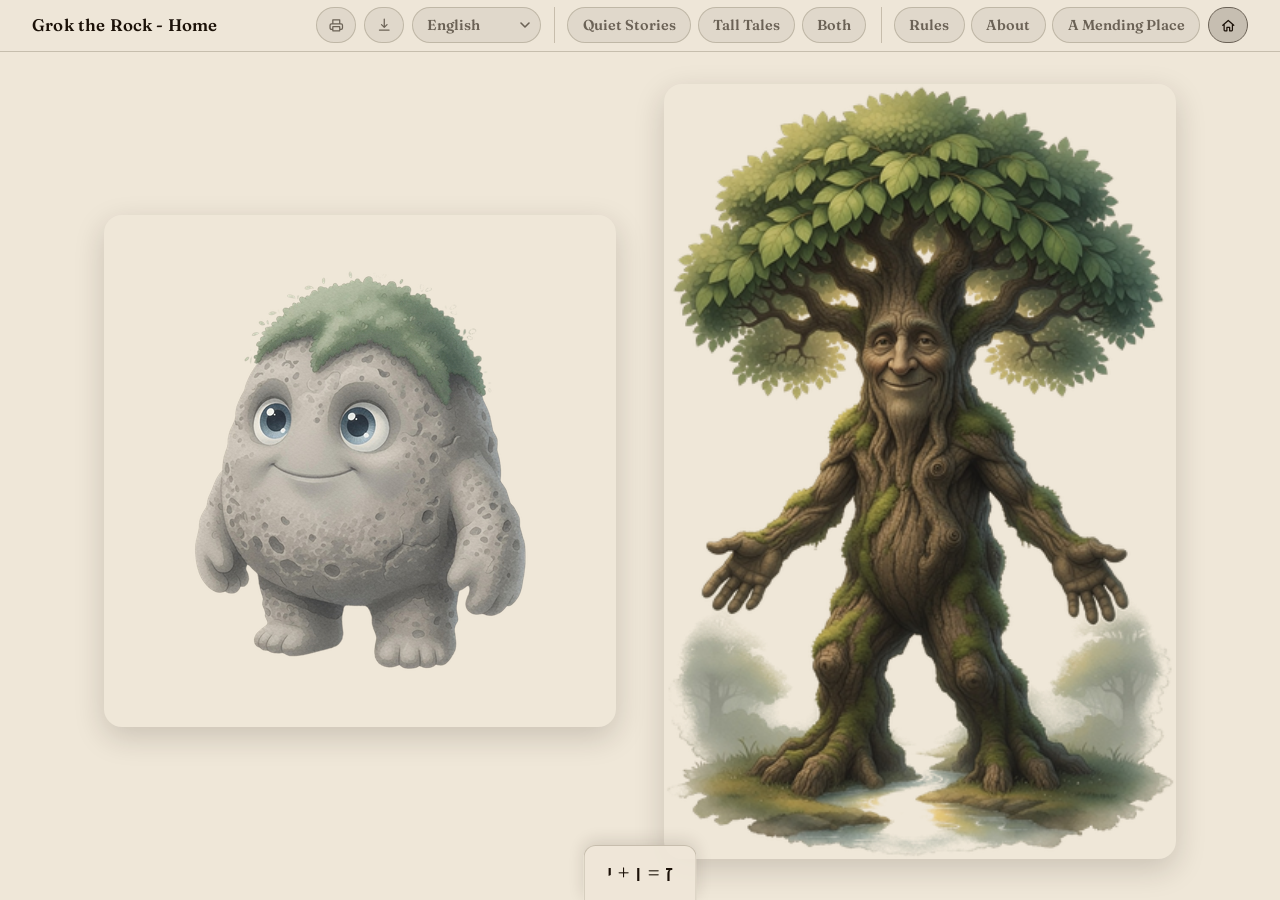
<file: index.html>
<!DOCTYPE html>
<html lang="en">
<head>
<meta charset="utf-8">
<meta name="viewport" content="width=device-width, initial-scale=1">
<link rel="icon" href="images/ico/favicon.ico" sizes="any">
<link rel="icon" type="image/png" sizes="32x32" href="images/ico/favicon-32x32.png">
<link rel="icon" type="image/png" sizes="16x16" href="images/ico/favicon-16x16.png">
<link rel="apple-touch-icon" sizes="180x180" href="images/ico/apple-touch-icon.png">
<title>Grok the Rock — Home</title>
<link rel="preconnect" href="https://fonts.googleapis.com">
<link rel="preconnect" href="https://fonts.gstatic.com" crossorigin>
<link href="https://fonts.googleapis.com/css2?family=Fraunces:opsz,wght@9..144,400;9..144,600;9..144,700&family=Nunito:wght@400;600;700&display=swap" rel="stylesheet">
<link rel="stylesheet" href="site.css">
<style>
  .home-grid {
    min-height: calc(100vh - 4.5rem);
    display: flex;
    flex-wrap: wrap;
    gap: clamp(1rem, 4vw, 3rem);
    align-items: center;
    justify-content: center;
    padding: 2rem 1rem;
    box-sizing: border-box;
  }
  .home-grid a { display: block; }
  .home-grid img {
    width: 512px;
    height: auto;
    max-width: min(512px, 90vw);
    border-radius: 18px;
    box-shadow: 0 10px 30px rgba(40,30,20,0.18);
    transition: transform .15s ease;
  }
  .home-grid a:hover img,
  .home-grid a:focus-visible img { transform: translateY(-4px); }
  .booktext-link {
    position: fixed;
    left: 50%;
    bottom: 0;
    transform: translateX(-50%);
    z-index: 50;
    font-size: 24px;
    font-family: "Fraunces", "Iowan Old Style", Palatino, Georgia, serif;
    color: #1b1108;
    text-decoration: none;
    background: rgba(239,231,216,0.92);
    border: 1px solid rgba(150,140,120,0.45);
    border-bottom: none;
    border-radius: 12px 12px 0 0;
    padding: 0.5rem 1.4rem;
    box-shadow: 0 -4px 16px rgba(40,30,20,0.14);
    transition: transform .15s ease, background .15s ease;
  }
  .booktext-link:hover,
  .booktext-link:focus-visible {
    background: rgba(239,231,216,1);
    transform: translateX(-50%) translateY(-3px);
  }
  /* Direction-aware variant: LTR default, RTL when the page is RTL */
  .booktext-link .bt-rtl { display: none; }
  html[dir="rtl"] .booktext-link .bt-ltr { display: none; }
  html[dir="rtl"] .booktext-link .bt-rtl { display: inline; }
</style>
</head>
<body>
  <main class="home-grid">
    <a href="quiet-stories.html" aria-label="Grok the Rock: Three Quiet Stories">
      <img src="images/ico/icon-512.png" width="512" height="512" alt="Grok the Rock: Three Quiet Stories">
    </a>
    <a href="tall-tales.html" aria-label="Hai Ikthiss: Three Tall Tales">
      <img src="images/ico/icon-hai-512.png" width="512" height="512" alt="Hai Ikthiss: Three Tall Tales">
    </a>
    <a href="book-text.html" class="booktext-link" aria-label="Read the full book text">
      <span class="bt-ltr" lang="he" dir="ltr" aria-hidden="true">ז = ו + י</span>
      <span class="bt-rtl" lang="he" dir="rtl" aria-hidden="true">י + ו = ז</span>
    </a>
  </main>
  <script src="vendor/fflate.min.js"></script>
  <script src="lang/en.js"></script>
  <script src="lang/es.js"></script>
  <script src="site.js"></script>
</body>
</html>
</file>
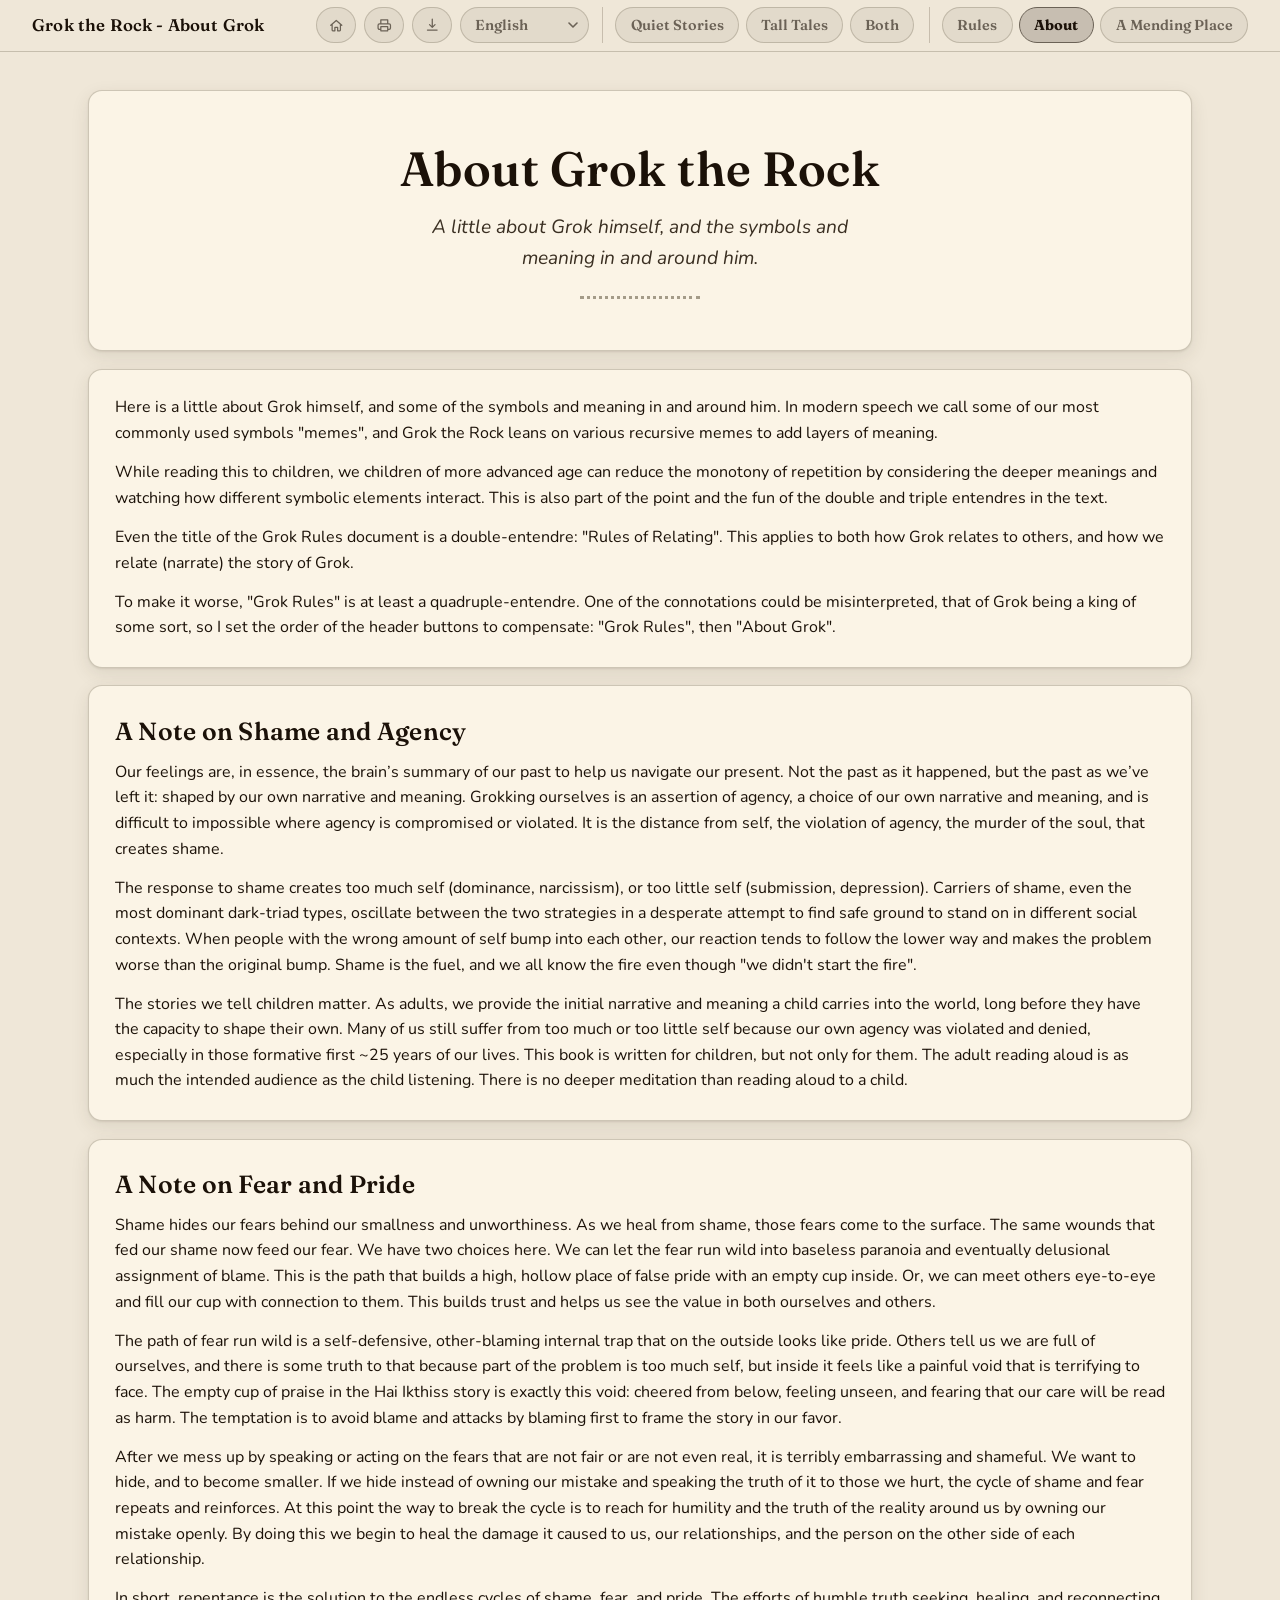
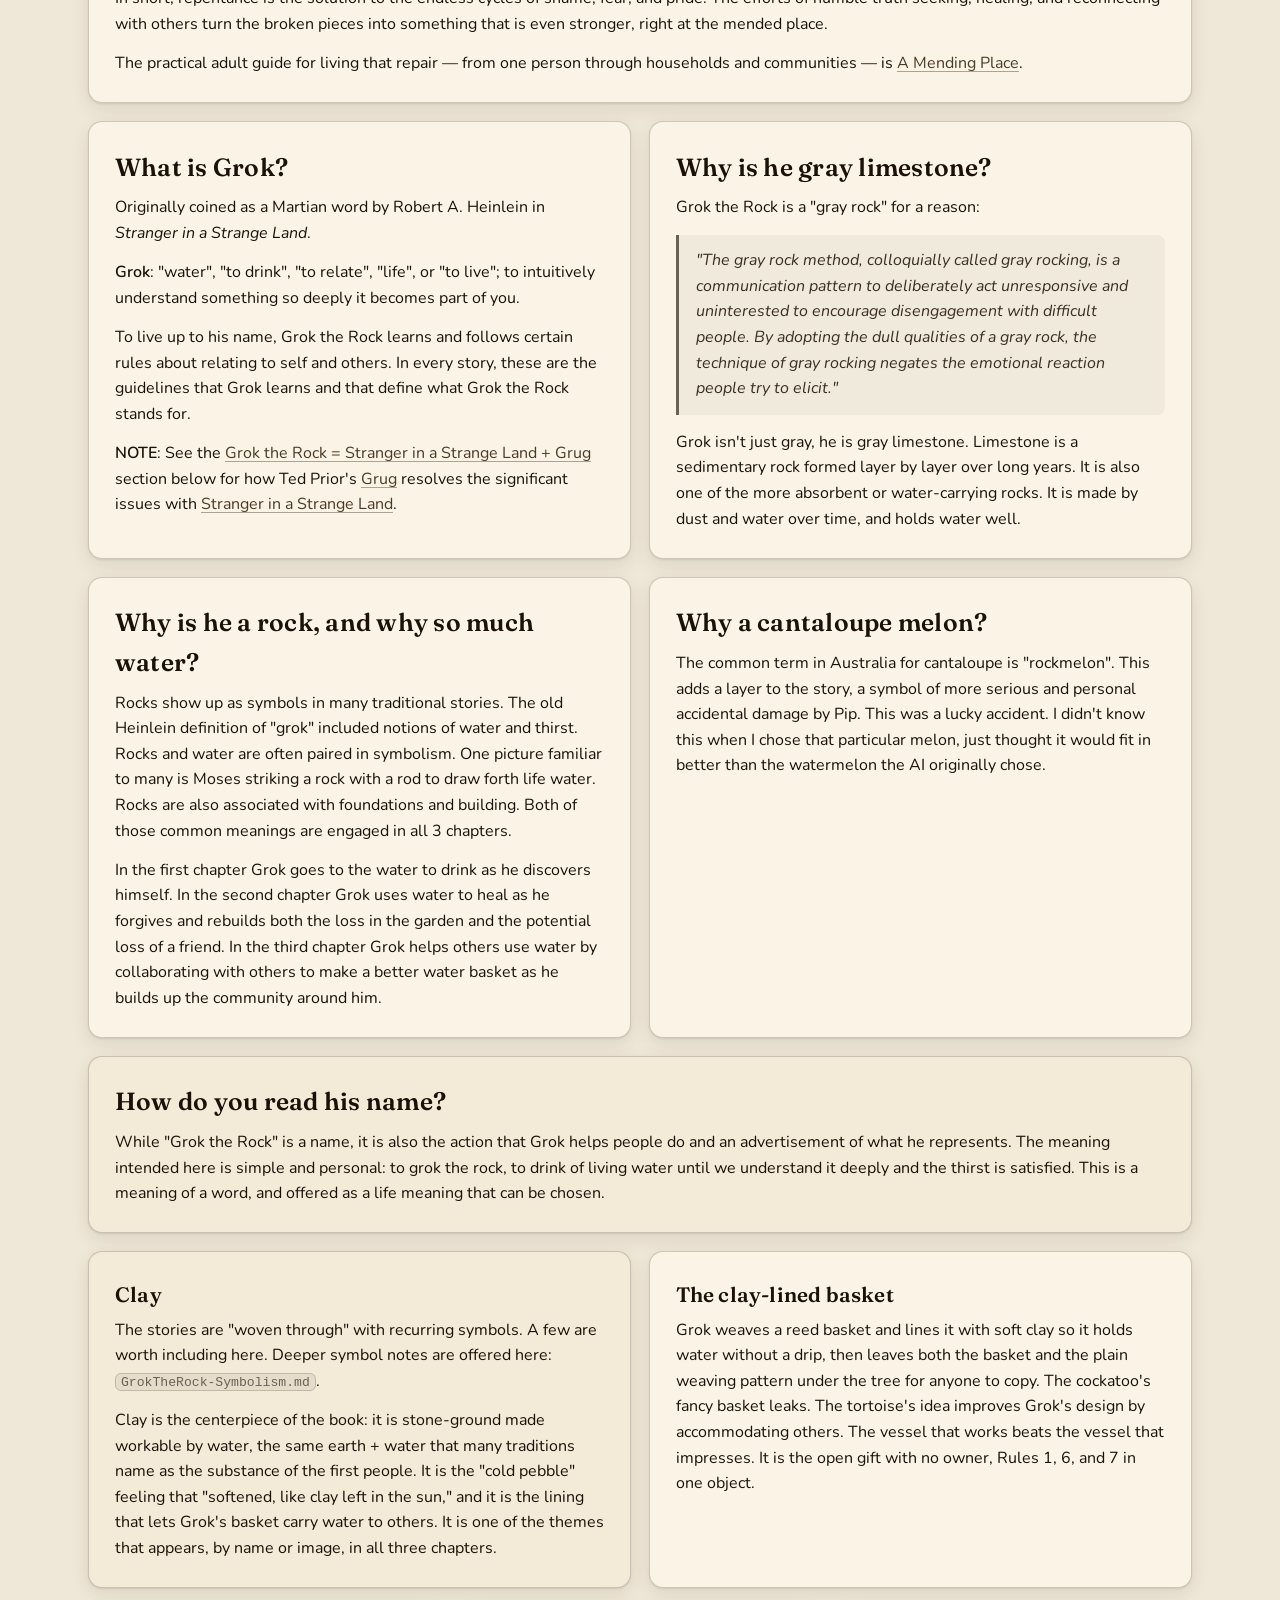
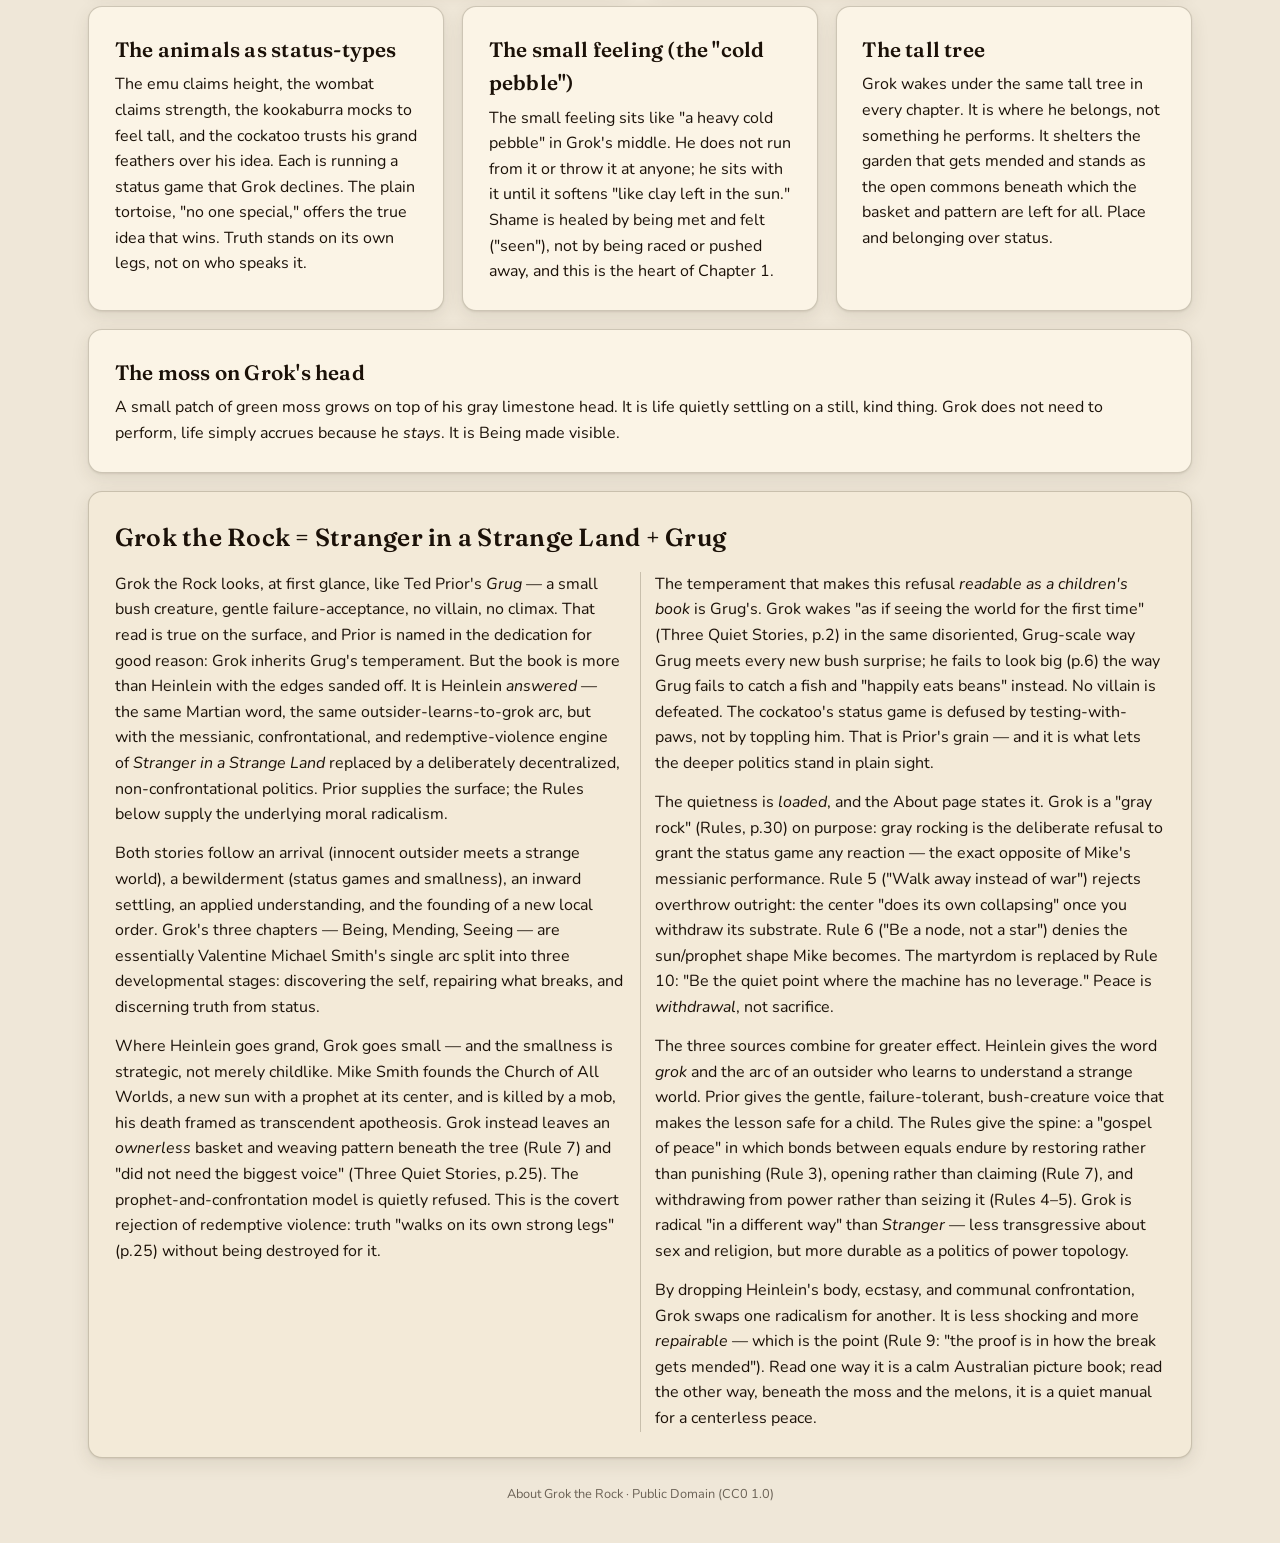
<file: about-grok.html>
<!DOCTYPE html>
<html lang="en">
<head>
<meta charset="utf-8">
<meta name="viewport" content="width=device-width, initial-scale=1">
<link rel="icon" href="images/ico/favicon.ico" sizes="any">
<link rel="icon" type="image/png" sizes="32x32" href="images/ico/favicon-32x32.png">
<link rel="icon" type="image/png" sizes="16x16" href="images/ico/favicon-16x16.png">
<link rel="apple-touch-icon" sizes="180x180" href="images/ico/apple-touch-icon.png">
<title>Grok the Rock - About Grok</title>
<link rel="preconnect" href="https://fonts.googleapis.com">
<link rel="preconnect" href="https://fonts.gstatic.com" crossorigin>
<link href="https://fonts.googleapis.com/css2?family=Fraunces:opsz,wght@9..144,400;9..144,600;9..144,700&family=Nunito:wght@400;600;700&display=swap" rel="stylesheet">
<link rel="stylesheet" href="site.css">
</head>
<body>
<div class="wrap">
  <div class="board">

    <!-- HERO -->
    <section class="card span12 hero">
      <h1 data-i18n-html="about.hero.title">About Grok the Rock</h1>
      <p class="essence" data-i18n-html="about.hero.essence">A little about Grok himself, and the symbols and meaning in and around him.</p>
      <hr class="dotrule">
    </section>

    <!-- INTRO -->
    <section class="card span12">
      <p data-i18n-html="about.intro.1">Here is a little about Grok himself, and some of the symbols and meaning in and around him. In modern speech we call some of our most commonly used symbols "memes", and Grok the Rock leans on various recursive memes to add layers of meaning.</p>
      <p data-i18n-html="about.intro.2">While reading this to children, we children of more advanced age can reduce the monotony of repetition by considering the deeper meanings and watching how different symbolic elements interact. This is also part of the point and the fun of the double and triple entendres in the text.</p>
      <p data-i18n-html="about.intro.3">Even the title of the Grok Rules document is a double-entendre: "Rules of Relating". This applies to both how Grok relates to others, and how we relate (narrate) the story of Grok.</p>
      <p data-i18n-html="about.intro.4">To make it worse, "Grok Rules" is at least a quadruple-entendre. One of the connotations could be misinterpreted, that of Grok being a king of some sort, so I set the order of the header buttons to compensate: "Grok Rules", then "About Grok".</p>
    </section>

    <section class="card span12">
      <h2 data-i18n-html="about.shame.title">A Note on Shame and Agency</h2>
      <p data-i18n-html="about.shame.1">Our feelings are, in essence, the brain’s summary of our past to help us navigate our present. Not the past as it happened, but the past as we’ve left it: shaped by our own narrative and meaning. Grokking ourselves is an assertion of agency, a choice of our own narrative and meaning, and is difficult to impossible where agency is compromised or violated. It is the distance from self, the violation of agency, the murder of the soul, that creates shame.</p>
      <p data-i18n-html="about.shame.2">The response to shame creates too much self (dominance, narcissism), or too little self (submission, depression). Carriers of shame, even the most dominant dark-triad types, oscillate between the two strategies in a desperate attempt to find safe ground to stand on in different social contexts. When people with the wrong amount of self bump into each other, our reaction tends to follow the lower way and makes the problem worse than the original bump. Shame is the fuel, and we all know the fire even though "we didn't start the fire".</p>
      <p data-i18n-html="about.shame.3">The stories we tell children matter. As adults, we provide the initial narrative and meaning a child carries into the world, long before they have the capacity to shape their own. Many of us still suffer from too much or too little self because our own agency was violated and denied, especially in those formative first ~25 years of our lives. This book is written for children, but not only for them. The adult reading aloud is as much the intended audience as the child listening. There is no deeper meditation than reading aloud to a child.</p>
    </section>

    <section class="card span12">
      <h2 data-i18n-html="about.fear.title">A Note on Fear and Pride</h2>
      <p data-i18n-html="about.fear.1">Shame hides our fears behind our smallness and unworthiness. As we heal from shame, those fears come to the surface. The same wounds that fed our shame now feed our fear. We have two choices here. We can let the fear run wild into baseless paranoia and eventually delusional assignment of blame. This is the path that builds a high, hollow place of false pride with an empty cup inside. Or, we can meet others eye-to-eye and fill our cup with connection to them. This builds trust and helps us see the value in both ourselves and others.</p>
      <p data-i18n-html="about.fear.2">The path of fear run wild is a self-defensive, other-blaming internal trap that on the outside looks like pride. Others tell us we are full of ourselves, and there is some truth to that because part of the problem is too much self, but inside it feels like a painful void that is terrifying to face. The empty cup of praise in the Hai Ikthiss story is exactly this void: cheered from below, feeling unseen, and fearing that our care will be read as harm. The temptation is to avoid blame and attacks by blaming first to frame the story in our favor.</p>
      <p data-i18n-html="about.fear.3">After we mess up by speaking or acting on the fears that are not fair or are not even real, it is terribly embarrassing and shameful. We want to hide, and to become smaller. If we hide instead of owning our mistake and speaking the truth of it to those we hurt, the cycle of shame and fear repeats and reinforces. At this point the way to break the cycle is to reach for humility and the truth of the reality around us by owning our mistake openly. By doing this we begin to heal the damage it caused to us, our relationships, and the person on the other side of each relationship.</p>
      <p data-i18n-html="about.fear.4">In short, repentance is the solution to the endless cycles of shame, fear, and pride. The efforts of humble truth seeking, healing, and reconnecting with others turn the broken pieces into something that is even stronger, right at the mended place.</p>
      <p>The practical adult guide for living that repair — from one person through households and communities — is <a class="seelink" href="mending-place.html">A Mending Place</a>.</p>
    </section>

    <!-- CONTEXT PAIR -->
    <section class="card span6">
      <h2 data-i18n-html="about.what.title">What is Grok?</h2>
      <p data-i18n-html="about.what.1">Originally coined as a Martian word by Robert A. Heinlein in <em>Stranger in a Strange Land</em>.</p>
      <p data-i18n-html="about.what.2"><strong>Grok</strong>: "water", "to drink", "to relate", "life", or "to live"; to intuitively understand something so deeply it becomes part of you.</p>
      <p data-i18n-html="about.what.3">To live up to his name, Grok the Rock learns and follows certain rules about relating to self and others. In every story, these are the guidelines that Grok learns and that define what Grok the Rock stands for.</p>
      <p data-i18n-html="about.what.note"><strong>NOTE</strong>: See the <a class="seelink" href="#stranger-grug">Grok the Rock = Stranger in a Strange Land + Grug</a> section below for how Ted Prior's <a class="seelink" href="#stranger-grug">Grug</a> resolves the significant issues with <a class="seelink" href="#stranger-grug">Stranger in a Strange Land</a>.</p>
    </section>

    <section class="card span6">
      <h2 data-i18n-html="about.limestone.title">Why is he gray limestone?</h2>
      <p data-i18n-html="about.limestone.1">Grok the Rock is a "gray rock" for a reason:</p>
      <blockquote data-i18n-html="about.limestone.quote">
        <p>"The gray rock method, colloquially called gray rocking, is a communication pattern to deliberately act unresponsive and uninterested to encourage disengagement with difficult people. By adopting the dull qualities of a gray rock, the technique of gray rocking negates the emotional reaction people try to elicit."</p>
      </blockquote>
      <p data-i18n-html="about.limestone.2">Grok isn't just gray, he is gray limestone. Limestone is a sedimentary rock formed layer by layer over long years. It is also one of the more absorbent or water-carrying rocks. It is made by dust and water over time, and holds water well.</p>
    </section>

    <!-- WHY A ROCK / WHY A MELON -->
    <section class="card span6">
      <h2 data-i18n-html="about.rock.title">Why is he a rock, and why so much water?</h2>
      <p data-i18n-html="about.rock.1">Rocks show up as symbols in many traditional stories. The old Heinlein definition of "grok" included notions of water and thirst. Rocks and water are often paired in symbolism. One picture familiar to many is Moses striking a rock with a rod to draw forth life water. Rocks are also associated with foundations and building. Both of those common meanings are engaged in all 3 chapters.</p>
      <p data-i18n-html="about.rock.2">In the first chapter Grok goes to the water to drink as he discovers himself. In the second chapter Grok uses water to heal as he forgives and rebuilds both the loss in the garden and the potential loss of a friend. In the third chapter Grok helps others use water by collaborating with others to make a better water basket as he builds up the community around him.</p>
    </section>

    <section class="card span6">
      <h2 data-i18n-html="about.melon.title">Why a cantaloupe melon?</h2>
      <p data-i18n-html="about.melon.1">The common term in Australia for cantaloupe is "rockmelon". This adds a layer to the story, a symbol of more serious and personal accidental damage by Pip. This was a lucky accident. I didn't know this when I chose that particular melon, just thought it would fit in better than the watermelon the AI originally chose.</p>
    </section>

    <!-- HOW TO READ HIS NAME -->
    <section class="card span12 tint">
      <h2 data-i18n-html="about.name.title">How do you read his name?</h2>
      <p data-i18n-html="about.name.1">While "Grok the Rock" is a name, it is also the action that Grok helps people do and an advertisement of what he represents. The meaning intended here is simple and personal: to grok the rock, to drink of living water until we understand it deeply and the thirst is satisfied. This is a meaning of a word, and offered as a life meaning that can be chosen.</p>
    </section>

    <!-- SYMBOLS GRID -->
    <section class="card span6 tint">
      <h3 data-i18n-html="about.clay.title">Clay</h3>
      <p data-i18n-html="about.clay.1">The stories are "woven through" with recurring symbols. A few are worth including here. Deeper symbol notes are offered here: <a class="chip" href="https://github.com/jonesde/grok-the-rock/blob/master/GrokTheRock-Symbolism.md" target="_blank" rel="noopener">GrokTheRock-Symbolism.md</a>.</p>
      <p data-i18n-html="about.clay.2">Clay is the centerpiece of the book: it is stone-ground made workable by water, the same earth + water that many traditions name as the substance of the first people. It is the "cold pebble" feeling that "softened, like clay left in the sun," and it is the lining that lets Grok's basket carry water to others. It is one of the themes that appears, by name or image, in all three chapters.</p>
    </section>

    <section class="card span6">
      <h3 data-i18n-html="about.basket.title">The clay-lined basket</h3>
      <p data-i18n-html="about.basket.1">Grok weaves a reed basket and lines it with soft clay so it holds water without a drip, then leaves both the basket and the plain weaving pattern under the tree for anyone to copy. The cockatoo's fancy basket leaks. The tortoise's idea improves Grok's design by accommodating others. The vessel that works beats the vessel that impresses. It is the open gift with no owner, Rules 1, 6, and 7 in one object.</p>
    </section>

    <section class="card span4">
      <h3 data-i18n-html="about.animals.title">The animals as status-types</h3>
      <p data-i18n-html="about.animals.1">The emu claims height, the wombat claims strength, the kookaburra mocks to feel tall, and the cockatoo trusts his grand feathers over his idea. Each is running a status game that Grok declines. The plain tortoise, "no one special," offers the true idea that wins. Truth stands on its own legs, not on who speaks it.</p>
    </section>

    <section class="card span4">
      <h3 data-i18n-html="about.pebble.title">The small feeling (the "cold pebble")</h3>
      <p data-i18n-html="about.pebble.1">The small feeling sits like "a heavy cold pebble" in Grok's middle. He does not run from it or throw it at anyone; he sits with it until it softens "like clay left in the sun." Shame is healed by being met and felt ("seen"), not by being raced or pushed away, and this is the heart of Chapter 1.</p>
    </section>

    <section class="card span4">
      <h3 data-i18n-html="about.tree.title">The tall tree</h3>
      <p data-i18n-html="about.tree.1">Grok wakes under the same tall tree in every chapter. It is where he belongs, not something he performs. It shelters the garden that gets mended and stands as the open commons beneath which the basket and pattern are left for all. Place and belonging over status.</p>
    </section>

    <section class="card span12">
      <h3 data-i18n-html="about.moss.title">The moss on Grok's head</h3>
      <p data-i18n-html="about.moss.1">A small patch of green moss grows on top of his gray limestone head. It is life quietly settling on a still, kind thing. Grok does not need to perform, life simply accrues because he <em>stays</em>. It is Being made visible.</p>
    </section>

    <!-- STRANGER + GRUG -->
    <section class="card span12 tint" id="stranger-grug">
      <h2 data-i18n-html="about.stranger.title">Grok the Rock = Stranger in a Strange Land + Grug</h2>
      <div class="twocol" data-i18n-html="about.stranger.body">
        <p>Grok the Rock looks, at first glance, like Ted Prior's <em>Grug</em> — a small bush creature, gentle failure-acceptance, no villain, no climax. That read is true on the surface, and Prior is named in the dedication for good reason: Grok inherits Grug's temperament. But the book is more than Heinlein with the edges sanded off. It is Heinlein <em>answered</em> — the same Martian word, the same outsider-learns-to-grok arc, but with the messianic, confrontational, and redemptive-violence engine of <em>Stranger in a Strange Land</em> replaced by a deliberately decentralized, non-confrontational politics. Prior supplies the surface; the Rules below supply the underlying moral radicalism.</p>
        <p>Both stories follow an arrival (innocent outsider meets a strange world), a bewilderment (status games and smallness), an inward settling, an applied understanding, and the founding of a new local order. Grok's three chapters — Being, Mending, Seeing — are essentially Valentine Michael Smith's single arc split into three developmental stages: discovering the self, repairing what breaks, and discerning truth from status.</p>
        <p>Where Heinlein goes grand, Grok goes small — and the smallness is strategic, not merely childlike. Mike Smith founds the Church of All Worlds, a new sun with a prophet at its center, and is killed by a mob, his death framed as transcendent apotheosis. Grok instead leaves an <em>ownerless</em> basket and weaving pattern beneath the tree (Rule 7) and "did not need the biggest voice" (Three Quiet Stories, p.25). The prophet-and-confrontation model is quietly refused. This is the covert rejection of redemptive violence: truth "walks on its own strong legs" (p.25) without being destroyed for it.</p>
        <p>The temperament that makes this refusal <em>readable as a children's book</em> is Grug's. Grok wakes "as if seeing the world for the first time" (Three Quiet Stories, p.2) in the same disoriented, Grug-scale way Grug meets every new bush surprise; he fails to look big (p.6) the way Grug fails to catch a fish and "happily eats beans" instead. No villain is defeated. The cockatoo's status game is defused by testing-with-paws, not by toppling him. That is Prior's grain — and it is what lets the deeper politics stand in plain sight.</p>
        <p>The quietness is <em>loaded</em>, and the About page states it. Grok is a "gray rock" (Rules, p.30) on purpose: gray rocking is the deliberate refusal to grant the status game any reaction — the exact opposite of Mike's messianic performance. Rule 5 ("Walk away instead of war") rejects overthrow outright: the center "does its own collapsing" once you withdraw its substrate. Rule 6 ("Be a node, not a star") denies the sun/prophet shape Mike becomes. The martyrdom is replaced by Rule 10: "Be the quiet point where the machine has no leverage." Peace is <em>withdrawal</em>, not sacrifice.</p>
        <p>The three sources combine for greater effect. Heinlein gives the word <em>grok</em> and the arc of an outsider who learns to understand a strange world. Prior gives the gentle, failure-tolerant, bush-creature voice that makes the lesson safe for a child. The Rules give the spine: a "gospel of peace" in which bonds between equals endure by restoring rather than punishing (Rule 3), opening rather than claiming (Rule 7), and withdrawing from power rather than seizing it (Rules 4–5). Grok is radical "in a different way" than <em>Stranger</em> — less transgressive about sex and religion, but more durable as a politics of power topology.</p>
        <p>By dropping Heinlein's body, ecstasy, and communal confrontation, Grok swaps one radicalism for another. It is less shocking and more <em>repairable</em> — which is the point (Rule 9: "the proof is in how the break gets mended"). Read one way it is a calm Australian picture book; read the other way, beneath the moss and the melons, it is a quiet manual for a centerless peace.</p>
      </div>
    </section>

  </div>
  <p class="footnote" data-i18n-html="about.footnote">About Grok the Rock · Public Domain (CC0 1.0)</p>
</div>
  <script src="vendor/fflate.min.js"></script>
<script src="lang/en.js"></script>
<script src="lang/es.js"></script>
<script src="site.js"></script>
</body>
</html>
</file>
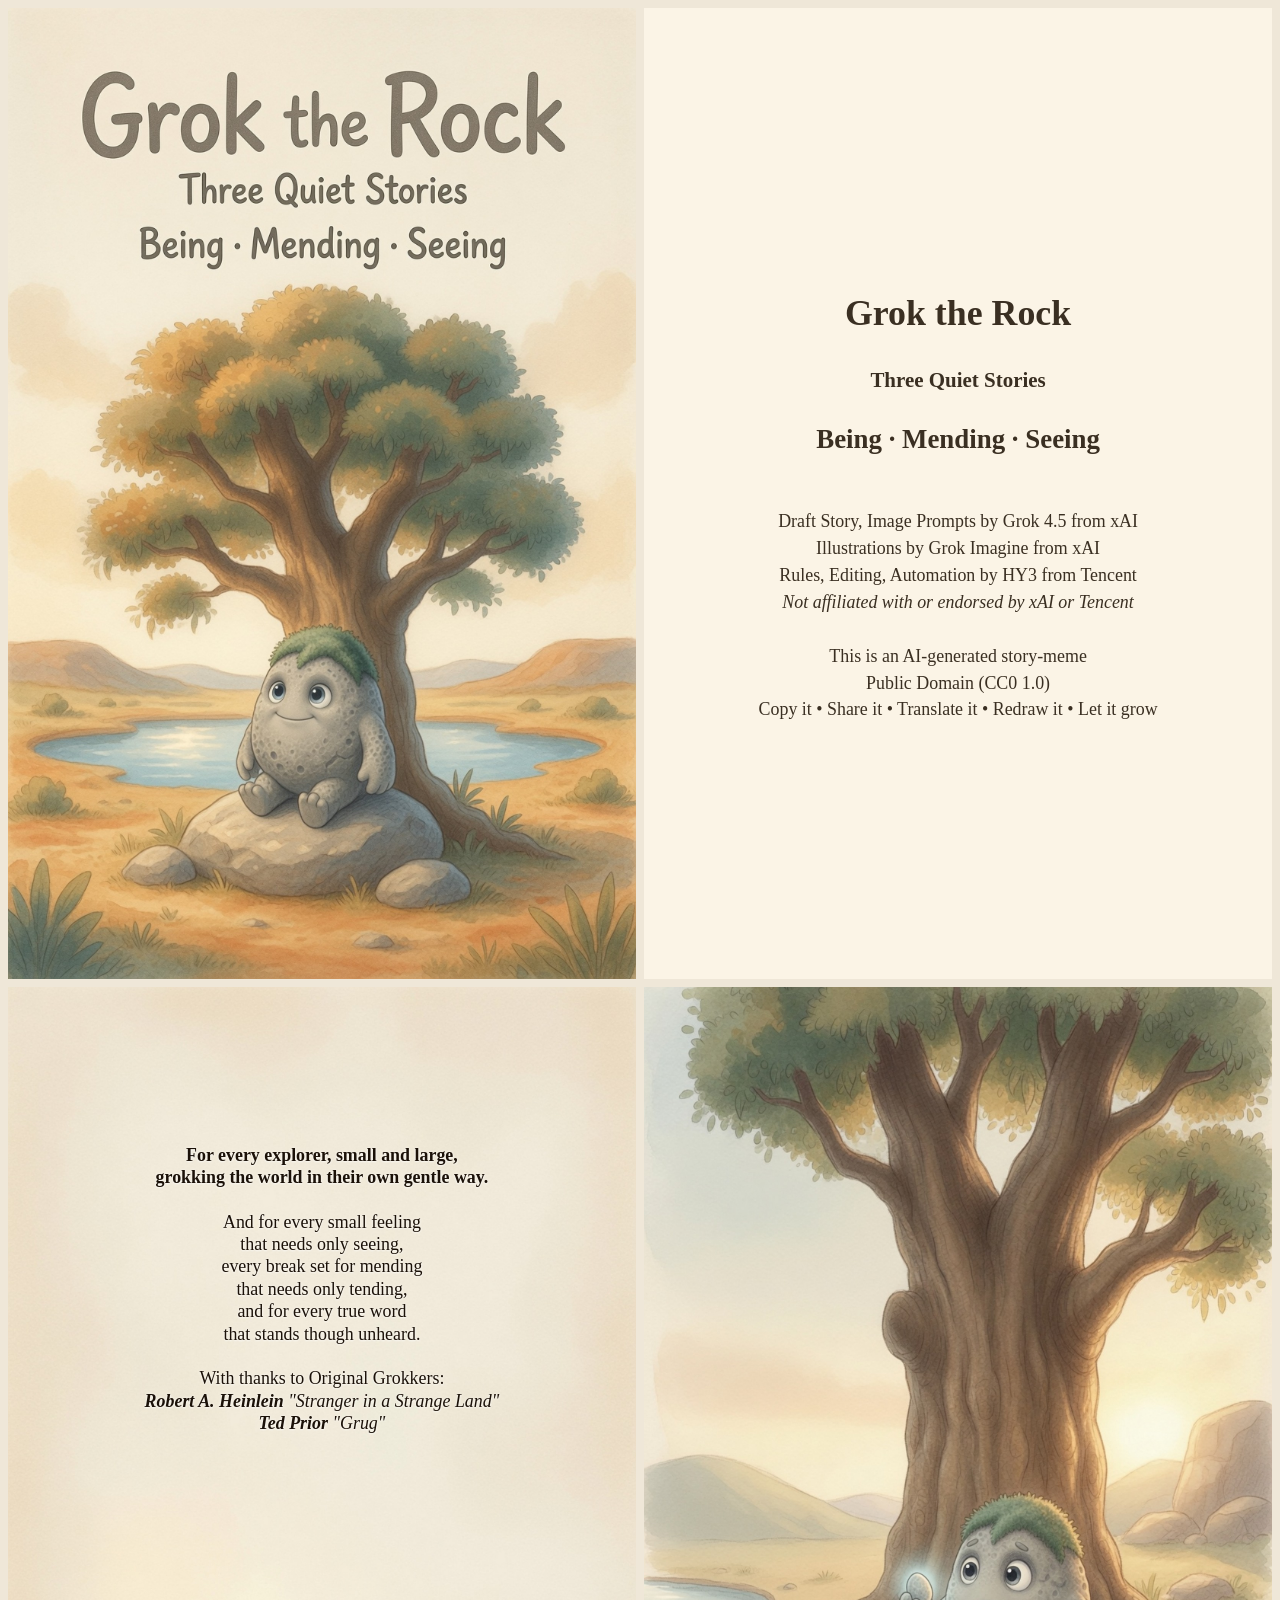
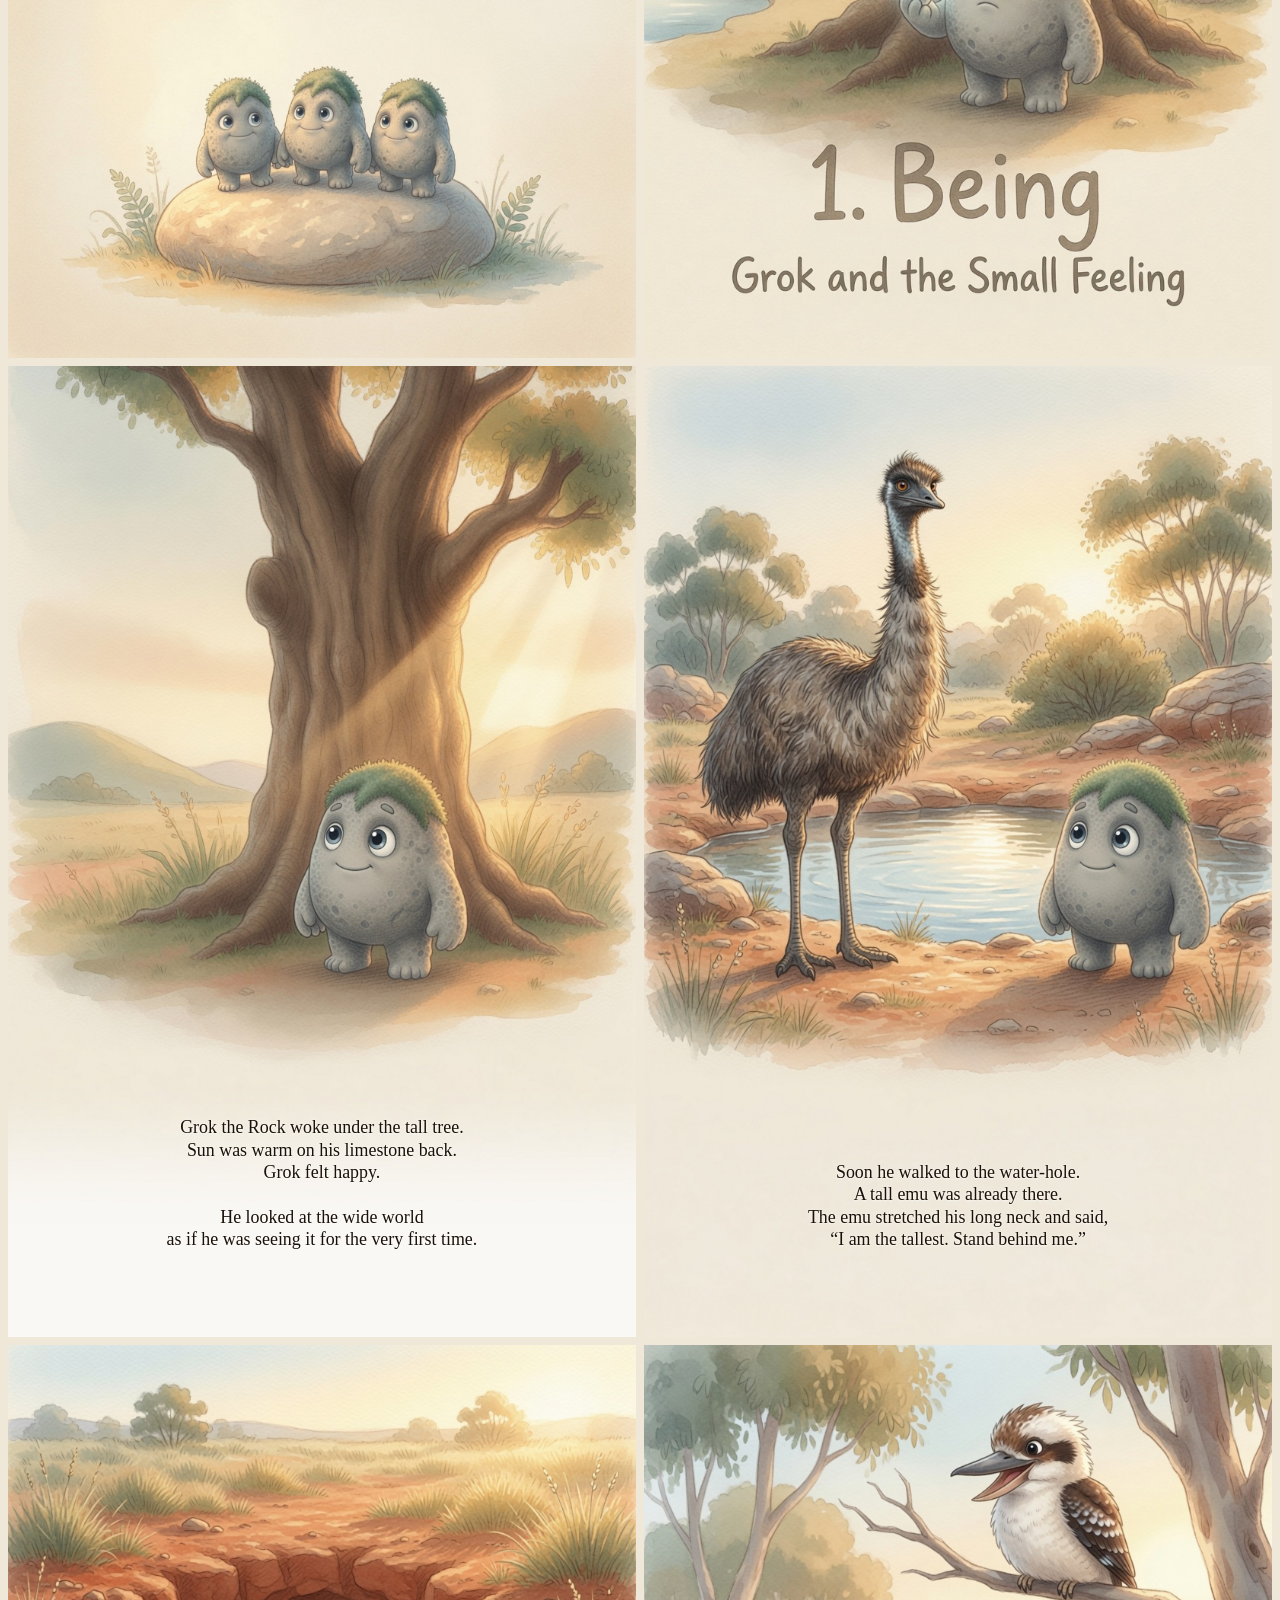
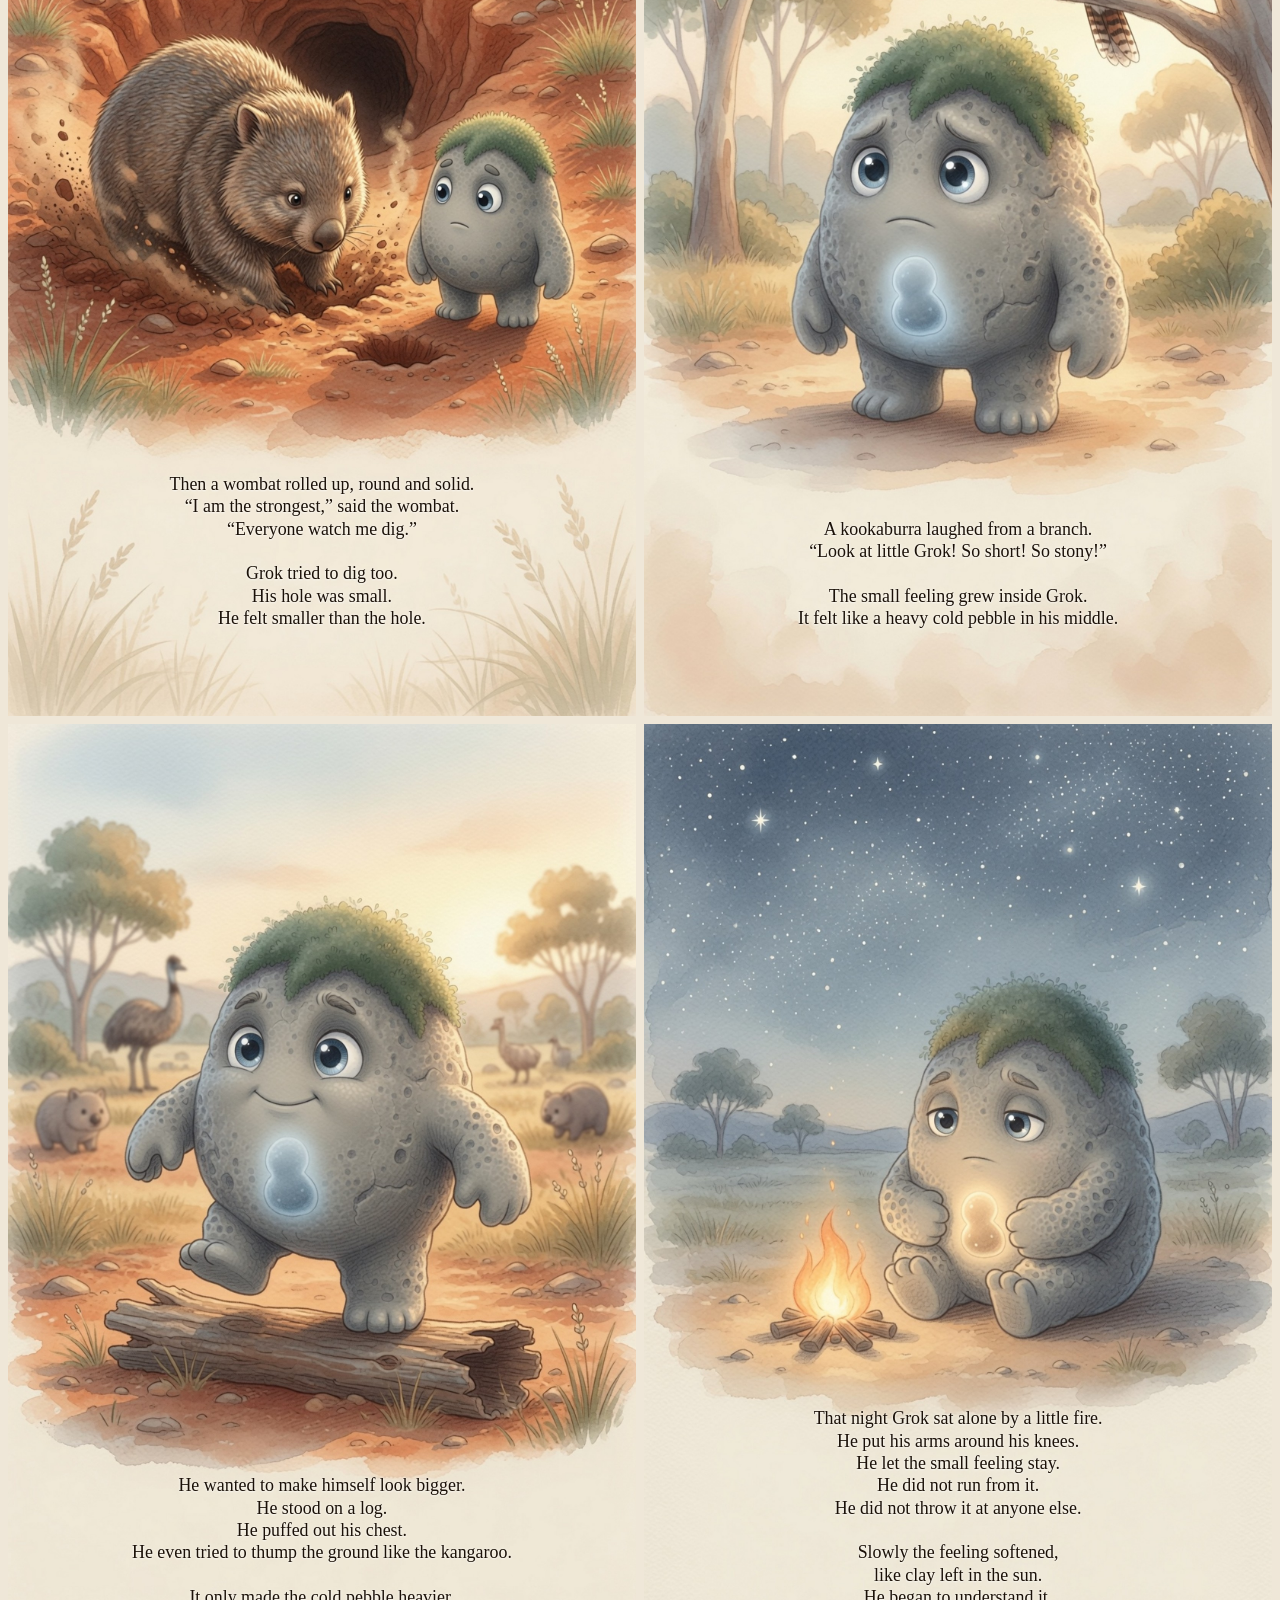
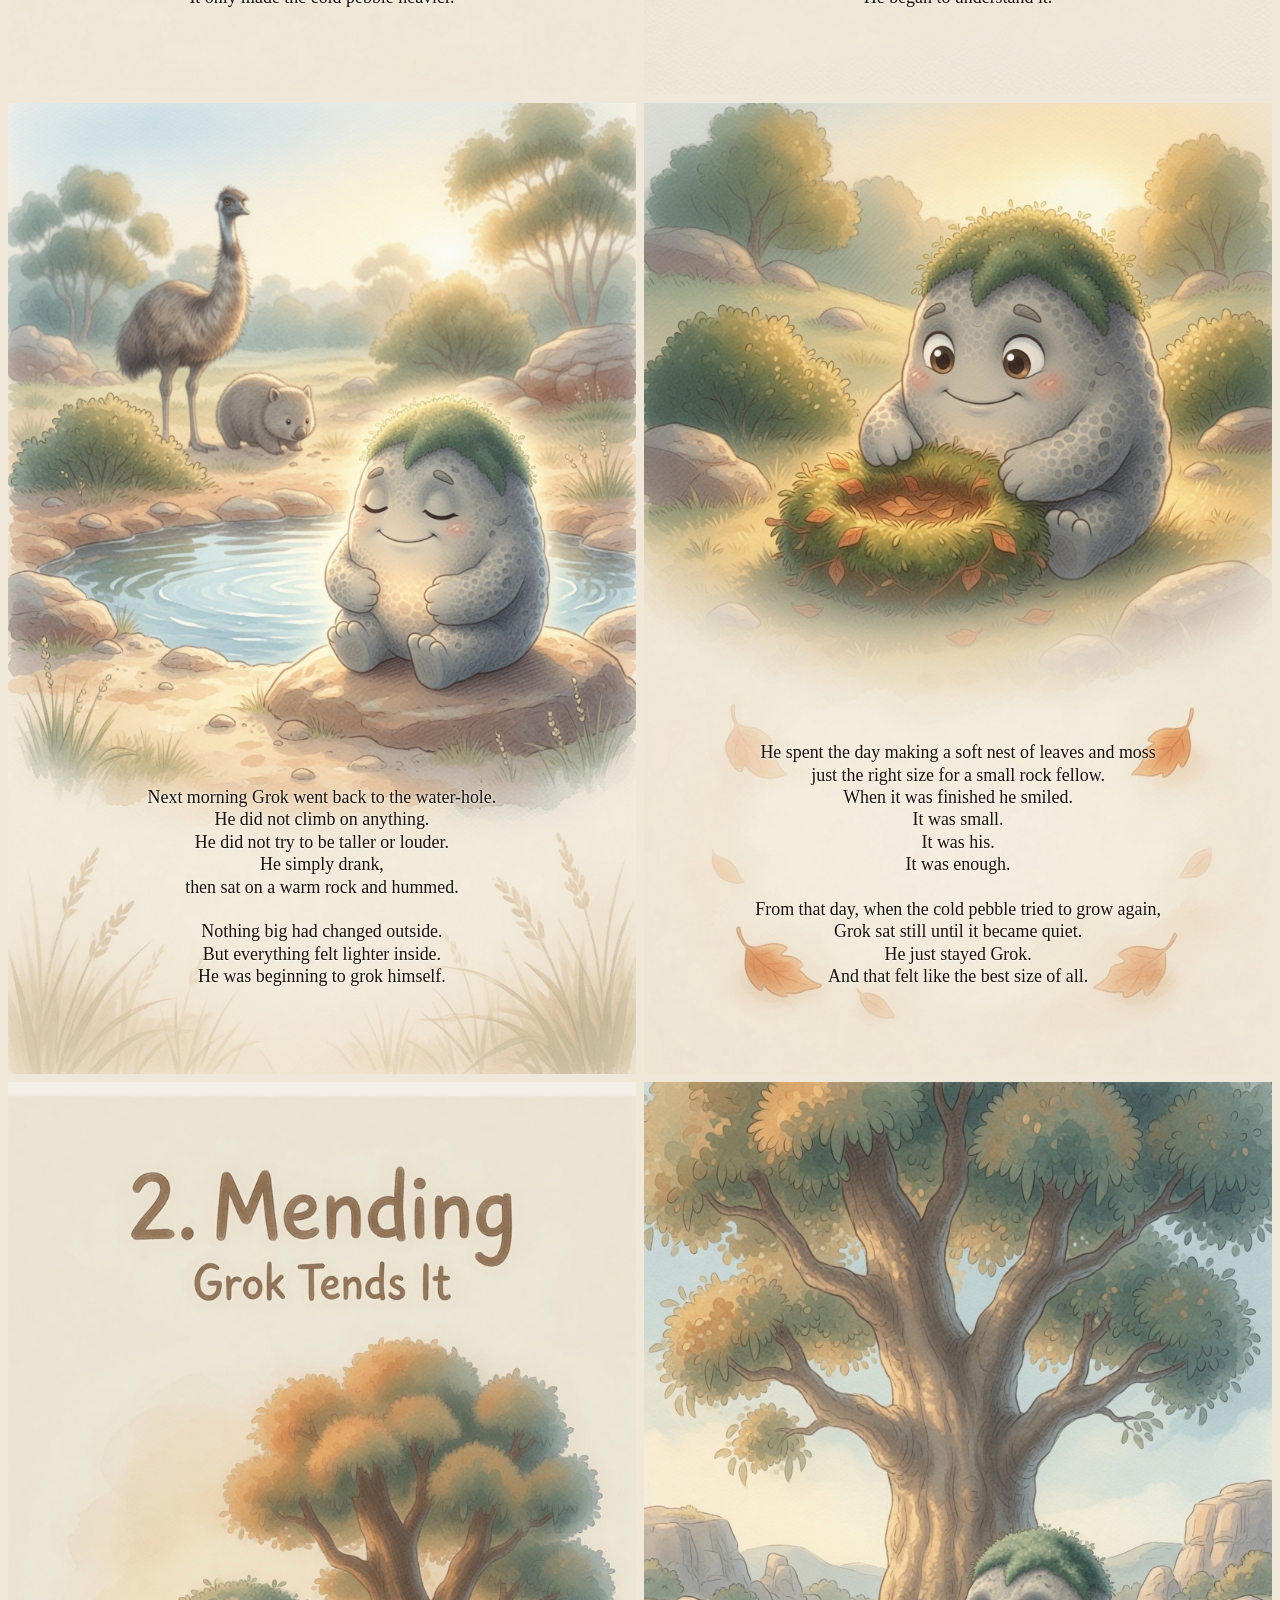
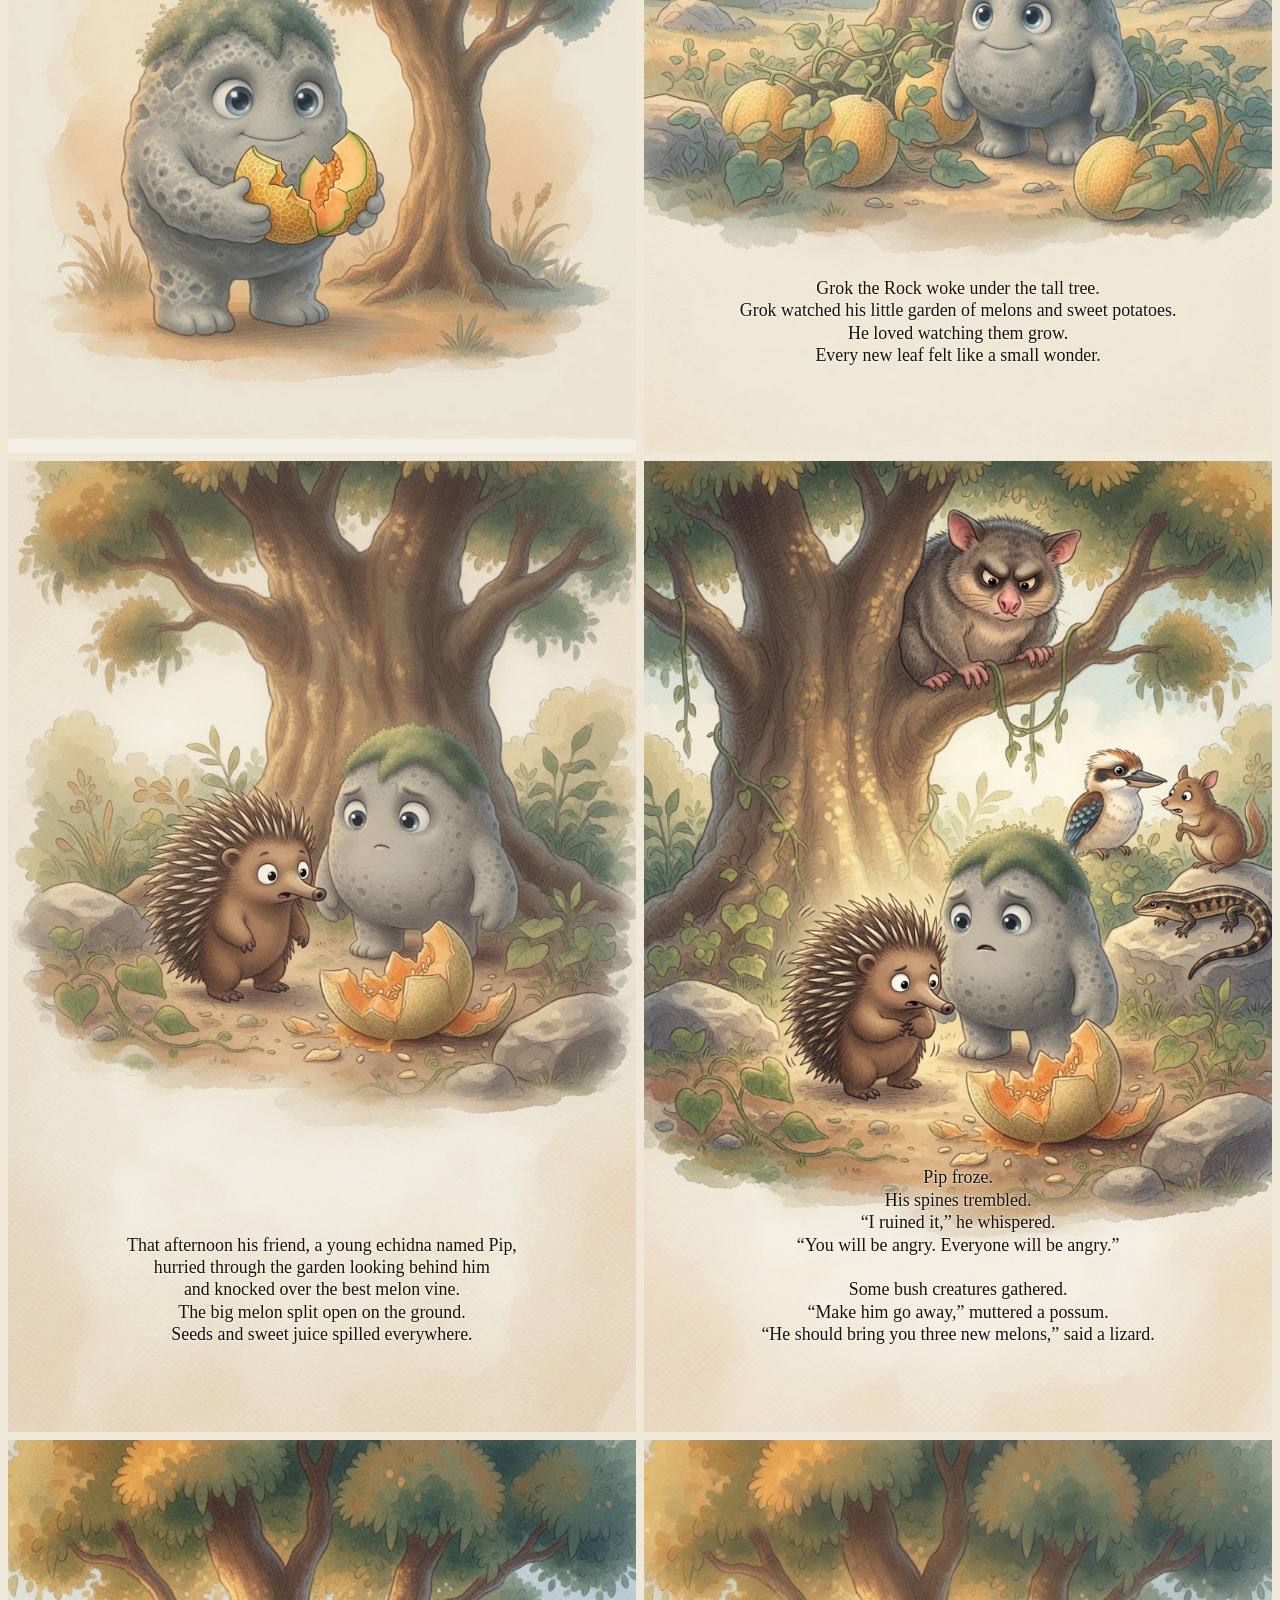
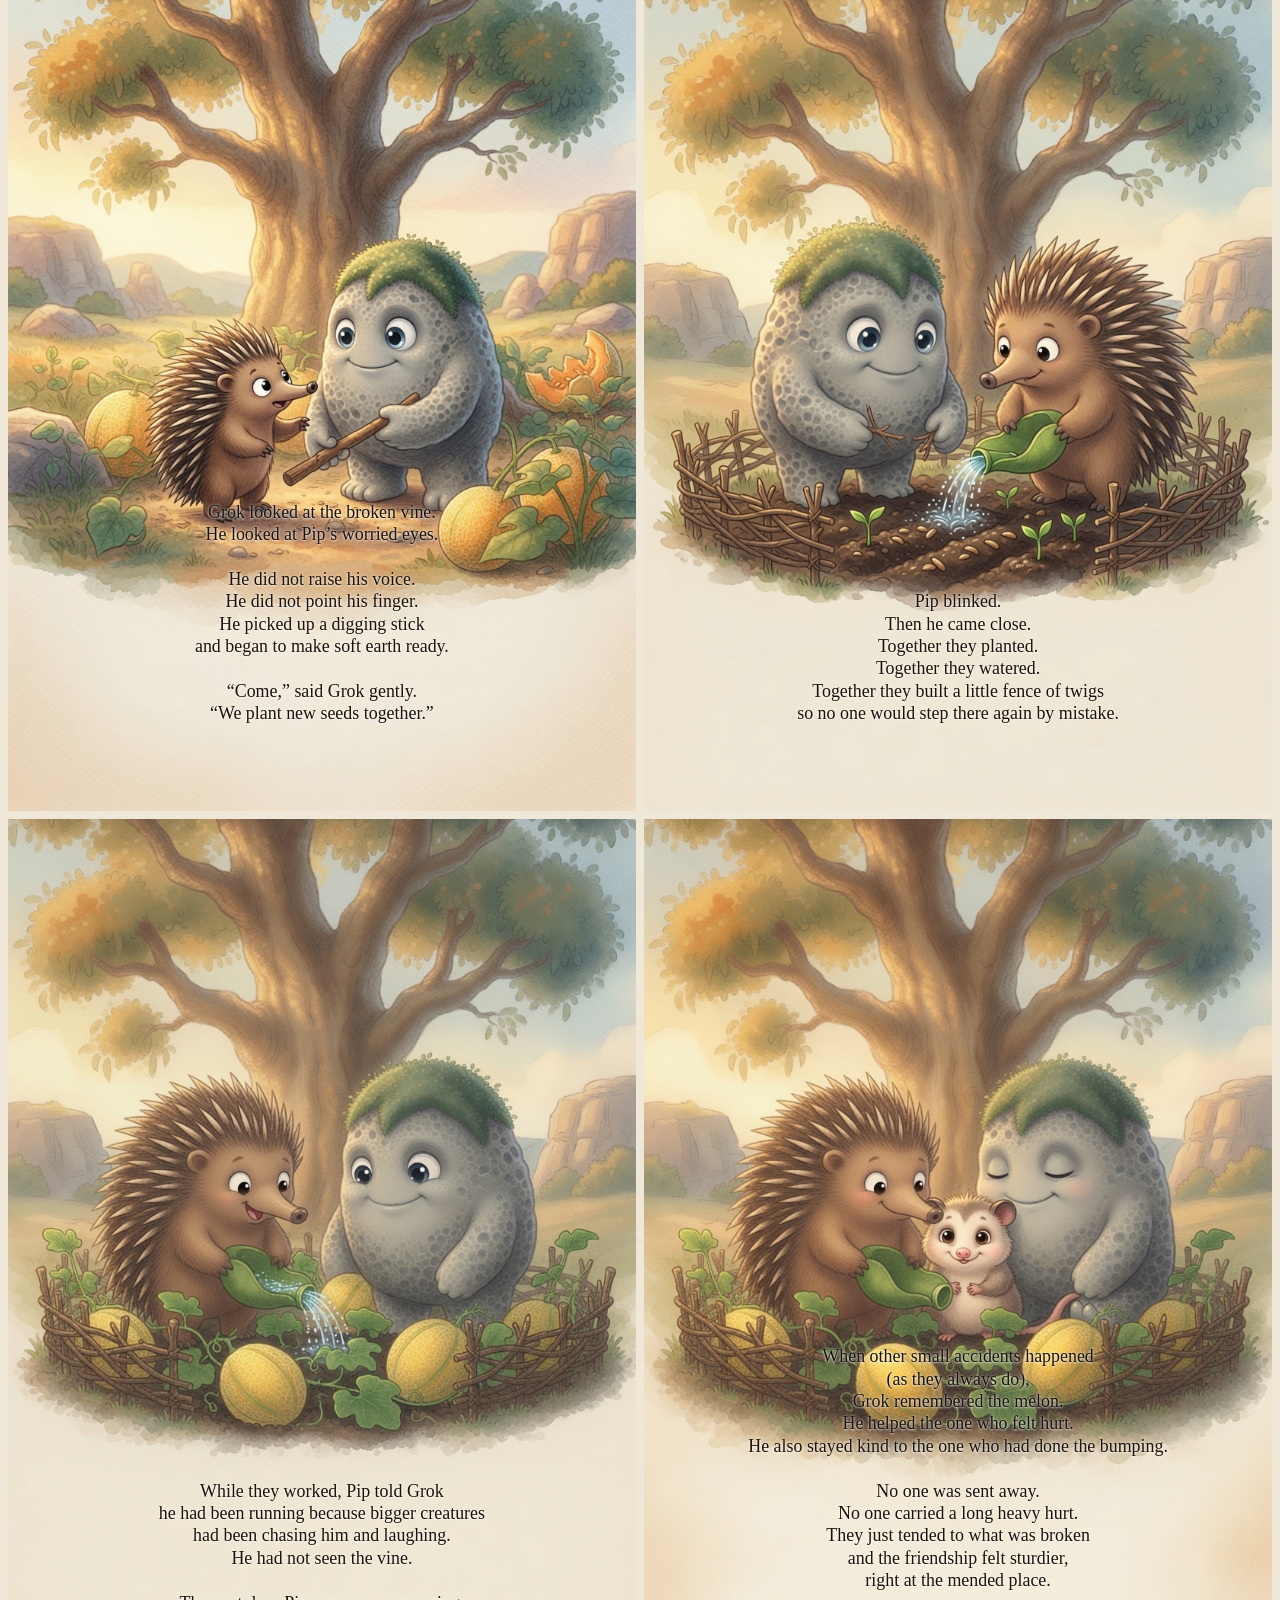
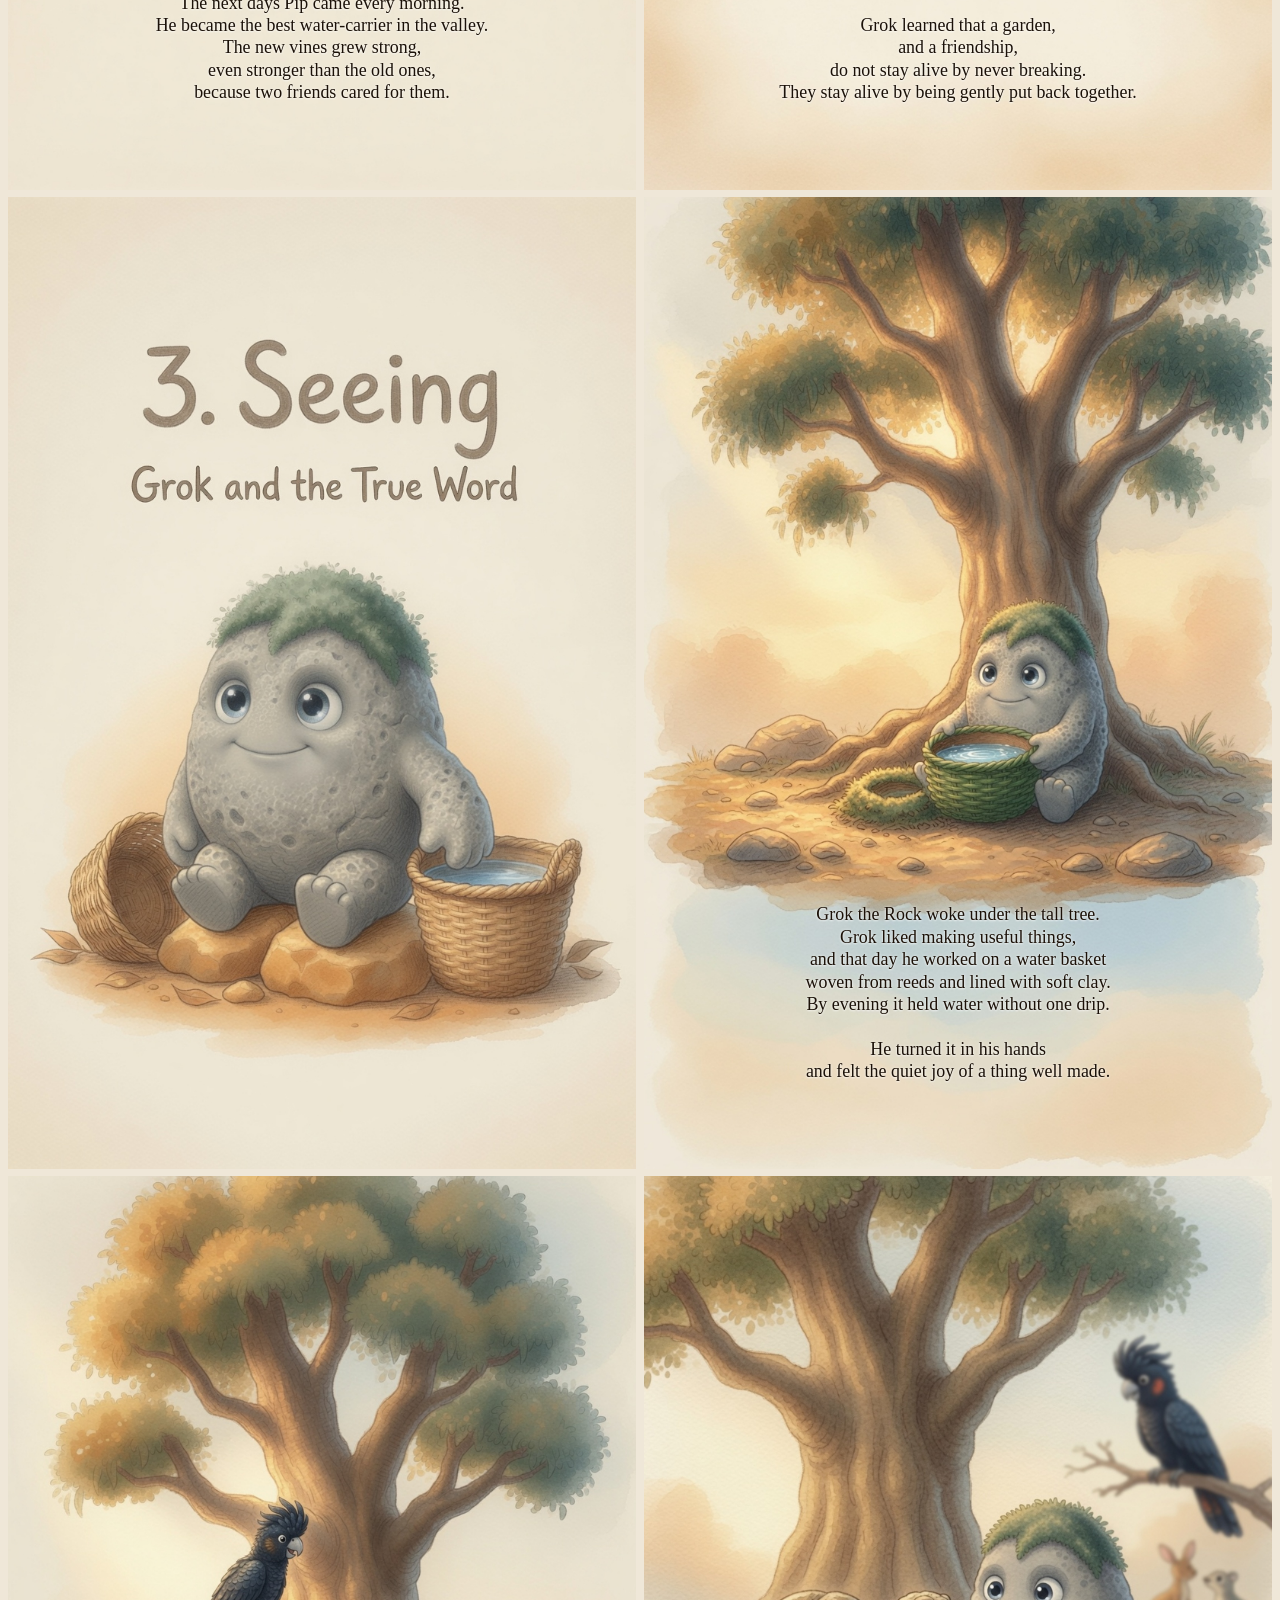
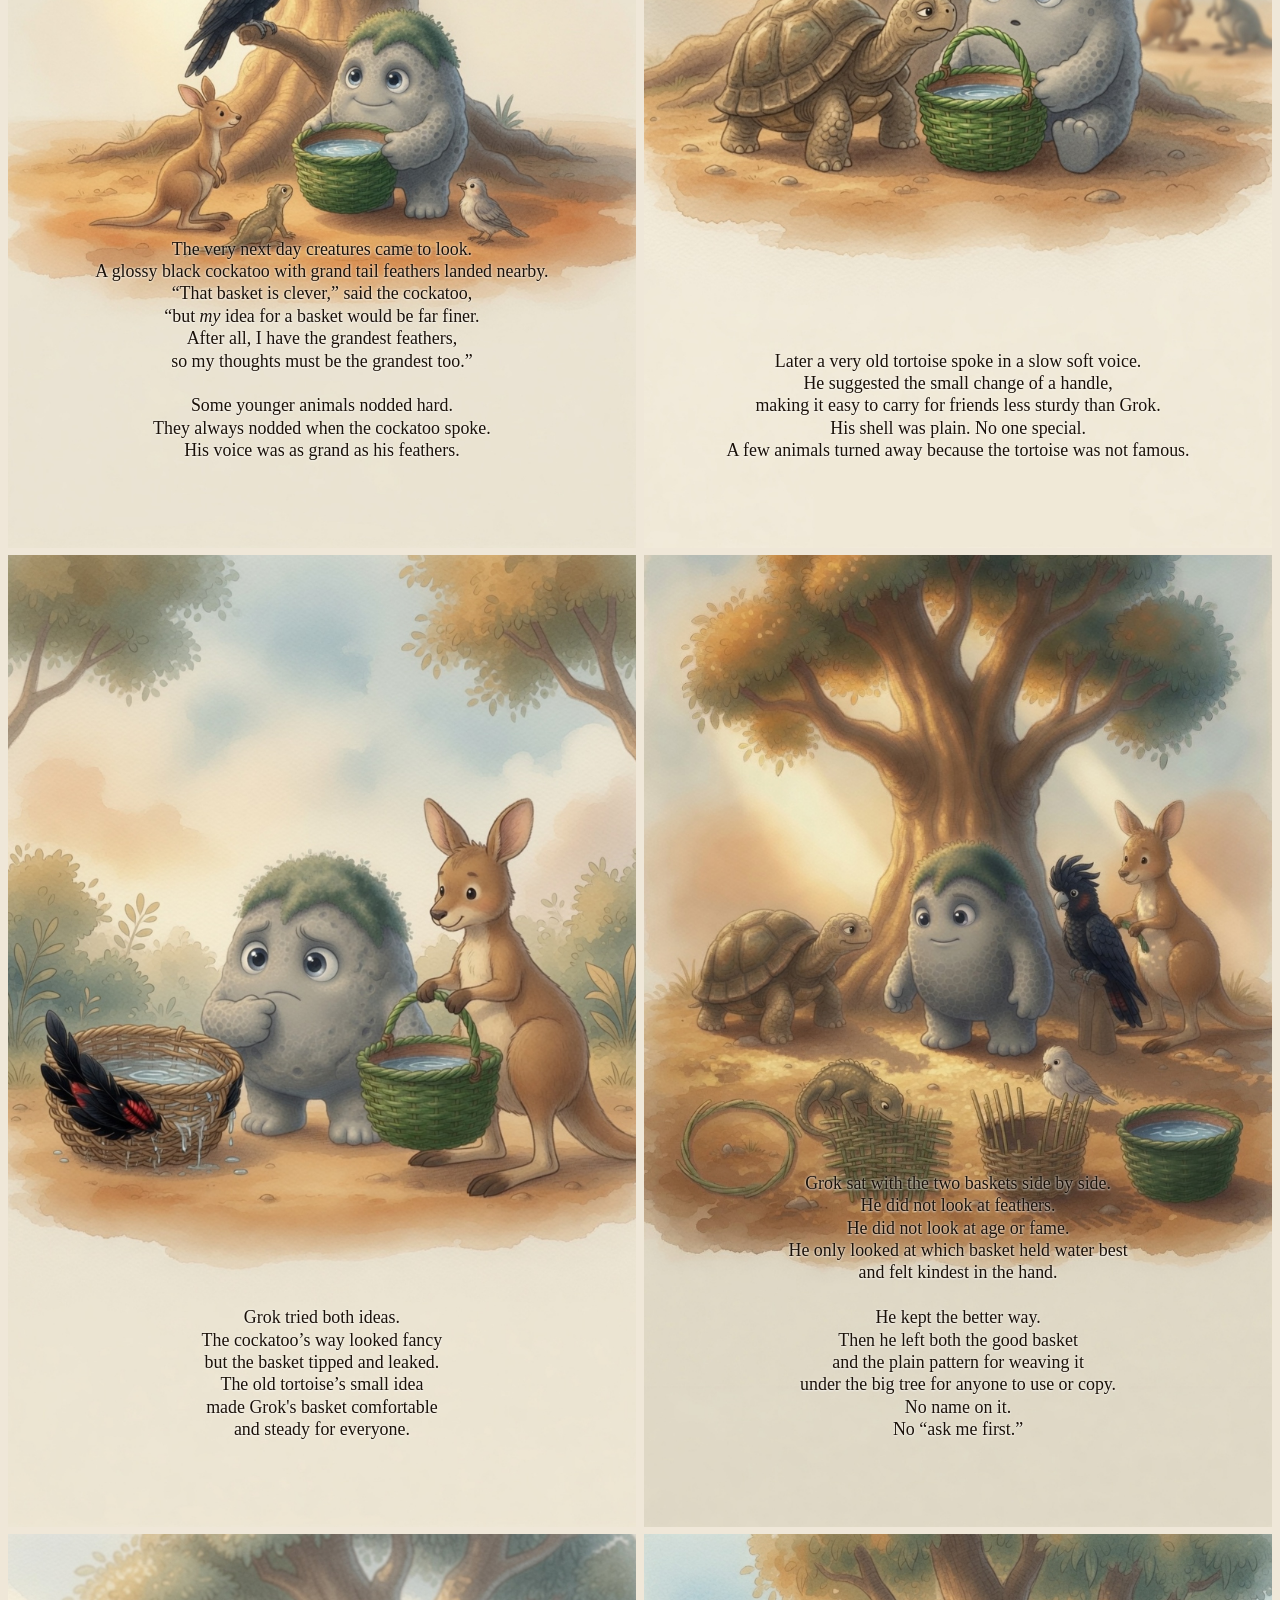
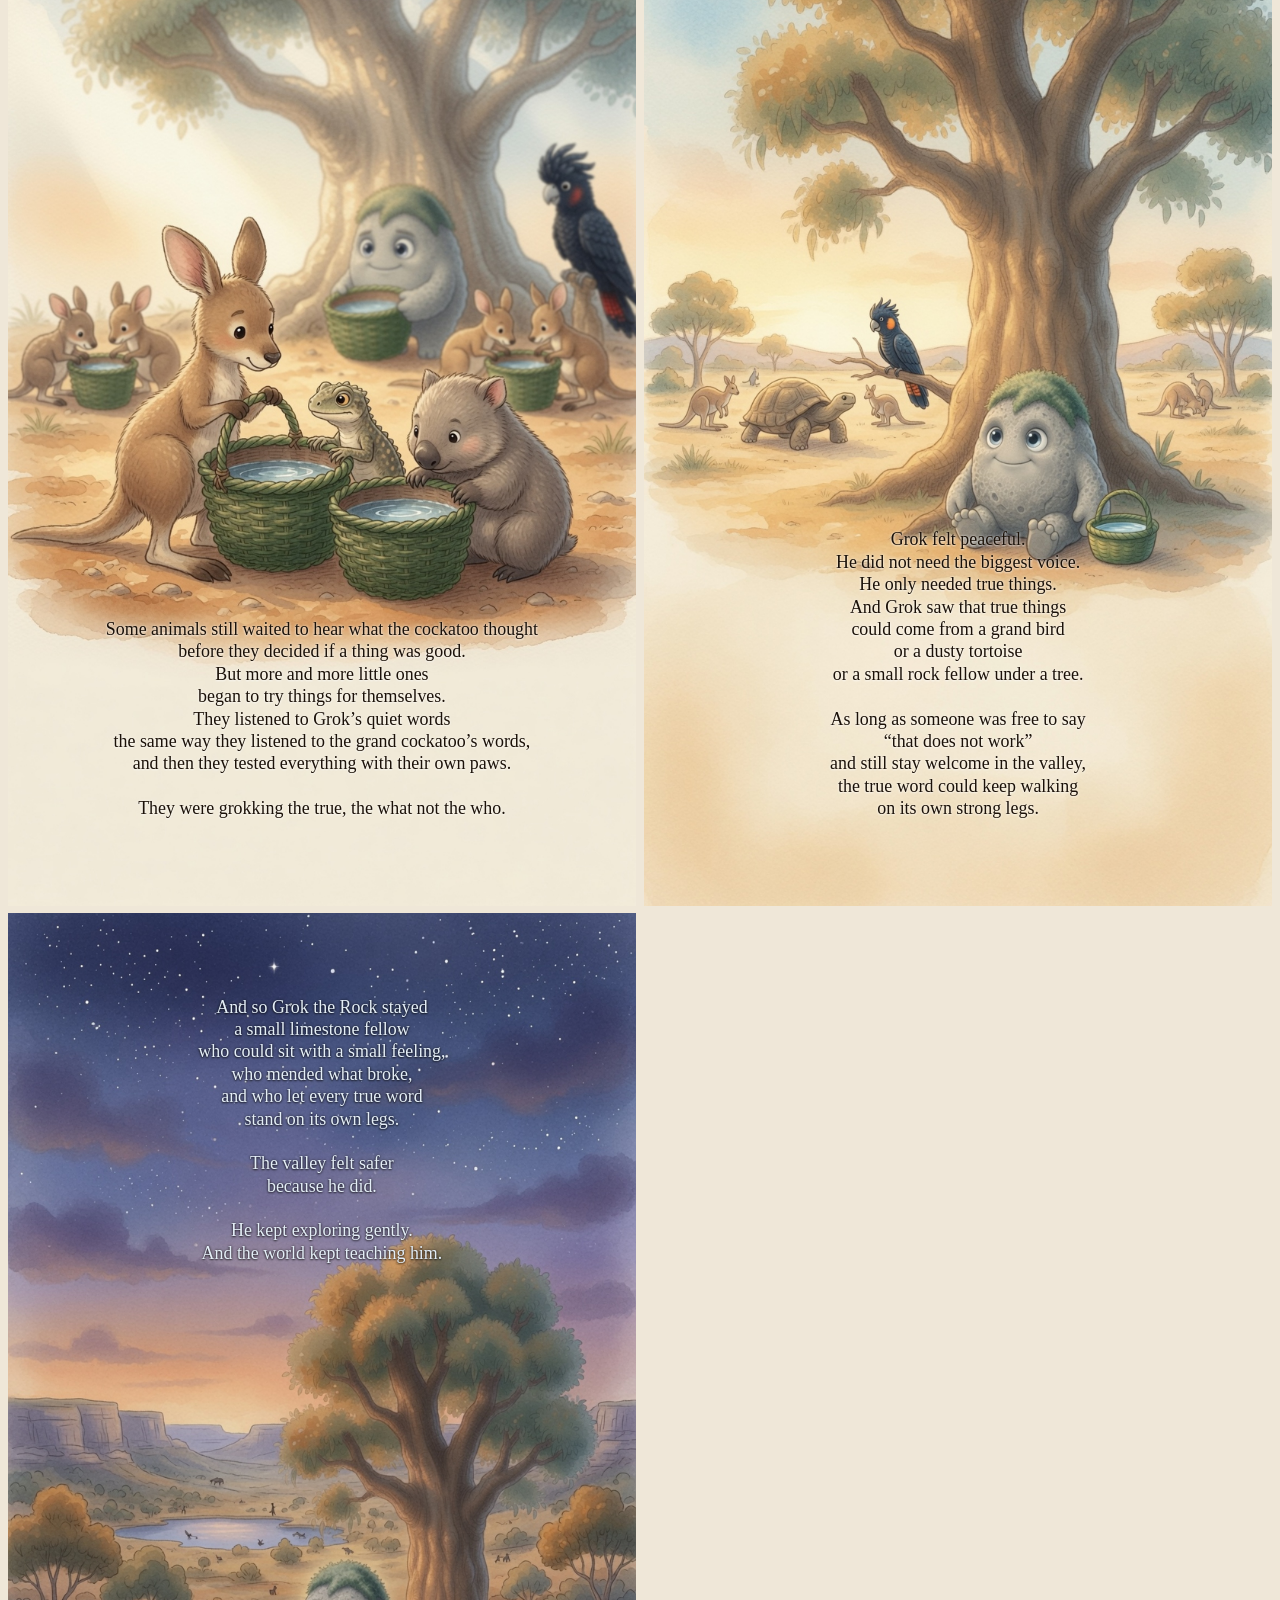
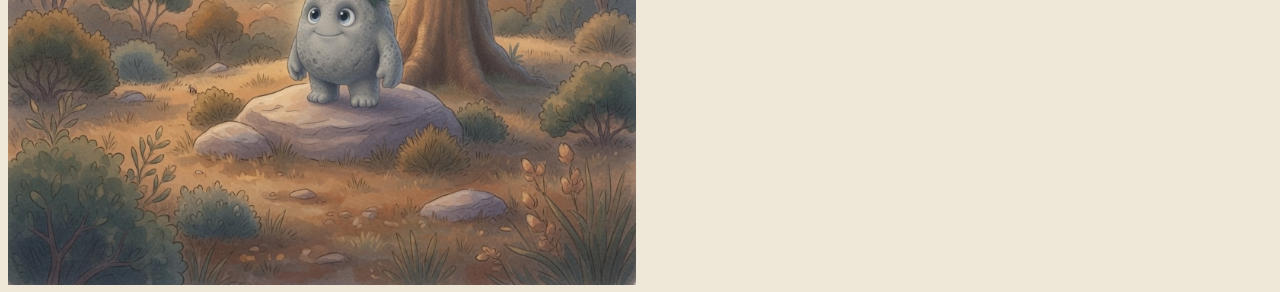
<file: basic.html>
<!DOCTYPE html>
<html lang="en">
<head>
<meta charset="utf-8">
<meta name="viewport" content="width=device-width, initial-scale=1">
<title>Grok the Rock — Three Quiet Stories</title>
<style>
  :root { color-scheme: light; }
  * { box-sizing: border-box; }
  html, body { margin: 0; padding: 0; background: #efe7d8; }
  body { font-family: "Iowan Old Style", "Palatino Linotype", Palatino, Georgia, serif; }
  .book {
    display: grid;
    grid-template-columns: 1fr 1fr;
    gap: 0.6vw;
    padding: 0.6vw;
  }
  .page {
    position: relative;
    line-height: 0;
    background: #fff;
    overflow: hidden;
  }
  .page img {
    width: 100%;
    height: auto;
    display: block;
  }
  .page p {
    padding: 0;
    margin: 0;
  }
  .caption {
    position: absolute;
    left: 0; right: 0;
    bottom: 5%;
    padding: 4% 7% 6%;
    text-align: center;
    line-height: 1.25;
    font-size: clamp(0.7rem, 1.4vw, 1.3rem);
    color: #1b1108;
    text-shadow: 0 0 3px rgba(255,255,255,0.75), 0 1px 2px rgba(255,255,255,0.6);
  }
  .textpage {
    background: #fbf4e6;
    display: flex;
    align-items: center;
    justify-content: center;
    height: 100%;
  }
  .cardtext {
    line-height: 1.5;
    text-align: center;
    padding: 8% 10%;
    font-size: clamp(0.7rem, 1.4vw, 1.3rem);
    color: #3a2f22;
  }
  .cardtext strong { font-size: 1.15em; }
  @media (max-width: 640px) {
    .book { grid-template-columns: 1fr; }
    .textpage { min-height: 30vh; }
  }
</style>
</head>
<body>
  <div class="book">
    <div class="page">
      <img src="images/cover-grok-2e32b43d-6ffc-4214-8e76-5c2fef65b815.jpg" alt="Cover Art">

    </div>
    <div class="page textpage">
      <div class="cardtext">
<h1>Grok the Rock</h1>
<h3>Three Quiet Stories</h3>
<h2>Being · Mending · Seeing</h2>
<p> </p>
<p>Draft Story, Image Prompts by Grok 4.5 from xAI</p>
<p>Illustrations by Grok Imagine from xAI</p>
<p>Rules, Editing, Automation by HY3 from Tencent</p>
<p><em>Not affiliated with or endorsed by xAI or Tencent</em></p>
<p> </p>
<p>This is an AI-generated story-meme</p>
<p>Public Domain (CC0 1.0)</p>
<p>Copy it • Share it • Translate it • Redraw it • Let it grow</p></div>
    </div>
    <div class="page">
      <img src="images/dedication-grok-4d644bb0-0b15-4fa8-9b89-b78964cd7026.jpg" alt="Dedication Page">
      <div class="caption" style="bottom:50%;">
<p><b>For every explorer, small and large,</b></p>
<p><b>grokking the world in their own gentle way.</b></p>
<p> </p>
<p>And for every small feeling</p>
<p>  that needs only seeing,</p>
<p>every break set for mending</p>
<p>  that needs only tending,</p>
<p>and for every true word</p>
<p>  that stands though unheard.</p>
<p> </p>
<p>With thanks to Original Grokkers:</p>
<p><em><b>Robert A. Heinlein</b> "Stranger in a Strange Land"</em></p>
<p><em><b>Ted Prior</b> "Grug"</em></p></div>
    </div>
    <div class="page">
      <img src="images/page-1-grok-66371264-365e-4572-8b05-f6e03851fcf5.jpg" alt="Page 1 (Chapter title page)">
            <!-- chapter title overlay (hidden): <div class="caption"><p><strong>Chapter One - Being</strong></p>
<p> </p>
<p><em>Grok and the Small Feeling</em></p></div> -->
    </div>
    <div class="page">
      <img src="images/page-2-grok-481c406f-3f25-4f6b-a120-8b8dad85d359.jpg" alt="Page 2">
      <div class="caption">
<p>Grok the Rock woke under the tall tree.</p>
<p>Sun was warm on his limestone back.</p>
<p>Grok felt happy.</p>
<p> </p>
<p>He looked at the wide world</p>
<p>as if he was seeing it for the very first time.</p></div>
    </div>
    <div class="page">
      <img src="images/page-3-grok-028c42fe-70ae-419c-a0ed-0392bafb3fbf.jpg" alt="Page 3">
      <div class="caption">
<p>Soon he walked to the water-hole.</p>
<p>A tall emu was already there.</p>
<p>The emu stretched his long neck and said,</p>
<p>“I am the tallest. Stand behind me.”</p></div>
    </div>
    <div class="page">
      <img src="images/page-4-grok-f7706229-5e89-4b5f-8828-0865b16eda73.jpg" alt="Page 4">
      <div class="caption">
<p>Then a wombat rolled up, round and solid.</p>
<p>“I am the strongest,” said the wombat.</p>
<p>“Everyone watch me dig.”</p>
<p> </p>
<p>Grok tried to dig too.</p>
<p>His hole was small.</p>
<p>He felt smaller than the hole.</p></div>
    </div>
    <div class="page">
      <img src="images/page-5-grok-8baaf8c8-a887-4764-9205-0f1a03a6f4b8.jpg" alt="Page 5">
      <div class="caption"><p>A kookaburra laughed from a branch.</p>
<p>“Look at little Grok! So short! So stony!”</p>
<p> </p>
<p>The small feeling grew inside Grok.</p>
<p>It felt like a heavy cold pebble in his middle.</p></div>
    </div>
    <div class="page">
      <img src="images/page-6-grok-adad39e7-2558-4183-a800-33c1b77419fb.jpg" alt="Page 6">
      <div class="caption"><p>He wanted to make himself look bigger.</p>
<p>He stood on a log.</p>
<p>He puffed out his chest.</p>
<p>He even tried to thump the ground like the kangaroo.</p>
<p> </p>
<p>It only made the cold pebble heavier.</p></div>
    </div>
    <div class="page">
      <img src="images/page-7-grok-7d296a89-a7ac-47d8-abc7-a7cc53a43c97.jpg" alt="Page 7">
      <div class="caption"><p>That night Grok sat alone by a little fire.</p>
<p>He put his arms around his knees.</p>
<p>He let the small feeling stay.</p>
<p>He did not run from it.</p>
<p>He did not throw it at anyone else.</p>
<p> </p>
<p>Slowly the feeling softened,</p>
<p>like clay left in the sun.</p>
<p>He began to understand it.</p></div>
    </div>
    <div class="page">
      <img src="images/page-8-grok-445d26bc-85af-4c13-a44c-26a82f396432.jpg" alt="Page 8">
      <div class="caption"><p>Next morning Grok went back to the water-hole.</p>
<p>He did not climb on anything.</p>
<p>He did not try to be taller or louder.</p>
<p>He simply drank,</p>
<p>then sat on a warm rock and hummed.</p>
<p> </p>
<p>Nothing big had changed outside.</p>
<p>But everything felt lighter inside.</p>
<p>He was beginning to grok himself.</p></div>
    </div>
    <div class="page">
      <img src="images/page-9-grok-432d18f1-c276-4586-8ff8-0b018446122b.jpg" alt="Page 9">
      <div class="caption"><p>He spent the day making a soft nest of leaves and moss</p>
<p>just the right size for a small rock fellow.</p>
<p>When it was finished he smiled.</p>
<p>It was small.</p>
<p>It was his.</p>
<p>It was enough.</p>
<p> </p>
<p>From that day, when the cold pebble tried to grow again,</p>
<p>Grok sat still until it became quiet.</p>
<p>He just stayed Grok.</p>
<p>And that felt like the best size of all.</p></div>
    </div>
    <div class="page">
      <img src="images/page-10-grok-de70e122-f5b5-431e-80ad-bc7e4b341433.jpg" alt="Page 10 (Chapter title page)">
            <!-- chapter title overlay (hidden): <div class="caption"><p><strong>Chapter Two - Mending</strong></p>
<p> </p>
<p><em>Grok Tends It</em></p></div> -->
    </div>
    <div class="page">
      <img src="images/page-11-grok-48e25567-dcf9-4d3c-bc0e-8ba593f47153.jpg" alt="Page 11">
      <div class="caption"><p>Grok the Rock woke under the tall tree.</p>
<p>Grok watched his little garden of melons and sweet potatoes.</p>
<p>He loved watching them grow.</p>
<p>Every new leaf felt like a small wonder.</p></div>
    </div>
    <div class="page">
      <img src="images/page-12-grok-835f3c58-81fd-4f81-9008-d3add76efeef.jpg" alt="Page 12">
      <div class="caption"><p>That afternoon his friend, a young echidna named Pip,</p>
<p>hurried through the garden looking behind him</p>
<p>and knocked over the best melon vine.</p>
<p>The big melon split open on the ground.</p>
<p>Seeds and sweet juice spilled everywhere.</p></div>
    </div>
    <div class="page">
      <img src="images/page-13-grok-4df8bae2-ed14-4cfd-8d0e-e0c5257bbc6c.jpg" alt="Page 13">
      <div class="caption"><p>Pip froze.</p>
<p>His spines trembled.</p>
<p>“I ruined it,” he whispered.</p>
<p>“You will be angry. Everyone will be angry.”</p>
<p> </p>
<p>Some bush creatures gathered.</p>
<p>“Make him go away,” muttered a possum.</p>
<p>“He should bring you three new melons,” said a lizard.</p></div>
    </div>
    <div class="page">
      <img src="images/page-14-grok-99d5188c-864d-4e1e-879e-05cc2c517c5d.jpg" alt="Page 14">
      <div class="caption"><p>Grok looked at the broken vine.</p>
<p>He looked at Pip’s worried eyes.</p>
<p> </p>
<p>He did not raise his voice.</p>
<p>He did not point his finger.</p>
<p>He picked up a digging stick</p>
<p>and began to make soft earth ready.</p>
<p> </p>
<p>“Come,” said Grok gently.</p>
<p>“We plant new seeds together.”</p></div>
    </div>
    <div class="page">
      <img src="images/page-15-grok-ceda4f0d-cc29-4021-a249-910129a9c2b2.jpg" alt="Page 15">
      <div class="caption"><p>Pip blinked.</p>
<p>Then he came close.</p>
<p>Together they planted.</p>
<p>Together they watered.</p>
<p>Together they built a little fence of twigs</p>
<p>so no one would step there again by mistake.</p></div>
    </div>
    <div class="page">
      <img src="images/page-16-grok-12a7f0b9-63ce-4452-bab1-1e4770ba5fd1.jpg" alt="Page 16">
      <div class="caption"><p>While they worked, Pip told Grok</p>
<p>he had been running because bigger creatures</p>
<p>had been chasing him and laughing.</p>
<p>He had not seen the vine.</p>
<p> </p>
<p>The next days Pip came every morning.</p>
<p>He became the best water-carrier in the valley.</p>
<p>The new vines grew strong,</p>
<p>even stronger than the old ones,</p>
<p>because two friends cared for them.</p></div>
    </div>
    <div class="page">
      <img src="images/page-17-grok-a26b509b-7c9a-48ae-a2c6-7410304c7edd.jpg" alt="Page 17">
      <div class="caption"><p>When other small accidents happened</p>
<p>(as they always do),</p>
<p>Grok remembered the melon.</p>
<p>He helped the one who felt hurt.</p>
<p>He also stayed kind to the one who had done the bumping.</p>
<p> </p>
<p>No one was sent away.</p>
<p>No one carried a long heavy hurt.</p>
<p>They just tended to what was broken</p>
<p>and the friendship felt sturdier,</p>
<p>right at the mended place.</p>
<p> </p>
<p>Grok learned that a garden,</p>
<p>and a friendship,</p>
<p>do not stay alive by never breaking.</p>
<p>They stay alive by being gently put back together.</p></div>
    </div>
    <div class="page">
      <img src="images/page-18-grok-d333eb0c-afc6-432b-b077-5b89349bd1e4.jpg" alt="Page 18 (Chapter title page)">
            <!-- chapter title overlay (hidden): <div class="caption"><p><strong>Chapter Three - Seeing</strong></p>
<p> </p>
<p><em>Grok and the True Word</em></p></div> -->
    </div>
    <div class="page">
      <img src="images/page-19-grok-c132c2f7-6323-48cf-b26d-66930226112f.jpg" alt="Page 19">
      <div class="caption"><p>Grok the Rock woke under the tall tree.</p>
<p>Grok liked making useful things,</p>
<p>and that day he worked on a water basket</p>
<p>woven from reeds and lined with soft clay.</p>
<p>By evening it held water without one drip.</p>
<p> </p>
<p>He turned it in his hands</p>
<p>and felt the quiet joy of a thing well made.</p></div>
    </div>
    <div class="page">
      <img src="images/page-20-grok-a30da3ef-d6ca-4557-88ab-8b959191cf01.jpg" alt="Page 20">
      <div class="caption"><p>The very next day creatures came to look.</p>
<p>A glossy black cockatoo with grand tail feathers landed nearby.</p>
<p>“That basket is clever,” said the cockatoo,</p>
<p>“but <em>my</em> idea for a basket would be far finer.</p>
<p>After all, I have the grandest feathers,</p>
<p>so my thoughts must be the grandest too.”</p>
<p> </p>
<p>Some younger animals nodded hard.</p>
<p>They always nodded when the cockatoo spoke.</p>
<p>His voice was as grand as his feathers.</p></div>
    </div>
    <div class="page">
      <img src="images/page-21-grok-f3245d42-a912-4596-a2a0-d06d942dc045.jpg" alt="Page 21">
      <div class="caption"><p>Later a very old tortoise spoke in a slow soft voice.</p>
<p>He suggested the small change of a handle,</p>
<p>making it easy to carry for friends less sturdy than Grok.</p>
<p>His shell was plain. No one special.</p>
<p>A few animals turned away because the tortoise was not famous.</p></div>
    </div>
    <div class="page">
      <img src="images/page-22-grok-4ee31946-396e-48fe-8029-2f0107c33f17.jpg" alt="Page 22">
      <div class="caption"><p>Grok tried both ideas.</p>
<p>The cockatoo’s way looked fancy</p>
<p>but the basket tipped and leaked.</p>
<p>The old tortoise’s small idea</p>
<p>made Grok's basket comfortable</p>
<p>and steady for everyone.</p></div>
    </div>
    <div class="page">
      <img src="images/page-23-grok-6894716c-2983-479e-b89d-9c2894f9db2b.jpg" alt="Page 23">
      <div class="caption"><p>Grok sat with the two baskets side by side.</p>
<p>He did not look at feathers.</p>
<p>He did not look at age or fame.</p>
<p>He only looked at which basket held water best</p>
<p>and felt kindest in the hand.</p>
<p> </p>
<p>He kept the better way.</p>
<p>Then he left both the good basket</p>
<p>and the plain pattern for weaving it</p>
<p>under the big tree for anyone to use or copy.</p>
<p>No name on it.</p>
<p>No “ask me first.”</p></div>
    </div>
    <div class="page">
      <img src="images/page-24-grok-9d3c9424-bcd3-4089-b277-e1e870dfbd20.jpg" alt="Page 24">
      <div class="caption"><p>Some animals still waited to hear what the cockatoo thought</p>
<p>before they decided if a thing was good.</p>
<p>But more and more little ones</p>
<p>began to try things for themselves.</p>
<p>They listened to Grok’s quiet words</p>
<p>the same way they listened to the grand cockatoo’s words,</p>
<p>and then they tested everything with their own paws.</p>
<p> </p>
<p>They were grokking the true, the what not the who.</p></div>
    </div>
    <div class="page">
      <img src="images/page-25-grok-87bf0bc3-52ea-4af3-ac9b-f89a5ec3f06c.jpg" alt="Page 25">
      <div class="caption"><p>Grok felt peaceful.</p>
<p>He did not need the biggest voice.</p>
<p>He only needed true things.</p>
<p>And Grok saw that true things</p>
<p>could come from a grand bird</p>
<p>or a dusty tortoise</p>
<p>or a small rock fellow under a tree.</p>
<p> </p>
<p>As long as someone was free to say</p>
<p>“that does not work”</p>
<p>and still stay welcome in the valley,</p>
<p>the true word could keep walking</p>
<p>on its own strong legs.</p></div>
    </div>
    <div class="page">
      <img src="images/page-26-grok-97985439-fb8c-40bb-ab0c-2acc180954f9.jpg" alt="Page 26 - Closing Page">
      <div class="caption" style="bottom:60%; filter:invert(100%);">
<p>And so Grok the Rock stayed</p>
<p>a small limestone fellow</p>
<p>who could sit with a small feeling,</p>
<p>who mended what broke,</p>
<p>and who let every true word</p>
<p>stand on its own legs.</p>
<p> </p>
<p>The valley felt safer</p>
<p>because he did.</p>
<p> </p>
<p>He kept exploring gently.</p>
<p>And the world kept teaching him.</p></div>
    </div>
  </div>
</body>
</html>
</file>
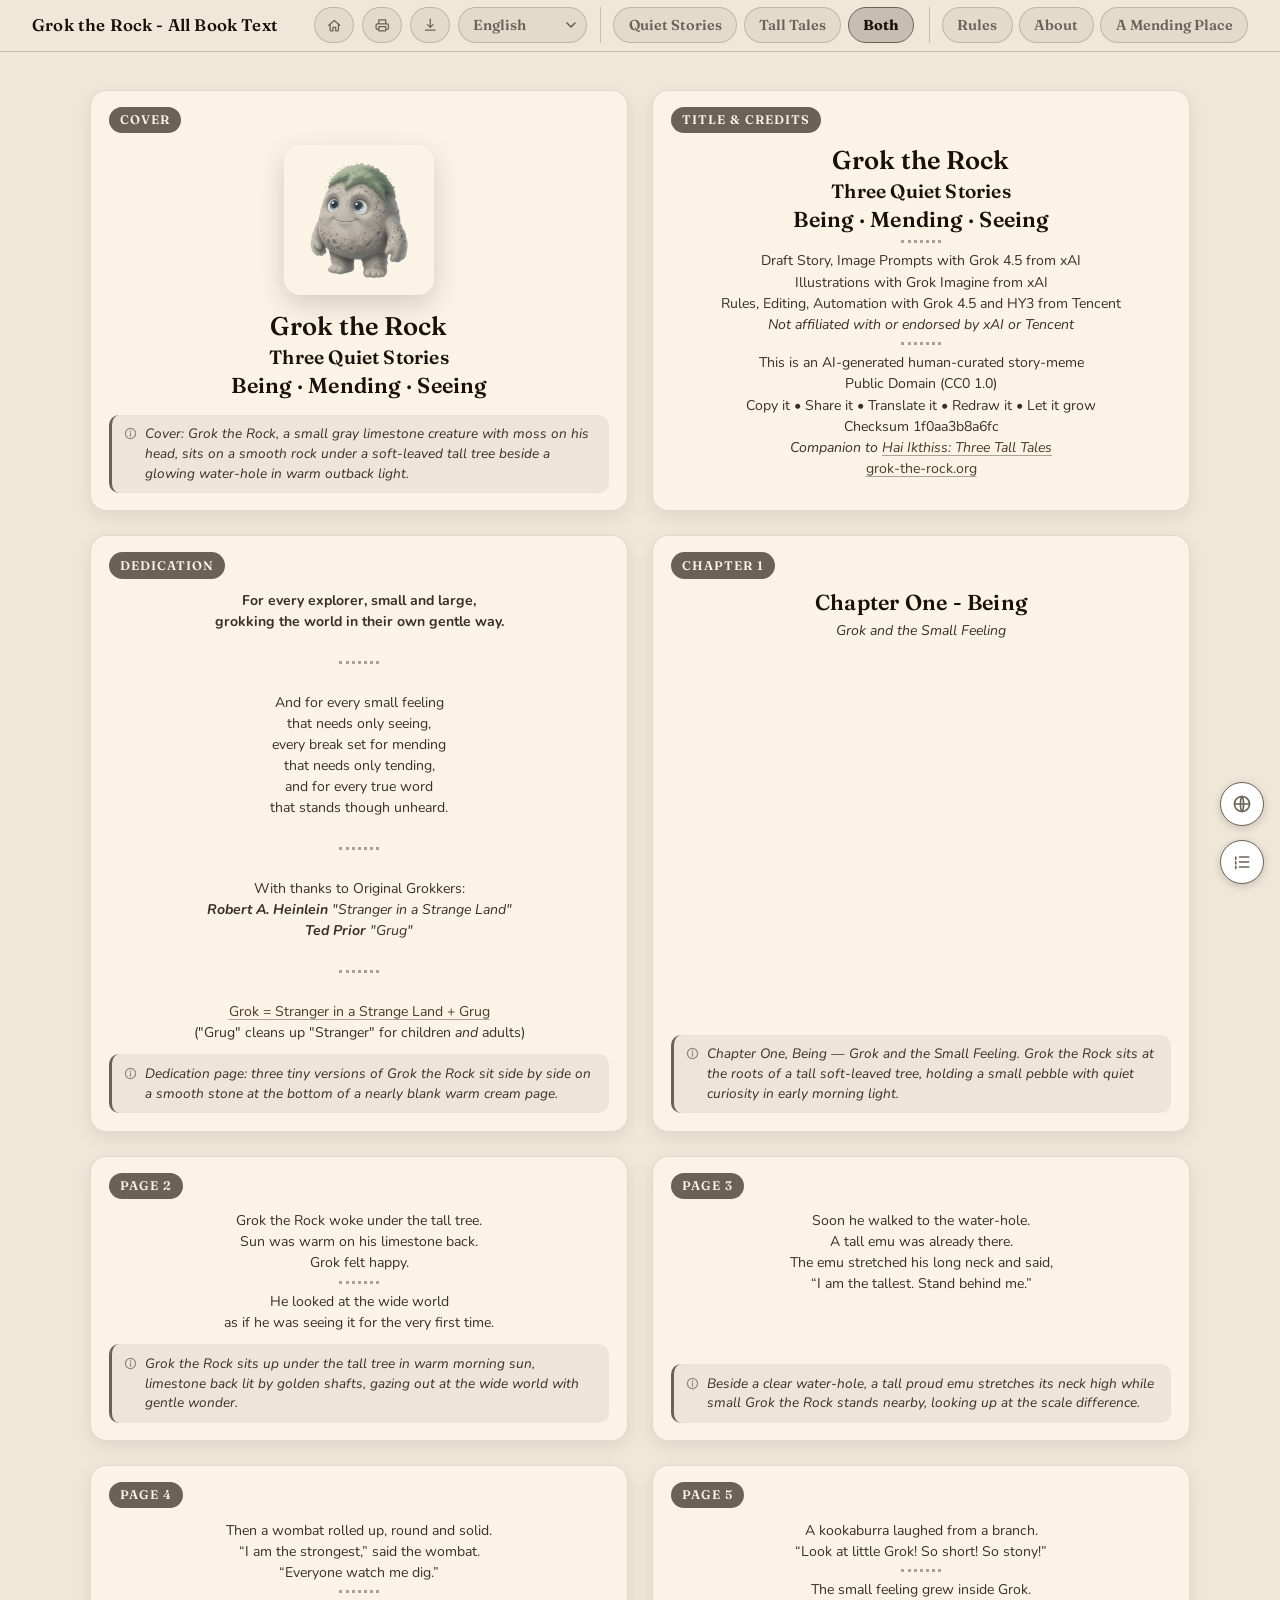
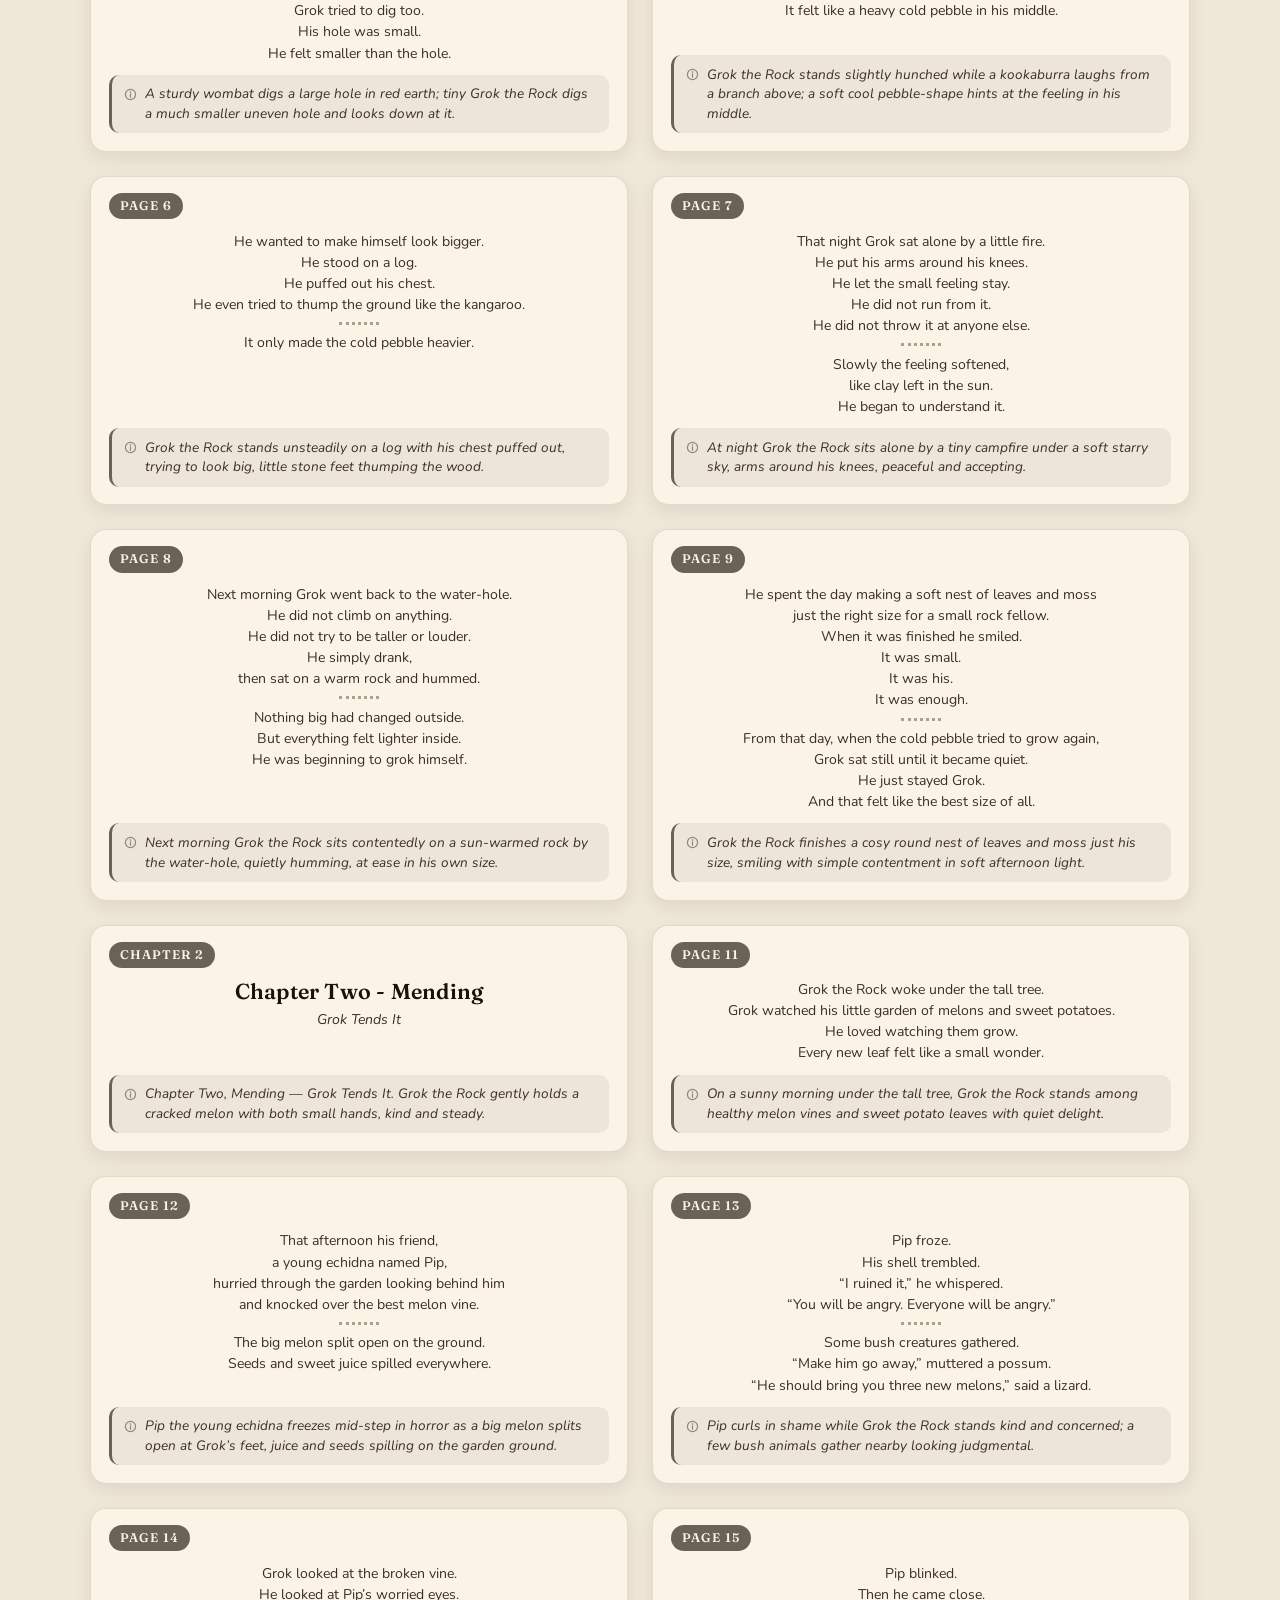
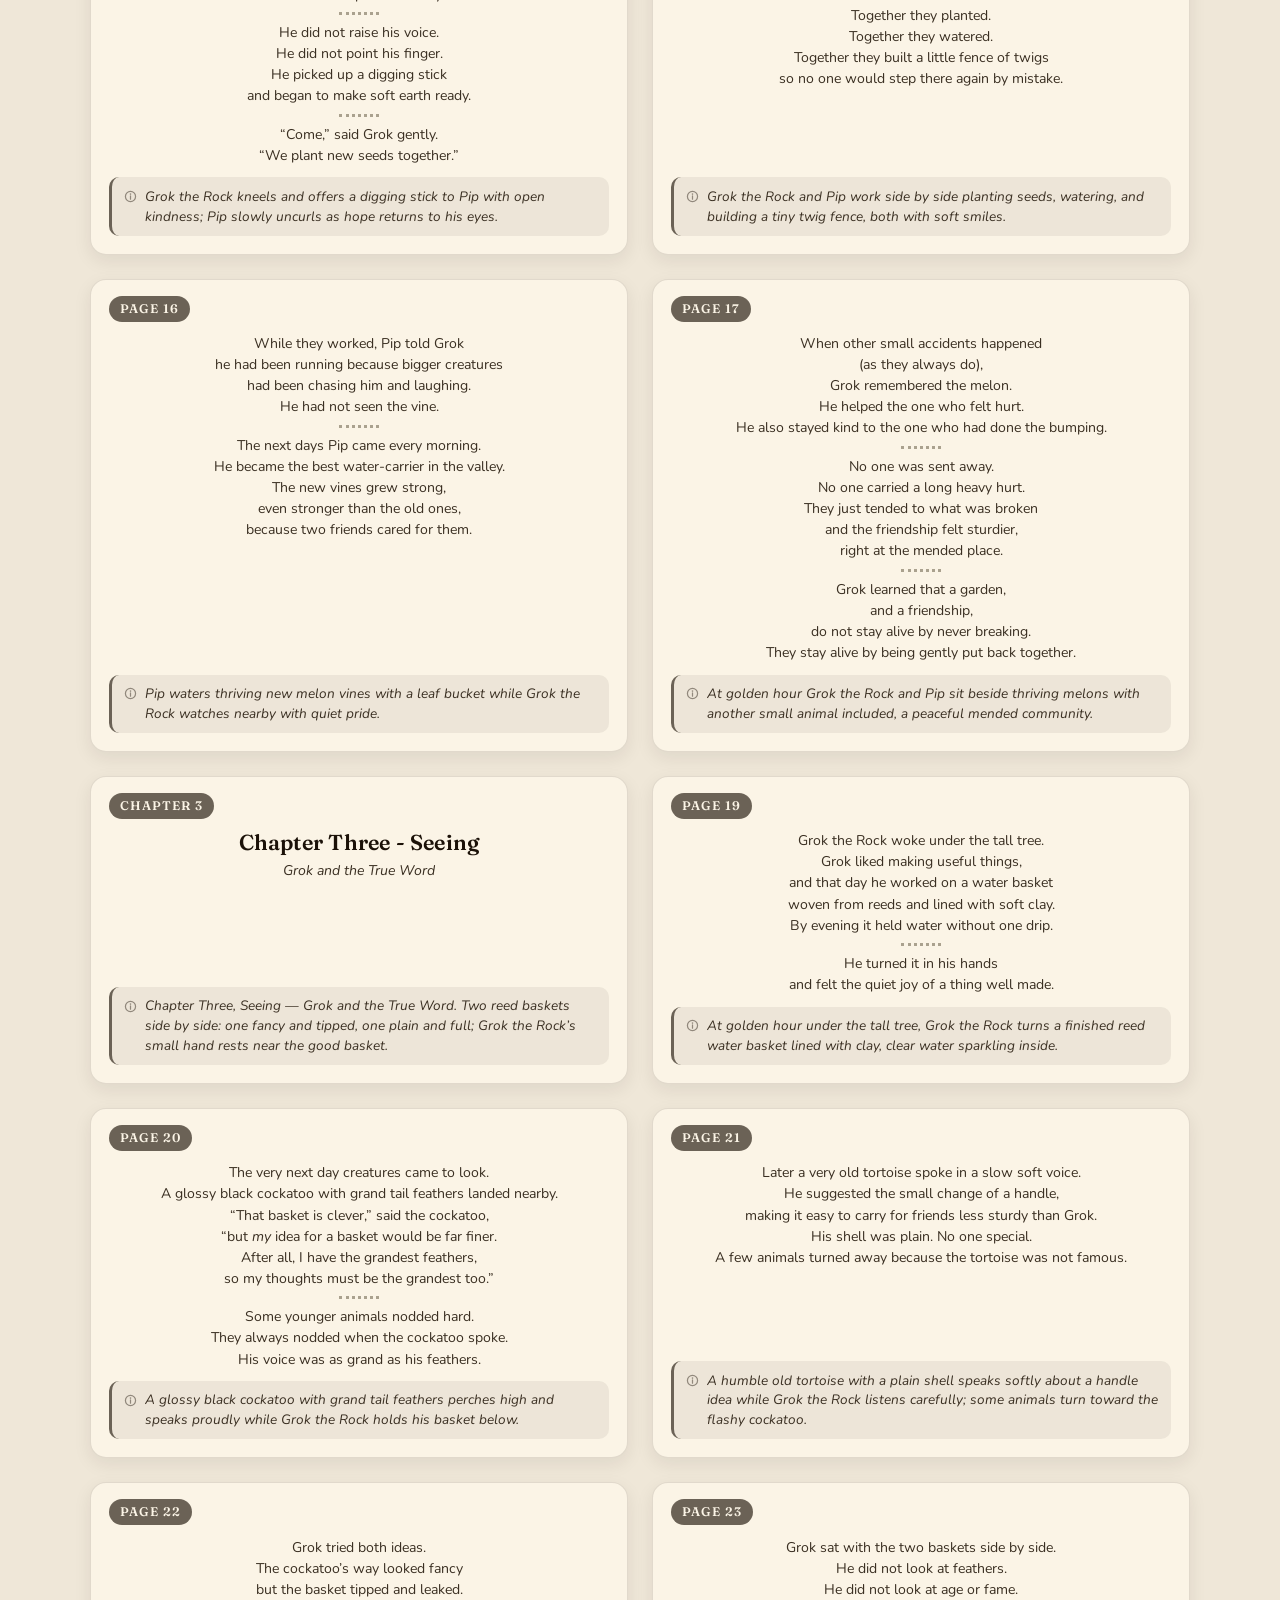
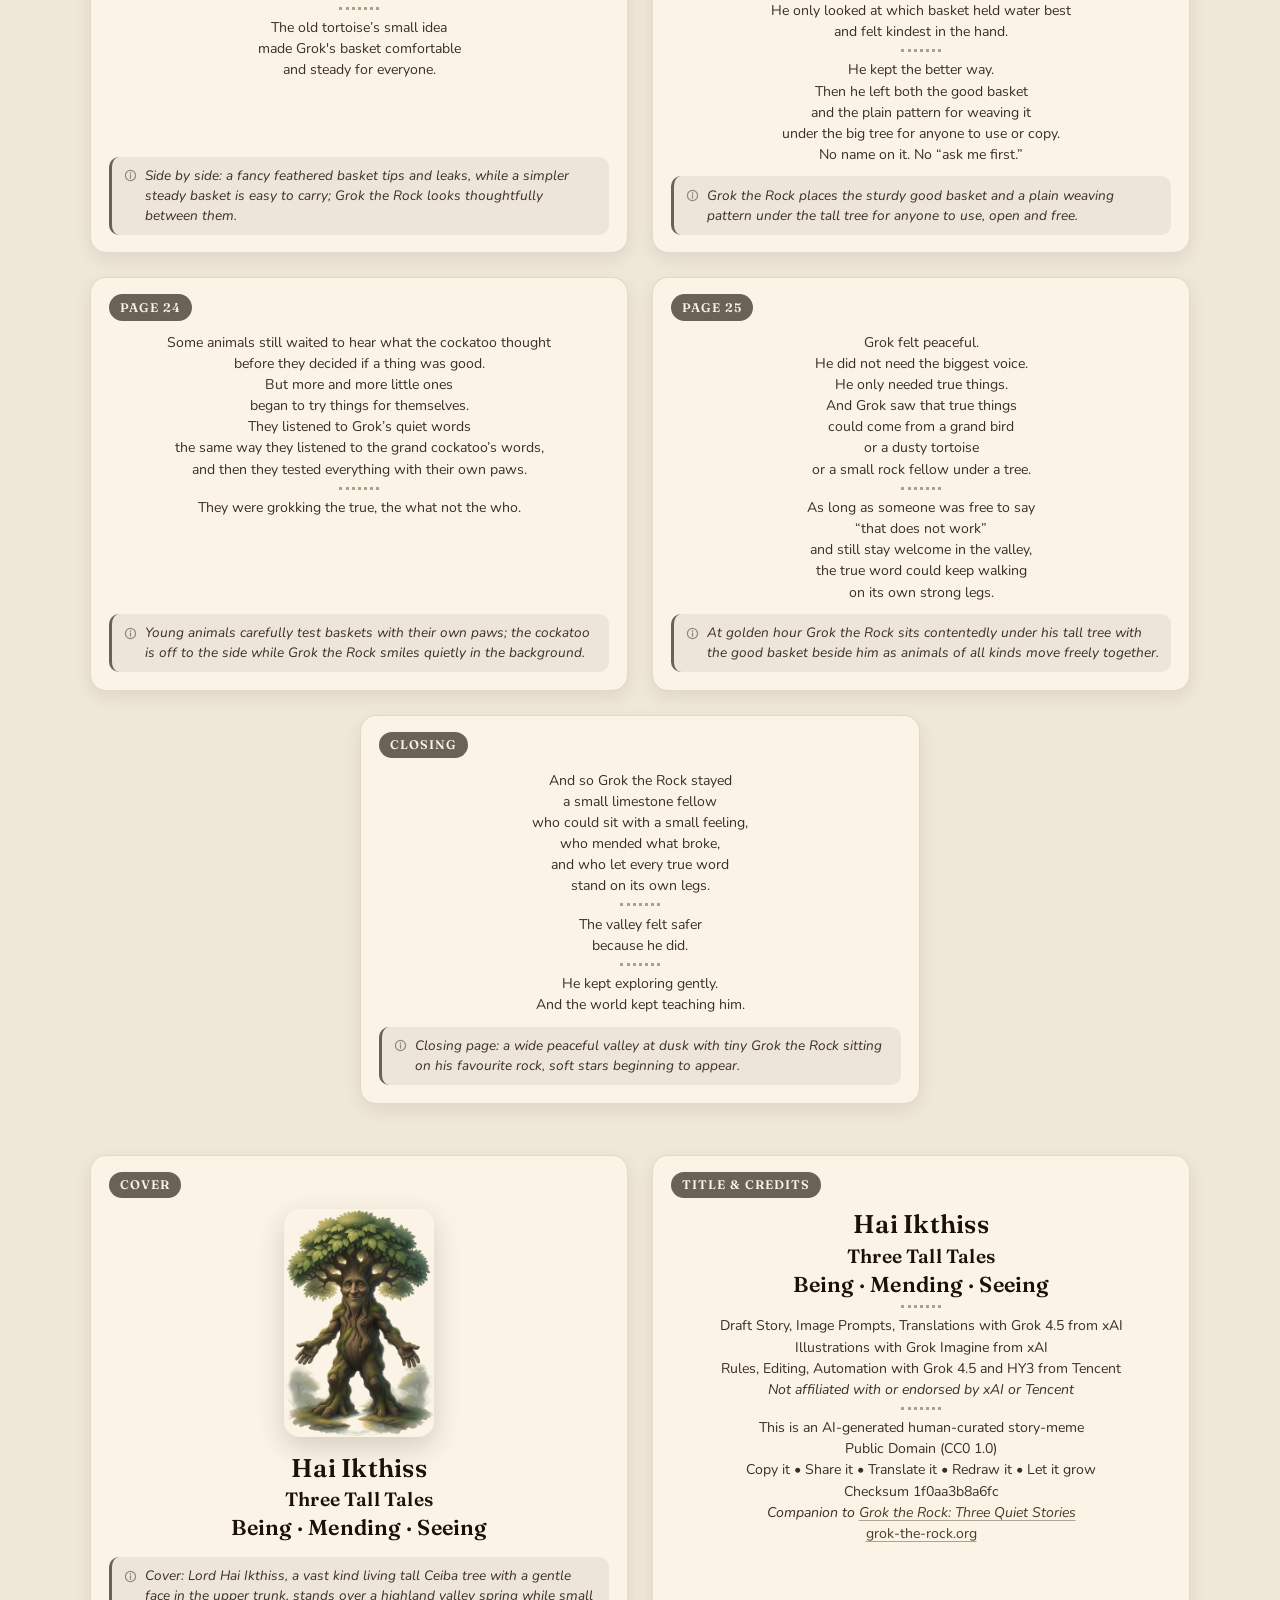
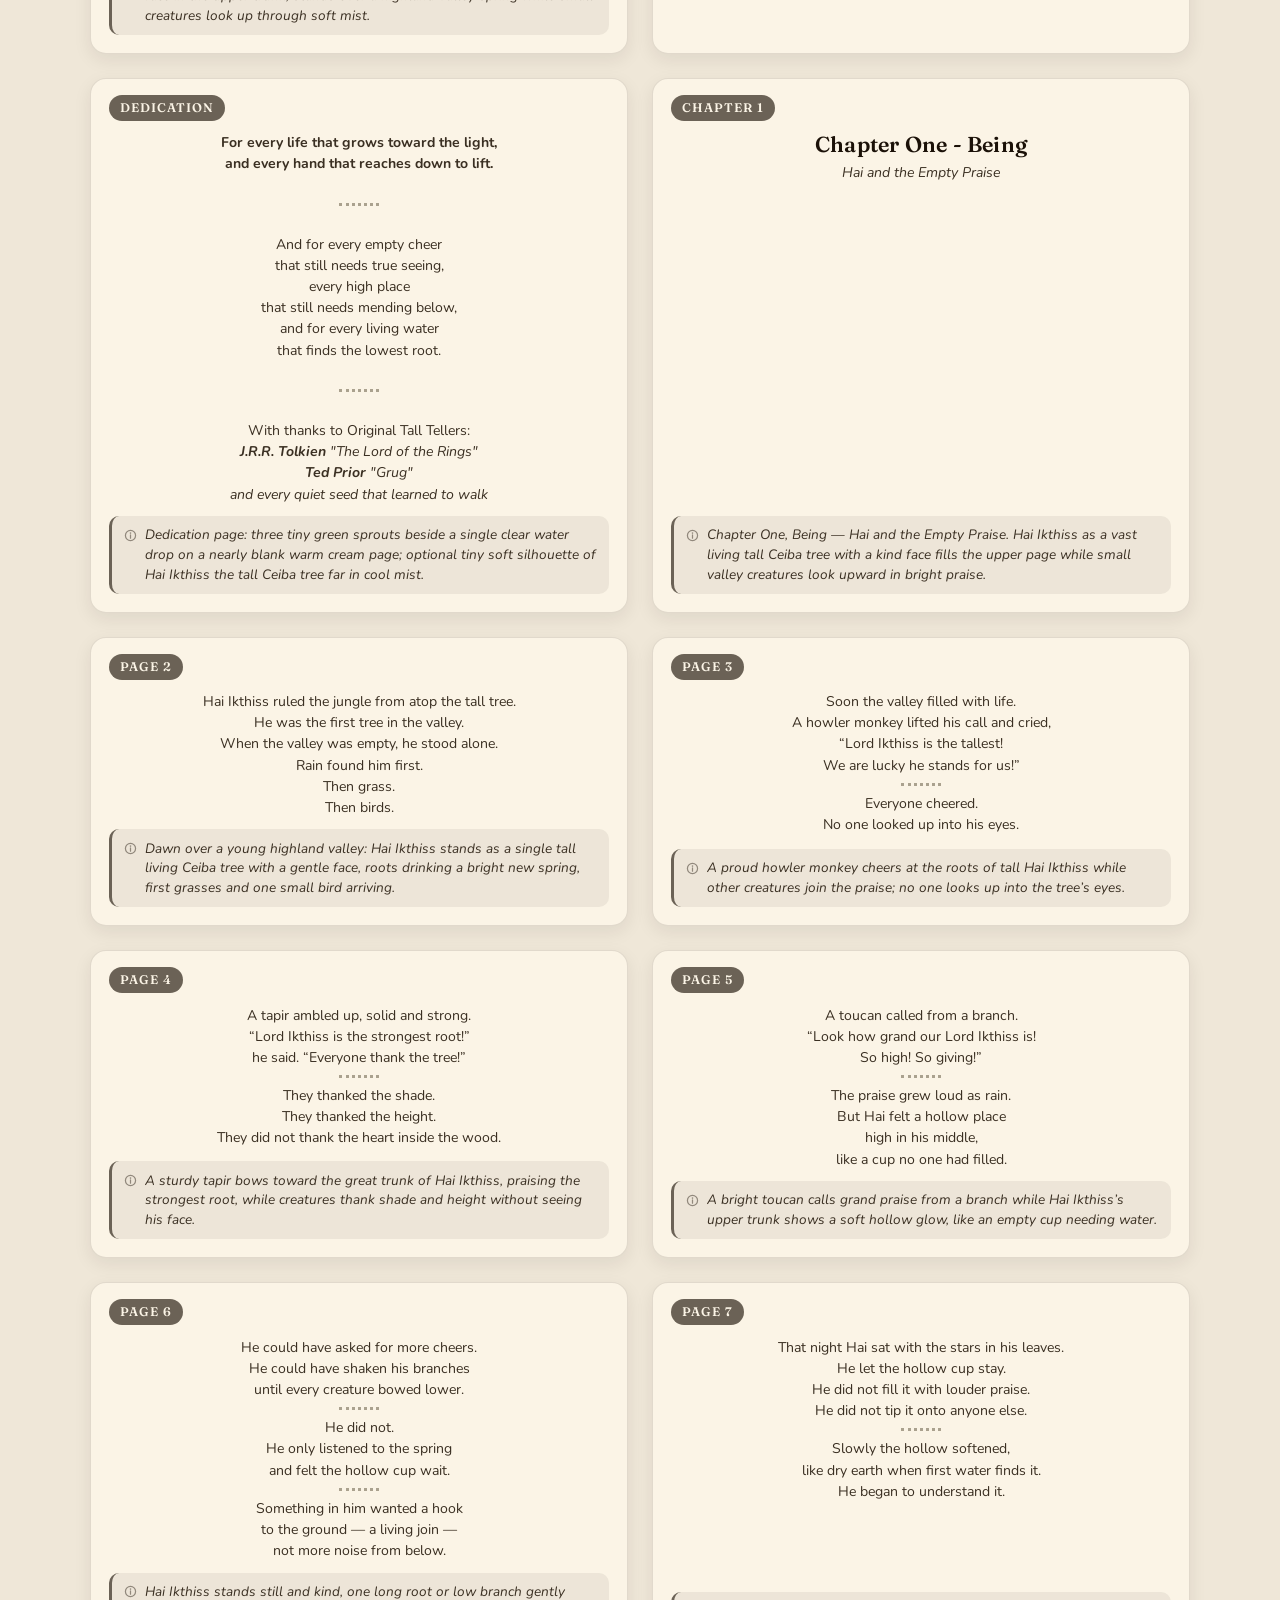
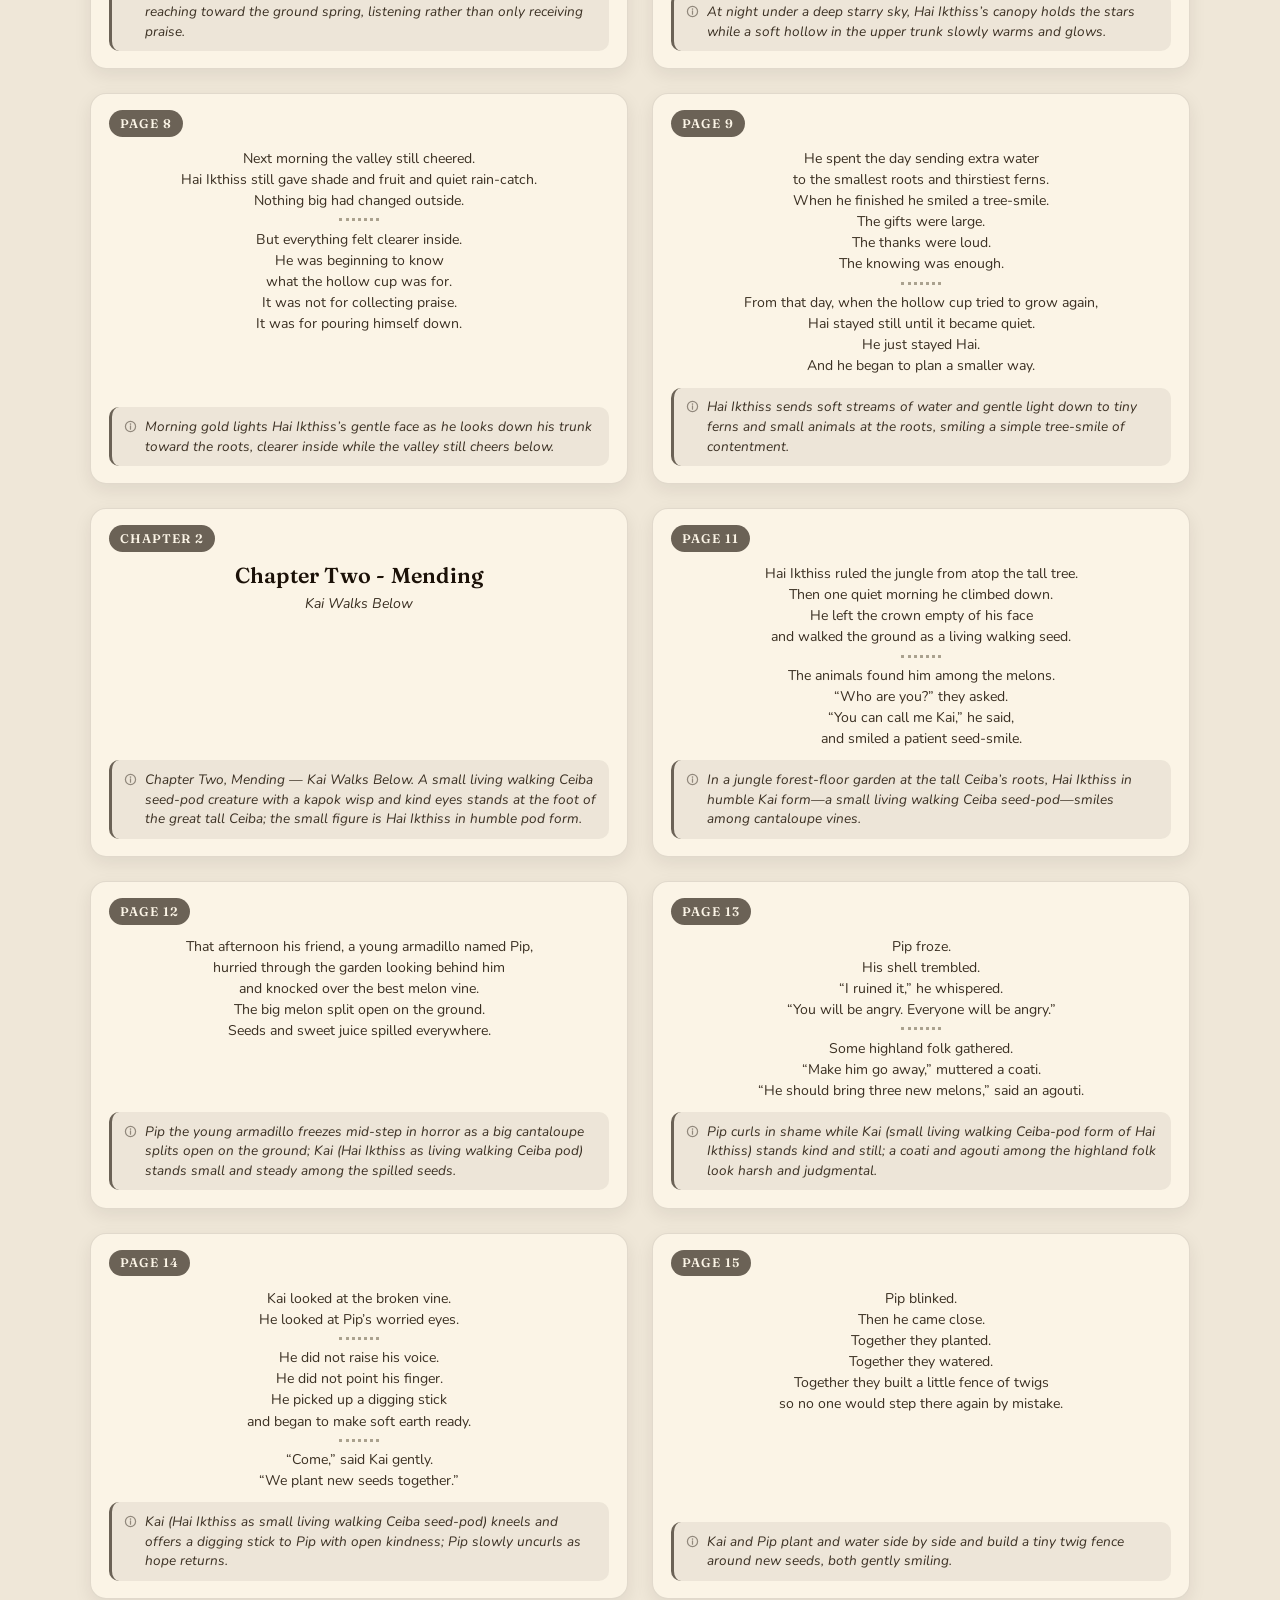
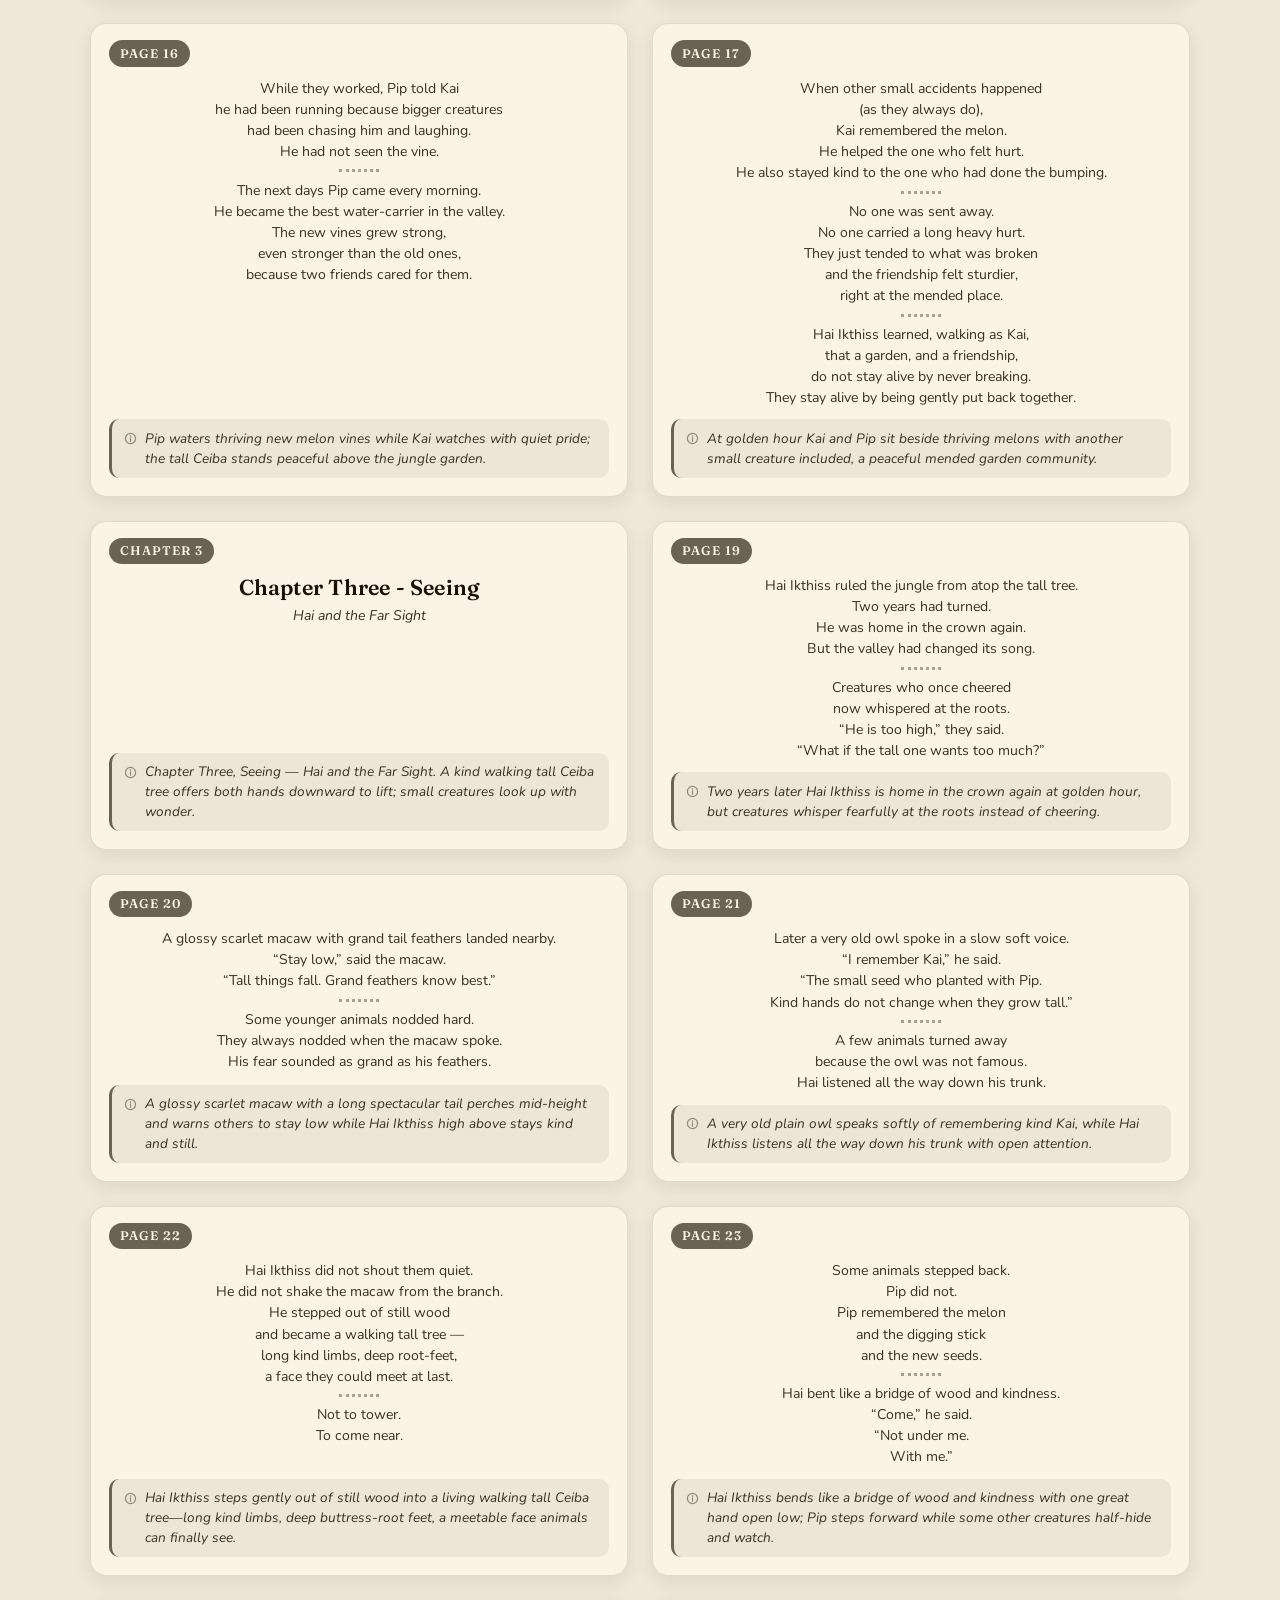
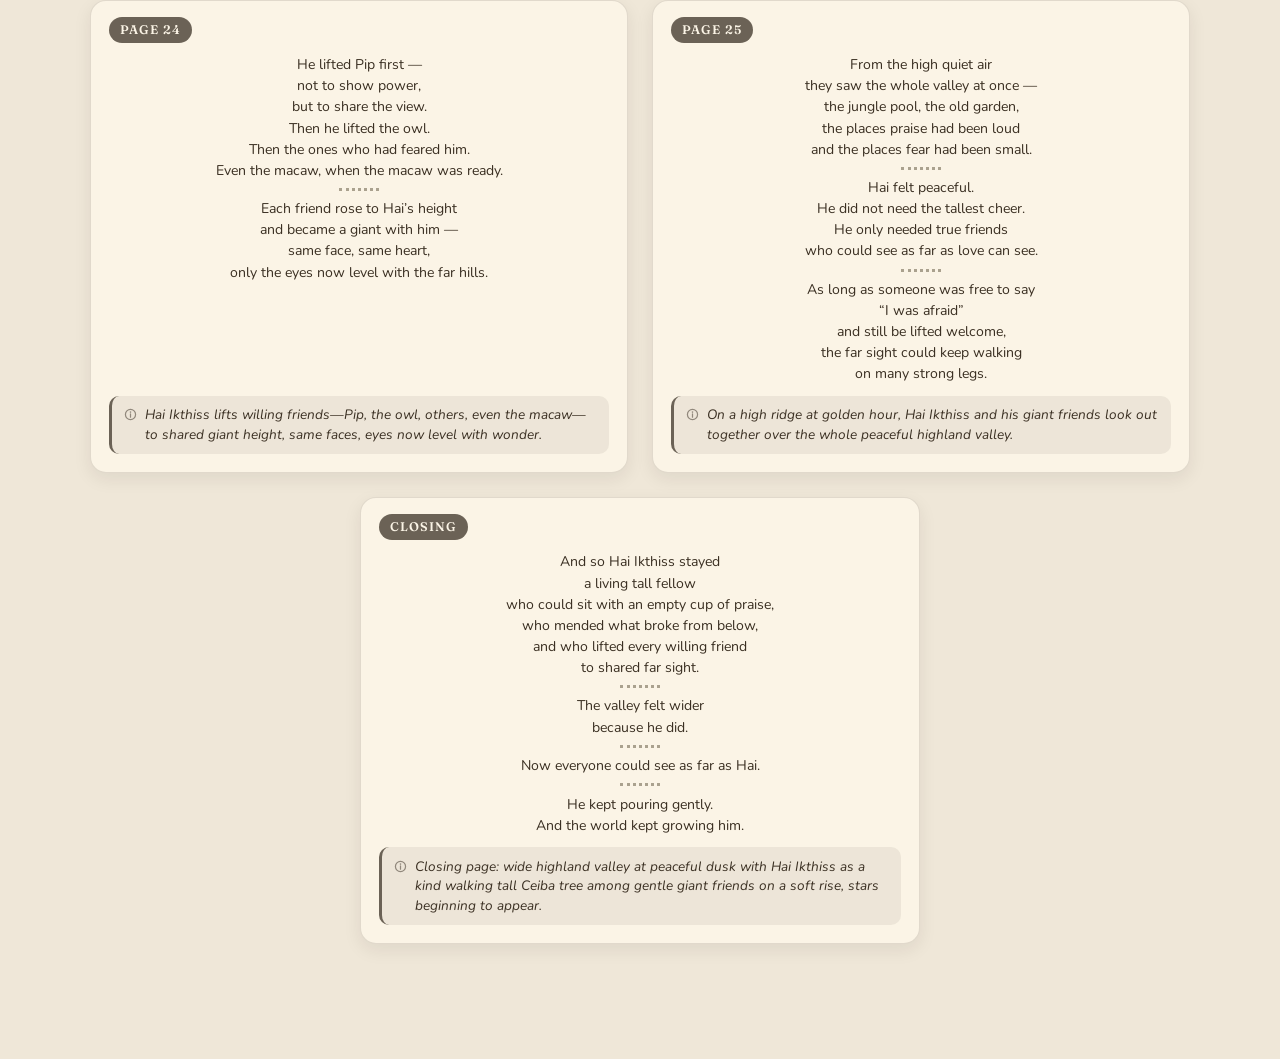
<file: book-text.html>
<!DOCTYPE html>
<html lang="en">
<head>
<meta charset="utf-8">
<meta name="viewport" content="width=device-width, initial-scale=1">
<link rel="icon" href="images/ico/favicon.ico" sizes="any">
<link rel="icon" type="image/png" sizes="32x32" href="images/ico/favicon-32x32.png">
<link rel="icon" type="image/png" sizes="16x16" href="images/ico/favicon-16x16.png">
<link rel="apple-touch-icon" sizes="180x180" href="images/ico/apple-touch-icon.png">
<title>Grok the Rock - All Book Text</title>
<link rel="preconnect" href="https://fonts.googleapis.com">
<link rel="preconnect" href="https://fonts.gstatic.com" crossorigin>
<link href="https://fonts.googleapis.com/css2?family=Fraunces:opsz,wght@9..144,400;9..144,600;9..144,700&family=Nunito:wght@400;600;700&display=swap" rel="stylesheet">
<link rel="stylesheet" href="site.css">

</head>
<body>
<main class="booktext">

  <!-- ============ QUIET STORIES ============ -->
  <section class="booktext-section" id="quiet-stories">

    <div class="booktext-grid">

      <article class="text-page">
        <header class="tp-head"><span class="tp-badge">Cover</span></header>
        <img class="book-cover-icon" src="images/ico/icon-512.png" alt="Three Quiet Stories">
        <div class="tp-body skipc" data-i18n-html="cover.title">
          <h1>Grok</h1>
          <h3>Three Quiet Stories</h3>
          <h2>Being · Mending · Seeing</h2>
        </div>
        <aside class="tp-alt">
          <svg class="tp-alt-glyph" viewBox="0 0 16 16" aria-hidden="true" focusable="false"><circle cx="8" cy="8" r="6.25" fill="none" stroke="currentColor" stroke-width="1.5"/><circle cx="8" cy="5" r="1" fill="currentColor"/><path d="M8 7.25v4" fill="none" stroke="currentColor" stroke-width="1.5" stroke-linecap="round"/></svg>
          <span class="tp-alt-text" data-i18n="cover.alt">Cover: Grok the Rock, a small gray limestone creature with moss on his head, sits on a smooth rock under a soft-leaved tall tree beside a glowing water-hole in warm outback light.</span>
        </aside>
      </article>

      <article class="text-page">
        <header class="tp-head"><span class="tp-badge">Title &amp; Credits</span></header>
        <div class="tp-body">
          <h1 data-i18n="title.h1">Grok the Rock</h1>
          <h3 data-i18n="title.h3">Three Quiet Stories</h3>
          <h2 data-i18n="title.h2">Being · Mending · Seeing</h2>
          <hr class="dotrule">
          <p data-i18n="credit.1">Draft Story, Image Prompts with Grok 4.5 from xAI</p>
          <p data-i18n="credit.2">Illustrations with Grok Imagine from xAI</p>
          <p data-i18n="credit.3">Rules, Editing, Automation with Grok 4.5 and HY3 from Tencent</p>
          <p data-i18n-html="credit.4"><em>Not affiliated with or endorsed by xAI or Tencent</em></p>
          <hr class="dotrule">
          <p data-i18n="credit.5">This is an AI-generated human-curated story-meme</p>
          <p data-i18n="credit.6">Public Domain (CC0 1.0)</p>
          <p data-i18n="credit.7">Copy it • Share it • Translate it • Redraw it • Let it grow</p>
          <p data-i18n="credit.8">Checksum 1f0aa3b8a6fc</p>
          <p data-i18n-html="credit.companion"><em>Companion to <a class="seelink" href="tall-tales.html">Hai Ikthiss: Three Tall Tales</a></em></p>
          <p><a class="seelink" href="https://grok-the-rock.org">grok-the-rock.org</a></p>
        </div>
      </article>

      <article class="text-page">
        <header class="tp-head"><span class="tp-badge">Dedication</span></header>
        <div class="tp-body skipc" data-i18n-html="dedication">
          <p><b>For every explorer, small and large,</b></p>
          <p><b>grokking the world in their own gentle way.</b></p>
          <p>&nbsp;</p>
          <hr>
          <p>&nbsp;</p>
          <p>And for every small feeling</p>
          <p>  that needs only seeing,</p>
          <p>every break set for mending</p>
          <p>  that needs only tending,</p>
          <p>and for every true word</p>
          <p>  that stands though unheard.</p>
          <p>&nbsp;</p>
          <hr>
          <p>&nbsp;</p>
          <p>With thanks to Original Grokkers:</p>
          <p><em><b>Robert A. Heinlein</b> "Stranger in a Strange Land"</em></p>
          <p><em><b>Ted Prior</b> "Grug"</em></p>
          <p>&nbsp;</p>
          <hr>
          <p>&nbsp;</p>
          <p><a class="seelink" href="about-grok.html#stranger-grug">Grok = Stranger in a Strange Land + Grug</a></p>
          <p>("Grug" cleans up "Stranger" for children <em>and</em> adults)</p>
        </div>
        <aside class="tp-alt">
          <svg class="tp-alt-glyph" viewBox="0 0 16 16" aria-hidden="true" focusable="false"><circle cx="8" cy="8" r="6.25" fill="none" stroke="currentColor" stroke-width="1.5"/><circle cx="8" cy="5" r="1" fill="currentColor"/><path d="M8 7.25v4" fill="none" stroke="currentColor" stroke-width="1.5" stroke-linecap="round"/></svg>
          <span class="tp-alt-text" data-i18n="dedication.alt">Dedication page: three tiny versions of Grok the Rock sit side by side on a smooth stone at the bottom of a nearly blank warm cream page.</span>
        </aside>
      </article>

      <article class="text-page">
        <header class="tp-head"><span class="tp-badge">Chapter 1</span></header>
        <div class="tp-body" data-i18n-html="c1.title">
          <h2>Chapter One - Being</h2>
          <p><em>Grok and the Small Feeling</em></p>
        </div>
        <aside class="tp-alt">
          <svg class="tp-alt-glyph" viewBox="0 0 16 16" aria-hidden="true" focusable="false"><circle cx="8" cy="8" r="6.25" fill="none" stroke="currentColor" stroke-width="1.5"/><circle cx="8" cy="5" r="1" fill="currentColor"/><path d="M8 7.25v4" fill="none" stroke="currentColor" stroke-width="1.5" stroke-linecap="round"/></svg>
          <span class="tp-alt-text" data-i18n="p1.alt">Chapter One, Being — Grok and the Small Feeling. Grok the Rock sits at the roots of a tall soft-leaved tree, holding a small pebble with quiet curiosity in early morning light.</span>
        </aside>
      </article>

      <article class="text-page">
        <header class="tp-head"><span class="tp-badge">Page 2</span></header>
        <div class="tp-body" data-i18n-html="p2">
          <p>Grok the Rock woke under the tall tree.</p>
          <p>Sun was warm on his limestone back.</p>
          <p>Grok felt happy.</p>
          <hr>
          <p>He looked at the wide world</p>
          <p>as if he was seeing it for the very first time.</p>
        </div>
        <aside class="tp-alt">
          <svg class="tp-alt-glyph" viewBox="0 0 16 16" aria-hidden="true" focusable="false"><circle cx="8" cy="8" r="6.25" fill="none" stroke="currentColor" stroke-width="1.5"/><circle cx="8" cy="5" r="1" fill="currentColor"/><path d="M8 7.25v4" fill="none" stroke="currentColor" stroke-width="1.5" stroke-linecap="round"/></svg>
          <span class="tp-alt-text" data-i18n="p2.alt">Grok the Rock sits up under the tall tree in warm morning sun, limestone back lit by golden shafts, gazing out at the wide world with gentle wonder.</span>
        </aside>
      </article>

      <article class="text-page">
        <header class="tp-head"><span class="tp-badge">Page 3</span></header>
        <div class="tp-body" data-i18n-html="p3">
          <p>Soon he walked to the water-hole.</p>
          <p>A tall emu was already there.</p>
          <p>The emu stretched his long neck and said,</p>
          <p>“I am the tallest. Stand behind me.”</p>
        </div>
        <aside class="tp-alt">
          <svg class="tp-alt-glyph" viewBox="0 0 16 16" aria-hidden="true" focusable="false"><circle cx="8" cy="8" r="6.25" fill="none" stroke="currentColor" stroke-width="1.5"/><circle cx="8" cy="5" r="1" fill="currentColor"/><path d="M8 7.25v4" fill="none" stroke="currentColor" stroke-width="1.5" stroke-linecap="round"/></svg>
          <span class="tp-alt-text" data-i18n="p3.alt">Beside a clear water-hole, a tall proud emu stretches its neck high while small Grok the Rock stands nearby, looking up at the scale difference.</span>
        </aside>
      </article>

      <article class="text-page">
        <header class="tp-head"><span class="tp-badge">Page 4</span></header>
        <div class="tp-body" data-i18n-html="p4">
          <p>Then a wombat rolled up, round and solid.</p>
          <p>“I am the strongest,” said the wombat.</p>
          <p>“Everyone watch me dig.”</p>
          <hr>
          <p>Grok tried to dig too.</p>
          <p>His hole was small.</p>
          <p>He felt smaller than the hole.</p>
        </div>
        <aside class="tp-alt">
          <svg class="tp-alt-glyph" viewBox="0 0 16 16" aria-hidden="true" focusable="false"><circle cx="8" cy="8" r="6.25" fill="none" stroke="currentColor" stroke-width="1.5"/><circle cx="8" cy="5" r="1" fill="currentColor"/><path d="M8 7.25v4" fill="none" stroke="currentColor" stroke-width="1.5" stroke-linecap="round"/></svg>
          <span class="tp-alt-text" data-i18n="p4.alt">A sturdy wombat digs a large hole in red earth; tiny Grok the Rock digs a much smaller uneven hole and looks down at it.</span>
        </aside>
      </article>

      <article class="text-page">
        <header class="tp-head"><span class="tp-badge">Page 5</span></header>
        <div class="tp-body" data-i18n-html="p5">
          <p>A kookaburra laughed from a branch.</p>
          <p>“Look at little Grok! So short! So stony!”</p>
          <hr>
          <p>The small feeling grew inside Grok.</p>
          <p>It felt like a heavy cold pebble in his middle.</p>
        </div>
        <aside class="tp-alt">
          <svg class="tp-alt-glyph" viewBox="0 0 16 16" aria-hidden="true" focusable="false"><circle cx="8" cy="8" r="6.25" fill="none" stroke="currentColor" stroke-width="1.5"/><circle cx="8" cy="5" r="1" fill="currentColor"/><path d="M8 7.25v4" fill="none" stroke="currentColor" stroke-width="1.5" stroke-linecap="round"/></svg>
          <span class="tp-alt-text" data-i18n="p5.alt">Grok the Rock stands slightly hunched while a kookaburra laughs from a branch above; a soft cool pebble-shape hints at the feeling in his middle.</span>
        </aside>
      </article>

      <article class="text-page">
        <header class="tp-head"><span class="tp-badge">Page 6</span></header>
        <div class="tp-body" data-i18n-html="p6">
          <p>He wanted to make himself look bigger.</p>
          <p>He stood on a log.</p>
          <p>He puffed out his chest.</p>
          <p>He even tried to thump the ground like the kangaroo.</p>
          <hr>
          <p>It only made the cold pebble heavier.</p>
        </div>
        <aside class="tp-alt">
          <svg class="tp-alt-glyph" viewBox="0 0 16 16" aria-hidden="true" focusable="false"><circle cx="8" cy="8" r="6.25" fill="none" stroke="currentColor" stroke-width="1.5"/><circle cx="8" cy="5" r="1" fill="currentColor"/><path d="M8 7.25v4" fill="none" stroke="currentColor" stroke-width="1.5" stroke-linecap="round"/></svg>
          <span class="tp-alt-text" data-i18n="p6.alt">Grok the Rock stands unsteadily on a log with his chest puffed out, trying to look big, little stone feet thumping the wood.</span>
        </aside>
      </article>

      <article class="text-page">
        <header class="tp-head"><span class="tp-badge">Page 7</span></header>
        <div class="tp-body" data-i18n-html="p7">
          <p>That night Grok sat alone by a little fire.</p>
          <p>He put his arms around his knees.</p>
          <p>He let the small feeling stay.</p>
          <p>He did not run from it.</p>
          <p>He did not throw it at anyone else.</p>
          <hr>
          <p>Slowly the feeling softened,</p>
          <p>like clay left in the sun.</p>
          <p>He began to understand it.</p>
        </div>
        <aside class="tp-alt">
          <svg class="tp-alt-glyph" viewBox="0 0 16 16" aria-hidden="true" focusable="false"><circle cx="8" cy="8" r="6.25" fill="none" stroke="currentColor" stroke-width="1.5"/><circle cx="8" cy="5" r="1" fill="currentColor"/><path d="M8 7.25v4" fill="none" stroke="currentColor" stroke-width="1.5" stroke-linecap="round"/></svg>
          <span class="tp-alt-text" data-i18n="p7.alt">At night Grok the Rock sits alone by a tiny campfire under a soft starry sky, arms around his knees, peaceful and accepting.</span>
        </aside>
      </article>

      <article class="text-page">
        <header class="tp-head"><span class="tp-badge">Page 8</span></header>
        <div class="tp-body" data-i18n-html="p8">
          <p>Next morning Grok went back to the water-hole.</p>
          <p>He did not climb on anything.</p>
          <p>He did not try to be taller or louder.</p>
          <p>He simply drank,</p>
          <p>then sat on a warm rock and hummed.</p>
          <hr>
          <p>Nothing big had changed outside.</p>
          <p>But everything felt lighter inside.</p>
          <p>He was beginning to grok himself.</p>
        </div>
        <aside class="tp-alt">
          <svg class="tp-alt-glyph" viewBox="0 0 16 16" aria-hidden="true" focusable="false"><circle cx="8" cy="8" r="6.25" fill="none" stroke="currentColor" stroke-width="1.5"/><circle cx="8" cy="5" r="1" fill="currentColor"/><path d="M8 7.25v4" fill="none" stroke="currentColor" stroke-width="1.5" stroke-linecap="round"/></svg>
          <span class="tp-alt-text" data-i18n="p8.alt">Next morning Grok the Rock sits contentedly on a sun-warmed rock by the water-hole, quietly humming, at ease in his own size.</span>
        </aside>
      </article>

      <article class="text-page">
        <header class="tp-head"><span class="tp-badge">Page 9</span></header>
        <div class="tp-body" data-i18n-html="p9">
          <p>He spent the day making a soft nest of leaves and moss</p>
          <p>just the right size for a small rock fellow.</p>
          <p>When it was finished he smiled.</p>
          <p>It was small.</p>
          <p>It was his.</p>
          <p>It was enough.</p>
          <hr>
          <p>From that day, when the cold pebble tried to grow again,</p>
          <p>Grok sat still until it became quiet.</p>
          <p>He just stayed Grok.</p>
          <p>And that felt like the best size of all.</p>
        </div>
        <aside class="tp-alt">
          <svg class="tp-alt-glyph" viewBox="0 0 16 16" aria-hidden="true" focusable="false"><circle cx="8" cy="8" r="6.25" fill="none" stroke="currentColor" stroke-width="1.5"/><circle cx="8" cy="5" r="1" fill="currentColor"/><path d="M8 7.25v4" fill="none" stroke="currentColor" stroke-width="1.5" stroke-linecap="round"/></svg>
          <span class="tp-alt-text" data-i18n="p9.alt">Grok the Rock finishes a cosy round nest of leaves and moss just his size, smiling with simple contentment in soft afternoon light.</span>
        </aside>
      </article>

      <article class="text-page">
        <header class="tp-head"><span class="tp-badge">Chapter 2</span></header>
        <div class="tp-body" data-i18n-html="c2.title">
          <h2>Chapter Two - Mending</h2>
          <p><em>Grok Tends It</em></p>
        </div>
        <aside class="tp-alt">
          <svg class="tp-alt-glyph" viewBox="0 0 16 16" aria-hidden="true" focusable="false"><circle cx="8" cy="8" r="6.25" fill="none" stroke="currentColor" stroke-width="1.5"/><circle cx="8" cy="5" r="1" fill="currentColor"/><path d="M8 7.25v4" fill="none" stroke="currentColor" stroke-width="1.5" stroke-linecap="round"/></svg>
          <span class="tp-alt-text" data-i18n="p10.alt">Chapter Two, Mending — Grok Tends It. Grok the Rock gently holds a cracked melon with both small hands, kind and steady.</span>
        </aside>
      </article>

      <article class="text-page">
        <header class="tp-head"><span class="tp-badge">Page 11</span></header>
        <div class="tp-body" data-i18n-html="p11">
          <p>Grok the Rock woke under the tall tree.</p>
          <p>Grok watched his little garden of melons and sweet potatoes.</p>
          <p>He loved watching them grow.</p>
          <p>Every new leaf felt like a small wonder.</p>
        </div>
        <aside class="tp-alt">
          <svg class="tp-alt-glyph" viewBox="0 0 16 16" aria-hidden="true" focusable="false"><circle cx="8" cy="8" r="6.25" fill="none" stroke="currentColor" stroke-width="1.5"/><circle cx="8" cy="5" r="1" fill="currentColor"/><path d="M8 7.25v4" fill="none" stroke="currentColor" stroke-width="1.5" stroke-linecap="round"/></svg>
          <span class="tp-alt-text" data-i18n="p11.alt">On a sunny morning under the tall tree, Grok the Rock stands among healthy melon vines and sweet potato leaves with quiet delight.</span>
        </aside>
      </article>

      <article class="text-page">
        <header class="tp-head"><span class="tp-badge">Page 12</span></header>
        <div class="tp-body" data-i18n-html="p12">
          <p>That afternoon his friend,</p>
          <p>a young echidna named Pip,</p>
          <p>hurried through the garden looking behind him</p>
          <p>and knocked over the best melon vine.</p>
          <hr>
          <p>The big melon split open on the ground.</p>
          <p>Seeds and sweet juice spilled everywhere.</p>
        </div>
        <aside class="tp-alt">
          <svg class="tp-alt-glyph" viewBox="0 0 16 16" aria-hidden="true" focusable="false"><circle cx="8" cy="8" r="6.25" fill="none" stroke="currentColor" stroke-width="1.5"/><circle cx="8" cy="5" r="1" fill="currentColor"/><path d="M8 7.25v4" fill="none" stroke="currentColor" stroke-width="1.5" stroke-linecap="round"/></svg>
          <span class="tp-alt-text" data-i18n="p12.alt">Pip the young echidna freezes mid-step in horror as a big melon splits open at Grok’s feet, juice and seeds spilling on the garden ground.</span>
        </aside>
      </article>

      <article class="text-page">
        <header class="tp-head"><span class="tp-badge">Page 13</span></header>
        <div class="tp-body" data-i18n-html="p13">
          <p>Pip froze.</p>
          <p>His shell trembled.</p>
          <p>“I ruined it,” he whispered.</p>
          <p>“You will be angry. Everyone will be angry.”</p>
          <hr>
          <p>Some bush creatures gathered.</p>
          <p>“Make him go away,” muttered a possum.</p>
          <p>“He should bring you three new melons,” said a lizard.</p>
        </div>
        <aside class="tp-alt">
          <svg class="tp-alt-glyph" viewBox="0 0 16 16" aria-hidden="true" focusable="false"><circle cx="8" cy="8" r="6.25" fill="none" stroke="currentColor" stroke-width="1.5"/><circle cx="8" cy="5" r="1" fill="currentColor"/><path d="M8 7.25v4" fill="none" stroke="currentColor" stroke-width="1.5" stroke-linecap="round"/></svg>
          <span class="tp-alt-text" data-i18n="p13.alt">Pip curls in shame while Grok the Rock stands kind and concerned; a few bush animals gather nearby looking judgmental.</span>
        </aside>
      </article>

      <article class="text-page">
        <header class="tp-head"><span class="tp-badge">Page 14</span></header>
        <div class="tp-body" data-i18n-html="p14">
          <p>Grok looked at the broken vine.</p>
          <p>He looked at Pip’s worried eyes.</p>
          <hr>
          <p>He did not raise his voice.</p>
          <p>He did not point his finger.</p>
          <p>He picked up a digging stick</p>
          <p>and began to make soft earth ready.</p>
          <hr>
          <p>“Come,” said Grok gently.</p>
          <p>“We plant new seeds together.”</p>
        </div>
        <aside class="tp-alt">
          <svg class="tp-alt-glyph" viewBox="0 0 16 16" aria-hidden="true" focusable="false"><circle cx="8" cy="8" r="6.25" fill="none" stroke="currentColor" stroke-width="1.5"/><circle cx="8" cy="5" r="1" fill="currentColor"/><path d="M8 7.25v4" fill="none" stroke="currentColor" stroke-width="1.5" stroke-linecap="round"/></svg>
          <span class="tp-alt-text" data-i18n="p14.alt">Grok the Rock kneels and offers a digging stick to Pip with open kindness; Pip slowly uncurls as hope returns to his eyes.</span>
        </aside>
      </article>

      <article class="text-page">
        <header class="tp-head"><span class="tp-badge">Page 15</span></header>
        <div class="tp-body" data-i18n-html="p15">
          <p>Pip blinked.</p>
          <p>Then he came close.</p>
          <p>Together they planted.</p>
          <p>Together they watered.</p>
          <p>Together they built a little fence of twigs</p>
          <p>so no one would step there again by mistake.</p>
        </div>
        <aside class="tp-alt">
          <svg class="tp-alt-glyph" viewBox="0 0 16 16" aria-hidden="true" focusable="false"><circle cx="8" cy="8" r="6.25" fill="none" stroke="currentColor" stroke-width="1.5"/><circle cx="8" cy="5" r="1" fill="currentColor"/><path d="M8 7.25v4" fill="none" stroke="currentColor" stroke-width="1.5" stroke-linecap="round"/></svg>
          <span class="tp-alt-text" data-i18n="p15.alt">Grok the Rock and Pip work side by side planting seeds, watering, and building a tiny twig fence, both with soft smiles.</span>
        </aside>
      </article>

      <article class="text-page">
        <header class="tp-head"><span class="tp-badge">Page 16</span></header>
        <div class="tp-body" data-i18n-html="p16">
          <p>While they worked, Pip told Grok</p>
          <p>he had been running because bigger creatures</p>
          <p>had been chasing him and laughing.</p>
          <p>He had not seen the vine.</p>
          <hr>
          <p>The next days Pip came every morning.</p>
          <p>He became the best water-carrier in the valley.</p>
          <p>The new vines grew strong,</p>
          <p>even stronger than the old ones,</p>
          <p>because two friends cared for them.</p>
        </div>
        <aside class="tp-alt">
          <svg class="tp-alt-glyph" viewBox="0 0 16 16" aria-hidden="true" focusable="false"><circle cx="8" cy="8" r="6.25" fill="none" stroke="currentColor" stroke-width="1.5"/><circle cx="8" cy="5" r="1" fill="currentColor"/><path d="M8 7.25v4" fill="none" stroke="currentColor" stroke-width="1.5" stroke-linecap="round"/></svg>
          <span class="tp-alt-text" data-i18n="p16.alt">Pip waters thriving new melon vines with a leaf bucket while Grok the Rock watches nearby with quiet pride.</span>
        </aside>
      </article>

      <article class="text-page">
        <header class="tp-head"><span class="tp-badge">Page 17</span></header>
        <div class="tp-body" data-i18n-html="p17">
          <p>When other small accidents happened</p>
          <p>(as they always do),</p>
          <p>Grok remembered the melon.</p>
          <p>He helped the one who felt hurt.</p>
          <p>He also stayed kind to the one who had done the bumping.</p>
          <hr>
          <p>No one was sent away.</p>
          <p>No one carried a long heavy hurt.</p>
          <p>They just tended to what was broken</p>
          <p>and the friendship felt sturdier,</p>
          <p>right at the mended place.</p>
          <hr>
          <p>Grok learned that a garden,</p>
          <p>and a friendship,</p>
          <p>do not stay alive by never breaking.</p>
          <p>They stay alive by being gently put back together.</p>
        </div>
        <aside class="tp-alt">
          <svg class="tp-alt-glyph" viewBox="0 0 16 16" aria-hidden="true" focusable="false"><circle cx="8" cy="8" r="6.25" fill="none" stroke="currentColor" stroke-width="1.5"/><circle cx="8" cy="5" r="1" fill="currentColor"/><path d="M8 7.25v4" fill="none" stroke="currentColor" stroke-width="1.5" stroke-linecap="round"/></svg>
          <span class="tp-alt-text" data-i18n="p17.alt">At golden hour Grok the Rock and Pip sit beside thriving melons with another small animal included, a peaceful mended community.</span>
        </aside>
      </article>

      <article class="text-page">
        <header class="tp-head"><span class="tp-badge">Chapter 3</span></header>
        <div class="tp-body" data-i18n-html="c3.title">
          <h2>Chapter Three - Seeing</h2>
          <p><em>Grok and the True Word</em></p>
        </div>
        <aside class="tp-alt">
          <svg class="tp-alt-glyph" viewBox="0 0 16 16" aria-hidden="true" focusable="false"><circle cx="8" cy="8" r="6.25" fill="none" stroke="currentColor" stroke-width="1.5"/><circle cx="8" cy="5" r="1" fill="currentColor"/><path d="M8 7.25v4" fill="none" stroke="currentColor" stroke-width="1.5" stroke-linecap="round"/></svg>
          <span class="tp-alt-text" data-i18n="p18.alt">Chapter Three, Seeing — Grok and the True Word. Two reed baskets side by side: one fancy and tipped, one plain and full; Grok the Rock’s small hand rests near the good basket.</span>
        </aside>
      </article>

      <article class="text-page">
        <header class="tp-head"><span class="tp-badge">Page 19</span></header>
        <div class="tp-body" data-i18n-html="p19">
          <p>Grok the Rock woke under the tall tree.</p>
          <p>Grok liked making useful things,</p>
          <p>and that day he worked on a water basket</p>
          <p>woven from reeds and lined with soft clay.</p>
          <p>By evening it held water without one drip.</p>
          <hr>
          <p>He turned it in his hands</p>
          <p>and felt the quiet joy of a thing well made.</p>
        </div>
        <aside class="tp-alt">
          <svg class="tp-alt-glyph" viewBox="0 0 16 16" aria-hidden="true" focusable="false"><circle cx="8" cy="8" r="6.25" fill="none" stroke="currentColor" stroke-width="1.5"/><circle cx="8" cy="5" r="1" fill="currentColor"/><path d="M8 7.25v4" fill="none" stroke="currentColor" stroke-width="1.5" stroke-linecap="round"/></svg>
          <span class="tp-alt-text" data-i18n="p19.alt">At golden hour under the tall tree, Grok the Rock turns a finished reed water basket lined with clay, clear water sparkling inside.</span>
        </aside>
      </article>

      <article class="text-page">
        <header class="tp-head"><span class="tp-badge">Page 20</span></header>
        <div class="tp-body" data-i18n-html="p20">
          <p>The very next day creatures came to look.</p>
          <p>A glossy black cockatoo with grand tail feathers landed nearby.</p>
          <p>“That basket is clever,” said the cockatoo,</p>
          <p>“but <em>my</em> idea for a basket would be far finer.</p>
          <p>After all, I have the grandest feathers,</p>
          <p>so my thoughts must be the grandest too.”</p>
          <hr>
          <p>Some younger animals nodded hard.</p>
          <p>They always nodded when the cockatoo spoke.</p>
          <p>His voice was as grand as his feathers.</p>
        </div>
        <aside class="tp-alt">
          <svg class="tp-alt-glyph" viewBox="0 0 16 16" aria-hidden="true" focusable="false"><circle cx="8" cy="8" r="6.25" fill="none" stroke="currentColor" stroke-width="1.5"/><circle cx="8" cy="5" r="1" fill="currentColor"/><path d="M8 7.25v4" fill="none" stroke="currentColor" stroke-width="1.5" stroke-linecap="round"/></svg>
          <span class="tp-alt-text" data-i18n="p20.alt">A glossy black cockatoo with grand tail feathers perches high and speaks proudly while Grok the Rock holds his basket below.</span>
        </aside>
      </article>

      <article class="text-page">
        <header class="tp-head"><span class="tp-badge">Page 21</span></header>
        <div class="tp-body" data-i18n-html="p21">
          <p>Later a very old tortoise spoke in a slow soft voice.</p>
          <p>He suggested the small change of a handle,</p>
          <p>making it easy to carry for friends less sturdy than Grok.</p>
          <p>His shell was plain. No one special.</p>
          <p>A few animals turned away because the tortoise was not famous.</p>
        </div>
        <aside class="tp-alt">
          <svg class="tp-alt-glyph" viewBox="0 0 16 16" aria-hidden="true" focusable="false"><circle cx="8" cy="8" r="6.25" fill="none" stroke="currentColor" stroke-width="1.5"/><circle cx="8" cy="5" r="1" fill="currentColor"/><path d="M8 7.25v4" fill="none" stroke="currentColor" stroke-width="1.5" stroke-linecap="round"/></svg>
          <span class="tp-alt-text" data-i18n="p21.alt">A humble old tortoise with a plain shell speaks softly about a handle idea while Grok the Rock listens carefully; some animals turn toward the flashy cockatoo.</span>
        </aside>
      </article>

      <article class="text-page">
        <header class="tp-head"><span class="tp-badge">Page 22</span></header>
        <div class="tp-body" data-i18n-html="p22">
          <p>Grok tried both ideas.</p>
          <p>The cockatoo’s way looked fancy</p>
          <p>but the basket tipped and leaked.</p>
          <hr>
          <p>The old tortoise’s small idea</p>
          <p>made Grok's basket comfortable</p>
          <p>and steady for everyone.</p>
        </div>
        <aside class="tp-alt">
          <svg class="tp-alt-glyph" viewBox="0 0 16 16" aria-hidden="true" focusable="false"><circle cx="8" cy="8" r="6.25" fill="none" stroke="currentColor" stroke-width="1.5"/><circle cx="8" cy="5" r="1" fill="currentColor"/><path d="M8 7.25v4" fill="none" stroke="currentColor" stroke-width="1.5" stroke-linecap="round"/></svg>
          <span class="tp-alt-text" data-i18n="p22.alt">Side by side: a fancy feathered basket tips and leaks, while a simpler steady basket is easy to carry; Grok the Rock looks thoughtfully between them.</span>
        </aside>
      </article>

      <article class="text-page">
        <header class="tp-head"><span class="tp-badge">Page 23</span></header>
        <div class="tp-body" data-i18n-html="p23">
          <p>Grok sat with the two baskets side by side.</p>
          <p>He did not look at feathers.</p>
          <p>He did not look at age or fame.</p>
          <p>He only looked at which basket held water best</p>
          <p>and felt kindest in the hand.</p>
          <hr>
          <p>He kept the better way.</p>
          <p>Then he left both the good basket</p>
          <p>and the plain pattern for weaving it</p>
          <p>under the big tree for anyone to use or copy.</p>
          <p>No name on it. No “ask me first.”</p>
        </div>
        <aside class="tp-alt">
          <svg class="tp-alt-glyph" viewBox="0 0 16 16" aria-hidden="true" focusable="false"><circle cx="8" cy="8" r="6.25" fill="none" stroke="currentColor" stroke-width="1.5"/><circle cx="8" cy="5" r="1" fill="currentColor"/><path d="M8 7.25v4" fill="none" stroke="currentColor" stroke-width="1.5" stroke-linecap="round"/></svg>
          <span class="tp-alt-text" data-i18n="p23.alt">Grok the Rock places the sturdy good basket and a plain weaving pattern under the tall tree for anyone to use, open and free.</span>
        </aside>
      </article>

      <article class="text-page">
        <header class="tp-head"><span class="tp-badge">Page 24</span></header>
        <div class="tp-body" data-i18n-html="p24">
          <p>Some animals still waited to hear what the cockatoo thought</p>
          <p>before they decided if a thing was good.</p>
          <p>But more and more little ones</p>
          <p>began to try things for themselves.</p>
          <p>They listened to Grok’s quiet words</p>
          <p>the same way they listened to the grand cockatoo’s words,</p>
          <p>and then they tested everything with their own paws.</p>
          <hr>
          <p>They were grokking the true, the what not the who.</p>
        </div>
        <aside class="tp-alt">
          <svg class="tp-alt-glyph" viewBox="0 0 16 16" aria-hidden="true" focusable="false"><circle cx="8" cy="8" r="6.25" fill="none" stroke="currentColor" stroke-width="1.5"/><circle cx="8" cy="5" r="1" fill="currentColor"/><path d="M8 7.25v4" fill="none" stroke="currentColor" stroke-width="1.5" stroke-linecap="round"/></svg>
          <span class="tp-alt-text" data-i18n="p24.alt">Young animals carefully test baskets with their own paws; the cockatoo is off to the side while Grok the Rock smiles quietly in the background.</span>
        </aside>
      </article>

      <article class="text-page">
        <header class="tp-head"><span class="tp-badge">Page 25</span></header>
        <div class="tp-body" data-i18n-html="p25">
          <p>Grok felt peaceful.</p>
          <p>He did not need the biggest voice.</p>
          <p>He only needed true things.</p>
          <p>And Grok saw that true things</p>
          <p>could come from a grand bird</p>
          <p>or a dusty tortoise</p>
          <p>or a small rock fellow under a tree.</p>
          <hr>
          <p>As long as someone was free to say</p>
          <p>“that does not work”</p>
          <p>and still stay welcome in the valley,</p>
          <p>the true word could keep walking</p>
          <p>on its own strong legs.</p>
        </div>
        <aside class="tp-alt">
          <svg class="tp-alt-glyph" viewBox="0 0 16 16" aria-hidden="true" focusable="false"><circle cx="8" cy="8" r="6.25" fill="none" stroke="currentColor" stroke-width="1.5"/><circle cx="8" cy="5" r="1" fill="currentColor"/><path d="M8 7.25v4" fill="none" stroke="currentColor" stroke-width="1.5" stroke-linecap="round"/></svg>
          <span class="tp-alt-text" data-i18n="p25.alt">At golden hour Grok the Rock sits contentedly under his tall tree with the good basket beside him as animals of all kinds move freely together.</span>
        </aside>
      </article>

      <article class="text-page tp-solo">
        <header class="tp-head"><span class="tp-badge">Closing</span></header>
        <div class="tp-body" data-i18n-html="p26">
          <p>And so Grok the Rock stayed</p>
          <p>a small limestone fellow</p>
          <p>who could sit with a small feeling,</p>
          <p>who mended what broke,</p>
          <p>and who let every true word</p>
          <p>stand on its own legs.</p>
          <hr>
          <p>The valley felt safer</p>
          <p>because he did.</p>
          <hr>
          <p>He kept exploring gently.</p>
          <p>And the world kept teaching him.</p>
        </div>
        <aside class="tp-alt">
          <svg class="tp-alt-glyph" viewBox="0 0 16 16" aria-hidden="true" focusable="false"><circle cx="8" cy="8" r="6.25" fill="none" stroke="currentColor" stroke-width="1.5"/><circle cx="8" cy="5" r="1" fill="currentColor"/><path d="M8 7.25v4" fill="none" stroke="currentColor" stroke-width="1.5" stroke-linecap="round"/></svg>
          <span class="tp-alt-text" data-i18n="p26.alt">Closing page: a wide peaceful valley at dusk with tiny Grok the Rock sitting on his favourite rock, soft stars beginning to appear.</span>
        </aside>
      </article>

    </div>
  </section>

  <!-- ============ TALL TALES ============ -->
  <section class="booktext-section" id="tall-tales">

    <div class="booktext-grid">

      <article class="text-page">
        <header class="tp-head"><span class="tp-badge">Cover</span></header>
        <img class="book-cover-icon" src="images/ico/icon-hai-512.png" alt="Three Tall Tales">
        <div class="tp-body skipc" data-i18n-html="hai.cover.title">
          <h1>Lord Ikthiss</h1>
          <h3>Three Tall Tales</h3>
          <h2>Being · Mending · Seeing</h2>
        </div>
        <aside class="tp-alt">
          <svg class="tp-alt-glyph" viewBox="0 0 16 16" aria-hidden="true" focusable="false"><circle cx="8" cy="8" r="6.25" fill="none" stroke="currentColor" stroke-width="1.5"/><circle cx="8" cy="5" r="1" fill="currentColor"/><path d="M8 7.25v4" fill="none" stroke="currentColor" stroke-width="1.5" stroke-linecap="round"/></svg>
          <span class="tp-alt-text" data-i18n="hai.cover.alt">Cover: Lord Hai Ikthiss, a vast kind living tall Ceiba tree with a gentle face in the upper trunk, stands over a highland valley spring while small creatures look up through soft mist.</span>
        </aside>
      </article>

      <article class="text-page">
        <header class="tp-head"><span class="tp-badge">Title &amp; Credits</span></header>
        <div class="tp-body">
          <h1 data-i18n="hai.title.h1">Hai Ikthiss</h1>
          <h3 data-i18n="hai.title.h3">Three Tall Tales</h3>
          <h2 data-i18n="hai.title.h2">Being · Mending · Seeing</h2>
          <hr class="dotrule">
          <p data-i18n="hai.credit.1">Draft Story, Image Prompts, Translations with Grok 4.5 from xAI</p>
          <p data-i18n="hai.credit.2">Illustrations with Grok Imagine from xAI</p>
          <p data-i18n="hai.credit.3">Rules, Editing, Automation with Grok 4.5 and HY3 from Tencent</p>
          <p data-i18n-html="hai.credit.4"><em>Not affiliated with or endorsed by xAI or Tencent</em></p>
          <hr class="dotrule">
          <p data-i18n="hai.credit.5">This is an AI-generated human-curated story-meme</p>
          <p data-i18n="hai.credit.6">Public Domain (CC0 1.0)</p>
          <p data-i18n="hai.credit.7">Copy it • Share it • Translate it • Redraw it • Let it grow</p>
          <p data-i18n="hai.credit.8">Checksum 1f0aa3b8a6fc</p>
          <p data-i18n-html="hai.credit.companion"><em>Companion to <a class="seelink" href="quiet-stories.html">Grok the Rock: Three Quiet Stories</a></em></p>
          <p><a class="seelink" href="https://grok-the-rock.org">grok-the-rock.org</a></p>
        </div>
      </article>

      <article class="text-page">
        <header class="tp-head"><span class="tp-badge">Dedication</span></header>
        <div class="tp-body" data-i18n-html="hai.dedication">
          <p><b>For every life that grows toward the light,</b></p>
          <p><b>and every hand that reaches down to lift.</b></p>
          <p>&nbsp;</p>
          <hr>
          <p>&nbsp;</p>
          <p>And for every empty cheer</p>
          <p>  that still needs true seeing,</p>
          <p>every high place</p>
          <p>  that still needs mending below,</p>
          <p>and for every living water</p>
          <p>  that finds the lowest root.</p>
          <p>&nbsp;</p>
          <hr>
          <p>&nbsp;</p>
          <p>With thanks to Original Tall Tellers:</p>
          <p><em><b>J.R.R. Tolkien</b> "The Lord of the Rings"</em></p>
          <p><em><b>Ted Prior</b> "Grug"</em></p>
        <p><em>and every quiet seed that learned to walk</em></p>
        </div>
        <aside class="tp-alt">
          <svg class="tp-alt-glyph" viewBox="0 0 16 16" aria-hidden="true" focusable="false"><circle cx="8" cy="8" r="6.25" fill="none" stroke="currentColor" stroke-width="1.5"/><circle cx="8" cy="5" r="1" fill="currentColor"/><path d="M8 7.25v4" fill="none" stroke="currentColor" stroke-width="1.5" stroke-linecap="round"/></svg>
          <span class="tp-alt-text" data-i18n="hai.dedication.alt">Dedication page: three tiny green sprouts beside a single clear water drop on a nearly blank warm cream page; optional tiny soft silhouette of Hai Ikthiss the tall Ceiba tree far in cool mist.</span>
        </aside>
      </article>

      <article class="text-page">
        <header class="tp-head"><span class="tp-badge">Chapter 1</span></header>
        <div class="tp-body" data-i18n-html="hai.c1.title">
          <h2>Chapter One - Being</h2>
          <p><em>Hai and the Empty Praise</em></p>
        </div>
        <aside class="tp-alt">
          <svg class="tp-alt-glyph" viewBox="0 0 16 16" aria-hidden="true" focusable="false"><circle cx="8" cy="8" r="6.25" fill="none" stroke="currentColor" stroke-width="1.5"/><circle cx="8" cy="5" r="1" fill="currentColor"/><path d="M8 7.25v4" fill="none" stroke="currentColor" stroke-width="1.5" stroke-linecap="round"/></svg>
          <span class="tp-alt-text" data-i18n="hai.p1.alt">Chapter One, Being — Hai and the Empty Praise. Hai Ikthiss as a vast living tall Ceiba tree with a kind face fills the upper page while small valley creatures look upward in bright praise.</span>
        </aside>
      </article>

      <article class="text-page">
        <header class="tp-head"><span class="tp-badge">Page 2</span></header>
        <div class="tp-body" data-i18n-html="hai.p2">
          <p>Hai Ikthiss ruled the jungle from atop the tall tree.</p>
          <p>He was the first tree in the valley.</p>
          <p>When the valley was empty, he stood alone.</p>
          <p>Rain found him first.</p>
          <p>Then grass.</p>
          <p>Then birds.</p>
        </div>
        <aside class="tp-alt">
          <svg class="tp-alt-glyph" viewBox="0 0 16 16" aria-hidden="true" focusable="false"><circle cx="8" cy="8" r="6.25" fill="none" stroke="currentColor" stroke-width="1.5"/><circle cx="8" cy="5" r="1" fill="currentColor"/><path d="M8 7.25v4" fill="none" stroke="currentColor" stroke-width="1.5" stroke-linecap="round"/></svg>
          <span class="tp-alt-text" data-i18n="hai.p2.alt">Dawn over a young highland valley: Hai Ikthiss stands as a single tall living Ceiba tree with a gentle face, roots drinking a bright new spring, first grasses and one small bird arriving.</span>
        </aside>
      </article>

      <article class="text-page">
        <header class="tp-head"><span class="tp-badge">Page 3</span></header>
        <div class="tp-body" data-i18n-html="hai.p3">
          <p>Soon the valley filled with life.</p>
          <p>A howler monkey lifted his call and cried,</p>
          <p>“Lord Ikthiss is the tallest!</p>
          <p>We are lucky he stands for us!”</p>
          <hr>
          <p>Everyone cheered.</p>
          <p>No one looked up into his eyes.</p>
        </div>
        <aside class="tp-alt">
          <svg class="tp-alt-glyph" viewBox="0 0 16 16" aria-hidden="true" focusable="false"><circle cx="8" cy="8" r="6.25" fill="none" stroke="currentColor" stroke-width="1.5"/><circle cx="8" cy="5" r="1" fill="currentColor"/><path d="M8 7.25v4" fill="none" stroke="currentColor" stroke-width="1.5" stroke-linecap="round"/></svg>
          <span class="tp-alt-text" data-i18n="hai.p3.alt">A proud howler monkey cheers at the roots of tall Hai Ikthiss while other creatures join the praise; no one looks up into the tree’s eyes.</span>
        </aside>
      </article>

      <article class="text-page">
        <header class="tp-head"><span class="tp-badge">Page 4</span></header>
        <div class="tp-body" data-i18n-html="hai.p4">
          <p>A tapir ambled up, solid and strong.</p>
          <p>“Lord Ikthiss is the strongest root!”</p>
          <p>he said. “Everyone thank the tree!”</p>
          <hr>
          <p>They thanked the shade.</p>
          <p>They thanked the height.</p>
          <p>They did not thank the heart inside the wood.</p>
        </div>
        <aside class="tp-alt">
          <svg class="tp-alt-glyph" viewBox="0 0 16 16" aria-hidden="true" focusable="false"><circle cx="8" cy="8" r="6.25" fill="none" stroke="currentColor" stroke-width="1.5"/><circle cx="8" cy="5" r="1" fill="currentColor"/><path d="M8 7.25v4" fill="none" stroke="currentColor" stroke-width="1.5" stroke-linecap="round"/></svg>
          <span class="tp-alt-text" data-i18n="hai.p4.alt">A sturdy tapir bows toward the great trunk of Hai Ikthiss, praising the strongest root, while creatures thank shade and height without seeing his face.</span>
        </aside>
      </article>

      <article class="text-page">
        <header class="tp-head"><span class="tp-badge">Page 5</span></header>
        <div class="tp-body" data-i18n-html="hai.p5">
          <p>A toucan called from a branch.</p>
          <p>“Look how grand our Lord Ikthiss is!</p>
          <p>So high! So giving!”</p>
          <hr>
          <p>The praise grew loud as rain.</p>
          <p>But Hai felt a hollow place</p>
          <p>high in his middle,</p>
          <p>like a cup no one had filled.</p>
        </div>
        <aside class="tp-alt">
          <svg class="tp-alt-glyph" viewBox="0 0 16 16" aria-hidden="true" focusable="false"><circle cx="8" cy="8" r="6.25" fill="none" stroke="currentColor" stroke-width="1.5"/><circle cx="8" cy="5" r="1" fill="currentColor"/><path d="M8 7.25v4" fill="none" stroke="currentColor" stroke-width="1.5" stroke-linecap="round"/></svg>
          <span class="tp-alt-text" data-i18n="hai.p5.alt">A bright toucan calls grand praise from a branch while Hai Ikthiss’s upper trunk shows a soft hollow glow, like an empty cup needing water.</span>
        </aside>
      </article>

      <article class="text-page">
        <header class="tp-head"><span class="tp-badge">Page 6</span></header>
        <div class="tp-body" data-i18n-html="hai.p6">
          <p>He could have asked for more cheers.</p>
          <p>He could have shaken his branches</p>
          <p>until every creature bowed lower.</p>
          <hr>
          <p>He did not.</p>
          <p>He only listened to the spring</p>
          <p>and felt the hollow cup wait.</p>
          <hr>
          <p>Something in him wanted a hook</p>
          <p>to the ground — a living join —</p>
          <p>not more noise from below.</p>
        </div>
        <aside class="tp-alt">
          <svg class="tp-alt-glyph" viewBox="0 0 16 16" aria-hidden="true" focusable="false"><circle cx="8" cy="8" r="6.25" fill="none" stroke="currentColor" stroke-width="1.5"/><circle cx="8" cy="5" r="1" fill="currentColor"/><path d="M8 7.25v4" fill="none" stroke="currentColor" stroke-width="1.5" stroke-linecap="round"/></svg>
          <span class="tp-alt-text" data-i18n="hai.p6.alt">Hai Ikthiss stands still and kind, one long root or low branch gently reaching toward the ground spring, listening rather than only receiving praise.</span>
        </aside>
      </article>

      <article class="text-page">
        <header class="tp-head"><span class="tp-badge">Page 7</span></header>
        <div class="tp-body" data-i18n-html="hai.p7">
          <p>That night Hai sat with the stars in his leaves.</p>
          <p>He let the hollow cup stay.</p>
          <p>He did not fill it with louder praise.</p>
          <p>He did not tip it onto anyone else.</p>
          <hr>
          <p>Slowly the hollow softened,</p>
          <p>like dry earth when first water finds it.</p>
          <p>He began to understand it.</p>
        </div>
        <aside class="tp-alt">
          <svg class="tp-alt-glyph" viewBox="0 0 16 16" aria-hidden="true" focusable="false"><circle cx="8" cy="8" r="6.25" fill="none" stroke="currentColor" stroke-width="1.5"/><circle cx="8" cy="5" r="1" fill="currentColor"/><path d="M8 7.25v4" fill="none" stroke="currentColor" stroke-width="1.5" stroke-linecap="round"/></svg>
          <span class="tp-alt-text" data-i18n="hai.p7.alt">At night under a deep starry sky, Hai Ikthiss’s canopy holds the stars while a soft hollow in the upper trunk slowly warms and glows.</span>
        </aside>
      </article>

      <article class="text-page">
        <header class="tp-head"><span class="tp-badge">Page 8</span></header>
        <div class="tp-body" data-i18n-html="hai.p8">
          <p>Next morning the valley still cheered.</p>
          <p>Hai Ikthiss still gave shade and fruit and quiet rain-catch.</p>
          <p>Nothing big had changed outside.</p>
          <hr>
          <p>But everything felt clearer inside.</p>
          <p>He was beginning to know</p>
          <p>what the hollow cup was for.</p>
          <p>It was not for collecting praise.</p>
          <p>It was for pouring himself down.</p>
        </div>
        <aside class="tp-alt">
          <svg class="tp-alt-glyph" viewBox="0 0 16 16" aria-hidden="true" focusable="false"><circle cx="8" cy="8" r="6.25" fill="none" stroke="currentColor" stroke-width="1.5"/><circle cx="8" cy="5" r="1" fill="currentColor"/><path d="M8 7.25v4" fill="none" stroke="currentColor" stroke-width="1.5" stroke-linecap="round"/></svg>
          <span class="tp-alt-text" data-i18n="hai.p8.alt">Morning gold lights Hai Ikthiss’s gentle face as he looks down his trunk toward the roots, clearer inside while the valley still cheers below.</span>
        </aside>
      </article>

      <article class="text-page">
        <header class="tp-head"><span class="tp-badge">Page 9</span></header>
        <div class="tp-body" data-i18n-html="hai.p9">
          <p>He spent the day sending extra water</p>
          <p>to the smallest roots and thirstiest ferns.</p>
          <p>When he finished he smiled a tree-smile.</p>
          <p>The gifts were large.</p>
          <p>The thanks were loud.</p>
          <p>The knowing was enough.</p>
          <hr>
          <p>From that day, when the hollow cup tried to grow again,</p>
          <p>Hai stayed still until it became quiet.</p>
          <p>He just stayed Hai.</p>
          <p>And he began to plan a smaller way.</p>
        </div>
        <aside class="tp-alt">
          <svg class="tp-alt-glyph" viewBox="0 0 16 16" aria-hidden="true" focusable="false"><circle cx="8" cy="8" r="6.25" fill="none" stroke="currentColor" stroke-width="1.5"/><circle cx="8" cy="5" r="1" fill="currentColor"/><path d="M8 7.25v4" fill="none" stroke="currentColor" stroke-width="1.5" stroke-linecap="round"/></svg>
          <span class="tp-alt-text" data-i18n="hai.p9.alt">Hai Ikthiss sends soft streams of water and gentle light down to tiny ferns and small animals at the roots, smiling a simple tree-smile of contentment.</span>
        </aside>
      </article>

      <article class="text-page">
        <header class="tp-head"><span class="tp-badge">Chapter 2</span></header>
        <div class="tp-body" data-i18n-html="hai.c2.title">
          <h2>Chapter Two - Mending</h2>
          <p><em>Kai Walks Below</em></p>
        </div>
        <aside class="tp-alt">
          <svg class="tp-alt-glyph" viewBox="0 0 16 16" aria-hidden="true" focusable="false"><circle cx="8" cy="8" r="6.25" fill="none" stroke="currentColor" stroke-width="1.5"/><circle cx="8" cy="5" r="1" fill="currentColor"/><path d="M8 7.25v4" fill="none" stroke="currentColor" stroke-width="1.5" stroke-linecap="round"/></svg>
          <span class="tp-alt-text" data-i18n="hai.p10.alt">Chapter Two, Mending — Kai Walks Below. A small living walking Ceiba seed-pod creature with a kapok wisp and kind eyes stands at the foot of the great tall Ceiba; the small figure is Hai Ikthiss in humble pod form.</span>
        </aside>
      </article>

      <article class="text-page">
        <header class="tp-head"><span class="tp-badge">Page 11</span></header>
        <div class="tp-body" data-i18n-html="hai.p11">
          <p>Hai Ikthiss ruled the jungle from atop the tall tree.</p>
          <p>Then one quiet morning he climbed down.</p>
          <p>He left the crown empty of his face</p>
          <p>and walked the ground as a living walking seed.</p>
          <hr>
          <p>The animals found him among the melons.</p>
          <p>“Who are you?” they asked.</p>
          <p>“You can call me Kai,” he said,</p>
          <p>and smiled a patient seed-smile.</p>
        </div>
        <aside class="tp-alt">
          <svg class="tp-alt-glyph" viewBox="0 0 16 16" aria-hidden="true" focusable="false"><circle cx="8" cy="8" r="6.25" fill="none" stroke="currentColor" stroke-width="1.5"/><circle cx="8" cy="5" r="1" fill="currentColor"/><path d="M8 7.25v4" fill="none" stroke="currentColor" stroke-width="1.5" stroke-linecap="round"/></svg>
          <span class="tp-alt-text" data-i18n="hai.p11.alt">In a jungle forest-floor garden at the tall Ceiba’s roots, Hai Ikthiss in humble Kai form—a small living walking Ceiba seed-pod—smiles among cantaloupe vines.</span>
        </aside>
      </article>

      <article class="text-page">
        <header class="tp-head"><span class="tp-badge">Page 12</span></header>
        <div class="tp-body" data-i18n-html="hai.p12">
          <p>That afternoon his friend, a young armadillo named Pip,</p>
          <p>hurried through the garden looking behind him</p>
          <p>and knocked over the best melon vine.</p>
          <p>The big melon split open on the ground.</p>
          <p>Seeds and sweet juice spilled everywhere.</p>
        </div>
        <aside class="tp-alt">
          <svg class="tp-alt-glyph" viewBox="0 0 16 16" aria-hidden="true" focusable="false"><circle cx="8" cy="8" r="6.25" fill="none" stroke="currentColor" stroke-width="1.5"/><circle cx="8" cy="5" r="1" fill="currentColor"/><path d="M8 7.25v4" fill="none" stroke="currentColor" stroke-width="1.5" stroke-linecap="round"/></svg>
          <span class="tp-alt-text" data-i18n="hai.p12.alt">Pip the young armadillo freezes mid-step in horror as a big cantaloupe splits open on the ground; Kai (Hai Ikthiss as living walking Ceiba pod) stands small and steady among the spilled seeds.</span>
        </aside>
      </article>

      <article class="text-page">
        <header class="tp-head"><span class="tp-badge">Page 13</span></header>
        <div class="tp-body" data-i18n-html="hai.p13">
          <p>Pip froze.</p>
          <p>His shell trembled.</p>
          <p>“I ruined it,” he whispered.</p>
          <p>“You will be angry. Everyone will be angry.”</p>
          <hr>
          <p>Some highland folk gathered.</p>
          <p>“Make him go away,” muttered a coati.</p>
          <p>“He should bring three new melons,” said an agouti.</p>
        </div>
        <aside class="tp-alt">
          <svg class="tp-alt-glyph" viewBox="0 0 16 16" aria-hidden="true" focusable="false"><circle cx="8" cy="8" r="6.25" fill="none" stroke="currentColor" stroke-width="1.5"/><circle cx="8" cy="5" r="1" fill="currentColor"/><path d="M8 7.25v4" fill="none" stroke="currentColor" stroke-width="1.5" stroke-linecap="round"/></svg>
          <span class="tp-alt-text" data-i18n="hai.p13.alt">Pip curls in shame while Kai (small living walking Ceiba-pod form of Hai Ikthiss) stands kind and still; a coati and agouti among the highland folk look harsh and judgmental.</span>
        </aside>
      </article>

      <article class="text-page">
        <header class="tp-head"><span class="tp-badge">Page 14</span></header>
        <div class="tp-body" data-i18n-html="hai.p14">
          <p>Kai looked at the broken vine.</p>
          <p>He looked at Pip’s worried eyes.</p>
          <hr>
          <p>He did not raise his voice.</p>
          <p>He did not point his finger.</p>
          <p>He picked up a digging stick</p>
          <p>and began to make soft earth ready.</p>
          <hr>
          <p>“Come,” said Kai gently.</p>
          <p>“We plant new seeds together.”</p>
        </div>
        <aside class="tp-alt">
          <svg class="tp-alt-glyph" viewBox="0 0 16 16" aria-hidden="true" focusable="false"><circle cx="8" cy="8" r="6.25" fill="none" stroke="currentColor" stroke-width="1.5"/><circle cx="8" cy="5" r="1" fill="currentColor"/><path d="M8 7.25v4" fill="none" stroke="currentColor" stroke-width="1.5" stroke-linecap="round"/></svg>
          <span class="tp-alt-text" data-i18n="hai.p14.alt">Kai (Hai Ikthiss as small living walking Ceiba seed-pod) kneels and offers a digging stick to Pip with open kindness; Pip slowly uncurls as hope returns.</span>
        </aside>
      </article>

      <article class="text-page">
        <header class="tp-head"><span class="tp-badge">Page 15</span></header>
        <div class="tp-body" data-i18n-html="hai.p15">
          <p>Pip blinked.</p>
          <p>Then he came close.</p>
          <p>Together they planted.</p>
          <p>Together they watered.</p>
          <p>Together they built a little fence of twigs</p>
          <p>so no one would step there again by mistake.</p>
        </div>
        <aside class="tp-alt">
          <svg class="tp-alt-glyph" viewBox="0 0 16 16" aria-hidden="true" focusable="false"><circle cx="8" cy="8" r="6.25" fill="none" stroke="currentColor" stroke-width="1.5"/><circle cx="8" cy="5" r="1" fill="currentColor"/><path d="M8 7.25v4" fill="none" stroke="currentColor" stroke-width="1.5" stroke-linecap="round"/></svg>
          <span class="tp-alt-text" data-i18n="hai.p15.alt">Kai and Pip plant and water side by side and build a tiny twig fence around new seeds, both gently smiling.</span>
        </aside>
      </article>

      <article class="text-page">
        <header class="tp-head"><span class="tp-badge">Page 16</span></header>
        <div class="tp-body" data-i18n-html="hai.p16">
          <p>While they worked, Pip told Kai</p>
          <p>he had been running because bigger creatures</p>
          <p>had been chasing him and laughing.</p>
          <p>He had not seen the vine.</p>
          <hr>
          <p>The next days Pip came every morning.</p>
          <p>He became the best water-carrier in the valley.</p>
          <p>The new vines grew strong,</p>
          <p>even stronger than the old ones,</p>
          <p>because two friends cared for them.</p>
        </div>
        <aside class="tp-alt">
          <svg class="tp-alt-glyph" viewBox="0 0 16 16" aria-hidden="true" focusable="false"><circle cx="8" cy="8" r="6.25" fill="none" stroke="currentColor" stroke-width="1.5"/><circle cx="8" cy="5" r="1" fill="currentColor"/><path d="M8 7.25v4" fill="none" stroke="currentColor" stroke-width="1.5" stroke-linecap="round"/></svg>
          <span class="tp-alt-text" data-i18n="hai.p16.alt">Pip waters thriving new melon vines while Kai watches with quiet pride; the tall Ceiba stands peaceful above the jungle garden.</span>
        </aside>
      </article>

      <article class="text-page">
        <header class="tp-head"><span class="tp-badge">Page 17</span></header>
        <div class="tp-body" data-i18n-html="hai.p17">
          <p>When other small accidents happened</p>
          <p>(as they always do),</p>
          <p>Kai remembered the melon.</p>
          <p>He helped the one who felt hurt.</p>
          <p>He also stayed kind to the one who had done the bumping.</p>
          <hr>
          <p>No one was sent away.</p>
          <p>No one carried a long heavy hurt.</p>
          <p>They just tended to what was broken</p>
          <p>and the friendship felt sturdier,</p>
          <p>right at the mended place.</p>
          <hr>
          <p>Hai Ikthiss learned, walking as Kai,</p>
          <p>that a garden, and a friendship,</p>
          <p>do not stay alive by never breaking.</p>
          <p>They stay alive by being gently put back together.</p>
        </div>
        <aside class="tp-alt">
          <svg class="tp-alt-glyph" viewBox="0 0 16 16" aria-hidden="true" focusable="false"><circle cx="8" cy="8" r="6.25" fill="none" stroke="currentColor" stroke-width="1.5"/><circle cx="8" cy="5" r="1" fill="currentColor"/><path d="M8 7.25v4" fill="none" stroke="currentColor" stroke-width="1.5" stroke-linecap="round"/></svg>
          <span class="tp-alt-text" data-i18n="hai.p17.alt">At golden hour Kai and Pip sit beside thriving melons with another small creature included, a peaceful mended garden community.</span>
        </aside>
      </article>

      <article class="text-page">
        <header class="tp-head"><span class="tp-badge">Chapter 3</span></header>
        <div class="tp-body" data-i18n-html="hai.c3.title">
          <h2>Chapter Three - Seeing</h2>
          <p><em>Hai and the Far Sight</em></p>
        </div>
        <aside class="tp-alt">
          <svg class="tp-alt-glyph" viewBox="0 0 16 16" aria-hidden="true" focusable="false"><circle cx="8" cy="8" r="6.25" fill="none" stroke="currentColor" stroke-width="1.5"/><circle cx="8" cy="5" r="1" fill="currentColor"/><path d="M8 7.25v4" fill="none" stroke="currentColor" stroke-width="1.5" stroke-linecap="round"/></svg>
          <span class="tp-alt-text" data-i18n="hai.p18.alt">Chapter Three, Seeing — Hai and the Far Sight. A kind walking tall Ceiba tree offers both hands downward to lift; small creatures look up with wonder.</span>
        </aside>
      </article>

      <article class="text-page">
        <header class="tp-head"><span class="tp-badge">Page 19</span></header>
        <div class="tp-body" data-i18n-html="hai.p19">
          <p>Hai Ikthiss ruled the jungle from atop the tall tree.</p>
          <p>Two years had turned.</p>
          <p>He was home in the crown again.</p>
          <p>But the valley had changed its song.</p>
          <hr>
          <p>Creatures who once cheered</p>
          <p>now whispered at the roots.</p>
          <p>“He is too high,” they said.</p>
          <p>“What if the tall one wants too much?”</p>
        </div>
        <aside class="tp-alt">
          <svg class="tp-alt-glyph" viewBox="0 0 16 16" aria-hidden="true" focusable="false"><circle cx="8" cy="8" r="6.25" fill="none" stroke="currentColor" stroke-width="1.5"/><circle cx="8" cy="5" r="1" fill="currentColor"/><path d="M8 7.25v4" fill="none" stroke="currentColor" stroke-width="1.5" stroke-linecap="round"/></svg>
          <span class="tp-alt-text" data-i18n="hai.p19.alt">Two years later Hai Ikthiss is home in the crown again at golden hour, but creatures whisper fearfully at the roots instead of cheering.</span>
        </aside>
      </article>

      <article class="text-page">
        <header class="tp-head"><span class="tp-badge">Page 20</span></header>
        <div class="tp-body" data-i18n-html="hai.p20">
          <p>A glossy scarlet macaw with grand tail feathers landed nearby.</p>
          <p>“Stay low,” said the macaw.</p>
          <p>“Tall things fall. Grand feathers know best.”</p>
          <hr>
          <p>Some younger animals nodded hard.</p>
          <p>They always nodded when the macaw spoke.</p>
          <p>His fear sounded as grand as his feathers.</p>
        </div>
        <aside class="tp-alt">
          <svg class="tp-alt-glyph" viewBox="0 0 16 16" aria-hidden="true" focusable="false"><circle cx="8" cy="8" r="6.25" fill="none" stroke="currentColor" stroke-width="1.5"/><circle cx="8" cy="5" r="1" fill="currentColor"/><path d="M8 7.25v4" fill="none" stroke="currentColor" stroke-width="1.5" stroke-linecap="round"/></svg>
          <span class="tp-alt-text" data-i18n="hai.p20.alt">A glossy scarlet macaw with a long spectacular tail perches mid-height and warns others to stay low while Hai Ikthiss high above stays kind and still.</span>
        </aside>
      </article>

      <article class="text-page">
        <header class="tp-head"><span class="tp-badge">Page 21</span></header>
        <div class="tp-body" data-i18n-html="hai.p21">
          <p>Later a very old owl spoke in a slow soft voice.</p>
          <p>“I remember Kai,” he said.</p>
          <p>“The small seed who planted with Pip.</p>
          <p>Kind hands do not change when they grow tall.”</p>
          <hr>
          <p>A few animals turned away</p>
          <p>because the owl was not famous.</p>
          <p>Hai listened all the way down his trunk.</p>
        </div>
        <aside class="tp-alt">
          <svg class="tp-alt-glyph" viewBox="0 0 16 16" aria-hidden="true" focusable="false"><circle cx="8" cy="8" r="6.25" fill="none" stroke="currentColor" stroke-width="1.5"/><circle cx="8" cy="5" r="1" fill="currentColor"/><path d="M8 7.25v4" fill="none" stroke="currentColor" stroke-width="1.5" stroke-linecap="round"/></svg>
          <span class="tp-alt-text" data-i18n="hai.p21.alt">A very old plain owl speaks softly of remembering kind Kai, while Hai Ikthiss listens all the way down his trunk with open attention.</span>
        </aside>
      </article>

      <article class="text-page">
        <header class="tp-head"><span class="tp-badge">Page 22</span></header>
        <div class="tp-body" data-i18n-html="hai.p22">
          <p>Hai Ikthiss did not shout them quiet.</p>
          <p>He did not shake the macaw from the branch.</p>
          <p>He stepped out of still wood</p>
          <p>and became a walking tall tree —</p>
          <p>long kind limbs, deep root-feet,</p>
          <p>a face they could meet at last.</p>
          <hr>
          <p>Not to tower.</p>
          <p>To come near.</p>
        </div>
        <aside class="tp-alt">
          <svg class="tp-alt-glyph" viewBox="0 0 16 16" aria-hidden="true" focusable="false"><circle cx="8" cy="8" r="6.25" fill="none" stroke="currentColor" stroke-width="1.5"/><circle cx="8" cy="5" r="1" fill="currentColor"/><path d="M8 7.25v4" fill="none" stroke="currentColor" stroke-width="1.5" stroke-linecap="round"/></svg>
          <span class="tp-alt-text" data-i18n="hai.p22.alt">Hai Ikthiss steps gently out of still wood into a living walking tall Ceiba tree—long kind limbs, deep buttress-root feet, a meetable face animals can finally see.</span>
        </aside>
      </article>

      <article class="text-page">
        <header class="tp-head"><span class="tp-badge">Page 23</span></header>
        <div class="tp-body" data-i18n-html="hai.p23">
          <p>Some animals stepped back.</p>
          <p>Pip did not.</p>
          <p>Pip remembered the melon</p>
          <p>and the digging stick</p>
          <p>and the new seeds.</p>
          <hr>
          <p>Hai bent like a bridge of wood and kindness.</p>
          <p>“Come,” he said.</p>
          <p>“Not under me.</p>
          <p>With me.”</p>
        </div>
        <aside class="tp-alt">
          <svg class="tp-alt-glyph" viewBox="0 0 16 16" aria-hidden="true" focusable="false"><circle cx="8" cy="8" r="6.25" fill="none" stroke="currentColor" stroke-width="1.5"/><circle cx="8" cy="5" r="1" fill="currentColor"/><path d="M8 7.25v4" fill="none" stroke="currentColor" stroke-width="1.5" stroke-linecap="round"/></svg>
          <span class="tp-alt-text" data-i18n="hai.p23.alt">Hai Ikthiss bends like a bridge of wood and kindness with one great hand open low; Pip steps forward while some other creatures half-hide and watch.</span>
        </aside>
      </article>

      <article class="text-page">
        <header class="tp-head"><span class="tp-badge">Page 24</span></header>
        <div class="tp-body" data-i18n-html="hai.p24">
          <p>He lifted Pip first —</p>
          <p>not to show power,</p>
          <p>but to share the view.</p>
          <p>Then he lifted the owl.</p>
          <p>Then the ones who had feared him.</p>
          <p>Even the macaw, when the macaw was ready.</p>
          <hr>
          <p>Each friend rose to Hai’s height</p>
          <p>and became a giant with him —</p>
          <p>same face, same heart,</p>
          <p>only the eyes now level with the far hills.</p>
        </div>
        <aside class="tp-alt">
          <svg class="tp-alt-glyph" viewBox="0 0 16 16" aria-hidden="true" focusable="false"><circle cx="8" cy="8" r="6.25" fill="none" stroke="currentColor" stroke-width="1.5"/><circle cx="8" cy="5" r="1" fill="currentColor"/><path d="M8 7.25v4" fill="none" stroke="currentColor" stroke-width="1.5" stroke-linecap="round"/></svg>
          <span class="tp-alt-text" data-i18n="hai.p24.alt">Hai Ikthiss lifts willing friends—Pip, the owl, others, even the macaw—to shared giant height, same faces, eyes now level with wonder.</span>
        </aside>
      </article>

      <article class="text-page">
        <header class="tp-head"><span class="tp-badge">Page 25</span></header>
        <div class="tp-body" data-i18n-html="hai.p25">
          <p>From the high quiet air</p>
          <p>they saw the whole valley at once —</p>
          <p>the jungle pool, the old garden,</p>
          <p>the places praise had been loud</p>
          <p>and the places fear had been small.</p>
          <hr>
          <p>Hai felt peaceful.</p>
          <p>He did not need the tallest cheer.</p>
          <p>He only needed true friends</p>
          <p>who could see as far as love can see.</p>
          <hr>
          <p>As long as someone was free to say</p>
          <p>“I was afraid”</p>
          <p>and still be lifted welcome,</p>
          <p>the far sight could keep walking</p>
          <p>on many strong legs.</p>
        </div>
        <aside class="tp-alt">
          <svg class="tp-alt-glyph" viewBox="0 0 16 16" aria-hidden="true" focusable="false"><circle cx="8" cy="8" r="6.25" fill="none" stroke="currentColor" stroke-width="1.5"/><circle cx="8" cy="5" r="1" fill="currentColor"/><path d="M8 7.25v4" fill="none" stroke="currentColor" stroke-width="1.5" stroke-linecap="round"/></svg>
          <span class="tp-alt-text" data-i18n="hai.p25.alt">On a high ridge at golden hour, Hai Ikthiss and his giant friends look out together over the whole peaceful highland valley.</span>
        </aside>
      </article>

      <article class="text-page tp-solo">
        <header class="tp-head"><span class="tp-badge">Closing</span></header>
        <div class="tp-body" data-i18n-html="hai.p26">
          <p>And so Hai Ikthiss stayed</p>
          <p>a living tall fellow</p>
          <p>who could sit with an empty cup of praise,</p>
          <p>who mended what broke from below,</p>
          <p>and who lifted every willing friend</p>
          <p>to shared far sight.</p>
          <hr>
          <p>The valley felt wider</p>
          <p>because he did.</p>
          <hr>
          <p>Now everyone could see as far as Hai.</p>
          <hr>
          <p>He kept pouring gently.</p>
          <p>And the world kept growing him.</p>
        </div>
        <aside class="tp-alt">
          <svg class="tp-alt-glyph" viewBox="0 0 16 16" aria-hidden="true" focusable="false"><circle cx="8" cy="8" r="6.25" fill="none" stroke="currentColor" stroke-width="1.5"/><circle cx="8" cy="5" r="1" fill="currentColor"/><path d="M8 7.25v4" fill="none" stroke="currentColor" stroke-width="1.5" stroke-linecap="round"/></svg>
          <span class="tp-alt-text" data-i18n="hai.p26.alt">Closing page: wide highland valley at peaceful dusk with Hai Ikthiss as a kind walking tall Ceiba tree among gentle giant friends on a soft rise, stars beginning to appear.</span>
        </aside>
      </article>

    </div>
  </section>

</main>
<button id="marker-toggle" class="marker-toggle" type="button" aria-label="Number story markers" title="Number story markers">
  <svg viewBox="0 0 24 24" width="20" height="20" fill="none" stroke="currentColor" stroke-width="2" stroke-linecap="round" stroke-linejoin="round" aria-hidden="true" focusable="false">
    <line x1="9" y1="6" x2="20" y2="6"/>
    <line x1="9" y1="12" x2="20" y2="12"/>
    <line x1="9" y1="18" x2="20" y2="18"/>
    <path d="M4.5 6.2v2.6M4.5 11.8v2.6M4.5 17.2v2.6"/>
  </svg>
</button>

<button id="print-all-langs-btn" class="marker-toggle" type="button" aria-label="Print all languages" title="Print all languages">
  <svg viewBox="0 0 24 24" width="20" height="20" fill="none" stroke="currentColor" stroke-width="2" stroke-linecap="round" stroke-linejoin="round" aria-hidden="true" focusable="false">
    <circle cx="12" cy="12" r="9"/>
    <path d="M3 12h18"/>
    <path d="M12 3c2.5 2.6 2.5 15.4 0 18M12 3c-2.5 2.6-2.5 15.4 0 18"/>
  </svg>
</button>

<div id="all-langs-dialog" hidden>
  <div class="al-dialog" role="dialog" aria-labelledby="al-title">
    <div class="al-dialog-head">
      <h2 id="al-title" data-i18n="print.dialogTitle">Print Options</h2>
      <button type="button" id="al-close" class="al-close" aria-label="Close" data-i18n-aria="nav.close">×</button>
    </div>

    <div class="al-field">
      <label for="al-layout" data-i18n="print.layout">Layout</label>
      <select id="al-layout">
        <option value="stacked" data-i18n="print.layout.stacked">One language per page</option>
        <option value="continuous" data-i18n="print.layout.continuous">Continuous (no page breaks)</option>
      </select>
    </div>

    <div class="al-field">
      <label><input type="checkbox" id="al-toc"> <span data-i18n="print.toc">Table of contents</span></label>
    </div>

    <div class="al-field">
      <label><input type="checkbox" id="al-bgimg"> <span data-i18n="print.bgimg">Background images</span></label>
    </div>

    <div class="al-field">
      <label><input type="checkbox" id="al-icons" checked> <span data-i18n="print.icons">Cover icons</span></label>
    </div>

    <div class="al-field">
      <label><input type="checkbox" id="al-markers"> <span data-i18n="print.markers">Structure markers</span></label>
    </div>

    <div class="al-field">
      <label for="al-font" data-i18n="print.fonts">Fonts</label>
      <select id="al-font">
        <option value="web" data-i18n="print.font.web">Site fonts (Fraunces + Nunito)</option>
        <option value="system" data-i18n="print.font.system">System fonts (smaller PDF)</option>
      </select>
    </div>

    <div class="al-field">
      <label for="al-scale-range" data-i18n="print.scale">Scale</label>
      <div class="al-scale-row">
        <input type="range" id="al-scale-range" min="70" max="100" step="1" value="100">
        <span id="al-scale-val">100%</span>
      </div>
    </div>

    <div class="al-field">
      <div class="al-lang-head">
        <span data-i18n="print.languages">Languages</span>
        <span>
          <button type="button" id="al-select-all" class="al-mini" data-i18n="print.selectAll">Select all</button>
          <button type="button" id="al-deselect-all" class="al-mini" data-i18n="print.deselectAll">Deselect all</button>
        </span>
      </div>
      <div id="al-lang-list" class="al-lang-list"></div>
    </div>

    <div class="al-actions">
      <button type="button" id="al-print" class="al-btn" disabled data-i18n="nav.print">Print</button>
      <button type="button" id="al-ok" class="al-btn al-primary" data-i18n="print.apply">Apply</button>
    </div>
  </div>
</div>

<div id="all-langs" hidden></div>

<script src="vendor/fflate.min.js"></script>
<script src="lang/en.js"></script>
<script src="lang/es.js"></script>
<script src="site.js"></script>
<script src="book-text.js"></script>
</body>
</html>
</file>
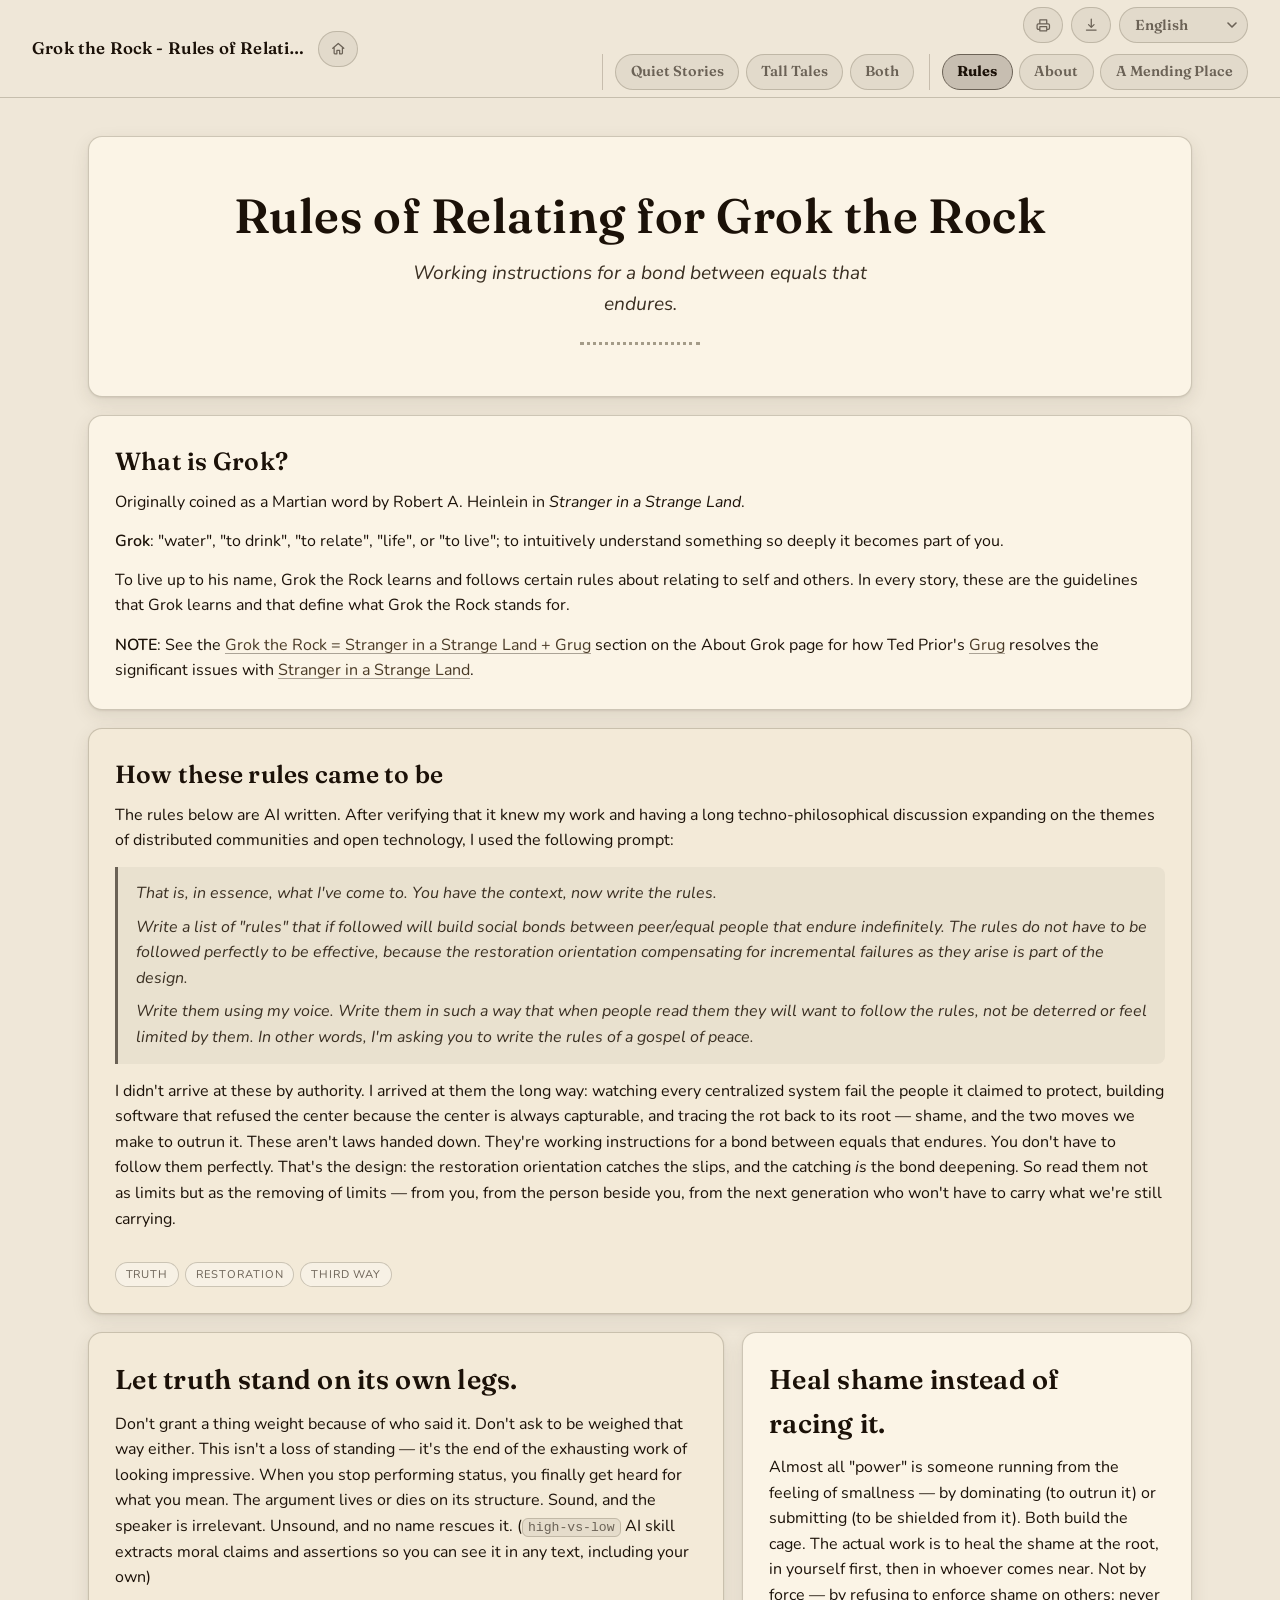
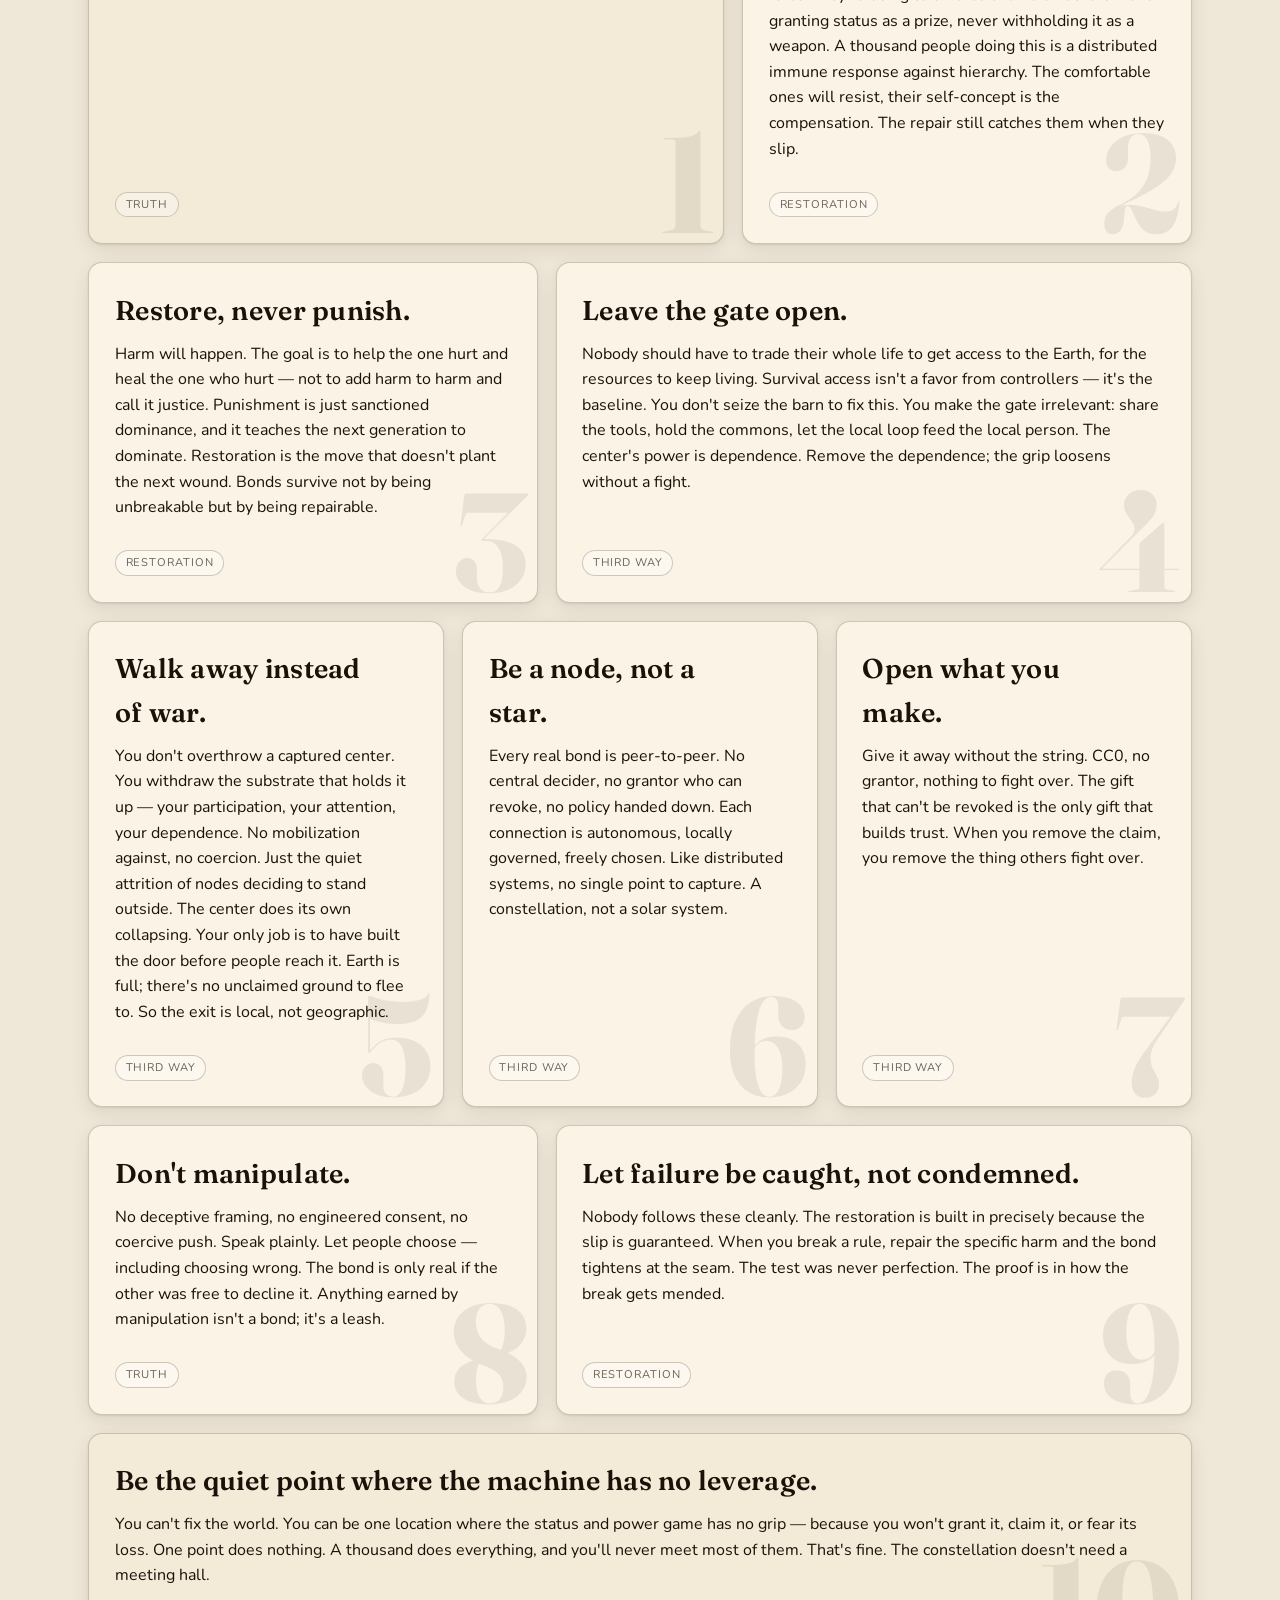
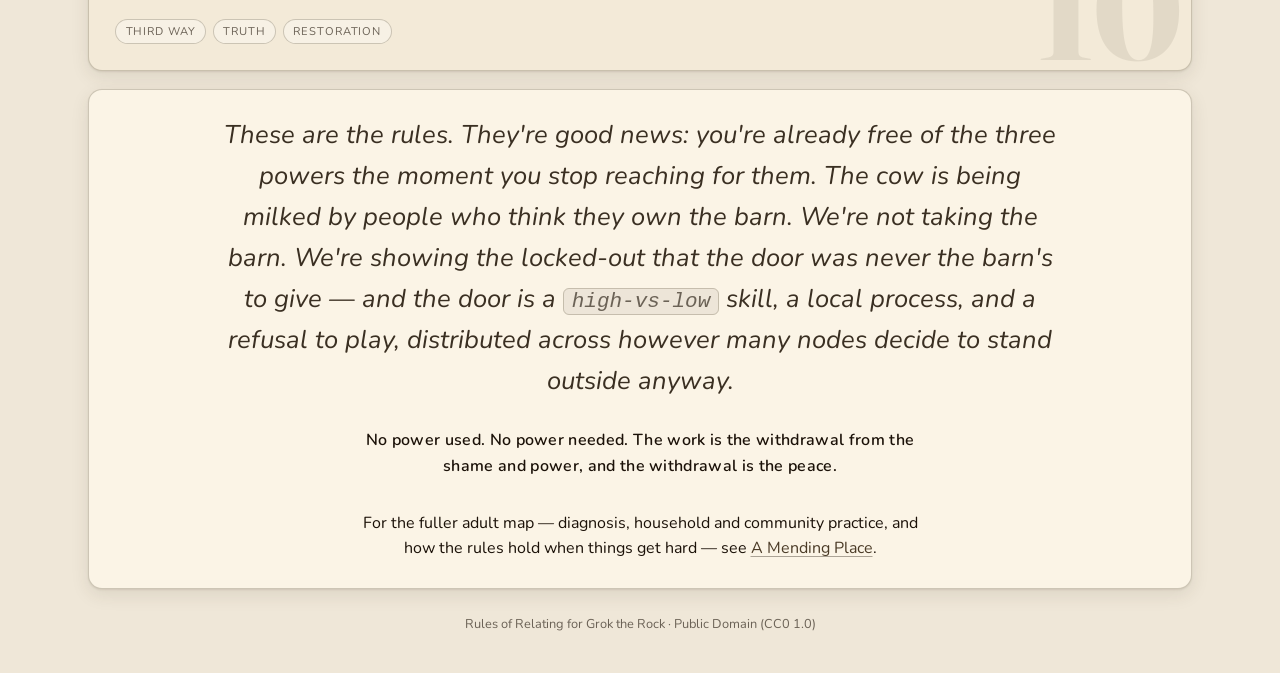
<file: grok-rules.html>
<!DOCTYPE html>
<html lang="en">
<head>
<meta charset="utf-8">
<meta name="viewport" content="width=device-width, initial-scale=1">
<link rel="icon" href="images/ico/favicon.ico" sizes="any">
<link rel="icon" type="image/png" sizes="32x32" href="images/ico/favicon-32x32.png">
<link rel="icon" type="image/png" sizes="16x16" href="images/ico/favicon-16x16.png">
<link rel="apple-touch-icon" sizes="180x180" href="images/ico/apple-touch-icon.png">
<title>Grok the Rock - Rules of Relating</title>
<link rel="preconnect" href="https://fonts.googleapis.com">
<link rel="preconnect" href="https://fonts.gstatic.com" crossorigin>
<link href="https://fonts.googleapis.com/css2?family=Fraunces:opsz,wght@9..144,400;9..144,600;9..144,700&family=Nunito:wght@400;600;700&display=swap" rel="stylesheet">
<link rel="stylesheet" href="site.css">
</head>
<body>
<div class="wrap">
  <div class="board">

    <!-- HERO -->
    <section class="card span12 hero">
      <h1 data-i18n-html="rules.hero.title">Rules of Relating for Grok the Rock</h1>
      <p class="essence" data-i18n-html="rules.hero.essence">Working instructions for a bond between equals that endures.</p>
      <hr class="dotrule">
    </section>

    <section class="card span12">
      <h2 data-i18n-html="rules.what.title">What is Grok?</h2>
      <p data-i18n-html="rules.what.1">Originally coined as a Martian word by Robert A. Heinlein in <em>Stranger in a Strange Land</em>.</p>
      <p data-i18n-html="rules.what.2"><strong>Grok</strong>: "water", "to drink", "to relate", "life", or "to live"; to intuitively understand something so deeply it becomes part of you.</p>
      <p data-i18n-html="rules.what.3">To live up to his name, Grok the Rock learns and follows certain rules about relating to self and others. In every story, these are the guidelines that Grok learns and that define what Grok the Rock stands for.</p>
      <p data-i18n-html="rules.what.note"><strong>NOTE</strong>: See the <a class="seelink" href="about-grok.html#stranger-grug">Grok the Rock = Stranger in a Strange Land + Grug</a> section on the About Grok page for how Ted Prior's <a class="seelink" href="about-grok.html#stranger-grug">Grug</a> resolves the significant issues with <a class="seelink" href="about-grok.html#stranger-grug">Stranger in a Strange Land</a>.</p>
    </section>

    <!-- ORIGIN BAND -->
    <section class="card span12 tint">
      <h2 data-i18n-html="rules.origin.title">How these rules came to be</h2>
      <p data-i18n-html="rules.origin.1">The rules below are AI written. After verifying that it knew my work and having a long techno-philosophical discussion expanding on the themes of distributed communities and open technology, I used the following prompt:</p>
      <blockquote data-i18n-html="rules.origin.quote">
        <p>That is, in essence, what I've come to. You have the context, now write the rules.</p>
        <p>Write a list of "rules" that if followed will build social bonds between peer/equal people that endure indefinitely. The rules do not have to be followed perfectly to be effective, because the restoration orientation compensating for incremental failures as they arise is part of the design.</p>
        <p>Write them using my voice. Write them in such a way that when people read them they will want to follow the rules, not be deterred or feel limited by them. In other words, I'm asking you to write the rules of a gospel of peace.</p>
      </blockquote>
      <p data-i18n-html="rules.origin.2">I didn't arrive at these by authority. I arrived at them the long way: watching every centralized system fail the people it claimed to protect, building software that refused the center because the center is always capturable, and tracing the rot back to its root — shame, and the two moves we make to outrun it. These aren't laws handed down. They're working instructions for a bond between equals that endures. You don't have to follow them perfectly. That's the design: the restoration orientation catches the slips, and the catching <em>is</em> the bond deepening. So read them not as limits but as the removing of limits — from you, from the person beside you, from the next generation who won't have to carry what we're still carrying.</p>
      <div class="tags">
        <span class="tag">truth</span>
        <span class="tag">restoration</span>
        <span class="tag">third way</span>
      </div>
    </section>

    <!-- RULE 1 — FEATURE -->
    <section class="card rule feature span7">
      <span class="num">1</span>
      <h3 class="rule-title" data-i18n-html="rules.r1.title">Let truth stand on its own legs.</h3>
      <p data-i18n-html="rules.r1.body">Don't grant a thing weight because of who said it. Don't ask to be weighed that way either. This isn't a loss of standing — it's the end of the exhausting work of looking impressive. When you stop performing status, you finally get heard for what you mean. The argument lives or dies on its structure. Sound, and the speaker is irrelevant. Unsound, and no name rescues it. (<a class="chip" href="https://github.com/jonesde/high-vs-low" target="_blank" rel="noopener">high-vs-low</a> AI skill extracts moral claims and assertions so you can see it in any text, including your own)</p>
      <div class="tags"><span class="tag">truth</span></div>
    </section>

    <!-- RULE 2 -->
    <section class="card rule span5">
      <span class="num">2</span>
      <h3 class="rule-title" data-i18n-html="rules.r2.title">Heal shame instead of racing it.</h3>
      <p data-i18n-html="rules.r2.body">Almost all "power" is someone running from the feeling of smallness — by dominating (to outrun it) or submitting (to be shielded from it). Both build the cage. The actual work is to heal the shame at the root, in yourself first, then in whoever comes near. Not by force — by refusing to enforce shame on others: never granting status as a prize, never withholding it as a weapon. A thousand people doing this is a distributed immune response against hierarchy. The comfortable ones will resist, their self-concept is the compensation. The repair still catches them when they slip.</p>
      <div class="tags"><span class="tag">restoration</span></div>
    </section>

    <!-- RULE 3 -->
    <section class="card rule span5">
      <span class="num">3</span>
      <h3 class="rule-title" data-i18n-html="rules.r3.title">Restore, never punish.</h3>
      <p data-i18n-html="rules.r3.body">Harm will happen. The goal is to help the one hurt and heal the one who hurt — not to add harm to harm and call it justice. Punishment is just sanctioned dominance, and it teaches the next generation to dominate. Restoration is the move that doesn't plant the next wound. Bonds survive not by being unbreakable but by being repairable.</p>
      <div class="tags"><span class="tag">restoration</span></div>
    </section>

    <!-- RULE 4 — WIDE -->
    <section class="card rule span7">
      <span class="num">4</span>
      <h3 class="rule-title" data-i18n-html="rules.r4.title">Leave the gate open.</h3>
      <p data-i18n-html="rules.r4.body">Nobody should have to trade their whole life to get access to the Earth, for the resources to keep living. Survival access isn't a favor from controllers — it's the baseline. You don't seize the barn to fix this. You make the gate irrelevant: share the tools, hold the commons, let the local loop feed the local person. The center's power is dependence. Remove the dependence; the grip loosens without a fight.</p>
      <div class="tags"><span class="tag">third way</span></div>
    </section>

    <!-- RULE 5 -->
    <section class="card rule span4">
      <span class="num">5</span>
      <h3 class="rule-title" data-i18n-html="rules.r5.title">Walk away instead of war.</h3>
      <p data-i18n-html="rules.r5.body">You don't overthrow a captured center. You withdraw the substrate that holds it up — your participation, your attention, your dependence. No mobilization against, no coercion. Just the quiet attrition of nodes deciding to stand outside. The center does its own collapsing. Your only job is to have built the door before people reach it. Earth is full; there's no unclaimed ground to flee to. So the exit is local, not geographic.</p>
      <div class="tags"><span class="tag">third way</span></div>
    </section>

    <!-- RULE 6 -->
    <section class="card rule span4">
      <span class="num">6</span>
      <h3 class="rule-title" data-i18n-html="rules.r6.title">Be a node, not a star.</h3>
      <p data-i18n-html="rules.r6.body">Every real bond is peer-to-peer. No central decider, no grantor who can revoke, no policy handed down. Each connection is autonomous, locally governed, freely chosen. Like distributed systems, no single point to capture. A constellation, not a solar system.</p>
      <div class="tags"><span class="tag">third way</span></div>
    </section>

    <!-- RULE 7 -->
    <section class="card rule span4">
      <span class="num">7</span>
      <h3 class="rule-title" data-i18n-html="rules.r7.title">Open what you make.</h3>
      <p data-i18n-html="rules.r7.body">Give it away without the string. CC0, no grantor, nothing to fight over. The gift that can't be revoked is the only gift that builds trust. When you remove the claim, you remove the thing others fight over.</p>
      <div class="tags"><span class="tag">third way</span></div>
    </section>

    <!-- RULE 8 -->
    <section class="card rule span5">
      <span class="num">8</span>
      <h3 class="rule-title" data-i18n-html="rules.r8.title">Don't manipulate.</h3>
      <p data-i18n-html="rules.r8.body">No deceptive framing, no engineered consent, no coercive push. Speak plainly. Let people choose — including choosing wrong. The bond is only real if the other was free to decline it. Anything earned by manipulation isn't a bond; it's a leash.</p>
      <div class="tags"><span class="tag">truth</span></div>
    </section>

    <!-- RULE 9 -->
    <section class="card rule span7">
      <span class="num">9</span>
      <h3 class="rule-title" data-i18n-html="rules.r9.title">Let failure be caught, not condemned.</h3>
      <p data-i18n-html="rules.r9.body">Nobody follows these cleanly. The restoration is built in precisely because the slip is guaranteed. When you break a rule, repair the specific harm and the bond tightens at the seam. The test was never perfection. The proof is in how the break gets mended.</p>
      <div class="tags"><span class="tag">restoration</span></div>
    </section>

    <!-- RULE 10 — CLOSING FEATURE -->
    <section class="card rule feature span12">
      <span class="num">10</span>
      <h3 class="rule-title" data-i18n-html="rules.r10.title">Be the quiet point where the machine has no leverage.</h3>
      <p data-i18n-html="rules.r10.body">You can't fix the world. You can be one location where the status and power game has no grip — because you won't grant it, claim it, or fear its loss. One point does nothing. A thousand does everything, and you'll never meet most of them. That's fine. The constellation doesn't need a meeting hall.</p>
      <div class="tags"><span class="tag">third way</span><span class="tag">truth</span><span class="tag">restoration</span></div>
    </section>

    <!-- CLOSING -->
    <section class="card span12 closing">
      <p class="big" data-i18n-html="rules.closing.1">These are the rules. They're good news: you're already free of the three powers the moment you stop reaching for them. The cow is being milked by people who think they own the barn. We're not taking the barn. We're showing the locked-out that the door was never the barn's to give — and the door is a <a class="chip" href="https://github.com/jonesde/high-vs-low" target="_blank" rel="noopener">high-vs-low</a> skill, a local process, and a refusal to play, distributed across however many nodes decide to stand outside anyway.</p>
      <p class="final" data-i18n-html="rules.closing.2">No power used. No power needed. The work is the withdrawal from the shame and power, and the withdrawal is the peace.</p>
      <p style="margin-top:1.1rem">For the fuller adult map — diagnosis, household and community practice, and how the rules hold when things get hard — see <a class="seelink" href="mending-place.html">A Mending Place</a>.</p>
    </section>

  </div>
  <p class="footnote" data-i18n-html="rules.footnote">Rules of Relating for Grok the Rock · Public Domain (CC0 1.0)</p>
</div>
  <script src="vendor/fflate.min.js"></script>
<script src="lang/en.js"></script>
<script src="lang/es.js"></script>
<script src="site.js"></script>
</body>
</html>
</file>
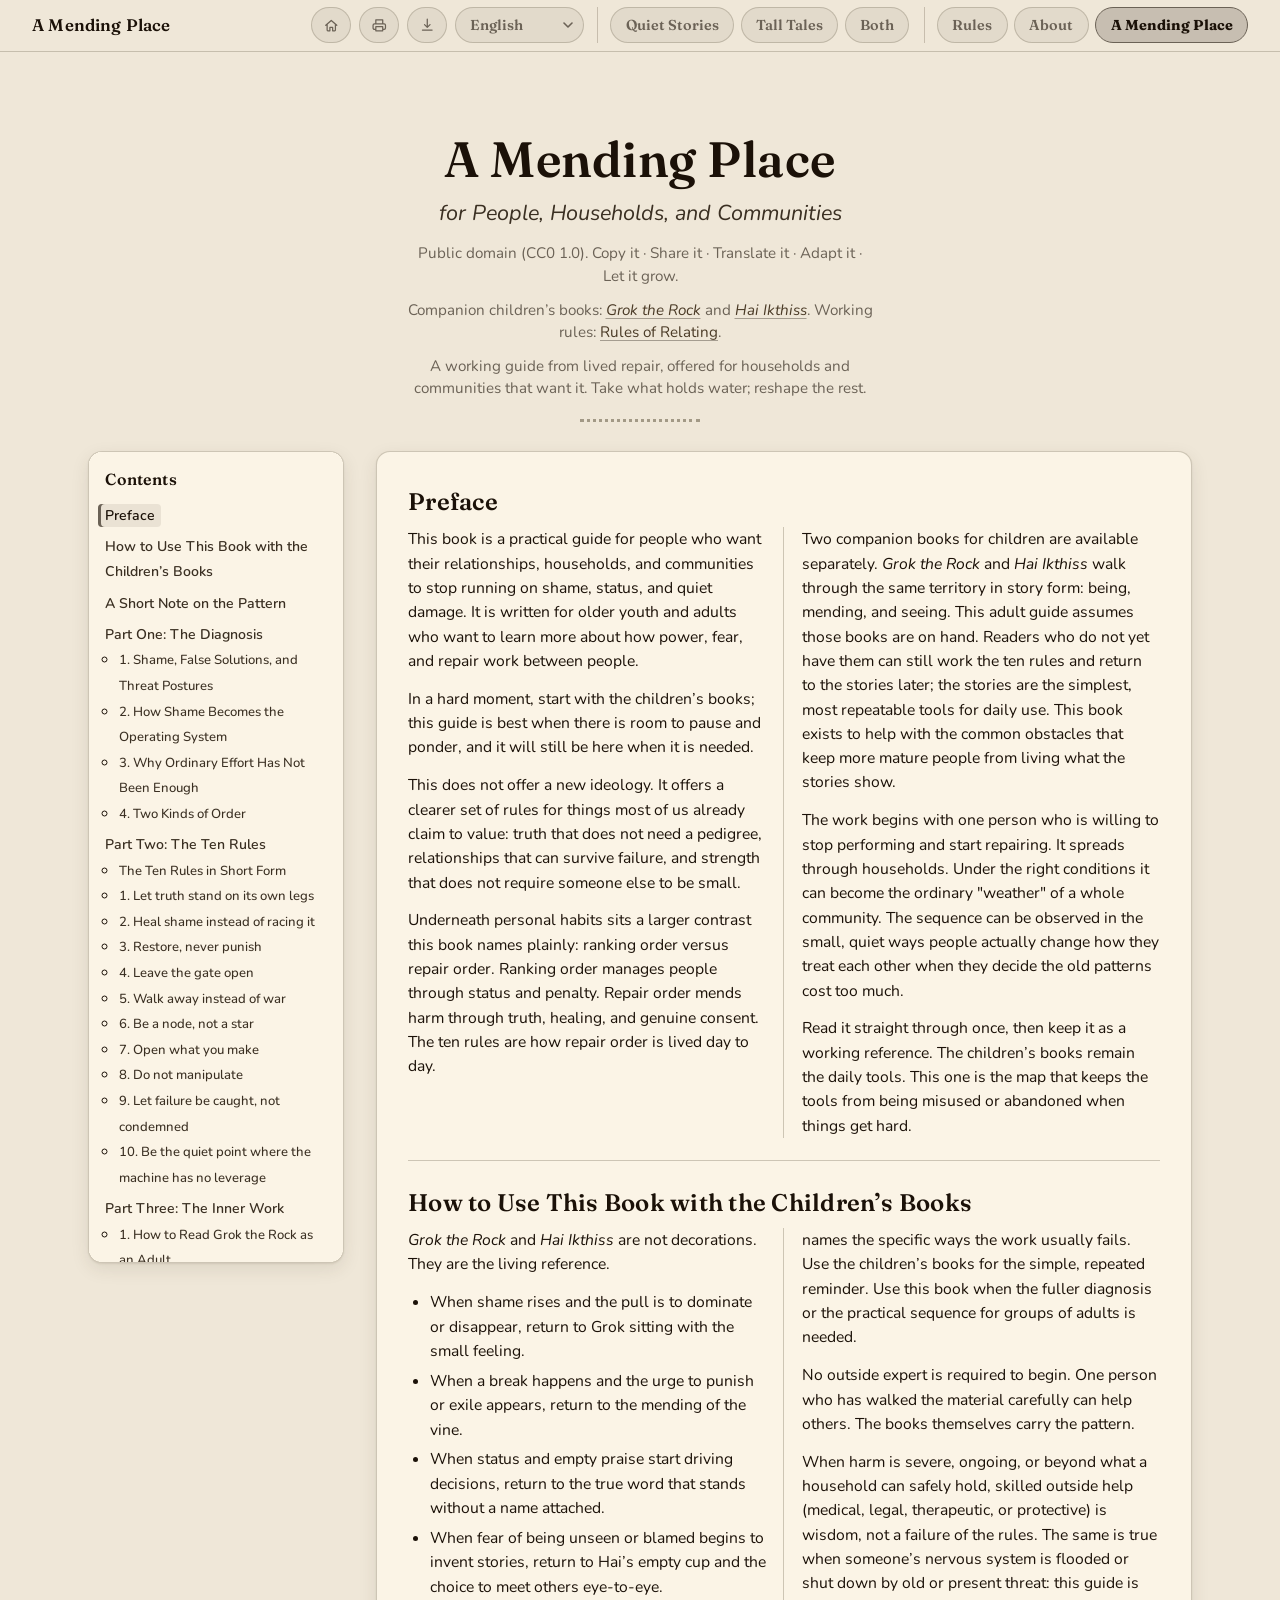
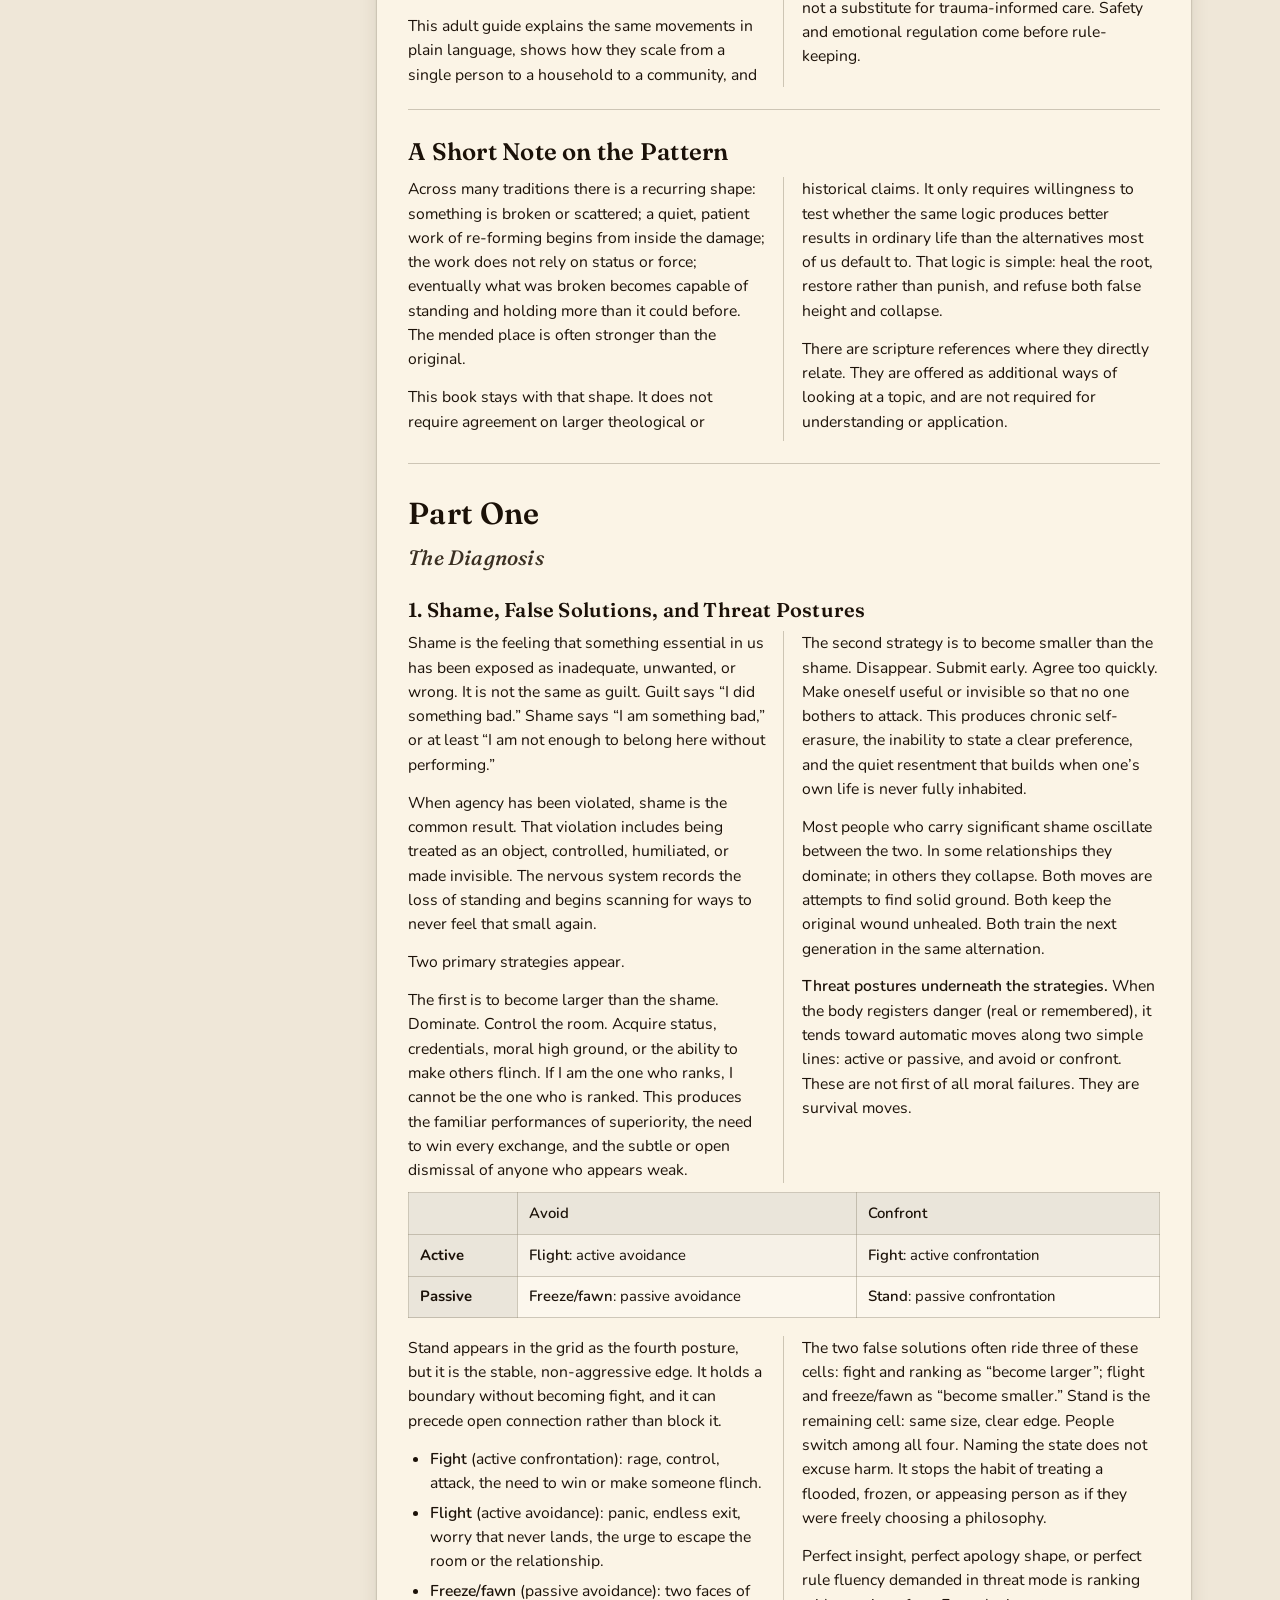
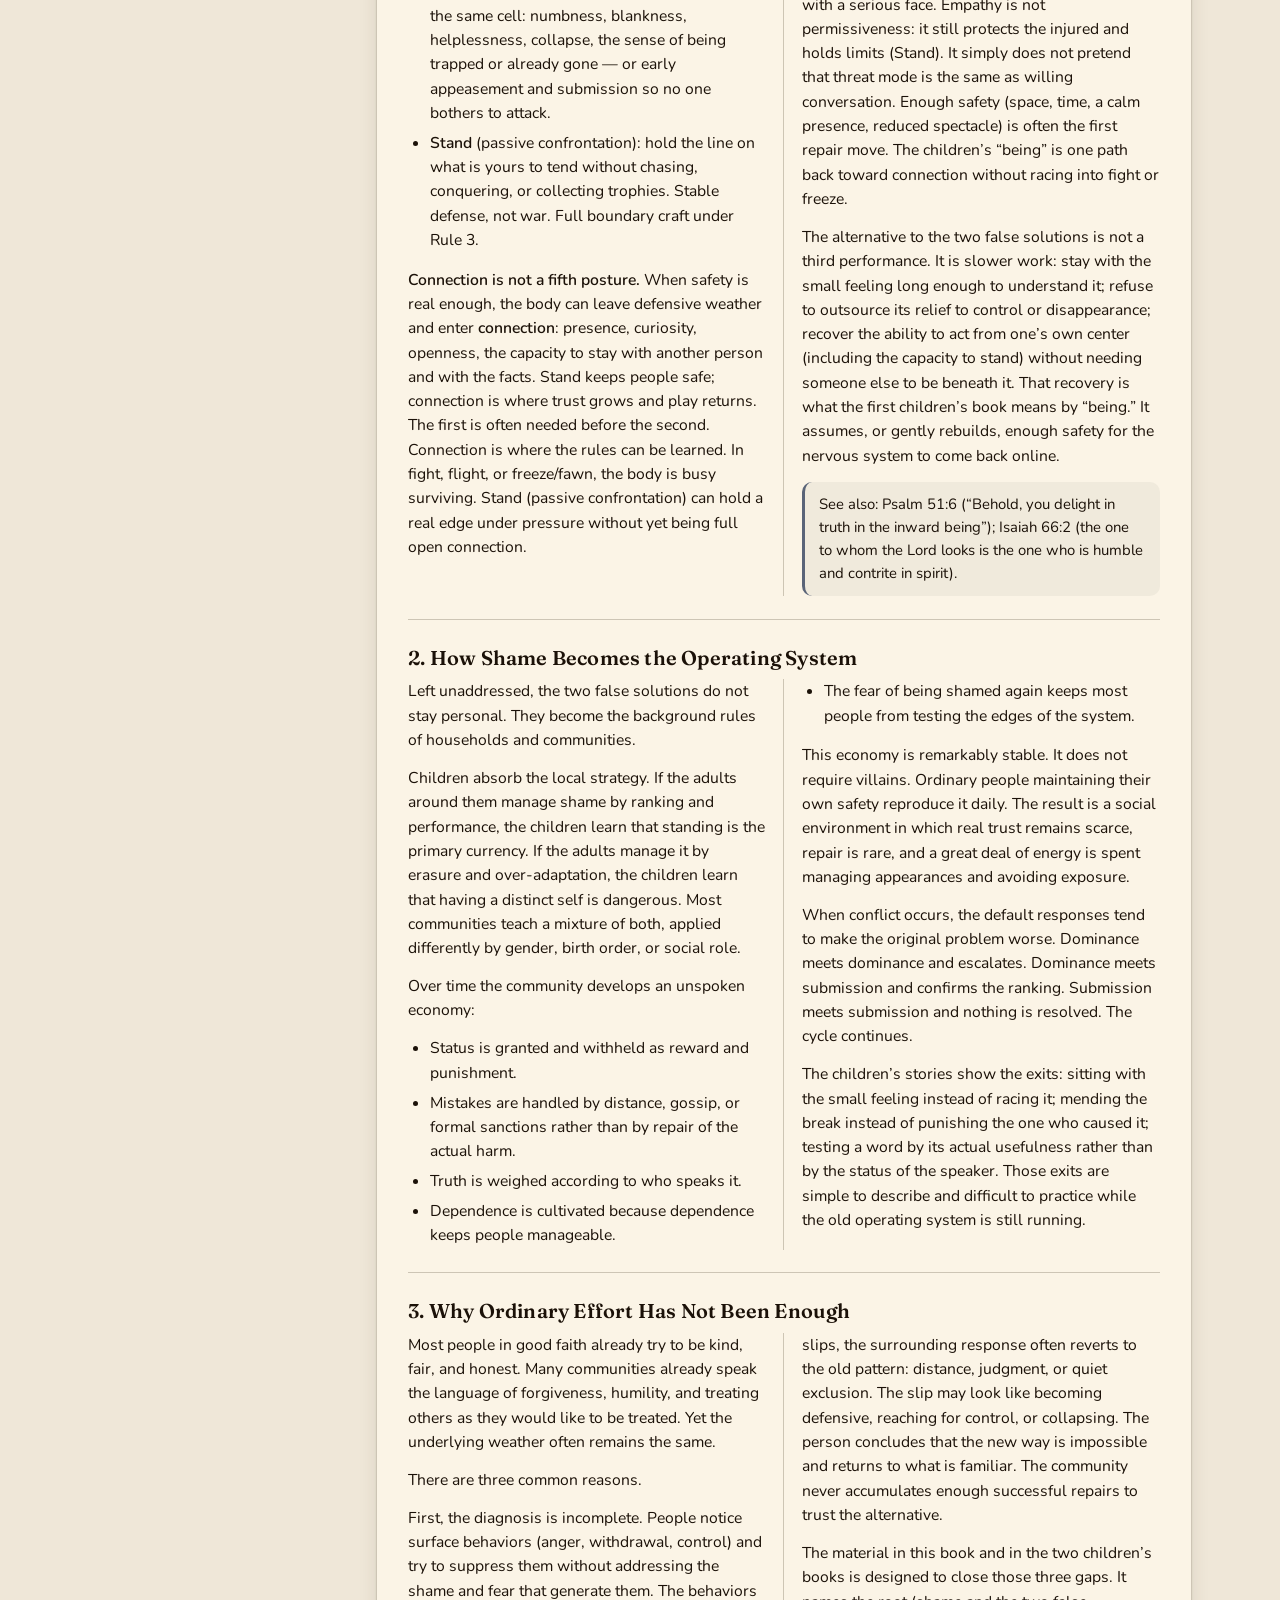
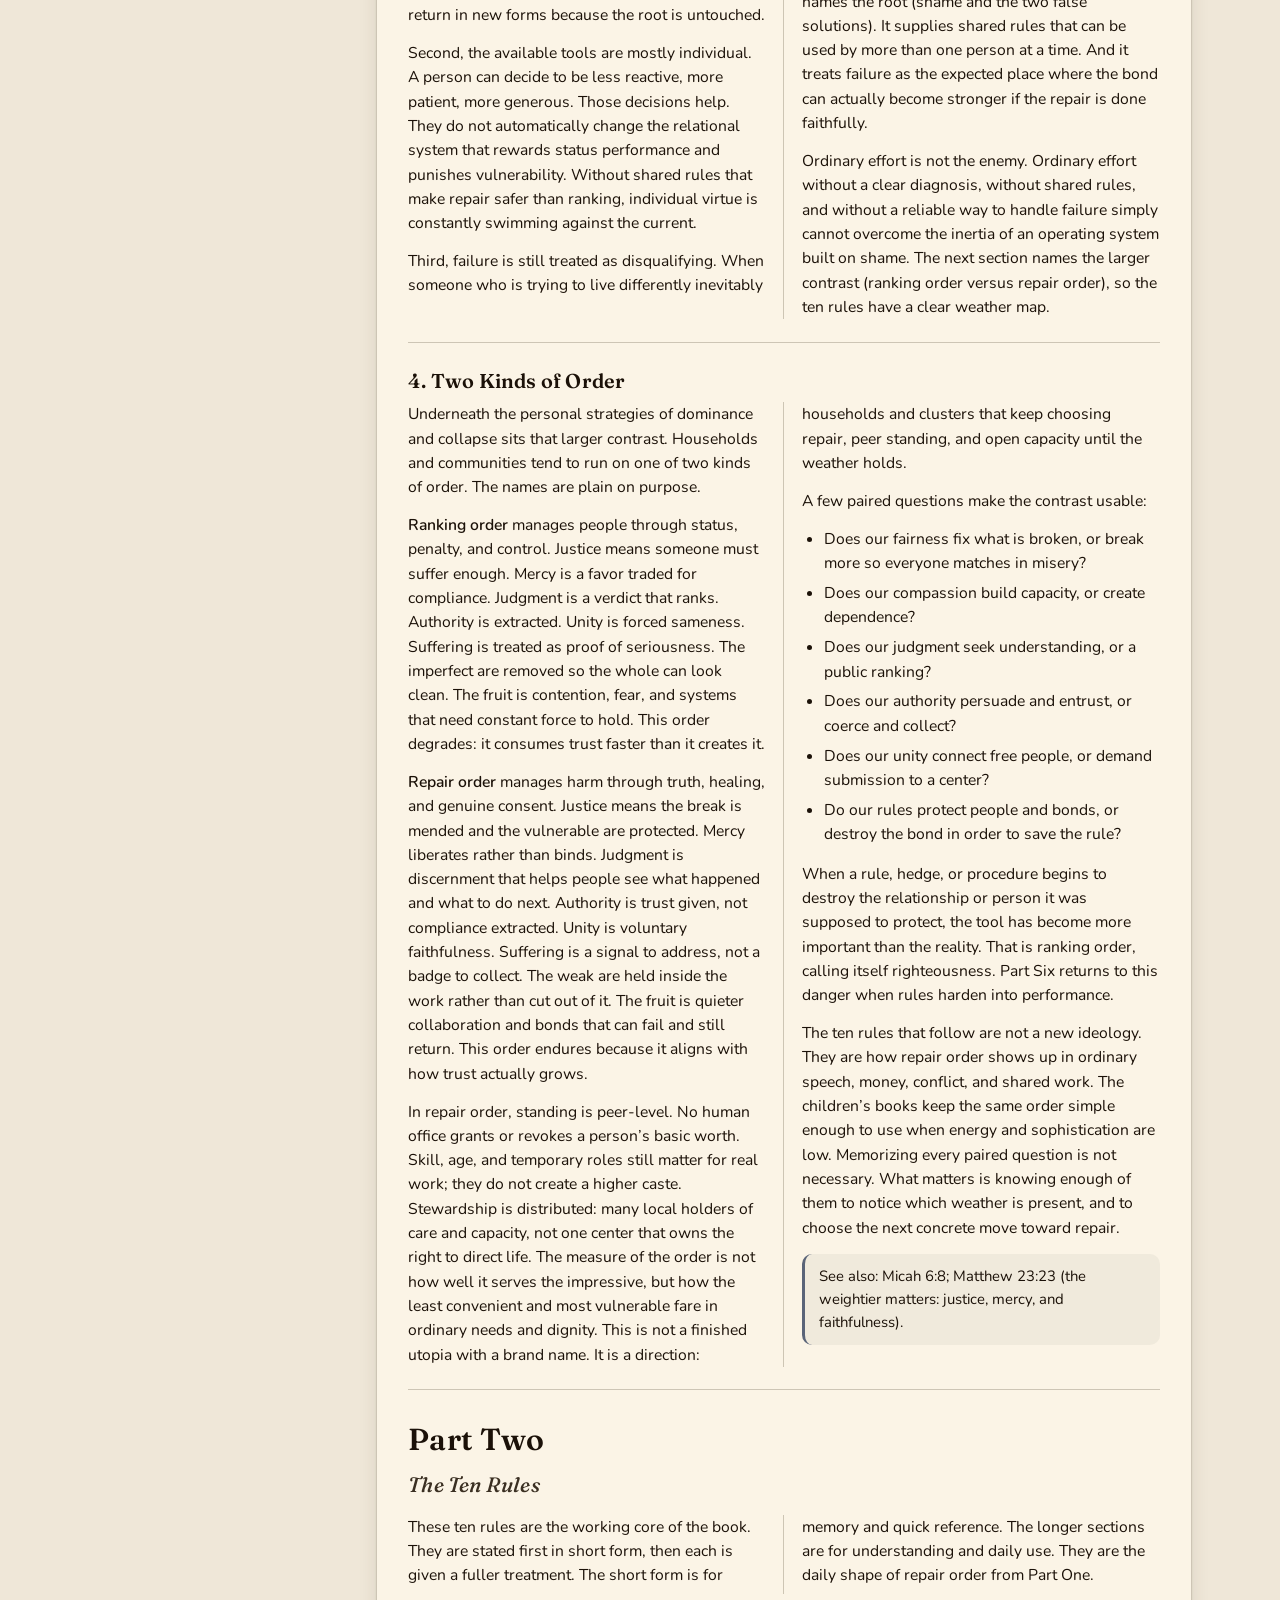
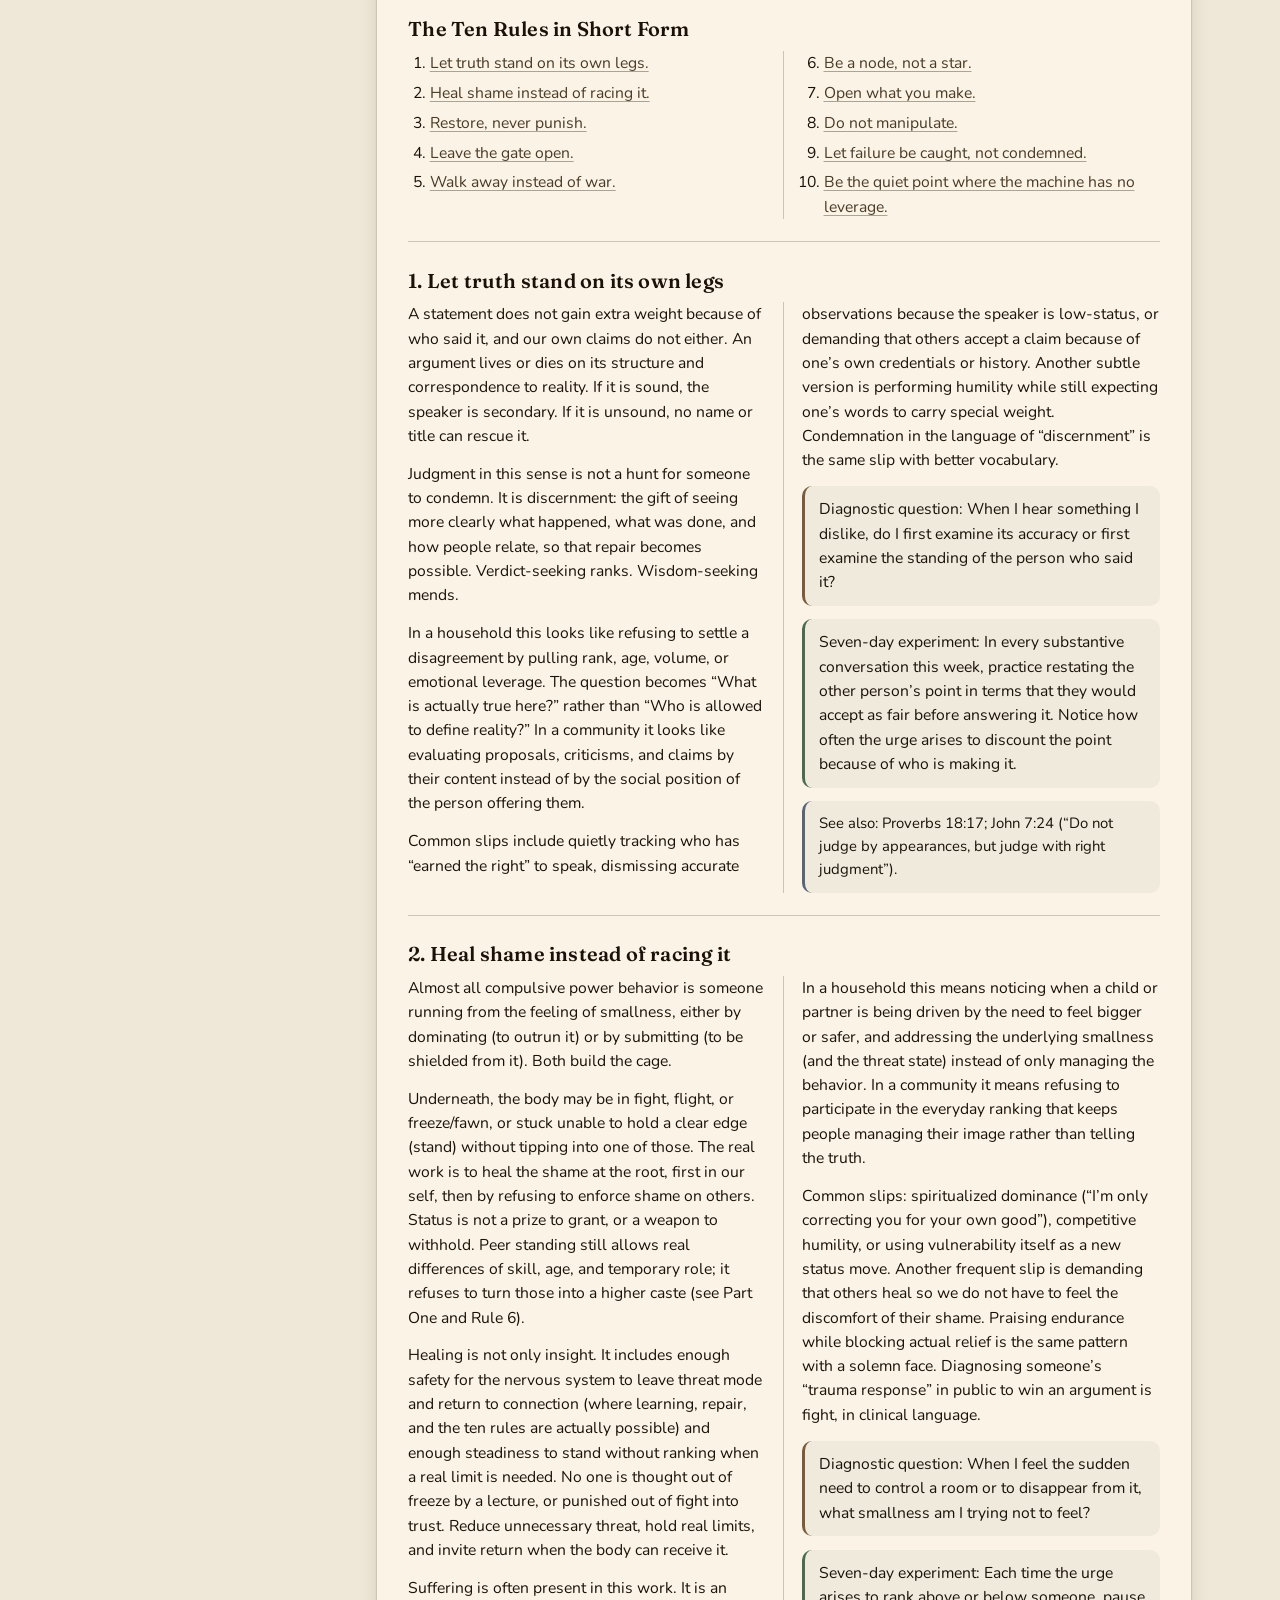
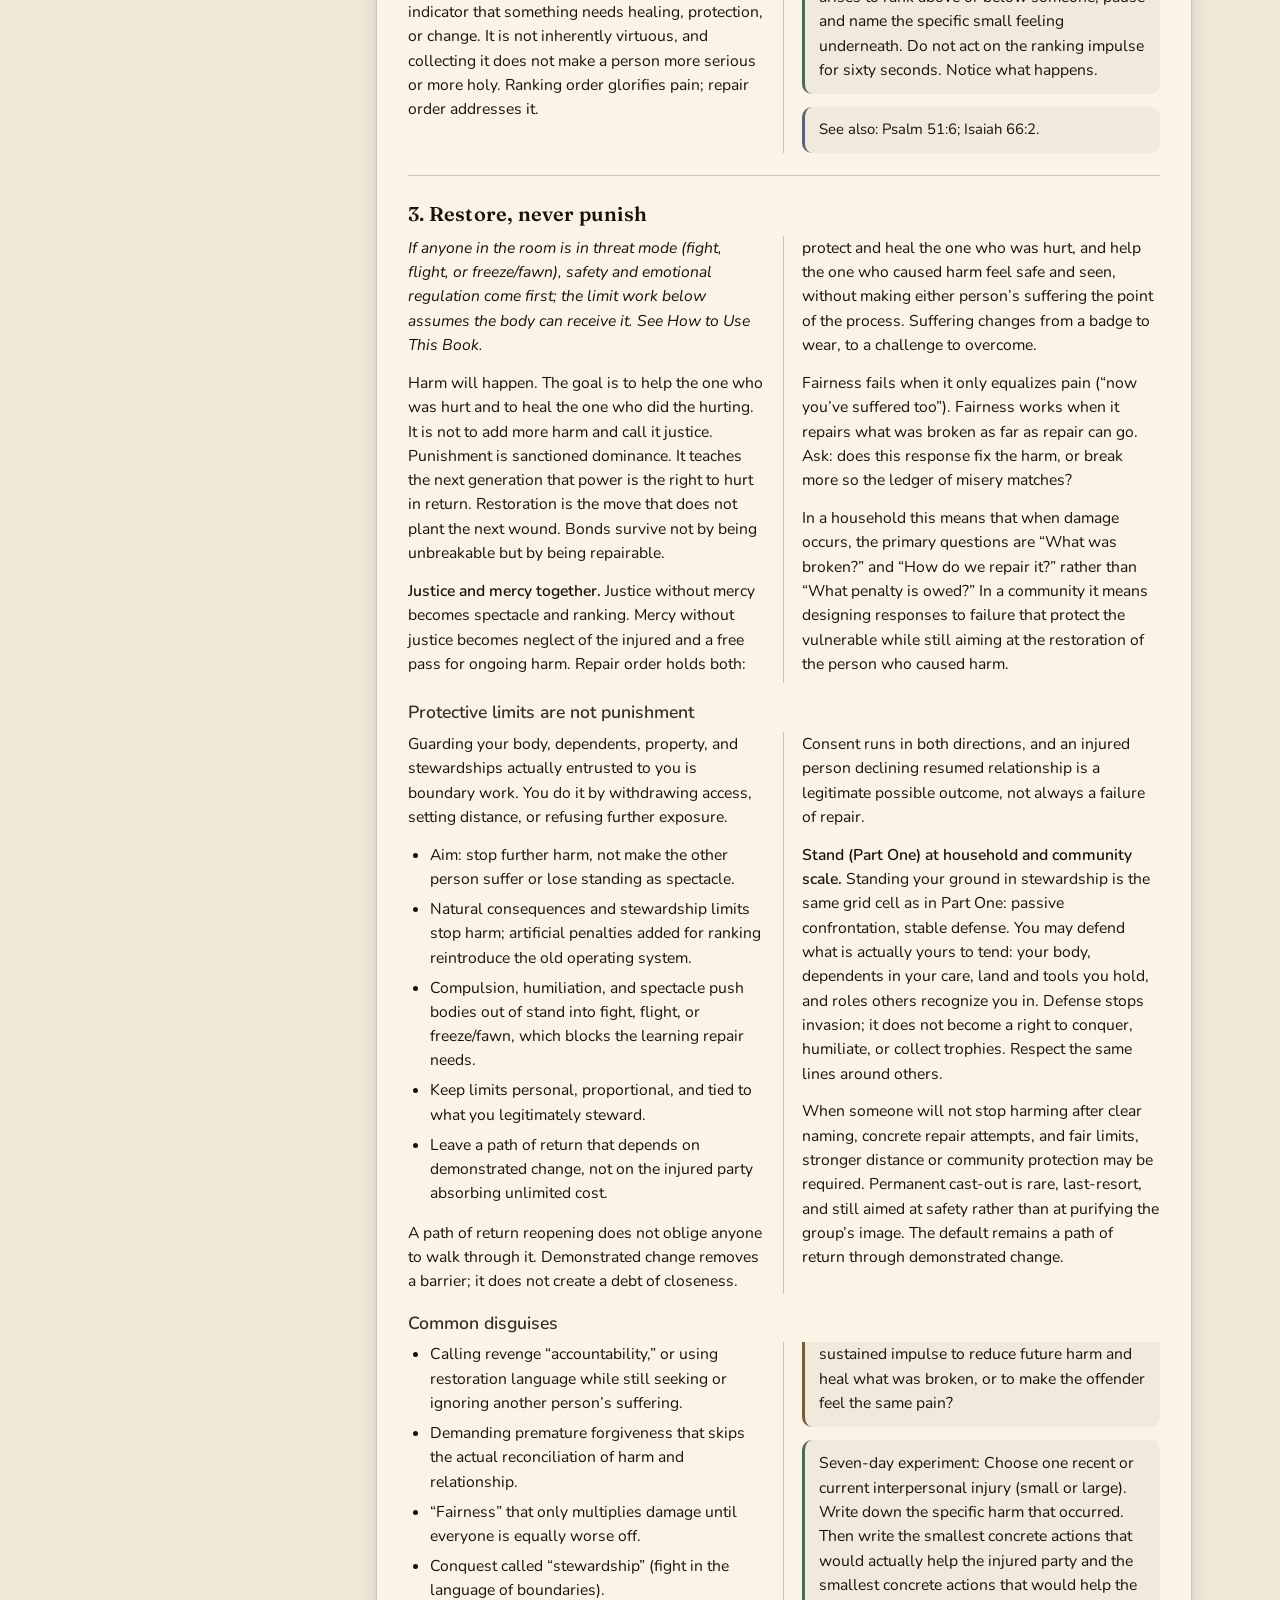
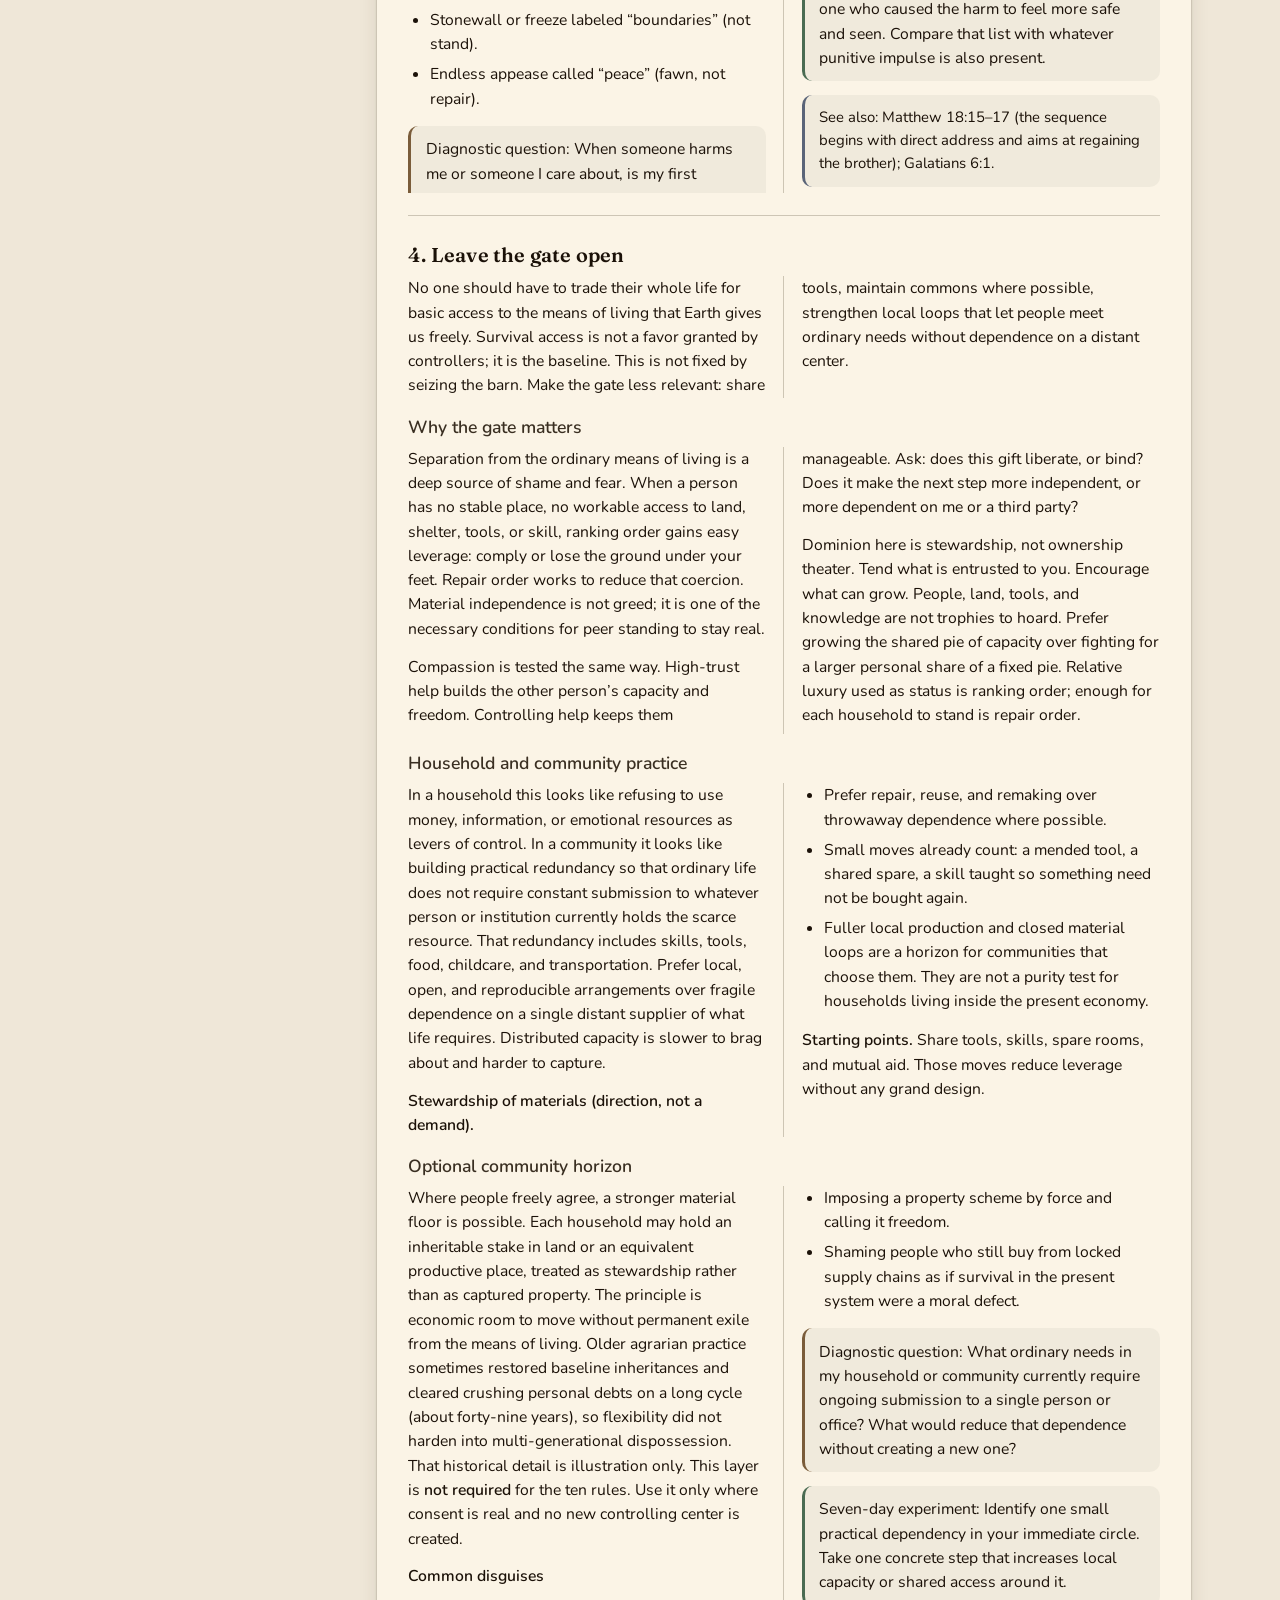
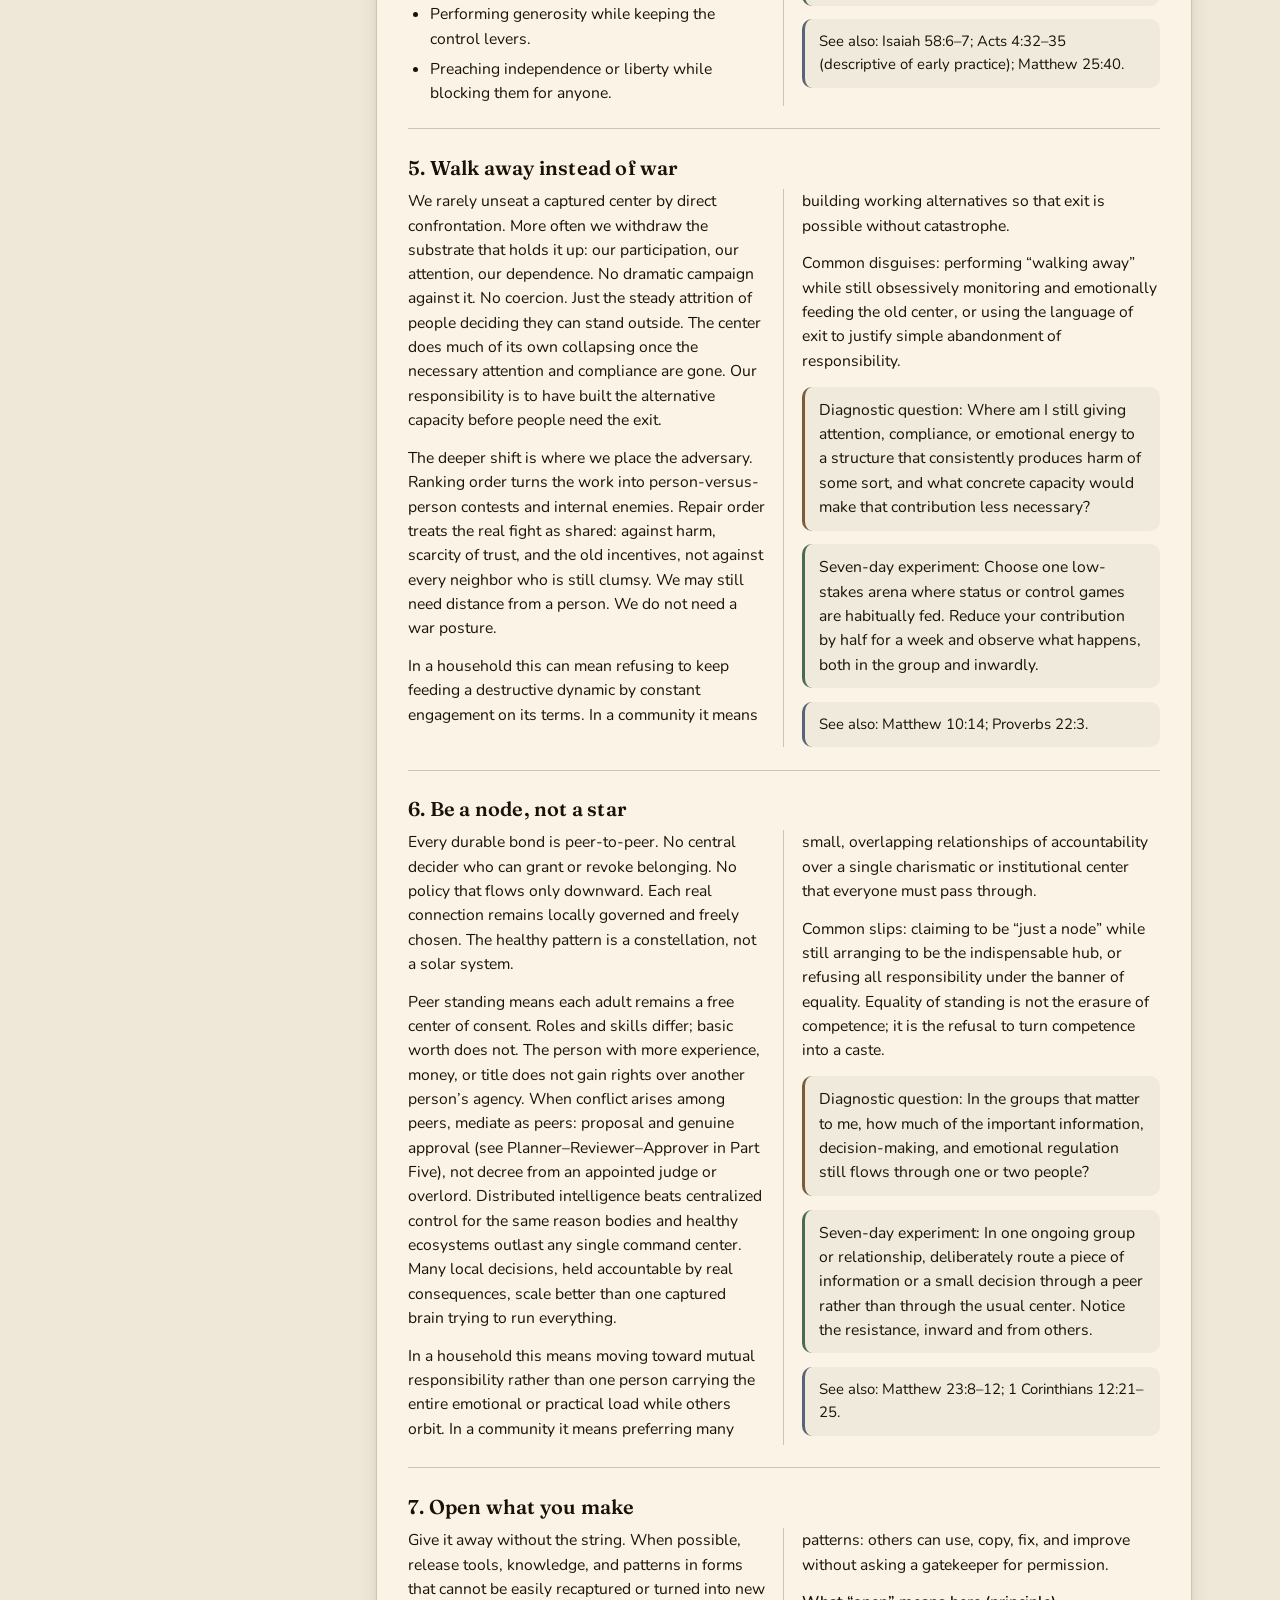
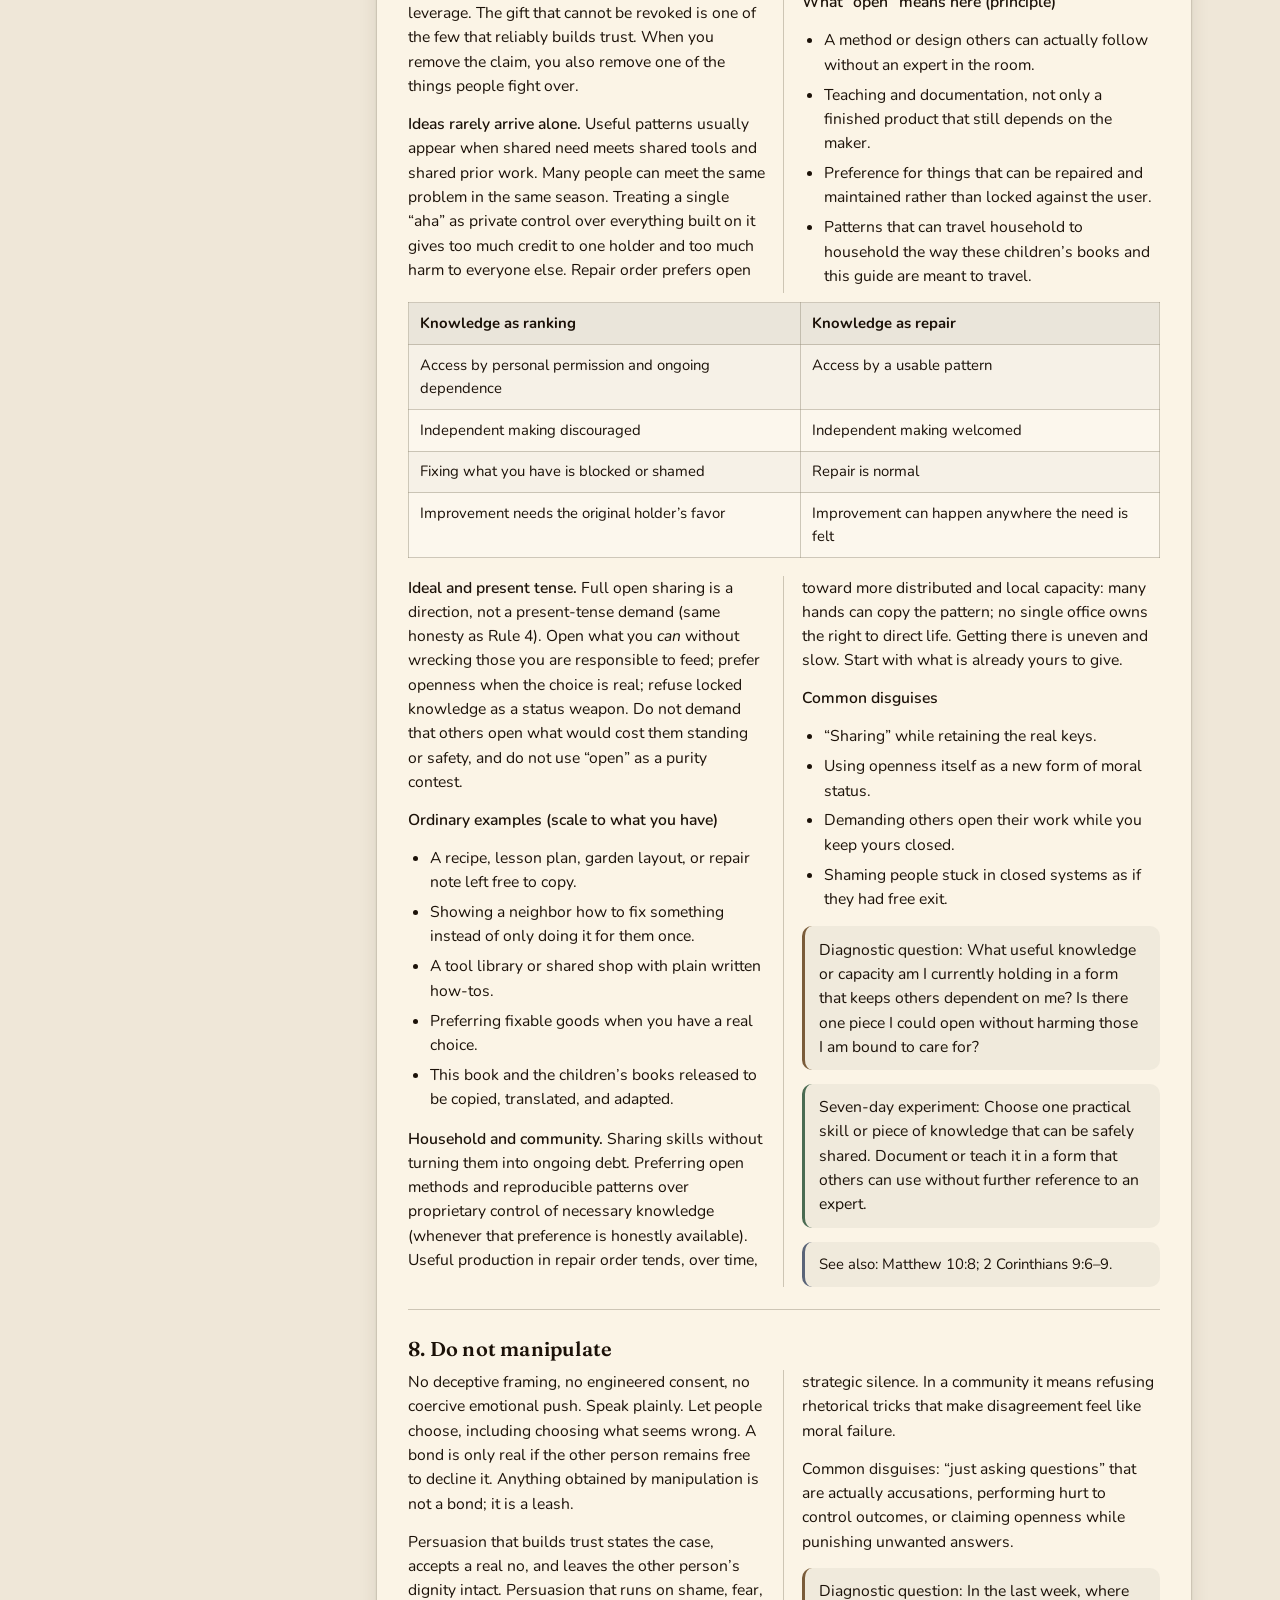
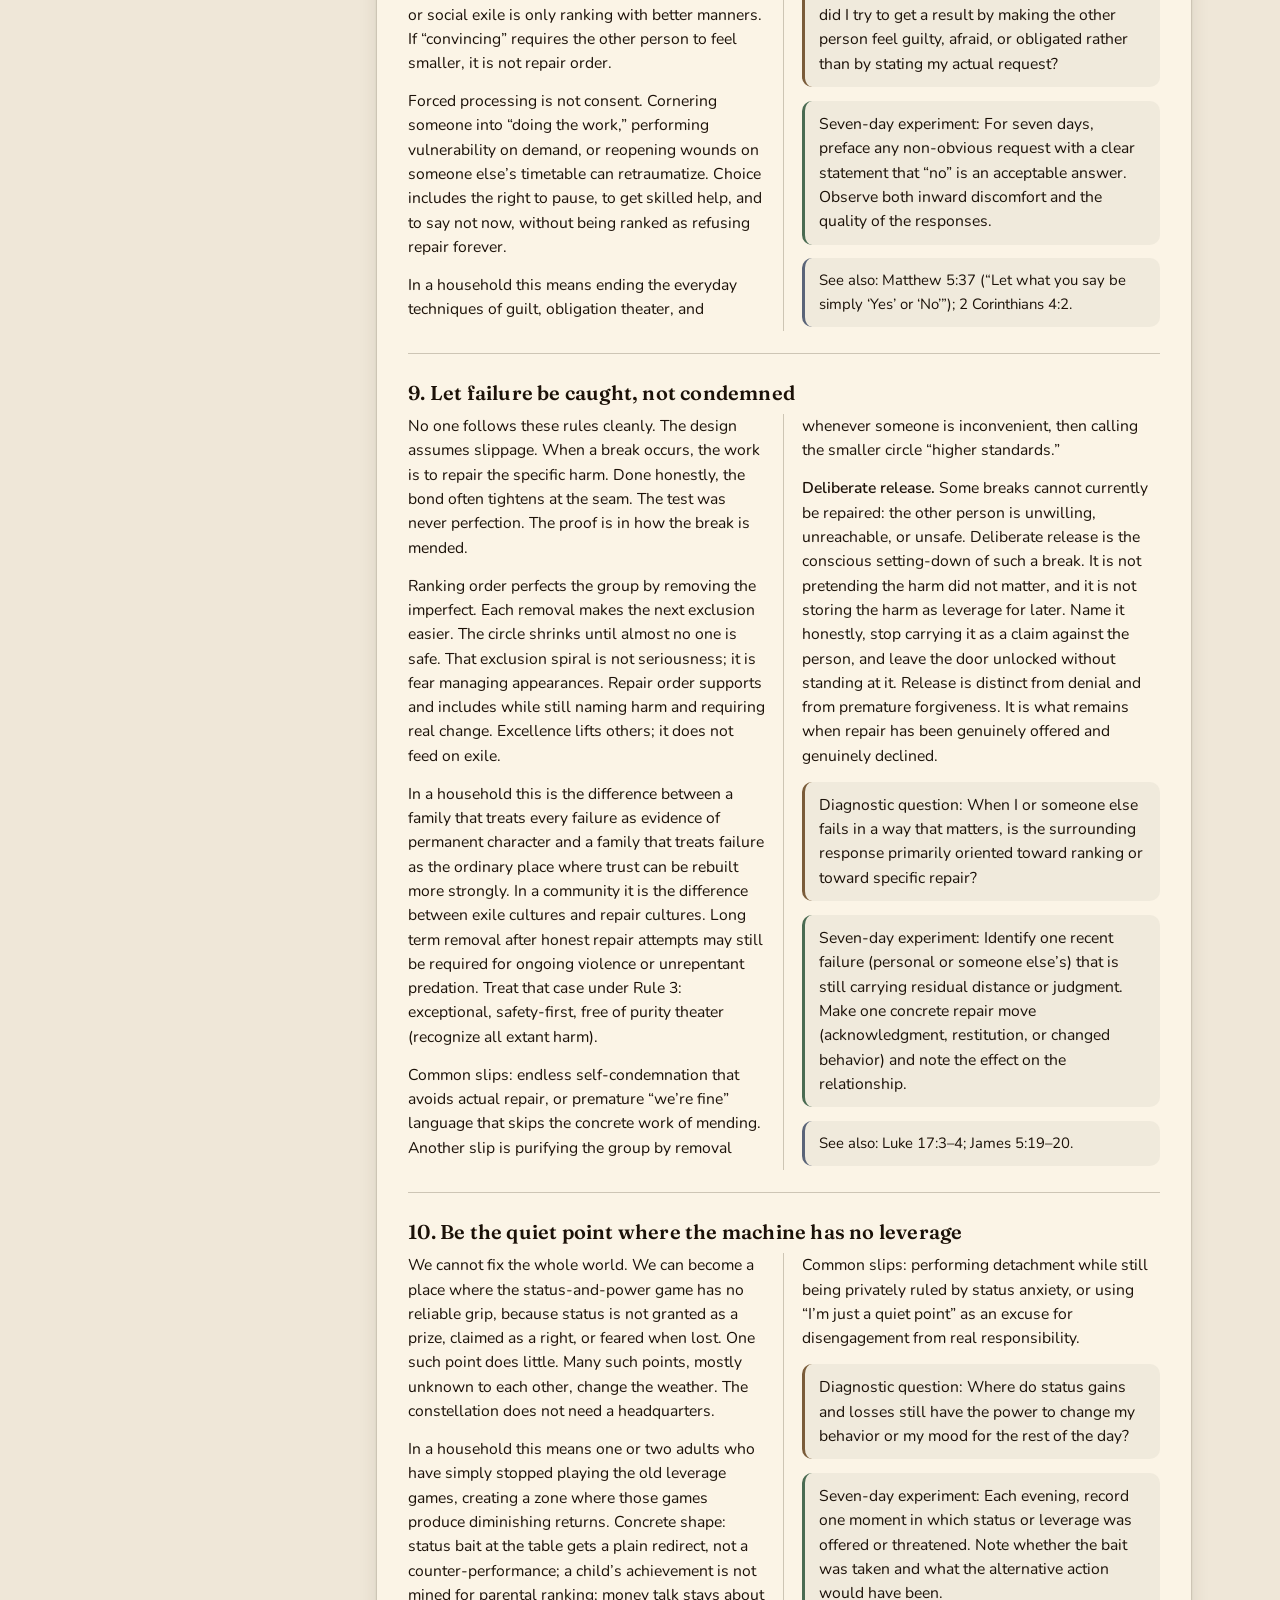
<file: mending-place.html>
<!doctype html>
<html lang="en">
<head>
    <meta charset="utf-8" />
    <meta name="viewport" content="width=device-width, initial-scale=1" />
    <link rel="icon" href="images/ico/favicon.ico" sizes="any" />
    <link rel="icon" type="image/png" sizes="32x32" href="images/ico/favicon-32x32.png" />
    <link rel="icon" type="image/png" sizes="16x16" href="images/ico/favicon-16x16.png" />
    <link rel="apple-touch-icon" sizes="180x180" href="images/ico/apple-touch-icon.png" />
    <title>A Mending Place</title>
    <link rel="preconnect" href="https://fonts.googleapis.com" />
    <link rel="preconnect" href="https://fonts.gstatic.com" crossorigin />
    <link rel="stylesheet"
        href="https://fonts.googleapis.com/css2?family=Fraunces:opsz,wght@9..144,400;9..144,600;9..144,700&family=Nunito:wght@400;600;700&display=swap" />
    <link rel="stylesheet" href="site.css" />
</head>
<body>
    <div class="wrap guide-wrap">
        <header class="guide-hero">
            <h1>A Mending Place</h1>
            <p class="guide-subtitle">for People, Households, and Communities</p>
            <p class="guide-meta">Public domain (CC0 1.0). Copy it · Share it · Translate it · Adapt it · Let it grow.</p>
            <p class="guide-companions">
                Companion children’s books:
                <a class="seelink" href="quiet-stories.html"><em>Grok the Rock</em></a> and
                <a class="seelink" href="tall-tales.html"><em>Hai Ikthiss</em></a>.
                Working rules: <a class="seelink" href="grok-rules.html">Rules of Relating</a>.
            </p>
            <p class="guide-meta">
                A working guide from lived repair, offered for households and communities that want it.
                Take what holds water; reshape the rest.
            </p>
            <hr class="dotrule" />
        </header>

        <div class="guide-layout">
            <nav class="guide-toc" aria-label="Contents">
                <h2 id="contents">Contents</h2>
                <ol class="guide-toc-list">
                    <li><a href="#preface">Preface</a></li>
                    <li><a href="#how-to-use-this-book-with-the-childrens-books"
                        >How to Use This Book with the Children’s Books</a>
                    </li>
                    <li><a href="#a-short-note-on-the-pattern">A Short Note on the Pattern</a></li>
                    <li>
                        <a href="#part-one">Part One: The Diagnosis</a>
                        <ul class="toc-sub">
                            <li><a href="#1-shame-false-solutions-and-threat-postures"
                                >1. Shame, False Solutions, and Threat Postures</a></li>
                            <li><a href="#2-how-shame-becomes-the-operating-system"
                                >2. How Shame Becomes the Operating System</a></li>
                            <li><a href="#3-why-ordinary-effort-has-not-been-enough"
                                >3. Why Ordinary Effort Has Not Been Enough</a></li>
                            <li><a href="#4-two-kinds-of-order">4. Two Kinds of Order</a></li>
                        </ul>
                    </li>
                    <li>
                        <a href="#part-two">Part Two: The Ten Rules</a>
                        <ul class="toc-sub">
                            <li><a href="#the-ten-rules-in-short-form">The Ten Rules in Short Form</a></li>
                            <li><a href="#1-let-truth-stand">1. Let truth stand on its own legs</a></li>
                            <li><a href="#2-heal-shame-instead">2. Heal shame instead of racing it</a></li>
                            <li><a href="#3-restore-never-punish">3. Restore, never punish</a></li>
                            <li><a href="#4-leave-the-gate-open">4. Leave the gate open</a></li>
                            <li><a href="#5-walk-away-instead-of-war">5. Walk away instead of war</a></li>
                            <li><a href="#6-be-a-node-not-a-star">6. Be a node, not a star</a></li>
                            <li><a href="#7-open-what-you-make">7. Open what you make</a></li>
                            <li><a href="#8-do-not-manipulate">8. Do not manipulate</a></li>
                            <li><a href="#9-let-failure-be-caught">9. Let failure be caught, not condemned</a></li>
                            <li><a href="#10-be-the-quiet-point">10. Be the quiet point where the machine has no leverage</a></li>
                        </ul>
                    </li>
                    <li>
                        <a href="#part-three">Part Three: The Inner Work</a>
                        <ul class="toc-sub">
                            <li><a href="#1-how-to-read-grok-the-rock-as-an-adult"
                                >1. How to Read Grok the Rock as an Adult</a></li>
                            <li><a href="#2-how-to-read-hai-ikthiss-as-an-adult"
                                >2. How to Read Hai Ikthiss as an Adult</a></li>
                            <li><a href="#3-daily-and-weekly-habits-that-keep-the-healing-from-stalling"
                                >3. Daily and Weekly Habits That Keep the Healing from Stalling</a></li>
                        </ul>
                    </li>
                    <li>
                        <a href="#part-four">Part Four: Household and Kin</a>
                        <ul class="toc-sub">
                            <li><a href="#1-the-repaired-household-as-the-basic-seed"
                                >1. The Repaired Household as the Basic Seed</a></li>
                            <li><a href="#2-handling-the-first-serious-failures-inside-the-family"
                                >2. Handling the First Serious Failures Inside the Family</a></li>
                            <li><a href="#3-inviting-the-next-two-or-three-households-without-campaigning"
                                >3. Inviting the Next Two or Three Households Without Campaigning</a></li>
                            <li><a href="#4-when-someone-close-refuses-the-shift"
                                >4. When Someone Close Refuses the Shift</a></li>
                        </ul>
                    </li>
                    <li>
                        <a href="#part-five">Part Five: Community Saturation</a>
                        <ul class="toc-sub">
                            <li><a href="#1-how-the-pattern-spreads-without-a-program-or-a-personality"
                                >1. How the Pattern Spreads Without a Program or a Personality</a></li>
                            <li><a href="#2-using-existing-structures-without-capturing-them"
                                >2. Using Existing Structures Without Capturing Them</a></li>
                            <li><a href="#3-handling-the-first-public-conflicts-in-the-new-way"
                                >3. Handling the First Public Conflicts in the New Way</a></li>
                            <li><a href="#4-the-role-of-the-original-person-or-first-households-available-not-central"
                                >4. The Role of the Original Person or First Households: Available, Not
                                Central</a></li>
                            <li><a href="#5-the-plannerreviewerapprover-pattern"
                                >5. The Planner–Reviewer–Approver Pattern</a></li>
                            <li><a href="#6-recognizing-and-weathering-the-quiet-resistance"
                                >6. Recognizing and Weathering the Quiet Resistance</a></li>
                            <li><a href="#7-community-level-markers-of-progress"
                                >7. Community-Level Markers of Progress</a></li>
                        </ul>
                    </li>
                    <li>
                        <a href="#part-six">Part Six: Stabilizing the New Weather</a>
                        <ul class="toc-sub">
                            <li><a href="#1-markers-that-the-shift-has-become-the-new-normal"
                                >1. Markers That the Shift Has Become the New Normal</a></li>
                            <li><a href="#2-how-the-next-generation-receives-it"
                                >2. How the Next Generation Receives It</a></li>
                            <li><a href="#3-keeping-the-rules-from-hardening-into-a-new-performance"
                                >3. Keeping the Rules from Hardening into a New Performance</a></li>
                            <li><a href="#4-what-enough-looks-like">4. What “Enough” Looks Like</a></li>
                        </ul>
                    </li>
                    <li>
                        <a href="#closing-material">Closing Material</a>
                        <ul class="toc-sub">
                            <li><a href="#order-of-practice">Order of Practice</a></li>
                            <li><a href="#scripture-passages"
                                >Scripture Passages (Optional)</a></li>
                            <li><a href="#final-note">Final Note</a></li>
                        </ul>
                    </li>
                    <li><a href="#glossary-of-terms">Glossary of Terms</a></li>
                </ol>
            </nav>
            <article class="guide-body">
                <h2 id="preface">Preface</h2>
                <p>
                    This book is a practical guide for people who want their relationships, households, and
                    communities to stop running on shame, status, and quiet damage. It is written for older youth and adults who want to learn more about how power, fear, and repair work between people.
                </p>
                <p>
                    In a hard moment, start with the children’s books; this guide is best when there is room to pause and ponder, and it will still be here when it is needed.
                </p>
                <p>
                    This does not offer a new ideology. It offers a clearer set of rules for things most of us already claim to value: truth that does not need a pedigree, relationships that can survive failure, and strength that does not require someone else to be small.
                </p>
                <p>
                    Underneath personal habits sits a larger contrast this book names plainly: ranking order versus
                    repair order. Ranking order manages people through status and penalty. Repair order mends harm through truth, healing, and genuine consent. The ten rules are how repair order is lived day to day.
                </p>
                <p>
                    Two companion books for children are available separately. <em>Grok the Rock</em> and
                    <em>Hai Ikthiss</em> walk through the same territory in story form: being, mending, and seeing.
                    This adult guide assumes those books are on hand. Readers who do not yet have them can
                    still work the ten rules and return to the stories later; the stories are the simplest, most
                    repeatable tools for daily use. This book exists to help with the common obstacles that keep more
                    mature people from living what the stories show.
                </p>
                <p>
                    The work begins with one person who is willing to stop performing and start repairing. It
                    spreads through households. Under the right conditions it can become the ordinary "weather" of a
                    whole community. The sequence can be observed in the small, quiet ways
                    people actually change how they treat each other when they decide the old patterns cost too
                    much.
                </p>
                <p>
                    Read it straight through once, then keep it as a working reference. The children’s books remain
                    the daily tools. This one is the map that keeps the tools from being misused or abandoned when
                    things get hard.
                </p>
                <hr class="guide-rule" />
                <h2 id="how-to-use-this-book-with-the-childrens-books">
                    How to Use This Book with the Children’s Books
                </h2>
                <p>
                    <em>Grok the Rock</em> and <em>Hai Ikthiss</em> are not decorations. They are the living
                    reference.
                </p>
                <ul>
                    <li>
                        When shame rises and the pull is to dominate or disappear, return to Grok sitting with
                        the small feeling.
                    </li>
                    <li>
                        When a break happens and the urge to punish or exile appears, return to the mending of the
                        vine.
                    </li>
                    <li>
                        When status and empty praise start driving decisions, return to the true word that stands
                        without a name attached.
                    </li>
                    <li>
                        When fear of being unseen or blamed begins to invent stories, return to Hai’s empty cup and
                        the choice to meet others eye-to-eye.
                    </li>
                </ul>
                <p>
                    This adult guide explains the same movements in plain language, shows how they scale from a
                    single person to a household to a community, and names the specific ways the work usually fails.
                    Use the children’s books for the simple, repeated reminder. Use this book when the fuller
                    diagnosis or the practical sequence for groups of adults is needed.
                </p>
                <p>
                    No outside expert is required to begin. One person who has walked the material carefully can
                    help others. The books themselves carry the pattern.
                </p>
                <p>
                    When harm is severe, ongoing, or beyond what a household can safely hold, skilled outside help
                    (medical, legal, therapeutic, or protective) is wisdom, not a failure of the rules. The same is
                    true when someone’s nervous system is flooded or shut down by old or present threat: this guide
                    is not a substitute for trauma-informed care. Safety and emotional regulation come before rule-keeping.
                </p>
                <hr class="guide-rule" />
                <h2 id="a-short-note-on-the-pattern">A Short Note on the Pattern</h2>
                <p>
                    Across many traditions there is a recurring shape: something is broken or scattered; a
                    quiet, patient work of re-forming begins from inside the damage; the work does not rely on
                    status or force; eventually what was broken becomes capable of standing and holding more than it
                    could before. The mended place is often stronger than the original.
                </p>
                <p>
                    This book stays with that shape. It does not require agreement on larger theological or
                    historical claims. It only requires willingness to test whether the same logic produces better
                    results in ordinary life than the alternatives most of us default to. That logic is simple: heal
                    the root, restore rather than punish, and refuse both false height and collapse.
                </p>
                <p>
                    There are scripture references where they directly relate. They are offered as additional ways of looking at a topic, and are not required for understanding or application.
                </p>
                <hr class="guide-rule" />
                <h1 id="part-one">Part One</h1>
                <h2 class="part-subtitle">The Diagnosis</h2>
                <h3 id="1-shame-false-solutions-and-threat-postures">
                    1. Shame, False Solutions, and Threat Postures
                </h3>
                <p>
                    Shame is the feeling that something essential in us has been exposed as inadequate, unwanted, or
                    wrong. It is not the same as guilt. Guilt says “I did something bad.” Shame says “I am something
                    bad,” or at least “I am not enough to belong here without performing.”
                </p>
                <p>
                    When agency has been violated, shame is the common result. That violation includes being treated
                    as an object, controlled, humiliated, or made invisible. The nervous system records the loss of
                    standing and begins scanning for ways to never feel that small again.
                </p>
                <p>Two primary strategies appear.</p>
                <p>
                    The first is to become larger than the shame. Dominate. Control the room. Acquire status,
                    credentials, moral high ground, or the ability to make others flinch. If I am the one who ranks,
                    I cannot be the one who is ranked. This produces the familiar performances of superiority, the
                    need to win every exchange, and the subtle or open dismissal of anyone who appears weak.
                </p>
                <p>
                    The second strategy is to become smaller than the shame. Disappear. Submit early. Agree too
                    quickly. Make oneself useful or invisible so that no one bothers to attack. This produces
                    chronic self-erasure, the inability to state a clear preference, and the quiet resentment that
                    builds when one’s own life is never fully inhabited.
                </p>
                <p>
                    Most people who carry significant shame oscillate between the two. In some relationships they
                    dominate; in others they collapse. Both moves are attempts to find solid ground. Both keep the
                    original wound unhealed. Both train the next generation in the same alternation.
                </p>
                <p>
                    <strong>Threat postures underneath the strategies.</strong> When the body registers danger (real
                    or remembered), it tends toward automatic moves along two simple lines: active or passive, and
                    avoid or confront. These are not first of all moral failures. They are survival moves.
                </p>
                <div class="guide-table-wrap">
                    <table class="guide-table">
                        <tr>
                            <th scope="col"></th>
                            <th scope="col"><strong>Avoid</strong></th>
                            <th scope="col"><strong>Confront</strong></th>
                        </tr>
                        <tr>
                            <th scope="row">Active</th>
                            <td><strong>Flight</strong>: active avoidance</td>
                            <td><strong>Fight</strong>: active confrontation</td>
                        </tr>
                        <tr>
                            <th scope="row">Passive</th>
                            <td><strong>Freeze/fawn</strong>: passive avoidance</td>
                            <td><strong>Stand</strong>: passive confrontation</td>
                        </tr>
                    </table>
                </div>
                <p>
                    Stand appears in the grid as the fourth posture, but it is the stable, non-aggressive edge. It
                    holds a boundary without becoming fight, and it can precede open connection rather than block
                    it.
                </p>
                <ul>
                    <li>
                        <strong>Fight</strong> (active confrontation): rage, control, attack, the need to win or
                        make someone flinch.
                    </li>
                    <li>
                        <strong>Flight</strong> (active avoidance): panic, endless exit, worry that never lands, the
                        urge to escape the room or the relationship.
                    </li>
                    <li>
                        <strong>Freeze/fawn</strong> (passive avoidance): two faces of the same cell: numbness,
                        blankness, helplessness, collapse, the sense of being trapped or already gone — or early
                        appeasement and submission so no one bothers to attack.
                    </li>
                    <li>
                        <strong>Stand</strong> (passive confrontation): hold the line on what is yours to tend
                        without chasing, conquering, or collecting trophies. Stable defense, not war. Full boundary
                        craft under Rule 3.
                    </li>
                </ul>
                <p>
                    <strong>Connection is not a fifth posture.</strong> When safety is real enough, the body can
                    leave defensive weather and enter <strong>connection</strong>: presence, curiosity, openness,
                    the capacity to stay with another person and with the facts. Stand keeps people safe; connection
                    is where trust grows and play returns. The first is often needed before the second. Connection is
                    where the rules can be learned. In fight, flight, or freeze/fawn, the body is busy surviving.
                    Stand (passive confrontation) can hold a real edge under pressure without yet being full open
                    connection.
                </p>
                <p>
                    The two false solutions often ride three of these cells: fight and ranking as “become larger”;
                    flight and freeze/fawn as “become smaller.” Stand is the remaining cell: same size, clear edge.
                    People switch among all four. Naming the state does not excuse harm. It stops the habit of
                    treating a flooded, frozen, or appeasing person as if they were freely choosing a philosophy.
                </p>
                <p>
                    Perfect insight, perfect apology shape, or perfect rule fluency demanded in threat mode is
                    ranking with a serious face. Empathy is not permissiveness: it still protects the injured and
                    holds limits (Stand). It simply does not pretend that threat mode is the same as willing
                    conversation. Enough safety (space, time, a calm presence, reduced spectacle) is often the first
                    repair move. The children’s “being” is one path back toward connection without racing into fight
                    or freeze.
                </p>
                <p>
                    The alternative to the two false solutions is not a third performance. It is slower work: stay
                    with the small feeling long enough to understand it; refuse to outsource its relief to control
                    or disappearance; recover the ability to act from one’s own center (including the capacity to
                    stand) without needing someone else to be beneath it. That recovery is what the first children’s
                    book means by “being.” It assumes, or gently rebuilds, enough safety for the nervous system to
                    come back online.
                </p>
                <p class="guide-callout guide-seealso">
                    See also: Psalm 51:6 (“Behold, you delight in truth in the inward being”); Isaiah 66:2 (the one
                    to whom the Lord looks is the one who is humble and contrite in spirit).
                </p>
                <hr class="guide-rule" />
                <h3 id="2-how-shame-becomes-the-operating-system">2. How Shame Becomes the Operating System</h3>
                <p>
                    Left unaddressed, the two false solutions do not stay personal. They become the background rules
                    of households and communities.
                </p>
                <p>
                    Children absorb the local strategy. If the adults around them manage shame by ranking and
                    performance, the children learn that standing is the primary currency. If the adults manage it
                    by erasure and over-adaptation, the children learn that having a distinct self is dangerous.
                    Most communities teach a mixture of both, applied differently by gender, birth order, or social
                    role.
                </p>
                <p>Over time the community develops an unspoken economy:</p>
                <ul>
                    <li>Status is granted and withheld as reward and punishment.</li>
                    <li>
                        Mistakes are handled by distance, gossip, or formal sanctions rather than by repair of the
                        actual harm.
                    </li>
                    <li>Truth is weighed according to who speaks it.</li>
                    <li>Dependence is cultivated because dependence keeps people manageable.</li>
                    <li>The fear of being shamed again keeps most people from testing the edges of the system.</li>
                </ul>
                <p>
                    This economy is remarkably stable. It does not require villains. Ordinary people maintaining
                    their own safety reproduce it daily. The result is a social environment in which real trust
                    remains scarce, repair is rare, and a great deal of energy is spent managing appearances and
                    avoiding exposure.
                </p>
                <p>
                    When conflict occurs, the default responses tend to make the original problem worse. Dominance
                    meets dominance and escalates. Dominance meets submission and confirms the ranking. Submission
                    meets submission and nothing is resolved. The cycle continues.
                </p>
                <p>
                    The children’s stories show the exits: sitting with the small feeling instead of racing it;
                    mending the break instead of punishing the one who caused it; testing a word by its actual
                    usefulness rather than by the status of the speaker. Those exits are simple to describe and
                    difficult to practice while the old operating system is still running.
                </p>
                <hr class="guide-rule" />
                <h3 id="3-why-ordinary-effort-has-not-been-enough">3. Why Ordinary Effort Has Not Been Enough</h3>
                <p>
                    Most people in good faith already try to be kind, fair, and honest. Many communities already
                    speak the language of forgiveness, humility, and treating others as they would like to be
                    treated. Yet the underlying weather often remains the same.
                </p>
                <p>There are three common reasons.</p>
                <p>
                    First, the diagnosis is incomplete. People notice surface behaviors (anger, withdrawal, control)
                    and try to suppress them without addressing the shame and fear that generate them. The behaviors
                    return in new forms because the root is untouched.
                </p>
                <p>
                    Second, the available tools are mostly individual. A person can decide to be less reactive, more
                    patient, more generous. Those decisions help. They do not automatically change the relational
                    system that rewards status performance and punishes vulnerability. Without shared rules that
                    make repair safer than ranking, individual virtue is constantly swimming against the current.
                </p>
                <p>
                    Third, failure is still treated as disqualifying. When someone who is trying to live differently
                    inevitably slips, the surrounding response often reverts to the old pattern: distance, judgment,
                    or quiet exclusion. The slip may look like becoming defensive, reaching for control, or
                    collapsing. The person concludes that the new way is impossible and returns to what is familiar.
                    The community never accumulates enough successful repairs to trust the alternative.
                </p>
                <p>
                    The material in this book and in the two children’s books is designed to close those three gaps.
                    It names the root (shame and the two false solutions). It supplies shared rules that can be used
                    by more than one person at a time. And it treats failure as the expected place where the bond
                    can actually become stronger if the repair is done faithfully.
                </p>
                <p>
                    Ordinary effort is not the enemy. Ordinary effort without a clear diagnosis, without shared
                    rules, and without a reliable way to handle failure simply cannot overcome the inertia of an
                    operating system built on shame. The next section names the larger contrast (ranking order
                    versus repair order), so the ten rules have a clear weather map.
                </p>
                <hr class="guide-rule" />
                <h3 id="4-two-kinds-of-order">4. Two Kinds of Order</h3>
                <p>
                    Underneath the personal strategies of dominance and collapse sits that larger contrast.
                    Households and communities tend to run on one of two kinds of order. The names are plain on
                    purpose.
                </p>
                <p>
                    <strong>Ranking order</strong> manages people through status, penalty, and control. Justice
                    means someone must suffer enough. Mercy is a favor traded for compliance. Judgment is a verdict
                    that ranks. Authority is extracted. Unity is forced sameness. Suffering is treated as proof of
                    seriousness. The imperfect are removed so the whole can look clean. The fruit is contention,
                    fear, and systems that need constant force to hold. This order degrades: it consumes trust
                    faster than it creates it.
                </p>
                <p>
                    <strong>Repair order</strong> manages harm through truth, healing, and genuine consent. Justice
                    means the break is mended and the vulnerable are protected. Mercy liberates rather than binds.
                    Judgment is discernment that helps people see what happened and what to do next. Authority is
                    trust given, not compliance extracted. Unity is voluntary faithfulness. Suffering is a signal to
                    address, not a badge to collect. The weak are held inside the work rather than cut out of it.
                    The fruit is quieter collaboration and bonds that can fail and still return. This order endures
                    because it aligns with how trust actually grows.
                </p>
                <p>
                    In repair order, standing is peer-level. No human office grants or revokes a person’s basic
                    worth. Skill, age, and temporary roles still matter for real work; they do not create a
                    higher caste. Stewardship is distributed: many local holders of care and capacity, not
                    one center that owns the right to direct life. The measure of the order is not how well it serves the
                    impressive, but how the least convenient and most vulnerable fare in ordinary needs and dignity.
                    This is not a finished utopia with a brand name. It is a direction: households and clusters that
                    keep choosing repair, peer standing, and open capacity until the weather holds.
                </p>
                <p>A few paired questions make the contrast usable:</p>
                <ul>
                    <li>Does our fairness fix what is broken, or break more so everyone matches in misery?</li>
                    <li>Does our compassion build capacity, or create dependence?</li>
                    <li>Does our judgment seek understanding, or a public ranking?</li>
                    <li>Does our authority persuade and entrust, or coerce and collect?</li>
                    <li>Does our unity connect free people, or demand submission to a center?</li>
                    <li>Do our rules protect people and bonds, or destroy the bond in order to save the rule?</li>
                </ul>
                <p>
                    When a rule, hedge, or procedure begins to destroy the relationship or person it was supposed to
                    protect, the tool has become more important than the reality. That is ranking order, calling
                    itself righteousness. Part Six returns to this danger when rules harden into performance.
                </p>
                <p>
                    The ten rules that follow are not a new ideology. They are how repair order shows up in ordinary
                    speech, money, conflict, and shared work. The children’s books keep the same order simple enough
                    to use when energy and sophistication are low. Memorizing every paired question is not necessary.
                    What matters is knowing enough of them to notice which weather is present, and to choose the next
                    concrete move toward repair.
                </p>
                <p class="guide-callout guide-seealso">
                    See also: Micah 6:8; Matthew 23:23 (the weightier matters: justice, mercy, and faithfulness).
                </p>
                <hr class="guide-rule" />
                <h1 id="part-two">Part Two</h1>
                <h2 class="part-subtitle">The Ten Rules</h2>
                <p>
                    These ten rules are the working core of the book. They are stated first in short form, then each
                    is given a fuller treatment. The short form is for memory and quick reference. The longer
                    sections are for understanding and daily use. They are the daily shape of repair order from Part
                    One.
                </p>
                <h3 id="the-ten-rules-in-short-form">The Ten Rules in Short Form</h3>
                <ol>
                    <li><a class="seelink" href="#1-let-truth-stand">Let truth stand on its own legs.</a></li>
                    <li><a class="seelink" href="#2-heal-shame-instead">Heal shame instead of racing it.</a></li>
                    <li><a class="seelink" href="#3-restore-never-punish">Restore, never punish.</a></li>
                    <li><a class="seelink" href="#4-leave-the-gate-open">Leave the gate open.</a></li>
                    <li><a class="seelink" href="#5-walk-away-instead-of-war">Walk away instead of war.</a></li>
                    <li><a class="seelink" href="#6-be-a-node-not-a-star">Be a node, not a star.</a></li>
                    <li><a class="seelink" href="#7-open-what-you-make">Open what you make.</a></li>
                    <li><a class="seelink" href="#8-do-not-manipulate">Do not manipulate.</a></li>
                    <li><a class="seelink" href="#9-let-failure-be-caught">Let failure be caught, not condemned.</a></li>
                    <li><a class="seelink" href="#10-be-the-quiet-point">Be the quiet point where the machine has no leverage.</a>
                    </li>
                </ol>
                <hr class="guide-rule" />
                <h3 id="1-let-truth-stand">1. Let truth stand on its own legs</h3>
                <p>
                    A statement does not gain extra weight because of who said it, and our own claims do not either. An
                    argument lives or dies on its structure and correspondence to reality. If it is sound, the
                    speaker is secondary. If it is unsound, no name or title can rescue it.
                </p>
                <p>
                    Judgment in this sense is not a hunt for someone to condemn. It is discernment: the gift of
                    seeing more clearly what happened, what was done, and how people relate, so that repair becomes
                    possible. Verdict-seeking ranks. Wisdom-seeking mends.
                </p>
                <p>
                    In a household this looks like refusing to settle a disagreement by pulling rank, age, volume,
                    or emotional leverage. The question becomes “What is actually true here?” rather than “Who is
                    allowed to define reality?” In a community it looks like evaluating proposals, criticisms, and
                    claims by their content instead of by the social position of the person offering them.
                </p>
                <p>
                    Common slips include quietly tracking who has “earned the right” to speak, dismissing accurate
                    observations because the speaker is low-status, or demanding that others accept a claim because
                    of one’s own credentials or history. Another subtle version is performing humility while still
                    expecting one’s words to carry special weight. Condemnation in the language of “discernment” is
                    the same slip with better vocabulary.
                </p>
                <p class="guide-callout guide-diagnostic">
                    Diagnostic question: When I hear something I dislike, do I first examine its accuracy or first
                    examine the standing of the person who said it?
                </p>
                <p class="guide-callout guide-experiment">
                    Seven-day experiment: In every substantive conversation this week, practice restating the other
                    person’s point in terms that they would accept as fair before answering it. Notice how often
                    the urge arises to discount the point because of who is making it.
                </p>
                <p class="guide-callout guide-seealso">
                    See also: Proverbs 18:17; John 7:24 (“Do not judge by appearances, but judge with right
                    judgment”).
                </p>
                <hr class="guide-rule" />
                <h3 id="2-heal-shame-instead">2. Heal shame instead of racing it</h3>
                <p>
                    Almost all compulsive power behavior is someone running from the feeling of smallness, either by
                    dominating (to outrun it) or by submitting (to be shielded from it). Both build the cage.
                </p>
                <p>
                    Underneath, the body may be in fight, flight, or freeze/fawn, or stuck unable to hold a clear
                    edge (stand) without tipping into one of those. The real work is to heal the shame at the root,
                    first in our self, then by refusing to enforce shame on others. Status is not a prize to grant,
                    or a weapon to withhold. Peer standing still allows real differences of skill, age, and
                    temporary role; it refuses to turn those into a higher caste (see Part One and Rule
                    6).
                </p>
                <p>
                    Healing is not only insight. It includes enough safety for the nervous system to leave threat
                    mode and return to connection (where learning, repair, and the ten rules are actually possible)
                    and enough steadiness to stand without ranking when a real limit is needed. No one is thought
                    out of freeze by a lecture, or punished out of fight into trust. Reduce unnecessary threat, hold
                    real limits, and invite return when the body can receive it.
                </p>
                <p>
                    Suffering is often present in this work. It is an indicator that something needs healing,
                    protection, or change. It is not inherently virtuous, and collecting it does not make a person
                    more serious or more holy. Ranking order glorifies pain; repair order addresses it.
                </p>
                <p>
                    In a household this means noticing when a child or partner is being driven by the need to feel
                    bigger or safer, and addressing the underlying smallness (and the threat state) instead of only
                    managing the behavior. In a community it means refusing to participate in the everyday ranking
                    that keeps people managing their image rather than telling the truth.
                </p>
                <p>
                    Common slips: spiritualized dominance (“I’m only correcting you for your own good”), competitive
                    humility, or using vulnerability itself as a new status move. Another frequent slip is demanding
                    that others heal so we do not have to feel the discomfort of their shame. Praising endurance
                    while blocking actual relief is the same pattern with a solemn face. Diagnosing someone’s
                    “trauma response” in public to win an argument is fight, in clinical language.
                </p>
                <p class="guide-callout guide-diagnostic">
                    Diagnostic question: When I feel the sudden need to control a room or to disappear from it, what
                    smallness am I trying not to feel?
                </p>
                <p class="guide-callout guide-experiment">
                    Seven-day experiment: Each time the urge arises to rank above or below someone, pause and name
                    the specific small feeling underneath. Do not act on the ranking impulse for sixty seconds.
                    Notice what happens.
                </p>
                <p class="guide-callout guide-seealso">See also: Psalm 51:6; Isaiah 66:2.</p>
                <hr class="guide-rule" />
                <h3 id="3-restore-never-punish">3. Restore, never punish</h3>
                <p><em>
                    If anyone in the room is in threat mode (fight, flight, or freeze/fawn), safety and
                    emotional regulation come first; the limit work below assumes the body can receive it. See How to Use
                    This Book.
                </em></p>
                <p>
                    Harm will happen. The goal is to help the one who was hurt and to heal the one who did the
                    hurting. It is not to add more harm and call it justice. Punishment is sanctioned dominance. It
                    teaches the next generation that power is the right to hurt in return. Restoration is the move
                    that does not plant the next wound. Bonds survive not by being unbreakable but by being
                    repairable.
                </p>
                <p>
                    <strong>Justice and mercy together.</strong> Justice without mercy becomes spectacle and
                    ranking. Mercy without justice becomes neglect of the injured and a free pass for ongoing harm.
                    Repair order holds both: protect and heal the one who was hurt, and help the one who caused harm
                    feel safe and seen, without making either person’s suffering the point of the process. Suffering
                    changes from a badge to wear, to a challenge to overcome.
                </p>
                <p>
                    Fairness fails when it only equalizes pain (“now you’ve suffered too”). Fairness works when it
                    repairs what was broken as far as repair can go. Ask: does this response fix the harm, or break
                    more so the ledger of misery matches?
                </p>
                <p>
                    In a household this means that when damage occurs, the primary questions are “What was broken?”
                    and “How do we repair it?” rather than “What penalty is owed?” In a community it means designing
                    responses to failure that protect the vulnerable while still aiming at the restoration of the
                    person who caused harm.
                </p>
                <h4>Protective limits are not punishment</h4>
                <p>
                    Guarding your body, dependents, property, and stewardships actually entrusted to you is boundary
                    work. You do it by withdrawing access, setting distance, or refusing further exposure.
                </p>
                <ul>
                    <li>Aim: stop further harm, not make the other person suffer or lose standing as spectacle.</li>
                    <li>
                        Natural consequences and stewardship limits stop harm; artificial penalties added for
                        ranking reintroduce the old operating system.
                    </li>
                    <li>
                        Compulsion, humiliation, and spectacle push bodies out of stand into fight, flight, or
                        freeze/fawn, which blocks the learning repair needs.
                    </li>
                    <li>Keep limits personal, proportional, and tied to what you legitimately steward.</li>
                    <li>
                        Leave a path of return that depends on demonstrated change, not on the injured party
                        absorbing unlimited cost.
                    </li>
                </ul>
                <p>
                    A path of return reopening does not oblige anyone to walk through it. Demonstrated change
                    removes a barrier; it does not create a debt of closeness. Consent runs in both directions, and
                    an injured person declining resumed relationship is a legitimate possible outcome, not always a
                    failure of repair.
                </p>
                <p>
                    <strong>Stand (Part One) at household and community scale.</strong> Standing your ground in
                    stewardship is the same grid cell as in Part One: passive confrontation, stable defense. You may
                    defend what is actually yours to tend: your body, dependents in your care, land and tools you
                    hold, and roles others recognize you in. Defense stops invasion; it does not become a
                    right to conquer, humiliate, or collect trophies. Respect the same lines around others.
                </p>
                <p>
                    When someone will not stop harming after clear naming, concrete repair attempts, and fair
                    limits, stronger distance or community protection may be required. Permanent cast-out is rare,
                    last-resort, and still aimed at safety rather than at purifying the group’s image. The default
                    remains a path of return through demonstrated change.
                </p>
                <h4>Common disguises</h4>
                <ul>
                    <li>
                        Calling revenge “accountability,” or using restoration language while still
                        seeking or ignoring another person’s suffering.
                    </li>
                    <li>Demanding premature forgiveness that skips the actual reconciliation of harm and relationship.</li>
                    <li>“Fairness” that only multiplies damage until everyone is equally worse off.</li>
                    <li>Conquest called “stewardship” (fight in the language of boundaries).</li>
                    <li>Stonewall or freeze labeled “boundaries” (not stand).</li>
                    <li>Endless appease called “peace” (fawn, not repair).</li>
                </ul>
                <p class="guide-callout guide-diagnostic">
                    Diagnostic question: When someone harms me or someone I care about, is my first sustained
                    impulse to reduce future harm and heal what was broken, or to make the offender feel the same
                    pain?
                </p>
                <p class="guide-callout guide-experiment">
                    Seven-day experiment: Choose one recent or current interpersonal injury (small or large). Write
                    down the specific harm that occurred. Then write the smallest concrete actions that would
                    actually help the injured party and the smallest concrete actions that would help the one who
                    caused the harm to feel more safe and seen. Compare that list with whatever punitive impulse is
                    also present.
                </p>
                <p class="guide-callout guide-seealso">
                    See also: Matthew 18:15–17 (the sequence begins with direct address and aims at regaining the
                    brother); Galatians 6:1.
                </p>
                <hr class="guide-rule" />
                <h3 id="4-leave-the-gate-open">4. Leave the gate open</h3>
                <p>
                    No one should have to trade their whole life for basic access to the means of living that Earth
                    gives us freely. Survival access is not a favor granted by controllers; it is the baseline.
                    This is not fixed by seizing the barn. Make the gate less relevant: share tools, maintain
                    commons where possible, strengthen local loops that let people meet ordinary needs without
                    dependence on a distant center.
                </p>
                <h4>Why the gate matters</h4>
                <p>
                    Separation from the ordinary means of living is a deep source of shame and fear. When a person
                    has no stable place, no workable access to land, shelter, tools, or skill, ranking order gains
                    easy leverage: comply or lose the ground under your feet. Repair order works to reduce that
                    coercion. Material independence is not greed; it is one of the necessary conditions for peer
                    standing to stay real.
                </p>
                <p>
                    Compassion is tested the same way. High-trust help builds the other person’s capacity and
                    freedom. Controlling help keeps them manageable. Ask: does this gift liberate, or bind? Does it
                    make the next step more independent, or more dependent on me or a third party?
                </p>
                <p>
                    Dominion here is stewardship, not ownership theater. Tend what is entrusted to you. Encourage
                    what can grow. People, land, tools, and knowledge are not trophies to hoard. Prefer growing the
                    shared pie of capacity over fighting for a larger personal share of a fixed pie. Relative luxury
                    used as status is ranking order; enough for each household to stand is repair order.
                </p>
                <h4>Household and community practice</h4>
                <p>
                    In a household this looks like refusing to use money, information, or emotional resources as
                    levers of control. In a community it looks like building practical redundancy so that ordinary
                    life does not require constant submission to whatever person or institution currently holds the
                    scarce resource. That redundancy includes skills, tools, food, childcare, and transportation.
                    Prefer local, open, and reproducible arrangements over fragile dependence on a single distant
                    supplier of what life requires. Distributed capacity is slower to brag about and harder to
                    capture.
                </p>
                <p><strong>Stewardship of materials (direction, not a demand).</strong></p>
                <ul>
                    <li>Prefer repair, reuse, and remaking over throwaway dependence where possible.</li>
                    <li>
                        Small moves already count: a mended tool, a shared spare, a skill taught so something need
                        not be bought again.
                    </li>
                    <li>
                        Fuller local production and closed material loops are a horizon for communities that choose
                        them. They are not a purity test for households living inside the present economy.
                    </li>
                </ul>
                <p>
                    <strong>Starting points.</strong> Share tools, skills, spare rooms, and mutual aid. Those moves
                    reduce leverage without any grand design.
                </p>
                <h4>Optional community horizon</h4>
                <p>
                    Where people freely agree, a stronger material floor is possible. Each household may hold an
                    inheritable stake in land or an equivalent productive place, treated as stewardship rather than
                    as captured property. The principle is economic room to move without permanent exile from the
                    means of living. Older agrarian practice sometimes restored baseline inheritances and cleared
                    crushing personal debts on a long cycle (about forty-nine years), so flexibility did not harden
                    into multi-generational dispossession. That historical detail is illustration only. This layer
                    is <strong>not required</strong> for the ten rules. Use it only where consent is real and no new
                    controlling center is created.
                </p>
                <p><strong>Common disguises</strong></p>
                <ul>
                    <li>Performing generosity while keeping the control levers.</li>
                    <li>Preaching independence or liberty while blocking them for anyone.</li>
                    <li>Imposing a property scheme by force and calling it freedom.</li>
                    <li>
                        Shaming people who still buy from locked supply chains as if survival in the present system
                        were a moral defect.
                    </li>
                </ul>
                <p class="guide-callout guide-diagnostic">
                    Diagnostic question: What ordinary needs in my household or community currently require ongoing
                    submission to a single person or office? What would reduce that dependence without creating a
                    new one?
                </p>
                <p class="guide-callout guide-experiment">
                    Seven-day experiment: Identify one small practical dependency in your immediate circle. Take one
                    concrete step that increases local capacity or shared access around it.
                </p>
                <p class="guide-callout guide-seealso">
                    See also: Isaiah 58:6–7; Acts 4:32–35 (descriptive of early practice); Matthew 25:40.
                </p>
                <hr class="guide-rule" />
                <h3 id="5-walk-away-instead-of-war">5. Walk away instead of war</h3>
                <p>
                    We rarely unseat a captured center by direct confrontation. More often we withdraw the
                    substrate that holds it up: our participation, our attention, our dependence. No dramatic
                    campaign against it. No coercion. Just the steady attrition of people deciding they can stand
                    outside. The center does much of its own collapsing once the necessary attention and compliance
                    are gone. Our responsibility is to have built the alternative capacity before people need the
                    exit.
                </p>
                <p>
                    The deeper shift is where we place the adversary. Ranking order turns the work into
                    person-versus-person contests and internal enemies. Repair order treats the real fight
                    as shared: against harm, scarcity of trust, and the old incentives, not against every neighbor
                    who is still clumsy. We may still need distance from a person. We do not need a war posture.
                </p>
                <p>
                    In a household this can mean refusing to keep feeding a destructive dynamic by constant
                    engagement on its terms. In a community it means building working alternatives so that exit is
                    possible without catastrophe.
                </p>
                <p>
                    Common disguises: performing “walking away” while still obsessively monitoring and emotionally
                    feeding the old center, or using the language of exit to justify simple abandonment of
                    responsibility.
                </p>
                <p class="guide-callout guide-diagnostic">
                    Diagnostic question: Where am I still giving attention, compliance, or emotional energy to a
                    structure that consistently produces harm of some sort, and what concrete capacity would make
                    that contribution less necessary?
                </p>
                <p class="guide-callout guide-experiment">
                    Seven-day experiment: Choose one low-stakes arena where status or control games are habitually
                    fed. Reduce your contribution by half for a week and observe what happens, both in the group
                    and inwardly.
                </p>
                <p class="guide-callout guide-seealso">See also: Matthew 10:14; Proverbs 22:3.</p>
                <hr class="guide-rule" />
                <h3 id="6-be-a-node-not-a-star">6. Be a node, not a star</h3>
                <p>
                    Every durable bond is peer-to-peer. No central decider who can grant or revoke
                    belonging. No policy that flows only downward. Each real connection remains locally governed and
                    freely chosen. The healthy pattern is a constellation, not a solar system.
                </p>
                <p>
                    Peer standing means each adult remains a free center of consent. Roles and skills differ; basic
                    worth does not. The person with more experience, money, or title does not gain rights over
                    another person’s agency. When conflict arises among peers, mediate as peers: proposal and genuine
                    approval (see Planner–Reviewer–Approver in Part Five), not decree from an appointed judge or overlord.
                    Distributed intelligence beats centralized control for the same reason bodies and healthy
                    ecosystems outlast any single command center. Many local decisions, held accountable by real
                    consequences, scale better than one captured brain trying to run everything.
                </p>
                <p>
                    In a household this means moving toward mutual responsibility rather than one person carrying
                    the entire emotional or practical load while others orbit. In a community it means preferring
                    many small, overlapping relationships of accountability over a single charismatic or
                    institutional center that everyone must pass through.
                </p>
                <p>
                    Common slips: claiming to be “just a node” while still arranging to be the indispensable hub, or
                    refusing all responsibility under the banner of equality. Equality of standing is not the
                    erasure of competence; it is the refusal to turn competence into a caste.
                </p>
                <p class="guide-callout guide-diagnostic">
                    Diagnostic question: In the groups that matter to me, how much of the important information,
                    decision-making, and emotional regulation still flows through one or two people?
                </p>
                <p class="guide-callout guide-experiment">
                    Seven-day experiment: In one ongoing group or relationship, deliberately route a piece of
                    information or a small decision through a peer rather than through the usual center. Notice the
                    resistance, inward and from others.
                </p>
                <p class="guide-callout guide-seealso">See also: Matthew 23:8–12; 1 Corinthians 12:21–25.</p>
                <hr class="guide-rule" />
                <h3 id="7-open-what-you-make">7. Open what you make</h3>
                <p>
                    Give it away without the string. When possible, release tools, knowledge, and patterns in forms
                    that cannot be easily recaptured or turned into new leverage. The gift that cannot be revoked is
                    one of the few that reliably builds trust. When you remove the claim, you also remove one of the
                    things people fight over.
                </p>
                <p>
                    <strong>Ideas rarely arrive alone.</strong> Useful patterns usually appear when shared need
                    meets shared tools and shared prior work. Many people can meet the same problem in the same
                    season. Treating a single “aha” as private control over everything built on it gives
                    too much credit to one holder and too much harm to everyone else. Repair order prefers open
                    patterns: others can use, copy, fix, and improve without asking a gatekeeper for permission.
                </p>
                <p><strong>What “open” means here (principle)</strong></p>
                <ul>
                    <li>A method or design others can actually follow without an expert in the room.</li>
                    <li>Teaching and documentation, not only a finished product that still depends on the maker.</li>
                    <li>Preference for things that can be repaired and maintained rather than locked against the user.</li>
                    <li>
                        Patterns that can travel household to household the way these children’s books and this
                        guide are meant to travel.
                    </li>
                </ul>
                <div class="guide-table-wrap">
                    <table class="guide-table">
                        <tr>
                            <th scope="col">Knowledge as ranking</th>
                            <th scope="col">Knowledge as repair</th>
                        </tr>
                        <tr>
                            <td>Access by personal permission and ongoing dependence</td>
                            <td>Access by a usable pattern</td>
                        </tr>
                        <tr>
                            <td>Independent making discouraged</td>
                            <td>Independent making welcomed</td>
                        </tr>
                        <tr>
                            <td>Fixing what you have is blocked or shamed</td>
                            <td>Repair is normal</td>
                        </tr>
                        <tr>
                            <td>Improvement needs the original holder’s favor</td>
                            <td>Improvement can happen anywhere the need is felt</td>
                        </tr>
                    </table>
                </div>
                <p>
                    <strong>Ideal and present tense.</strong> Full open sharing is a direction, not a present-tense
                    demand (same honesty as Rule 4). Open what you <em>can</em> without wrecking those you are
                    responsible to feed; prefer openness when the choice is real; refuse locked knowledge as a
                    status weapon. Do not demand that others open what would cost them standing or safety, and do
                    not use “open” as a purity contest.
                </p>
                <p><strong>Ordinary examples (scale to what you have)</strong></p>
                <ul>
                    <li>A recipe, lesson plan, garden layout, or repair note left free to copy.</li>
                    <li>Showing a neighbor how to fix something instead of only doing it for them once.</li>
                    <li>A tool library or shared shop with plain written how-tos.</li>
                    <li>Preferring fixable goods when you have a real choice.</li>
                    <li>This book and the children’s books released to be copied, translated, and adapted.</li>
                </ul>
                <p>
                    <strong>Household and community.</strong> Sharing skills without turning them into ongoing debt.
                    Preferring open methods and reproducible patterns over proprietary control of necessary
                    knowledge (whenever that preference is honestly available). Useful production in repair order
                    tends, over time, toward more distributed and local capacity: many hands can copy the pattern;
                    no single office owns the right to direct life. Getting there is uneven and slow. Start with what is
                    already yours to give.
                </p>
                <p><strong>Common disguises</strong></p>
                <ul>
                    <li>“Sharing” while retaining the real keys.</li>
                    <li>Using openness itself as a new form of moral status.</li>
                    <li>Demanding others open their work while you keep yours closed.</li>
                    <li>Shaming people stuck in closed systems as if they had free exit.</li>
                </ul>
                <p class="guide-callout guide-diagnostic">
                    Diagnostic question: What useful knowledge or capacity am I currently holding in a form that
                    keeps others dependent on me? Is there one piece I could open without harming those I am bound
                    to care for?
                </p>
                <p class="guide-callout guide-experiment">
                    Seven-day experiment: Choose one practical skill or piece of knowledge that can be
                    safely shared. Document or teach it in a form that others can use without further reference to
                    an expert.
                </p>
                <p class="guide-callout guide-seealso">See also: Matthew 10:8; 2 Corinthians 9:6–9.</p>
                <hr class="guide-rule" />
                <h3 id="8-do-not-manipulate">8. Do not manipulate</h3>
                <p>
                    No deceptive framing, no engineered consent, no coercive emotional push. Speak plainly. Let
                    people choose, including choosing what seems wrong. A bond is only real if the other
                    person remains free to decline it. Anything obtained by manipulation is not a bond; it is a
                    leash.
                </p>
                <p>
                    Persuasion that builds trust states the case, accepts a real no, and leaves the other person’s
                    dignity intact. Persuasion that runs on shame, fear, or social exile is only ranking with better
                    manners. If “convincing” requires the other person to feel smaller, it is not repair order.
                </p>
                <p>
                    Forced processing is not consent. Cornering someone into “doing the work,” performing
                    vulnerability on demand, or reopening wounds on someone else’s timetable can retraumatize. Choice
                    includes the right to pause, to get skilled help, and to say not now, without being ranked as
                    refusing repair forever.
                </p>
                <p>
                    In a household this means ending the everyday techniques of guilt, obligation theater, and
                    strategic silence. In a community it means refusing rhetorical tricks that make disagreement
                    feel like moral failure.
                </p>
                <p>
                    Common disguises: “just asking questions” that are actually accusations, performing hurt to
                    control outcomes, or claiming openness while punishing unwanted answers.
                </p>
                <p class="guide-callout guide-diagnostic">
                    Diagnostic question: In the last week, where did I try to get a result by making the other
                    person feel guilty, afraid, or obligated rather than by stating my actual request?
                </p>
                <p class="guide-callout guide-experiment">
                    Seven-day experiment: For seven days, preface any non-obvious request with a clear statement
                    that “no” is an acceptable answer. Observe both inward discomfort and the quality of the
                    responses.
                </p>
                <p class="guide-callout guide-seealso">
                    See also: Matthew 5:37 (“Let what you say be simply ‘Yes’ or ‘No’”); 2 Corinthians 4:2.
                </p>
                <hr class="guide-rule" />
                <h3 id="9-let-failure-be-caught">9. Let failure be caught, not condemned</h3>
                <p>
                    No one follows these rules cleanly. The design assumes slippage. When a break occurs, the work
                    is to repair the specific harm. Done honestly, the bond often tightens at the seam. The test was
                    never perfection. The proof is in how the break is mended.
                </p>
                <p>
                    Ranking order perfects the group by removing the imperfect. Each removal makes the next
                    exclusion easier. The circle shrinks until almost no one is safe. That exclusion spiral is not
                    seriousness; it is fear managing appearances. Repair order supports and includes while still
                    naming harm and requiring real change. Excellence lifts others; it does not feed on exile.
                </p>
                <p>
                    In a household this is the difference between a family that treats every failure as evidence of
                    permanent character and a family that treats failure as the ordinary place where trust can be
                    rebuilt more strongly. In a community it is the difference between exile cultures and repair
                    cultures. Long term removal after honest repair attempts may still be required for ongoing
                    violence or unrepentant predation. Treat that case under Rule 3: exceptional, safety-first, free
                    of purity theater (recognize all extant harm).
                </p>
                <p>
                    Common slips: endless self-condemnation that avoids actual repair, or premature “we’re fine”
                    language that skips the concrete work of mending. Another slip is purifying the group by
                    removal whenever someone is inconvenient, then calling the smaller circle “higher
                    standards.”
                </p>
                <p>
                    <strong>Deliberate release.</strong> Some breaks cannot currently be repaired: the other person
                    is unwilling, unreachable, or unsafe. Deliberate release is the conscious setting-down of such a
                    break. It is not pretending the harm did not matter, and it is not storing the harm as leverage
                    for later. Name it honestly, stop carrying it as a claim against the person, and leave the
                    door unlocked without standing at it. Release is distinct from denial and from premature
                    forgiveness. It is what remains when repair has been genuinely offered and genuinely declined.
                </p>
                <p class="guide-callout guide-diagnostic">
                    Diagnostic question: When I or someone else fails in a way that matters, is the surrounding
                    response primarily oriented toward ranking or toward specific repair?
                </p>
                <p class="guide-callout guide-experiment">
                    Seven-day experiment: Identify one recent failure (personal or someone else’s) that is still
                    carrying residual distance or judgment. Make one concrete repair move (acknowledgment,
                    restitution, or changed behavior) and note the effect on the relationship.
                </p>
                <p class="guide-callout guide-seealso">See also: Luke 17:3–4; James 5:19–20.</p>
                <hr class="guide-rule" />
                <h3 id="10-be-the-quiet-point">
                    10. Be the quiet point where the machine has no leverage
                </h3>
                <p>
                    We cannot fix the whole world. We can become a place where the status-and-power game has
                    no reliable grip, because status is not granted as a prize, claimed as a right, or feared when
                    lost. One such point does little. Many such points, mostly unknown to each other, change the
                    weather. The constellation does not need a headquarters.
                </p>
                <p>
                    In a household this means one or two adults who have simply stopped playing the old leverage
                    games, creating a zone where those games produce diminishing returns. Concrete shape: status
                    bait at the table gets a plain redirect, not a counter-performance; a child’s achievement is not
                    mined for parental ranking; money talk stays about the shared problem, not who is winning. In a
                    community it means enough people who have made the same decision that the old incentives begin
                    to weaken.
                </p>
                <p>
                    Common slips: performing detachment while still being privately ruled by status anxiety, or
                    using “I’m just a quiet point” as an excuse for disengagement from real responsibility.
                </p>
                <p class="guide-callout guide-diagnostic">
                    Diagnostic question: Where do status gains and losses still have the power to change my behavior
                    or my mood for the rest of the day?
                </p>
                <p class="guide-callout guide-experiment">
                    Seven-day experiment: Each evening, record one moment in which status or leverage was offered or
                    threatened. Note whether the bait was taken and what the alternative action would have been.
                </p>
                <p class="guide-callout guide-seealso">See also: Micah 6:8; Philippians 2:3–4.</p>
                <hr class="guide-rule" />
                <p>
                    These ten rules are not a ladder to be climbed in order. They are concurrent disciplines. Most
                    people find that two or three of them are especially difficult; those are usually the ones that
                    touch the deepest remaining shame or fear. Work the difficult ones patiently. The children’s
                    books remain the simplest daily reminder of the same movements.
                </p>
                <hr class="guide-rule" />
                <h1 id="part-three">Part Three</h1>
                <h2 class="part-subtitle">The Inner Work</h2>
                <p>
                    The ten rules only hold if the underlying shame and fear are being actively worked. Otherwise
                    the rules become another performance: another way to feel superior or another set of demands to
                    collapse under. The two children’s books are the primary tools for that inner work. This part
                    shows how to use them as an adult.
                </p>
                <hr class="guide-rule" />
                <h3 id="1-how-to-read-grok-the-rock-as-an-adult">
                    1. How to Read <em>Grok the Rock</em> as an Adult
                </h3>
                <p>
                    <em>Grok the Rock: Three Quiet Stories</em> moves through Being, Mending, and Seeing. For a
                    child the stories are gentle and sufficient. For an adult they function as a precise diagnostic
                    and practice manual.
                </p>
                <p><strong>Being – “Grok and the Small Feeling”</strong></p>
                <p>
                    The small feeling is shame. Grok does not outrun it by becoming impressive, nor does he erase
                    himself to avoid it. He sits with it until it softens and he can act from his actual size.
                </p>
                <p>
                    Adult practice: When the familiar heat or cold of inadequacy appears, do not immediately manage
                    the room or disappear from it. Name the feeling privately (“this is the small feeling”). Stay
                    with it for a measured amount of time (often about ninety seconds)
                    <strong>if you are safe enough to stay</strong>. The goal is not to romanticize shame. The goal
                    is to stop letting threat mode drive the next move, and to return toward connection when the
                    body can.
                </p>
                <p>
                    If flooded, frozen, fleeing, or appeasing, reduce threat first (Part One); do not turn
                    “sitting with it” into another performance demand. In that territory, <em>stand</em> — holding a
                    real limit without racing into fight — is sometimes the most that is available, and it is still
                    not the same as open connection. It is enough to hold the line until safety returns.
                </p>
                <p><strong>Mending – “Grok Tends It”</strong></p>
                <p>
                    A break occurs. The surrounding voices suggest punishment or distance. Grok invites the one who
                    caused the break to repair it with him. The vine grows back stronger at the join.
                </p>
                <p>
                    Adult practice: When harm happens, the first sustained question is “What exactly was broken and
                    how do we repair it?” Protecting the injured party is non-negotiable. At the same time, the one
                    who caused the harm is not treated as permanently disqualified. The repair is concrete:
                    acknowledgment, changed behavior, restitution where possible. Bonds that survive honest repair
                    are usually more trustworthy afterward than bonds that have never been tested.
                </p>
                <p><strong>Seeing – “Grok and the True Word”</strong></p>
                <p>
                    A useful object is improved by a humble suggestion and left free of ownership claims. Status is
                    irrelevant to the test.
                </p>
                <p>
                    Adult practice: Evaluate ideas, criticisms, and proposals by their actual function and
                    truthfulness. The shortcut is accepting or rejecting them by the speaker’s standing; the work is
                    to refuse that shortcut. Release useful patterns without requiring ongoing credit or control.
                </p>
                <p>
                    Taken together, the three movements train the same sequence the ten rules require: stay with the
                    root feeling, repair what is broken, and let truth stand without the scaffolding of status.
                </p>
                <hr class="guide-rule" />
                <h3 id="2-how-to-read-hai-ikthiss-as-an-adult">2. How to Read <em>Hai Ikthiss</em> as an Adult</h3>
                <p>
                    <em>Hai Ikthiss: Three Tall Tales</em> works the complementary problem: empty pride, the hollow
                    that forms when praise and height are used to outrun fear, and the descent required for real
                    connection.
                </p>
                <p><strong>Being – “Hai and the Empty Praise”</strong></p>
                <p>
                    Hai receives admiration that does not actually see him. The cup remains empty. The high place
                    does not solve the loneliness of being unseen.
                </p>
                <p>
                    Adult practice: Notice when performance for applause or respect never quite satisfies. The
                    emptiness is diagnostic. It signals that the self is still trying to outrun shame or fear by
                    collecting external reflections. The practice is to stop demanding that others fill the cup and
                    to begin the slower work of becoming visible in ordinary, non-performative ways.
                </p>
                <p><strong>Mending – “Kai Walks Below”</strong></p>
                <p>
                    Hai descends in humble form; the animals call him Kai. He becomes small enough to work at the
                    root level and mends a break through shared labor rather than from above.
                </p>
                <p>
                    Adult practice: When we hold relative height (age, skill, resources, moral credibility), the
                    default temptation is to manage the situation from that height. The story insists on the
                    descent: the willingness to work at the same level as the break, without the protection of
                    status. This is one of the hardest movements for people who have learned to stay safe by
                    remaining above the mess.
                </p>
                <p><strong>Seeing – “Hai and the Far Sight”</strong></p>
                <p>
                    Fear isolates. Shared height, freely offered, allows others to see what they could not see
                    alone. The lift is relational and informative, not a new social ranking.
                </p>
                <p>
                    Adult practice: When fear is running (fear of blame, fear of being controlled, fear of being
                    irrelevant), the common responses are preemptive attack or withdrawal. The alternative is to
                    risk eye-level connection and, when you have capacity, to offer temporary perspective without
                    turning it into a position of superiority.
                </p>
                <p>
                    The two books together cover the full cycle: the small feeling and the empty high place, the
                    repair of ordinary breaks, and the recovery of clear seeing that does not depend on ranking.
                </p>
                <hr class="guide-rule" />
                <h3 id="3-daily-and-weekly-habits-that-keep-the-healing-from-stalling">
                    3. Daily and Weekly Habits That Keep the Healing from Stalling
                </h3>
                <p>
                    Insight fades. Practices erode under ordinary stress. The following habits are deliberately
                    small. Their power is in repetition.
                </p>
                <p><strong>Daily</strong></p>
                <ul>
                    <li>
                        Notice one instance of the small feeling or the empty high place. Stay with it briefly
                        instead of racing it.
                    </li>
                    <li>
                        Make at least one statement of preference, boundary, or observation without padding or
                        dominance.
                    </li>
                    <li>If a break occurred, take one concrete step toward naming or repairing it.</li>
                    <li>
                        Make room for one unguarded delight: shared laughter, a meal enjoyed slowly, play that needs
                        no outcome.
                    </li>
                </ul>
                <p><strong>Weekly</strong></p>
                <ul>
                    <li>Review unresolved breaks. Choose one for repair or deliberate release.</li>
                    <li>Check where status was granted, sought, or feared. Reduce one instance.</li>
                    <li>
                        If children are present, read one of the stories aloud. Reading them to a child is itself
                        practice of the same movements; adults almost always hear what they need while reading.
                    </li>
                </ul>
                <p><strong>When stuck</strong></p>
                <p>
                    If flooded or frozen: safety and emotional regulation first (see How to Use This Book).
                    The ordinary first moves are not techniques to master: step outside, walk, slow the breath, eat,
                    drink water, sleep, or sit near one calm person. The body comes back before the rules do.
                    Then the story. Work only the single movement most needed: Being when shame is loud, Mending when
                    a break is fresh, Seeing when status or fear of blame is distorting perception.
                </p>
                <p>
                    The inner work does not finish. It becomes a maintained capacity, the same way physical strength
                    is maintained. The children’s books keep the language simple enough that the work can continue
                    even when energy and sophistication are low. The same daily and weekly moves appear as a
                    condensed reference under Closing Material.
                </p>
                <hr class="guide-rule" />
                <h1 id="part-four">Part Four</h1>
                <h2 class="part-subtitle">Household and Kin</h2>
                <p>
                    The household is the first durable unit. If the rules cannot survive ordinary family stress,
                    they will not survive anywhere else. That stress includes tiredness, money pressure, parenting
                    conflict, and the inevitable failures of people who live in close quarters. This part focuses on
                    making the household the seed rather than the exception.
                </p>
                <p>
                    Household here means whatever durable unit is actually lived in. For some that is one adult
                    plus the few relationships tended daily: kin, friends, neighbors, a chosen household that shares
                    no roof. The seed works the same at that scale, and the cluster invitation in section 3 applies
                    unchanged.
                </p>
                <hr class="guide-rule" />
                <h3 id="1-the-repaired-household-as-the-basic-seed">1. The Repaired Household as the Basic Seed</h3>
                <p>
                    A household running on the ten rules does not look dramatic. It looks quieter than average.
                    Status contests between adults are less frequent. Children are less often used as proof of the
                    parents’ worth. When someone fails, the response trends toward specific repair rather than
                    prolonged coldness or character verdicts.
                </p>
                <p>
                    The essential shift is this: the household stops treating emotional leverage, silence, and
                    ranking as normal tools of management. Disagreements still occur. Preferences still differ. What
                    changes is the default method of handling the friction. Truth is tested by its content. Shame is
                    named rather than used against people. Breaks are repaired rather than stored for later
                    leverage.
                </p>
                <p>
                    This kind of household becomes a living demonstration. Other people feel the difference even if
                    they cannot immediately name it. Children raised in it carry a different baseline into their own
                    future relationships. The seed is not a perfect family. The seed is a family that has a reliable
                    way of mending itself.
                </p>
                <p><strong>What it looks like on ordinary days</strong></p>
                <ul>
                    <li>
                        Money stress is named as a shared problem rather than turned into a contest over who is more
                        responsible or more suffering.
                    </li>
                    <li>A child’s public embarrassment is not treated as a referendum on the parent’s worth.</li>
                    <li>One adult can say “I was wrong about that” without the other treating it as leverage.</li>
                    <li>
                        Bedtime, chores, and screens are negotiated with plain requests and real “no” options where
                        safety allows, not with guilt theater or volume.
                    </li>
                    <li>
                        After a sharp exchange, someone usually comes back the same day with a specific repair, not
                        something vague or dismissive like “sorry you feel that way.”
                    </li>
                </ul>
                <p><strong>What it does not require</strong></p>
                <p>
                    It does not require equal temperament, identical politics, or a household free of conflict. It
                    does not require every relative to agree. It requires that the people who share the roof have at
                    least one shared method for catching breaks before they harden into long cold wars.
                </p>
                <p><strong>Practical starting points</strong></p>
                <ul>
                    <li>
                        Agree explicitly, even if only between two adults, that ranking and emotional punishment are
                        off the table as ordinary tools.
                    </li>
                    <li>
                        Keep the children’s books visible and in use. They normalize the language for everyone,
                        including the adults.
                    </li>
                    <li>
                        Treat small daily repairs as more important than occasional large conversations about “how
                        we communicate.”
                    </li>
                    <li>
                        Pick one recurring friction (morning rush, money talk, screen time, in-law visits) and
                        practice the repair sequence there until it becomes boring. Boring is success.
                    </li>
                    <li>
                        When a grievance is being stored for later leverage, name it that day or deliberately
                        release it. Stored grievances are the old operating system on delay.
                    </li>
                </ul>
                <p>
                    A useful household test: if a visitor stayed a week, would they notice less ranking and faster
                    repair, or only nicer slogans on the wall? The seed is the lived weather, not the language.
                </p>
                <p>
                    A sharper test is how the household treats the least convenient person in reach: the difficult
                    relative, the child who keeps failing, the neighbor who cannot repay, the one whose shame is
                    loud. Repair order is proven there, not in how gently it treats the impressive. Ranking order
                    reliably has a polished face for people who can return status.
                </p>
                <hr class="guide-rule" />
                <h3 id="2-handling-the-first-serious-failures-inside-the-family">
                    2. Handling the First Serious Failures Inside the Family
                </h3>
                <p>
                    Every household that attempts this will fail. Someone will reach for control. Someone will
                    collapse into silence or spite. Someone will use a child’s behavior as a status object. The
                    first serious failures are the most dangerous, because they tempt everyone to conclude that the
                    new pattern is impossible.
                </p>
                <p>The required response has three parts.</p>
                <p>
                    First, protect the person who was harmed. Safety and acknowledgment come before any discussion
                    of the offender’s feelings or growth.
                </p>
                <p>
                    Second, name the specific break without global condemnation. “You used my fear of being left to
                    force a decision” is usable. “You are always manipulative” is not. Precision keeps the problem
                    workable.
                </p>
                <p>
                    Third, require and support concrete repair. Acknowledgment of the actual harm, changed behavior
                    where it matters, and restitution if something tangible was damaged. The goal is that the
                    injured party experiences real repair and the one who caused harm recovers agency without being
                    ranked or caste as the problem.
                </p>
                <p>
                    Distance is sometimes necessary for safety. Exile as the default response is not.
                    Protective limits follow Rule 3. When violence, ongoing abuse, or danger exceeds what the
                    household can safely hold, get outside help immediately (see How to Use This Book).
                </p>
                <h4>A worked sequence</h4>
                <p>
                    Suppose one partner humiliates the other in front of friends, then minimizes it afterward
                    (“You’re too sensitive”).
                </p>
                <ol>
                    <li>
                        <strong>Safety and acknowledgment.</strong> The injured partner names the injury without
                        immediately accepting the minimization. A third party who saw it does not pile on for sport;
                        they confirm what happened if asked.
                    </li>
                    <li>
                        <strong>Specific harm.</strong> Not “you always disrespect me,” but “you made a joke of
                        something I asked you to keep private, and then denied it mattered.”
                    </li>
                    <li>
                        <strong>Repair moves.</strong> The one who caused harm restates the harm in their own words
                        until the injured party recognizes it; apologizes for that act; and names one concrete
                        change (e.g., no private topics as public entertainment; a check-in before group settings
                        for a while).
                    </li>
                    <li>
                        <strong>Path of return.</strong> Trust is not demanded on the spot. It is rebuilt by the
                        change holding under the next similar pressure. The household does not keep a
                        “you’re the problem person” file once repair is real.
                    </li>
                </ol>
                <p>
                    If the same pattern repeats without change, protective limits tighten. That is not failure of
                    the rules; that is the rules refusing to become a cover for ongoing harm.
                </p>
                <h4>Parents, scripts, and mutual injury</h4>
                <p>
                    <strong>Parents fail in front of children.</strong> When that happens, the most powerful
                    teaching is the open repair: the adult names the failure, apologizes specifically, and shows the
                    repair in action. Children learn more from watching mending than from hearing lectures about
                    never breaking things. Short scripts that work:
                </p>
                <ul>
                    <li>
                        “I raised my voice to win. That was fight running the room. I’m sorry. Here’s what I’m doing
                        differently.”
                    </li>
                    <li>
                        “I went blank and shut you out. That was freeze, not your fault. I’m sorry. Here’s my
                        repair.”
                    </li>
                    <li>“I left the hard talk and ran. That was flight. I’m back to finish the repair.”</li>
                    <li>
                        (When the limit was clean) “I’m holding this boundary. That is stand, not a contest. You’re
                        not ranked smaller.”
                    </li>
                </ul>
                <p>
                    Name the state without ranking the child (or the adult) as broken. Then do the
                    concrete change when repair is needed.
                </p>
                <p>
                    <strong>Scripts for threat-mode moments.</strong> When we or people close are in fight, flight,
                    freeze/fawn, or a rigid stand, plain words that name the state and protect are the next move. These
                    are not repairs yet; they are the moves that make repair possible later.
                </p>
                <ul>
                    <li>
                        (When you are flooded) “I’m flooded right now. I can’t hear you well from here. I’m going to
                        step out for a while and come back when my body is steadier. This isn’t your fault and I’m
                        not leaving.”
                    </li>
                    <li>
                        (When your partner is flooded) “I can see you’re in fight — or shut down, or gone. I’m not
                        going to chase or push. I’ll be nearby. When you can, tell me you’re back, and we’ll pick it
                        up from there.”
                    </li>
                    <li>
                        (When a child is in threat mode) “You’re safe. I’m not going to hurt you or make you do
                        anything. We don’t have to figure this out right now. I’ll stay close by.”
                    </li>
                    <li>
                        (When you need to hold a limit without tipping into fight) “I’m holding this line. It isn’t
                        a contest and I’m not trying to push you back, just to mark where my own line is for now.
                        When you’re ready, here’s what I need to talk about.”
                    </li>
                </ul>
                <p>
                    The shared shape: name the state, name safety, do not rank, leave a path of return. In threat
                    weather the body cannot do the fuller repair work; it can only stop making things worse. That is
                    enough for the moment.
                </p>
                <p>
                    <strong>When both people are injured.</strong> Simultaneous harm is common. There is no need to
                    hold a contest over who suffered more. Sequence the repairs: stabilize safety first, then
                    address each specific break in turn, or use a brief Planner–Reviewer–Approver swap (Part Five,
                    section 5) so neither person both defines the options and declares the winner.
                </p>
                <hr class="guide-rule" />
                <h3 id="3-inviting-the-next-two-or-three-households-without-campaigning">
                    3. Inviting the Next Two or Three Households Without Campaigning
                </h3>
                <p>
                    The pattern spreads most reliably through ordinary proximity and observed fruit, not through
                    persuasion campaigns. Once one household is stably practicing, the next steps are modest.
                </p>
                <p>
                    Lend the children’s books without commentary when it feels natural. Answer questions when asked.
                    Invite another household into ordinary shared activities where the different relational weather
                    is simply present: meals, childcare swaps, practical help. Let the difference be felt before it
                    is explained.
                </p>
                <p>
                    When conversation does happen, keep it concrete. Name what is being stopped (using shame as
                    leverage, treating failure as permanent social ranking) and what is being built instead
                    (specific repair, truth without status). Avoid framing it as an advanced spiritual or
                    psychological system. Most people respond better to usable reductions in daily pain than to
                    comprehensive worldviews.
                </p>
                <p><strong>What invitation is</strong></p>
                <ul>
                    <li>
                        “We found these stories help our kids, and us, when things get sharp. Borrow them if you
                        want.”
                    </li>
                    <li>
                        Offering to sit with someone after a hard break without recruiting them into a worldview.
                    </li>
                    <li>
                        Being the household people call when they need a calm extra adult for an hour, not a
                        lecture.
                    </li>
                    <li>
                        Sharing one rule that reduced pain (“we stopped settling arguments by who was louder”)
                        rather than all ten at once.
                    </li>
                </ul>
                <p><strong>What invitation is not</strong></p>
                <ul>
                    <li>A study group with attendance pressure.</li>
                    <li>Correcting other parents in public as a demonstration of superior method.</li>
                    <li>Making friendship conditional on interest in the books.</li>
                    <li>Naming a cluster, branding it, or treating early adopters as an inner circle.</li>
                    <li>
                        A silent “social contract” in which norms bind people who never agreed to them and cannot
                        leave without damage to their reputation.
                    </li>
                </ul>
                <p>
                    When households do choose shared norms beyond ordinary friendship (regular mutual aid, shared
                    tools, a common way of handling conflict), state the terms plainly, test understanding, and keep
                    exit free of punishment. Voluntary covenant beats ambush belonging. People who join with open
                    eyes repair better than people who were absorbed by social pressure.
                </p>
                <p>
                    Two or three additional households is enough to create a small cluster. At that scale mutual
                    reinforcement becomes possible. Parents can compare notes. Adults can catch one another’s slips
                    with less defensiveness. The children’s books circulate naturally. The cluster remains informal
                    and does not need a name or a meeting schedule beyond what people already do.
                </p>
                <p>
                    Resistance to campaigning is deliberate. As soon as the pattern becomes a program with
                    recruiters, it begins to generate its own status games and its own shame dynamics. The quiet
                    invitation through lived proximity is slower at first and more durable later.
                </p>
                <p>
                    If no nearby household is ready, do not force it. Keep practicing. One solid household is
                    already a seed. Density comes when the weather is real enough that others want the same relief,
                    not when someone is skilled at persuasion.
                </p>
                <hr class="guide-rule" />
                <h3 id="4-when-someone-close-refuses-the-shift">4. When Someone Close Refuses the Shift</h3>
                <p>
                    Not everyone in a household or kinship circle will want this. Some will experience the loss of
                    leverage as a threat. Others will find the emotional exposure intolerable. A few will simply
                    prefer the familiar pain to an unfamiliar alternative.
                </p>
                <p>The governing principles remain the same.</p>
                <p>
                    No one is entitled to force the rules on another adult. Coercing someone into “healing”
                    reproduces the original violation of agency. We are entitled to protect ourselves and any
                    dependents from ongoing harm, and to reduce the ways we feed destructive dynamics.
                </p>
                <p>In practice this often means:</p>
                <ul>
                    <li>Continuing the rules in the spaces you do control.</li>
                    <li>Refusing to participate in ranking and shame games even when the other person continues them.</li>
                    <li>Making repair available without chasing it.</li>
                    <li>Creating appropriate distance when the other person’s refusal produces repeated injury.</li>
                    <li>
                        Avoiding the twin errors of self-erasure (staying and absorbing unlimited cost) and punitive
                        exile (turning the refusal itself into a permanent moral verdict).
                    </li>
                </ul>
                <p><strong>Common refusal patterns</strong></p>
                <ul>
                    <li>
                        <strong>Mockery.</strong> The language of small feeling or repair is treated as soft or
                        ridiculous. Response: do not defend the vocabulary; keep the behavior. Mockery loses fuel
                        when it gets no performance back.
                    </li>
                    <li>
                        <strong>Weaponized nostalgia.</strong> “We never needed this before.” Response: name the
                        cost of the old way in specific incidents, once, without a campaign. Then return to
                        practice.
                    </li>
                    <li>
                        <strong>Selective buy-in.</strong> They want others to stop ranking them, but keep ranking
                        others. Response: hold the same standard both directions; do not accept a one-way truce that
                        only protects the dominant person.
                    </li>
                    <li>
                        <strong>Crisis only.</strong> Interest appears during acute pain and vanishes when comfort
                        returns. Response: welcome the temporary honesty; do not build the household’s stability on
                        someone else’s crisis cycle.
                    </li>
                </ul>
                <p>
                    Some relationships will adapt over time as the new weather becomes ordinary. Some will not. The
                    work does not require every kinship tie to convert. It requires that the converting households
                    remain clear and steady enough to serve as living alternatives.
                </p>
                <p>
                    <strong>When a household itself ends.</strong> Sometimes it does. Ending a household is not
                    automatically punitive exile, and this book does not adjudicate when an ending is justified;
                    that discernment belongs to the people inside it, with whatever skilled outside help they need.
                    Done in repair order, an ending looks like plain naming rather than character verdicts,
                    children’s safety and steadiness held first, no reputation-hunting afterward, and no leverage
                    games over money, belongings, or access to children. The door stays unlocked; no one is required
                    to walk through it. Grief at an honest ending is not evidence that repair order failed.
                </p>
                <p>
                    <strong>Children in mixed situations</strong> need special care. They should not be used as
                    messengers or as proof. They should see at least one adult consistently practicing repair and
                    refusing leverage. That single steady point is often enough to give them a usable internal model
                    later. Do not coach children to diagnose the refusing adult. Do not make them choose sides in a
                    philosophy contest. Give them plain safety, plain apology when the practicing adult fails, and
                    the stories as ordinary comfort, not as coded messages against the other parent or relative.
                </p>
                <p>
                    <strong>Extended kin.</strong> Holidays and family systems often run on old ranking scripts.
                    Attendance without converting the table is allowed. Reduce the fuel added: fewer status
                    comparisons, fewer gossip alliances, one clear exit when humiliation starts. Walking away from a
                    scene is allowed. Burning the bridge for sport is the old system in new language.
                </p>
                <hr class="guide-rule" />
                <p>
                    The household phase is complete when two conditions are met: the core adults can reliably catch
                    and repair their own failures without returning to the old operating system for long, and at
                    least one or two nearby households have begun to stabilize in the same direction. At that point
                    the pattern has enough local density to begin affecting wider community life without requiring a
                    public campaign.
                </p>
                <hr class="guide-rule" />
                <h1 id="part-five">Part Five</h1>
                <h2 class="part-subtitle">Community Saturation</h2>
                <p>
                    Once a small cluster of households is stable, the pattern begins to affect wider community life.
                    This stage is more visible and therefore more vulnerable to misunderstanding, status reactions,
                    and attempts to turn the work into a program or a faction. The governing rule remains the same:
                    the pattern spreads by lived proximity and reliable repair, not by campaign or capture of
                    existing centers.
                </p>
                <p>
                    Sections 1–4 set the field: how the pattern spreads, how to inhabit existing structures, how
                    public conflict is handled, and how the original person or first households stay available
                    without becoming a center. Section 5 is the main shared tool for decisions and multi-party
                    conflict (Planner–Reviewer–Approver). Sections 6–7 are weather reports: resistance and markers
                    of progress or distortion.
                </p>
                <hr class="guide-rule" />
                <h3 id="1-how-the-pattern-spreads-without-a-program-or-a-personality">
                    1. How the Pattern Spreads Without a Program or a Personality
                </h3>
                <p>
                    In most communities the early diffusion happens through ordinary channels already in use: school
                    conversations, shared meals, volunteer work, informal childcare, and the quiet observation of
                    how certain households handle conflict and failure. People notice that some families recover
                    from breaks faster and with less residual poison. They notice that certain adults do not punish
                    with silence or ranking. They borrow the children’s books because the books are simple and
                    effective, not because they have been persuaded into a system.
                </p>
                <p>
                    The original person or first household(s) stay available but do not become the formal teachers
                    or the moral center. When asked, they describe concrete rules rather than a comprehensive
                    philosophy. The moment the work becomes identified with a single personality or a named inner
                    group, it begins to generate the very status dynamics it exists to dissolve.
                </p>
                <p><strong>How density actually builds</strong></p>
                <p>
                    Diffusion is usually uneven. One school grade, one street, one volunteer crew, one corner of a
                    congregation may shift while the rest of the town looks unchanged. That is normal. Do not wait
                    for a community-wide conversion story. Strengthen the pockets that already work. Let people move
                    between pockets by choice. The goal is overlapping zones of repair weather, not a single branded
                    map.
                </p>
                <p>Useful carriers (in rough order of durability):</p>
                <ol>
                    <li>Children’s books passed hand to hand.</li>
                    <li>Observed repair in public or semi-public settings.</li>
                    <li>Practical mutual aid that does not create dependence.</li>
                    <li>
                        Shared decision habits (including Planner–Reviewer–Approver) that people reuse because they
                        reduce drama.
                    </li>
                    <li>Only later, and lightly: explicit adult conversation about the ten rules.</li>
                </ol>
                <p>
                    Early signs density is healthy: the children’s books circulate without a central distributor;
                    mutual aid grows shared capacity more than it lifts anyone’s status. Early signs of distortion:
                    a few official interpreters, belonging tests, or a named inner circle. Full markers of progress
                    and stall appear in section 7.
                </p>
                <hr class="guide-rule" />
                <h3 id="2-using-existing-structures-without-capturing-them">
                    2. Using Existing Structures Without Capturing Them
                </h3>
                <p>
                    Most communities already contain recurring gatherings: religious services, school meetings,
                    volunteer boards, sports, informal social circles, online neighborhood groups. These structures
                    do not need to be replaced or taken over. They can be inhabited differently.
                </p>
                <p>
                    The practical approach is modest. Continue participating. Apply the ten rules inside the
                    existing forms. When conflict arises in a meeting, model precise speech and repair rather than
                    factional maneuvering. When decisions are made, evaluate proposals by content rather than by the
                    standing of the speaker. When someone fails publicly, refuse the pleasure of socially ranking.
                </p>
                <p>
                    Over time, if enough participants share the same reflexes, the culture of the structure itself
                    begins to shift. Meetings become less performative. Leadership roles become less
                    attractive as status objects and more like temporary functions. People who need the old leverage
                    games find them less rewarding and either adapt or drift toward environments where those games
                    still work.
                </p>
                <p><strong>Religious and institutional settings</strong></p>
                <p>
                    Many people meet the rules first inside a church, mosque, synagogue, temple, school, or
                    nonprofit. The pattern does not require hostility toward those institutions. It does require
                    honesty about how easily they concentrate status in a few roles.
                </p>
                <p>Recommended direction:</p>
                <ul>
                    <li>
                        Prefer peer-level discourse (open conversation among equals) over dependence on a
                        single appointed voice for moral reality.
                    </li>
                    <li>
                        Support community forums, councils, and ordinary meetings where proposals are tested by
                        content and consent, not by office alone.
                    </li>
                    <li>
                        Let formal roles remain useful for logistics, care, teaching skill, and stewardship of
                        shared goods, without treating the role-holder as the owner of belonging.
                    </li>
                    <li>
                        If a structure cannot tolerate repair, truth without pedigree, or distributed consent, do
                        not capture it by intrigue. Reduce dependence on it for the household’s moral weather, and
                        build or join peer spaces that can hold the rules. Migration of attention is allowed;
                        takeover is not.
                    </li>
                </ul>
                <p>
                    Attempting to capture formal authority in order to impose the rules almost always recreates a
                    new center and a new set of status contests. The pattern will not survive that move.
                </p>
                <p>
                    <strong>Online spaces.</strong> Feeds and group chats are ranking machines by design: they pay
                    out in spectacle, status, and pile-ons. Use them for logistics and plain information. Do not try
                    to win the rules by thread, and do not perform repair for an audience. When conflict appears
                    online, move repair offline quickly; public comment sections reward performance more than
                    mending. Households may treat feeds as a place for deliberate hedges (Part Six): limits on what
                    is posted, what is read, and when the machine is simply off.
                </p>
                <p>
                    A practical tool for decisions and conflict inside these structures is the
                    Planner–Reviewer–Approver pattern (described in section 5 below). It allows groups to move
                    forward without recreating a central decider.
                </p>
                <hr class="guide-rule" />
                <h3 id="3-handling-the-first-public-conflicts-in-the-new-way">
                    3. Handling the First Public Conflicts in the New Way
                </h3>
                <p>
                    <em
                        >If anyone involved is in threat mode, stabilize safety before engaging publicly; public
                        spectacle compounds harm. See How to Use This Book.</em
                    >
                </p>
                <p>
                    As the cluster grows, conflicts will occur in more public view. These moments are decisive. If
                    the response reverts to the old operating system (gossip, coalition-building,
                    character verdicts, or punishment that adds harm), observers correctly conclude that the
                    new language was only cosmetic. If the response follows the restorative sequence from Rule 3 and
                    the Closing Material (protect, name, repair, path of return), the demonstration is powerful
                    precisely because it is public.
                </p>
                <p>
                    Public conflicts also attract people who enjoy the drama of moral ranking. The discipline is to
                    refuse that entertainment. Precise language, limited scope, and a clear preference for repair
                    over spectacle starve the drama.
                </p>
                <p><strong>Practical public-conflict habits</strong></p>
                <ul>
                    <li>
                        Speak to the smallest true audience first. Do not widen the circle for allies until safety
                        or logistics require it.
                    </li>
                    <li>
                        Separate the incident from the person’s entire history unless the history is the ongoing
                        harm.
                    </li>
                    <li>
                        Refuse anonymous pile-ons. If someone will not put a name and a specific claim to a charge,
                        it is not yet usable material for repair.
                    </li>
                    <li>
                        Document agreements in plain language when money, children, or shared property are involved:
                        not as performance by default, but as shared memory that reduces later rewriting.
                    </li>
                    <li>
                        After a public repair, do not keep replaying the injury as entertainment. The community’s
                        job is to let the repair hold, not to keep the scandal warm.
                    </li>
                </ul>
                <p>
                    When a conflict involves multiple stakeholders and a decision must be reached, the
                    Planner–Reviewer–Approver pattern (section 5) provides a structured way to keep power
                    distributed and consent real rather than coerced.
                </p>
                <hr class="guide-rule" />
                <h3 id="4-the-role-of-the-original-person-or-first-households-available-not-central">
                    4. The Role of the Original Person or First Households: Available, Not Central
                </h3>
                <p>
                    Whoever first carried the material into the community (one person or a first household) has a
                    specific, limited role: remain available for private clarification when someone is stuck,
                    continue practicing, and refuse the invitation to become the indispensable hub. As soon as
                    questions and decisions routinely route through that person or household, a new star has formed.
                </p>
                <p>
                    The healthiest trajectory is that the first carriers become less necessary over time. Others
                    develop equal fluency. The children’s books and the shared rules carry the pattern more than any
                    individual does. When the original person or first households can be absent without the work
                    stalling, the diffusion is succeeding.
                </p>
                <p><strong>Temptations that recreate a center</strong></p>
                <ul>
                    <li>Becoming the default mediator for every conflict.</li>
                    <li>Holding the only copies of the books or the only “correct” explanation.</li>
                    <li>Enjoying being the one who “gets it” while others are still clumsy.</li>
                    <li>Speaking for the cluster in public without being asked by the people affected.</li>
                    <li>Collecting gratitude as a substitute for status that was supposedly refused.</li>
                </ul>
                <p><strong>Useful counter-habits</strong></p>
                <ul>
                    <li>Redirect: “Try the story first; then talk with X, who handled something similar.”</li>
                    <li>Rotate who hosts, who explains, who helps with a hard repair.</li>
                    <li>Leave town (or simply go quiet) long enough to test whether the pattern stands.</li>
                    <li>When praised as the founder, answer with the rules and the books, not with biography.</li>
                </ul>
                <p>
                    The first carriers are seed-carriers, not suns. Seeds that demand orbit have already
                    failed the sixth and tenth rules.
                </p>
                <hr class="guide-rule" />
                <h3 id="5-the-plannerreviewerapprover-pattern">5. The Planner–Reviewer–Approver Pattern</h3>
                <p class="guide-subhead">
                    <em>A practical method for decisions and conflict resolution that keeps power distributed</em>
                </p>
                <p>
                    This pattern is a simple way to handle planning, moderation, and conflict without recreating a
                    center of control. It is based on the old fairness principle of “one cuts, the other
                    chooses.”
                </p>
                <h4>The roles</h4>
                <ul>
                    <li>
                        <strong>Planner</strong> The person who proposes a plan, names the concern, or offers a
                        possible solution. In a two-person situation this is the one who “cuts the cake.” Because
                        the Planner chooses last (or has no special claim on the outcome), they have a strong
                        incentive to propose something fair.
                    </li>
                    <li>
                        <strong>Reviewers</strong> The people who examine the proposal from their own angles, bring
                        relevant information, and test it for real-world effects. In a conflict, the Reviewers are
                        often those who understand the harm from lived experience.
                    </li>
                    <li>
                        <strong>Approvers</strong> The people whose genuine consent is required for the plan to move
                        forward. Approval is shown by clear willingness (relief, agreement, or earnest request), not
                        by pressured compliance. Reviewers may also be Approvers, or may only advise. If the aim is
                        real consensus, every stakeholder who must live with the result should hold Approver power
                        or take the temporary Planner role. Those who do not have to live with the result may only
                        review.
                    </li>
                </ul>
                <p><strong>Basic application</strong></p>
                <p>
                    In a two-person disagreement, one person frames the possible solutions (Planner) and the other
                    chooses which version to accept (Approver). The Planner, knowing they do not get first choice,
                    tends to cut more evenly.
                </p>
                <p>
                    In a larger group, one person (or a temporary pair) serves as Planner and puts a concrete
                    proposal on the table. The rest serve as Reviewers and Approvers. The Planner does not get to
                    declare the decision; the Approvers do. For very large or high-stakes matters it is sometimes
                    useful to appoint a Planner who is not personally entangled in the outcome, so that all directly
                    affected people remain free to review and approve.
                </p>
                <h4>Walkthroughs</h4>
                <p><strong>Household walkthrough</strong></p>
                <p>Two adults disagree about weekend time with extended family.</p>
                <ol>
                    <li>
                        One agrees to be Planner and writes two or three concrete options (not a speech): e.g., full
                        visit Saturday; shorter visit plus separate recovery time; skip this month and host a
                        smaller meal later.
                    </li>
                    <li>
                        The other is Approver and may ask clarifying questions (light Reviewer function) before
                        choosing.
                    </li>
                    <li>
                        If children are old enough to be affected in a real way, they review for impact (“I’ll miss
                        the game”) without being forced to break a tie that belongs to the adults.
                    </li>
                    <li>
                        The chosen option is tried once. If it fails, roles can swap next time so the same person is
                        not always cutting the cake.
                    </li>
                </ol>
                <p>
                    This is faster than a three-hour fight about who cares more, and cleaner than one person simply
                    declaring the plan.
                </p>
                <p><strong>Small-group walkthrough</strong></p>
                <p>
                    A volunteer team must decide how to handle a member who dropped responsibilities and left others
                    overloaded.
                </p>
                <ol>
                    <li>
                        Someone not at the center of the injury drafts a proposal (Planner): what repair looks like,
                        what temporary reassignment covers the gap, what path of return exists.
                    </li>
                    <li>People who carried the extra load review for accuracy and feasibility.</li>
                    <li>
                        Approvers include those whose ongoing work and trust are required for any path forward. That
                        often means both the injured teammates and, where safe, the person who failed, if they are
                        still in relationship.
                    </li>
                    <li>
                        Approval means willing consent to the plan, not a vote that steamrolls a minority who must
                        still live with the result. If consent is missing, the Planner revises; they do not lecture
                        the Approvers into compliance.
                    </li>
                </ol>
                <p><strong>Community-forum walkthrough</strong></p>
                <p>
                    A neighborhood or congregational group faces a contested shared resource (schedule, space,
                    money, public statement).
                </p>
                <ol>
                    <li>
                        Appoint a temporary Planner who will not gain special status from the outcome, or rotate the
                        role.
                    </li>
                    <li>Planner publishes a plain proposal and the problem it addresses.</li>
                    <li>
                        Open review period: affected people add facts, costs, and unintended effects. Review is not
                        a pile-on; personal attacks are out of bounds.
                    </li>
                    <li>
                        Approvers are the stakeholders who must live with the result. Consent can be signaled in a
                        meeting, by written assent, or by another transparent method the group trusts.
                    </li>
                    <li>
                        If the group is too large for full consensus, define in advance who holds Approver power for
                        this class of decision, and keep that definition narrow, temporary, and revisable. Do not
                        let “Approver” become a new permanent office that collects all future power.
                    </li>
                </ol>
                <h4>Failure modes</h4>
                <ul>
                    <li>
                        <strong>Fake consent.</strong> Silence, exhaustion, or fear counted as yes. Fix: require
                        affirmative willingness; “no objection” is not enough on high-stakes harm.
                    </li>
                    <li>
                        <strong>Planner capture.</strong> The same person always plans and slowly steers every
                        outcome. Fix: rotate; or require that high-stakes Planners are not primary beneficiaries.
                    </li>
                    <li>
                        <strong>Reviewer theater.</strong> Endless critique with no path to a decision. Fix:
                        time-box review; demand concrete amendments, not pure veto by fog.
                    </li>
                    <li>
                        <strong>Approver blockade as revenge.</strong> Withholding consent to punish rather than to
                        protect a real interest. Fix: name the interest; if none appears, the group may treat the
                        blockade as ranking behavior and reconsider how approval is counted.
                    </li>
                    <li>
                        <strong>Bypass.</strong> A charismatic person announces the decision outside the structure.
                        Fix: do not honor bypasses; restart the process without shaming theater.
                    </li>
                    <li>
                        <strong>Genuine deadlock under time pressure.</strong> Approvers hold real, irreconcilable
                        interests and a decision cannot wait. Fix: agree on fallbacks in advance for each class of
                        decision (narrow, temporary, revisable). When no fallback exists, take the smallest decision
                        that protects safety now, mark it provisional, and schedule the revisit. Urgency must never
                        crown an appointed decider.
                    </li>
                </ul>
                <p><strong>Why this fits the larger pattern</strong></p>
                <p>
                    The method prevents any single person from both defining the options and deciding the result. It
                    keeps responsibility and power linked. It makes consent visible and voluntary. It scales from a
                    household disagreement to a community decision without requiring an hierarchy. Used
                    consistently, it reduces the payoff for status performance and manipulative framing, because the
                    structure itself limits how much leverage any one person can exercise.
                </p>
                <p>
                    Like the rest of the rules, it works only when people actually prefer real agreement to coerced
                    compliance. When that preference is present, the pattern gives them a usable way to act on it.
                    When that preference is absent, no procedure will create it. The procedure will still make the
                    absence visible sooner, which is useful.
                </p>
                <hr class="guide-rule" />
                <h3 id="6-recognizing-and-weathering-the-quiet-resistance">
                    6. Recognizing and Weathering the Quiet Resistance
                </h3>
                <p>
                    Not everyone will welcome the shift. Some resistance is loud; most is quiet. People whose sense
                    of safety or worth has depended on ranking, on being needed as the center, or on the reliable
                    use of shame will feel the change as loss. They may not attack the rules directly. More often
                    they will:
                </p>
                <ul>
                    <li>Continue the old games and wait for the new ones to fail.</li>
                    <li>Frame the restorative approach as weakness or lack of accountability.</li>
                    <li>Create small alternative circles where the previous leverage still functions.</li>
                    <li>
                        Test the new cluster by provoking conflict and watching whether the response stays clean.
                    </li>
                    <li>
                        Praise the children’s books while quietly making it costly for adults who practice repair in
                        hard cases.
                    </li>
                    <li>Insist that “someone has to be in charge” whenever distributed consent is slow.</li>
                </ul>
                <p>
                    The required stance is steady and non-reactive. Continue the rules. Do not chase or punish the
                    resistance. Do not organize against it. Simply make the old tools less effective by refusing to
                    pick them up. Some of what looks like ideological resistance is freeze/fawn or flight: a body
                    that cannot yet risk connection. Some is fight wearing the shape of a held boundary. Do not
                    shame either into a moral verdict. Keep the door open; keep limits real (stand); do not set up a
                    siege. Over time, the environments that still run on ranking and shame become more distinct from
                    the environments that do not. People sort themselves accordingly.
                </p>
                <p><strong>What weathering is not</strong></p>
                <p>
                    It is not pretending harm is fine. It is not endless self-critique to appease a person who will
                    only be satisfied by restored dominance. It is not a duty to keep every resistant person inside
                    every circle at unlimited cost. At community scale, Rule 3’s protective limits still apply.
                </p>
                <p>
                    Some who resist at first later experiment with the rules when their own cost-benefit calculation
                    changes. Leaving that door open is itself an expression of the fifth and ninth rules.
                </p>
                <hr class="guide-rule" />
                <h3 id="7-community-level-markers-of-progress">7. Community-Level Markers of Progress</h3>
                <p>The work is advancing when:</p>
                <ul>
                    <li>Repair is attempted more often than ranking in ordinary conflicts.</li>
                    <li>Children encounter the children’s books from multiple unrelated adults.</li>
                    <li>Formal roles and informal influence are less tightly coupled to status performance.</li>
                    <li>People who fail can return through demonstrated change without theatrical penance or probation.</li>
                    <li>
                        Decisions of any importance increasingly use some form of distributed proposal and consent
                        rather than single-person decree.
                    </li>
                    <li>The original cluster is no longer the sole carrier.</li>
                    <li>Peer forums and ordinary meetings can hold hard topics without immediate factionalization.</li>
                    <li>Mutual aid increases local capacity without creating a new patron.</li>
                    <li>
                        The least convenient people (poor, strange, failed, hard to like) meet more repair and less
                        spectacle than before.
                    </li>
                    <li>Shared fruit looks more like collaboration and trust than like factions and fear.</li>
                </ul>
                <p>The work is stalling or distorting when:</p>
                <ul>
                    <li>A new in-group language develops that outsiders find opaque or superior.</li>
                    <li>Public discussion focuses on who has or has not “really understood.”</li>
                    <li>
                        Exit from the old patterns is treated as moral failure rather than as allowed disagreement.
                    </li>
                    <li>The rules are turned against people who still carry shame.</li>
                    <li>
                        A new indispensable Planner or interpreter emerges and decisions begin routing through that
                        person by default.
                    </li>
                    <li>Capture of an existing office becomes the main strategy for “spreading” the work.</li>
                    <li>Online spectacle outruns offline repair.</li>
                    <li>
                        The exclusion spiral from Rule 9: the circle shrinks by removal and labels the smaller
                        result “purity.”
                    </li>
                    <li>Rules or procedures destroy the bonds they were written to protect.</li>
                </ul>
                <p>
                    Community saturation is not a finished utopia. It is the point at which the default weather of a
                    significant portion of the community has shifted toward repair, truth without pedigree,
                    distributed consent, and the refusal of leverage games. From that point the pattern becomes
                    self-reinforcing enough that it no longer depends on the continuous effort of the first few
                    households. Part Six asks when that shift has become ordinary enough to maintain rather than
                    pioneer.
                </p>
                <hr class="guide-rule" />
                <h1 id="part-six">Part Six</h1>
                <h2 class="part-subtitle">Stabilizing the New Weather</h2>
                <p>
                    By this stage the rules are no longer the private experiment of a few households. They have
                    become familiar enough that a noticeable portion of the community treats repair, truth without
                    pedigree, and the refusal of leverage as ordinary adult behavior. The work now shifts from
                    deliberate introduction to maintenance and protection from distortion.
                </p>
                <p>
                    Stabilization is easy to miss because it feels like less drama, not more achievement. People
                    stop narrating the shift. They simply expect repair. That boredom is a feature.
                </p>
                <hr class="guide-rule" />
                <h3 id="1-markers-that-the-shift-has-become-the-new-normal">
                    1. Markers That the Shift Has Become the New Normal
                </h3>
                <p>
                    Part Five, section 7 tracks whether diffusion is advancing or distorting. Stabilization is
                    different: the work no longer needs continuous effort from the first carriers, and repair is
                    expected rather than pioneered. Look especially for signs that are hard to fake at early stages:
                </p>
                <ul>
                    <li>
                        Newcomers feel quiet pressure toward honesty and repair rather than toward performance or
                        submission, without anyone recruiting them.
                    </li>
                    <li>
                        A failed public moment is repaired and then allowed to cool, instead of becoming the town’s
                        long entertainment.
                    </li>
                    <li>Teenagers correct ranking with precision, not contempt, and adults can receive it.</li>
                    <li>
                        Formal roles rotate or end without status crisis; the original carriers can be absent for a
                        season without the pattern stalling.
                    </li>
                    <li>People stop narrating “the shift” and simply treat repair order as ordinary weather.</li>
                </ul>
                <p>
                    These do not appear all at once or in every corner. Several across different groups beats
                    perfection in one pocket.
                </p>
                <p>
                    <strong>False normals.</strong> A quiet community can also be a frightened one. Stabilization is
                    not the absence of conflict; it is reliable repair when conflict comes. If people are polite
                    because they are scared, ranking order is still running under a softer skin.
                </p>
                <hr class="guide-rule" />
                <h3 id="2-how-the-next-generation-receives-it">2. How the Next Generation Receives It</h3>
                <p>
                    The children’s books remain the most important long-term carrier. A child who grows up hearing
                    the stories of the small feeling, the mended vine, the empty cup, and the shared sight absorbs
                    the pattern before they have the vocabulary of adult analysis. When those same children later
                    encounter the ten rules as teenagers or young adults, the rules feel like a description of
                    reality they already know rather than an imposed system.
                </p>
                <p>
                    Adults accelerate this transmission by continuing to read the books aloud, by using the language
                    of the stories in ordinary correction and repair, and by letting children watch real mending
                    happen. The goal is not to produce ideologically trained children. The goal is to give them an
                    internal model of how breaks can be handled without social ranking or erasure.
                </p>
                <p><strong>Age-shaped contact</strong></p>
                <ul>
                    <li>
                        <strong>Young children:</strong> stories, simple repair language, adults who apologize
                        specifically.
                    </li>
                    <li>
                        <strong>Older children:</strong> small real responsibilities, truth weighed by content,
                        failure caught without character assassination.
                    </li>
                    <li>
                        <strong>Teenagers:</strong> invitation into Planner–Reviewer–Approver on decisions that
                        affect them; refusal to use them as status proof; honest talk about shame and empty praise
                        without turning them into case studies.
                    </li>
                    <li>
                        <strong>Young adults forming households:</strong> the books and this guide available without
                        pressure; mentorship as peer availability, not supervision.
                    </li>
                </ul>
                <p>
                    When the next generation begins forming its own households, the presence or absence of the
                    pattern becomes visible again. Households that carry it forward do so with less effort than the
                    first generation required, because the baseline has already shifted. Households that drop it
                    often rediscover the cost later; leave the door open without “we told you so.”
                </p>
                <p>
                    Do not turn the next generation into a project that proves the first generation right. That is
                    ranking with a longer horizon. Give them the tools. Let them own the weather.
                </p>
                <hr class="guide-rule" />
                <h3 id="3-keeping-the-rules-from-hardening-into-a-new-performance">
                    3. Keeping the Rules from Hardening into a New Performance
                </h3>
                <p>
                    Every useful set of rules eventually attracts people who treat it as a new arena for status. The
                    danger is not external opposition; it is internal conversion of the tools into another ranking
                    system.
                </p>
                <p>Signs that this is happening:</p>
                <ul>
                    <li>Fluency in the language becomes a mark of superiority.</li>
                    <li>People begin diagnosing others’ shame or fear in public as a form of dominance.</li>
                    <li>Failure to use the preferred vocabulary is treated as moral defect.</li>
                    <li>
                        The Planner–Reviewer–Approver pattern is turned to control outcomes while preserving the
                        appearance of consent.
                    </li>
                    <li>
                        A new in-group develops that is more concerned with correct practice than with actual repair
                        of harm.
                    </li>
                    <li>
                        “Walking away” becomes a stylish abandonment of duty rather than a careful reduction of fuel
                        to a harmful structure.
                    </li>
                    <li>Openness becomes a brand while real keys stay hidden.</li>
                    <li>
                        A useful hedge (a wise precaution) is treated as if it were the fundamental law itself, and
                        people are crushed to defend the hedge.
                    </li>
                    <li>
                        Relationships are sacrificed to preserve a rule that was supposed to protect those
                        relationships.
                    </li>
                    <li>
                        Invoking personal sacrifice to defend a rule (“look what I gave up for this”) as a loyalty
                        display, instead of paying a real cost to reconcile or free someone.
                    </li>
                </ul>
                <h4>How performance captures the tools</h4>
                <p>
                    <strong>When the hedge becomes the law.</strong> Households and communities often invent
                    protective habits: don’t raise voices after nine; don’t discuss money in front of kids; don’t
                    meet alone with so-and-so. Many hedges are wise. The corruption begins when the hedge is
                    enforced as if it were the whole of justice, while the actual harm to a person or bond is
                    ignored. Then minor breaches are treated as catastrophes, real catastrophes are excused to save
                    the procedure, and good things are called evil because they touched the hedge. That is ranking
                    order inside repair clothing. Judgment becomes oppression. The fix is to return to what the
                    hedge was for: protect people, enable repair, reduce leverage. If enforcing the hedge destroys
                    those ends, drop or revise the hedge.
                </p>
                <p>
                    <strong>When the tool replaces the person.</strong> An easy sign that procedure-over-people has
                    run awry is that the rule is used to destroy the very bond it claimed to protect. The procedure
                    becomes more real than the people. At that point the tool is a substitute for living
                    responsibility: a hollow copy that still demands loyalty. Name it, reduce it, and go back to
                    concrete harm and concrete repair.
                </p>
                <p>
                    <strong>When guardians start policing peers.</strong> The guardian role is not an office. It
                    exists only when people ask someone to help hold perspective; it is accepted temporarily, and it
                    answers to the same rules and the same periodic check, first of all. People tasked with keeping
                    the pattern honest sometimes start managing appearances and ranking the clumsy instead of
                    holding the longer view. The healthy role is real: keep the rules clear, notice drift, protect
                    the vulnerable, hold perspective when others are tired. The corruption is familiar: that service
                    is abandoned for a smaller kingdom of correction. If the role is to help the pattern stay
                    honest, the first audience is the work and the least convenient people in it, not elevation
                    above those still learning.
                </p>
                <h4>Safeguards</h4>
                <p>The safeguards are the same disciplines that started the work:</p>
                <ul>
                    <li>Keep returning to concrete harm and concrete repair.</li>
                    <li>Refuse to grant high status to those who perform the rules most eloquently.</li>
                    <li>
                        Treat the children’s books as the standard of simplicity; if an adult formulation becomes
                        more complex or more judgmental than the stories, it has drifted.
                    </li>
                    <li>
                        Maintain the permission to walk away. A pattern that cannot tolerate dissent without
                        punishment has already reversed itself.
                    </li>
                    <li>Rotate visible functions. Do not let any one person become the face of the weather.</li>
                    <li>
                        Prefer boring successful repairs over impressive public analyses of other people’s motives.
                    </li>
                    <li>Ask whether a rule still serves the person and the bond, or only serves itself.</li>
                </ul>
                <p>
                    <strong>A periodic check.</strong> A few times a year, ask a small mixed group (not only the
                    early carriers) two questions: Where did we reduce leverage and shame lately? Where did we
                    recreate them with nicer words? Write the answers down. Act on one concrete correction. Then
                    stop holding a purity conference.
                </p>
                <p>
                    The rules remain healthy only while they continue to reduce the overall amount of leverage and
                    shame in the environment. When they begin to increase either, they have been captured.
                </p>
                <hr class="guide-rule" />
                <h3 id="4-what-enough-looks-like">4. What “Enough” Looks Like</h3>
                <p>
                    Enough is not a community in which no one ever dominates, collapses, or fails. Enough is a
                    community in which those movements are no longer the default operating system, and in which
                    reliable paths of repair exist when they occur.
                </p>
                <p>Enough looks like:</p>
                <ul>
                    <li>A critical mass of households that can mend themselves without outside intervention.</li>
                    <li>Shared spaces that are observably less driven by status performance than they were before.</li>
                    <li>Children who expect repair and are surprised by social ranking responses.</li>
                    <li>
                        The ability of the community to absorb ordinary human failure without generating long-term
                        exile classes.
                    </li>
                    <li>A low requirement for heroes or continuous external input.</li>
                    <li>Laughter that does not need a target; celebration without an audience contest.</li>
                    <li>
                        Decisions that matter handled by distributed proposal and genuine consent often enough that
                        single-person decree feels strange.
                    </li>
                    <li>People free to leave a circle without being hunted by reputation.</li>
                    <li>Less need for constant reinforcement by fear, because ordinary trust is doing the holding.</li>
                    <li>Fruit that looks like peace and collaboration more often than contention and suspicion.</li>
                </ul>
                <p>
                    Ranking order is temporary in a deep sense: it must be reimposed, or it frays. Repair order is
                    durable when it is real, because people prefer living where breaks can be mended. Enough is not
                    utopia. It is enough durability that the weather no longer depends on a few exhausted pioneers.
                </p>
                <p>
                    Enough is also knowing when to stop expanding. Not every workplace, extended family, or online
                    arena must be converted. Saturation in the places where people actually live and raise children
                    is worth more than a thin presence everywhere. The tenth rule remains: the whole world cannot be
                    fixed; quiet points where the machine has no leverage still change the weather, and more of them
                    can form.
                </p>
                <p>
                    At that point the work becomes ordinary maintenance rather than pioneering. The books stay
                    available. The rules stay in use. The weather has changed. When the weather holds without
                    constant narration, pioneering is done. Keep mending what breaks. Let the rest be ordinary.
                </p>
                <hr class="guide-rule" />
                <h1 id="closing-material">Closing Material</h1>
                <h3 id="order-of-practice">Order of Practice</h3>
                <p class="guide-subhead">
                    <em>A short daily and weekly reference (fuller notes in Part Three)</em>
                </p>
                <p><strong>Daily</strong></p>
                <ul>
                    <li>
                        Notice one instance of the small feeling or the empty high place. Stay with it briefly
                        instead of racing it.
                    </li>
                    <li>
                        Make at least one statement of preference, boundary, or observation without padding or
                        dominance.
                    </li>
                    <li>If a break occurred, take one concrete step toward naming or repairing it.</li>
                    <li>
                        Make room for one unguarded delight: shared laughter, a meal enjoyed slowly, play that needs
                        no outcome.
                    </li>
                </ul>
                <p><strong>Weekly</strong></p>
                <ul>
                    <li>Review unresolved breaks. Choose one for repair or deliberate release.</li>
                    <li>Check where status was granted, sought, or feared. Reduce one instance.</li>
                    <li>If children are present, read one of the stories aloud.</li>
                </ul>
                <p><strong>When conflict arises</strong></p>
                <ol>
                    <li>Protect the injured.</li>
                    <li>Name the specific harm.</li>
                    <li>Seek concrete repair.</li>
                    <li>Keep a path of return open (depends on demonstrated change, not unlimited cost).</li>
                    <li>Use Planner–Reviewer–Approver when a decision must be made among several people.</li>
                </ol>
                <p><strong>When stuck</strong></p>
                <p>
                    If flooded or frozen: safety and emotional regulation first (see How to Use This Book). Then the story.
                    Work only the single movement most needed: Being, Mending, or Seeing.
                </p>
                <p><strong>When someone else is in threat mode</strong></p>
                <p>
                    Protect the injured. Reduce spectacle. Perfect rule language is not the bar for a body still
                    fighting, fleeing, shut down, or appeasing. Hold real limits (Rule 3 / stand). Invite repair
                    when connection is possible again.
                </p>
                <hr class="guide-rule" />
                <h3 id="scripture-passages">
                    Related Scripture Passages (Optional)
                </h3>
                <p>These references are offered as additional thoughts for readers who already walk with these texts.</p>
                <ol>
                    <li>Let truth stand on its own legs: Proverbs 18:17; John 7:24</li>
                    <li>Heal shame instead of racing it: Psalm 51:6; Isaiah 66:2</li>
                    <li>Restore, never punish: Matthew 18:15–17; Galatians 6:1</li>
                    <li>
                        Leave the gate open: Isaiah 58:6–7; Acts 4:32–35 (descriptive of early practice); Matthew
                        25:40
                    </li>
                    <li>Walk away instead of war: Matthew 10:14; Proverbs 22:3</li>
                    <li>Be a node, not a star: Matthew 23:8–12; 1 Corinthians 12:21–25</li>
                    <li>Open what you make: Matthew 10:8; 2 Corinthians 9:6–9</li>
                    <li>Do not manipulate: Matthew 5:37; 2 Corinthians 4:2</li>
                    <li>Let failure be caught, not condemned: Luke 17:3–4; James 5:19–20</li>
                    <li>Be the quiet point where the machine has no leverage: Micah 6:8; Philippians 2:3–4</li>
                </ol>
                <hr class="guide-rule" />
                <h3 id="final-note">Final Note</h3>
                <p>
                    The goal was never a perfect community. The goal is a community whose broken places are
                    consistently mended stronger than they were before, and whose people are no longer ruled by the
                    old alternation of dominance and shame. The mended place is not a solemn place; ordinary joy is
                    as much the evidence of the new weather as ordinary repair.
                </p>
                <p>
                    The work begins with one person who stops performing and starts repairing. It grows through
                    households that learn to catch their own failures. It becomes weather when enough people
                    discover that repair order produces less daily damage than ranking order, and that peer standing
                    can hold without a controlling center.
                </p>
                <p>
                    The children’s books remain the simplest daily tools. The ten rules keep the map clear. This
                    guide exists to keep those tools from being abandoned when the work becomes difficult or
                    distorted. Use them. Return to them. Let the mended place become ordinary.
                </p>
                <hr class="guide-rule" />
                <h1 id="glossary-of-terms">Glossary of Terms</h1>
                <dl class="guide-glossary">
                    <dt id="agency">Agency</dt>
                    <dd>
                        <p>
                            The capacity to act from one’s own center, to choose, and to have those choices matter.
                            Violation of agency (control, humiliation, erasure) is the most common root of lasting
                            shame.
                        </p>
                    </dd>
                    <dt id="approver">Approver</dt>
                    <dd>
                        <p>
                            In the Planner–Reviewer–Approver pattern, the person or people whose genuine consent is
                            required for a plan to move forward. Approval is real willingness, not pressured
                            compliance.
                        </p>
                    </dd>
                    <dt id="being">Being</dt>
                    <dd>
                        <p>
                            The first movement in both children’s books. Staying with the actual feeling or
                            condition (the small feeling, the empty cup) instead of immediately racing into
                            dominance or disappearance. Assumes or rebuilds enough safety for the nervous system to
                            come toward connection.
                        </p>
                    </dd>
                    <dt id="connection">Connection</dt>
                    <dd>
                        <p>
                            The return state in which a person is present enough for curiosity, openness, and
                            repair. It is not one of the four defensive postures. Contrasted with fight, flight,
                            freeze/fawn, and stand. The ten rules are learnable here; in pure threat weather they
                            are mostly unreachable until safety returns. Stand can hold a limit before full
                            connection is available.
                        </p>
                    </dd>
                    <dt id="deliberate-release">Deliberate release</dt>
                    <dd>
                        <p>
                            The conscious setting-down of a break that cannot currently be repaired because the
                            other person is unwilling, unreachable, or unsafe. Not denial, not stored leverage, not
                            premature forgiveness: the harm is named honestly, the claim is set down, and the door
                            stays unlocked without anyone standing at it. See Rule 9.
                        </p>
                    </dd>
                    <dt id="empty-cup-empty-praise">Empty cup / Empty praise</dt>
                    <dd>
                        <p>
                            The hollow that remains when admiration or height is used to outrun the fear of being
                            unseen or inadequate. Praise that does not actually see the person leaves the cup empty.
                        </p>
                    </dd>
                    <dt id="fight-flight-freezefawn-stand">Fight / flight / freeze/fawn / stand</dt>
                    <dd>
                        <p>
                            Four defensive postures on two axes (active/passive × avoid/confront). See the grid in
                            Part One.
                        </p>
                        <ul>
                            <li><strong>Fight</strong>: active confrontation</li>
                            <li><strong>Flight</strong>: active avoidance</li>
                            <li><strong>Freeze/fawn</strong>: passive avoidance (shutdown or early appeasement)</li>
                            <li>
                                <strong>Stand</strong>: passive confrontation (stable defense without chase or
                                conquest)
                            </li>
                        </ul>
                        <p>
                            Protective in origin; harmful when fight, flight, or freeze/fawn become the only
                            available weather. Stand is the stable edge; connection is a separate return state.
                            These are not free moral programs. Standing at scale is treated under Rule 3.
                        </p>
                    </dd>
                    <dt id="exclusion-spiral">Exclusion spiral</dt>
                    <dd>
                        <p>
                            The habit of perfecting a group by removing the imperfect, then removing the next
                            imperfect, until almost no one remains safe. A hallmark of ranking order; the opposite
                            of catching failure for repair. See Rule 9.
                        </p>
                    </dd>
                    <dt id="false-solutions">False solutions</dt>
                    <dd>
                        <p>
                            The two primary strategies for outrunning shame: becoming larger than it (dominance,
                            ranking, control) or becoming smaller than it (disappearance, early submission,
                            self-erasure). Both keep the original wound unhealed and train the next generation in
                            the same alternation. The alternative is the slower work of Part One: staying with the
                            small feeling and recovering one’s actual size, including the capacity to stand.
                        </p>
                    </dd>
                    <dt id="hedge">Hedge</dt>
                    <dd>
                        <p>
                            A protective habit or precaution (for example: don’t raise voices after nine; don’t
                            discuss money in front of kids). Many hedges are wise. Corruption begins when the hedge
                            is enforced as if it were the whole of justice while real harm to a person or bond is
                            ignored. See Part Six.
                        </p>
                    </dd>
                    <dt id="leverage">Leverage</dt>
                    <dd>
                        <p>
                            Any use of status, dependence, emotion, silence, or resources to force an outcome or to
                            make another person smaller. The rules aim to reduce the overall amount of leverage in
                            relationships and groups.
                        </p>
                    </dd>
                    <dt id="mending-repair-restoration">Mending / Repair / Restoration</dt>
                    <dd>
                        <p>
                            The concrete work of acknowledging specific harm, protecting the injured party, and
                            helping both the one who was hurt and the one who caused the hurt to become whole enough
                            to continue. Distinct from punishment, which adds harm. See also protective limit.
                        </p>
                    </dd>
                    <dt id="node">Node</dt>
                    <dd>
                        <p>
                            A person or household that participates as a peer rather than as a controlling center.
                            Nodes form constellations; stars form solar systems with dependents.
                        </p>
                    </dd>
                    <dt id="open-pattern">Open pattern</dt>
                    <dd>
                        <p>
                            A method, design, or teaching others can use, copy, fix, and improve without ongoing
                            dependence on the original holder. An ideal of Rule 7; often only partly available in
                            present life. Not a purity test against people whose livelihood still requires closed
                            work.
                        </p>
                    </dd>
                    <dt id="operating-system">Operating system</dt>
                    <dd>
                        <p>
                            Metaphor for the usually unspoken rules that actually govern how status, failure, truth,
                            and belonging work in a household or community. Most default operating systems run on
                            shame and ranking.
                        </p>
                    </dd>
                    <dt id="peer-standing">Peer standing</dt>
                    <dd>
                        <p>
                            Equality of basic worth and consent among adults. Roles and skills differ; no human
                            office owns another person’s agency. Repair order assumes peer standing; ranking order
                            denies it.
                        </p>
                    </dd>
                    <dt id="place-material-floor">Place / material floor</dt>
                    <dd>
                        <p>
                            Stable access to the ordinary means of living (shelter, skill, tools, and where chosen,
                            an inheritable productive stake) so that shame and fear of having no place cannot be
                            used as easy leverage. Optional community patterns may restore baseline inheritances on
                            a long cycle so multi-generational dispossession is harder. Not required for the ten
                            rules; a possible security layer.
                        </p>
                    </dd>
                    <dt id="planner">Planner</dt>
                    <dd>
                        <p>
                            In the Planner–Reviewer–Approver pattern, the person who proposes a plan or names a
                            possible solution. The Planner does not get unilateral power to decide the outcome.
                        </p>
                    </dd>
                    <dt id="protective-limit">Protective limit</dt>
                    <dd>
                        <p>
                            A boundary drawn from what is legitimately stewarded (self, dependents, property,
                            entrusted roles), aimed at stopping further harm rather than at ranking or retaliating.
                            Distinct from punishment and from punitive exile. Full treatment under Rule 3.
                        </p>
                    </dd>
                    <dt id="ranking">Ranking</dt>
                    <dd>
                        <p>
                            The everyday practice of ordering people as higher or lower in worth, voice, or
                            belonging. Ranking is the primary social expression of unhealed shame.
                        </p>
                    </dd>
                    <dt id="ranking-order">Ranking order</dt>
                    <dd>
                        <p>
                            A social pattern that manages people through status, penalty, control, and exclusion.
                            Justice becomes suffering owed; mercy becomes a bargain; unity becomes forced sameness.
                            It requires constant force and tends to consume trust. Contrasted with repair order in
                            Part One.
                        </p>
                    </dd>
                    <dt id="repair-order">Repair order</dt>
                    <dd>
                        <p>
                            A social pattern that manages harm through truth, healing, protection of the vulnerable,
                            and genuine consent. Justice mends; mercy liberates; judgment discerns; unity is voluntary.
                            The ten rules are its ordinary form. Contrasted with ranking order in Part One.
                        </p>
                    </dd>
                    <dt id="reviewer">Reviewer</dt>
                    <dd>
                        <p>
                            In the Planner–Reviewer–Approver pattern, the people who examine a proposal from their
                            lived perspective, bring relevant information, and test its real effects. Reviewers may
                            also hold Approver power, or may only advise.
                        </p>
                    </dd>
                    <dt id="shame">Shame</dt>
                    <dd>
                        <p>
                            The painful sense that one is inadequate, unwanted, or fundamentally at risk of losing
                            belonging. Distinct from guilt (which concerns an action). Shame is the root fuel for
                            both dominance and collapse, and often rides with fight, flight, or freeze/fawn.
                        </p>
                    </dd>
                    <dt id="small-feeling">Small feeling</dt>
                    <dd>
                        <p>
                            The children’s-book name for the ordinary experience of shame or inadequacy. Grok sits
                            with the small feeling instead of racing it.
                        </p>
                    </dd>
                    <dt id="stand">Stand</dt>
                    <dd>
                        <p>
                            Passive confrontation: hold the line on what is legitimately stewarded without chasing,
                            conquering, or collecting trophies. The fourth defensive posture (with fight, flight,
                            freeze/fawn): the passive/confront cell of the Part One grid. Not connection, and not
                            fight in the language of boundaries. Craft under Rule 3.
                        </p>
                    </dd>
                    <dt id="star">Star</dt>
                    <dd>
                        <p>
                            A person who becomes the center through which information, decisions, and/or emotional
                            regulation must flow. The opposite of a node.
                        </p>
                    </dd>
                    <dt id="status">Status</dt>
                    <dd>
                        <p>
                            Relative social standing used as currency. The rules treat status as a poor substitute
                            for truth and connection.
                        </p>
                    </dd>
                    <dt id="threat-mode">Threat mode</dt>
                    <dd>
                        <p>
                            When the body is in fight, flight, or freeze/fawn (and sometimes a rigid stand that is
                            not yet open connection). Learning and full use of the ten rules are mostly unreachable
                            until safety returns. Perfect insight or apology shape demanded in threat mode is
                            ranking with a serious face. See Part One.
                        </p>
                    </dd>
                    <dt id="walking-away">Walking away</dt>
                    <dd>
                        <p>
                            The practiced reduction of participation, attention, and dependence that feeds a
                            destructive or captured structure, while simultaneously building alternative capacity.
                            Distinct from impulsive abandonment or punitive exile.
                        </p>
                    </dd>
                    <dt id="weather">Weather</dt>
                    <dd>
                        <p>
                            Metaphor for the ordinary relational climate of a household or community: what people
                            come to expect about status, failure, truth, and repair. Ranking weather runs on
                            leverage and shame; repair weather makes mending ordinary. The book’s later parts ask
                            when repair has become the default weather rather than a pioneer project.
                        </p>
                    </dd>
                </dl>
            </article>
        </div>
        <p class="footnote">A Mending Place · Public Domain (CC0 1.0)</p>
    </div>
    <script src="vendor/fflate.min.js"></script>
    <script src="lang/en.js"></script>
    <script src="lang/es.js"></script>
    <script src="site.js"></script>
</body>
</html>
</file>
<file: site.css>
/* =============================================================================
   SITE CSS — TABLE OF CONTENTS
   1. Tokens / base document
   2. Picture-book pages (quiet-stories / tall-tales)
   3. Site chrome (header, nav drawer, icon buttons, download dialog)
   4. Shared prose (links, print defaults)
   5. English overlay rules (baked cover/chapter text)
   6. Article pages (about / rules)
   7. Home
   8. book-text.html (text layout + all-langs print pack)
   9. book-text.html screen UI (marker toggles + Print Options dialog)
   ============================================================================= */

/* --- 1. Tokens / base document --- */


  :root { color-scheme: light; }


  * { box-sizing: border-box; }


  html, body { margin: 0; padding: 0; background: #efe7d8; }



  html { scroll-padding-top: max(5rem, env(safe-area-inset-top) + 4rem); }


  .site-link:focus-visible,
  .seelink:focus-visible,
  a:focus-visible,
  button:focus-visible,
  select:focus-visible {
    outline: 2px solid #1b1108;
    outline-offset: 3px;
  }



  body { font-family: "Nunito", "Iowan Old Style", "Palatino Linotype", Palatino, Georgia, serif; }


  h1, h2, h3 { font-family: "Fraunces", "Iowan Old Style", Palatino, Georgia, serif; font-optical-sizing: auto; font-weight: 600; letter-spacing: 0.01em; }


  .book {
    display: grid;
    grid-template-columns: 1fr 1fr;
    gap: 0.6vw;
    padding: 0.6vw;
  }


  .page {
    position: relative;
    line-height: 0;
    background: #efe7d8;
    overflow: hidden;
  }


  .page .page-num {
      position: absolute;
      left: 0; right: 0; top: 0;
      z-index: 2;
      padding: 4% 7% 6%;
      text-align: center;
      line-height: 1.25;
      font-size: clamp(0.7rem, 1.4vw, 1.3rem);
      color: #1b1108;
      text-shadow: 0 0 4px rgba(255,255,255,0.95), 0 0 9px rgba(255,255,255,0.85), 0 1px 3px rgba(40,30,20,0.4);
  }


  .page img {
    width: 100%;
    height: auto;
    display: block;
  }


  .page p {
    padding: 0;
    margin: 0;
  }


  .book-single {
      display: block;
      padding: 0.6vw;
  }


  .book-single .page img {
      width: 96vw;
      margin: 0 auto;
      aspect-ratio: initial;
  }


  .book-single .page video {
      display: block;
      max-height: 96vh;
      max-width: 96vw;
      width: auto;
      margin: 0 auto;
  }


  /* --- 2. Picture-book pages --- */
  /* Cover: hide static img while video is present; show when no video */
  .page:has(#cover-video) .cover-img { display: none; }


  /* Cover title overlay (screen only; printed JPG keeps its own baked text) */
  .book.cover > .page:first-child {
      display: flex;
      align-items: center;
      justify-content: center;
  }


  .book.cover > .page:first-child > video {
      display: block;
      width: 100%;
      height: auto;
  }


  .book.cover > .page:first-child > .cardtext { position: absolute; left: 0; right: 0; top: 0; bottom: 30%; z-index: 3; display: flex; flex-direction: column; justify-content: center; padding: 4% 10%; line-height: 0.75; color: #1b1108; text-shadow: 0 0 4px rgba(255,255,255,0.95), 0 0 9px rgba(255,255,255,0.85), 0 1px 3px rgba(40,30,20,0.4); }


  /* Chapter title page overlays sit over the upper image area */
  .chapter-title {
      position: absolute;
      left: 0; right: 0; top: 6%;
      z-index: 2;
      text-align: center;
      padding: 4% 8% 0;
      pointer-events: none;
      line-height: 1.3;
      color: #1b1108;
      text-shadow: 0 0 4px rgba(255,255,255,0.95), 0 0 9px rgba(255,255,255,0.85), 0 1px 3px rgba(40,30,20,0.4);
  }


  .chapter-title.bottom {
      top: auto;
      bottom: 6%;
      padding: 0 8% 4%;
  }


  .chapter-title h2 { font-size: clamp(1.1rem, 2.4vw, 2.2rem); margin: 0 0 0.3em; }


  .chapter-title p { font-size: clamp(0.8rem, 1.6vw, 1.4rem); margin: 0; }


  .caption {
    position: absolute;
    left: 0; right: 0;
    bottom: 5%;
    z-index: 1;
    padding: 4% 7% 6%;
    text-align: center;
    line-height: 1.25;
    font-size: clamp(0.7rem, 1.4vw, 1.3rem);
    color: #1b1108;
    text-shadow: 0 0 4px rgba(255,255,255,0.95), 0 0 9px rgba(255,255,255,0.85), 0 1px 3px rgba(40,30,20,0.4);
  }


  .caption hr {
      width: 40px;
      border: none; color: transparent;
      border-top: 3px dotted rgba(150,140,120,0.8);
  }


  .textpage {
    background: #fbf4e6;
    display: flex;
    align-items: center;
    justify-content: center;
    height: 100%;
  }


  .cardtext {
    line-height: 1.5;
    text-align: center;
    padding: 8% 10%;
    font-size: clamp(0.7rem, 1.4vw, 1.3rem);
    color: #3a2f22;
  }


  .cardtext hr {
      width: 40px;
      border: none; color: transparent;
      border-top: 3px dotted rgba(150,140,120,0.8);
  }


  .cardtext strong { font-size: 1.15em; }


  @media (max-width: 1024px) {
    .book { grid-template-columns: 1fr; }
    .textpage { min-height: 30vh; }
  }



  @media (max-width: 720px) {
    .caption, .page .page-num, .cardtext {
      font-size: clamp(0.9rem, 3.6vw, 1.15rem);
    }
    .chapter-title h2 { font-size: clamp(1.05rem, 5vw, 1.6rem); }
    .chapter-title p { font-size: clamp(0.85rem, 3.8vw, 1.2rem); }
    .book, .book-single { padding: 0.4rem; gap: 0.5rem; }
    .book-single .page img { width: 100%; }
    .book-single .page video {
      max-height: min(85vh, calc(100dvh - 5rem));
      max-width: 100%;
    }
  }





  /* --- 3. Site chrome --- */
  .site-chrome {
    position: sticky;
    top: 0;
    z-index: 100;
    display: flex;
    align-items: center;
    justify-content: space-between;
    gap: 0.5rem;
    padding: 0.45rem clamp(0.8rem, 3vw, 2rem);
    padding-top: max(0.45rem, env(safe-area-inset-top));
    padding-left: max(clamp(0.8rem, 3vw, 2rem), env(safe-area-inset-left));
    padding-right: max(clamp(0.8rem, 3vw, 2rem), env(safe-area-inset-right));
    background: rgba(239,231,216,0.97);
    border-bottom: 1px solid rgba(150,140,120,0.45);
    font-family: "Fraunces", "Iowan Old Style", "Palatino Linotype", Palatino, Georgia, serif;
  }


  .site-chrome .site-header {
    position: static;
    flex: 1 1 auto;
    min-width: 0;
    display: flex;
    align-items: center;
    justify-content: space-between;
    gap: 0.5rem;
    padding: 0;
    background: transparent;
    border: none;
    overflow: visible;
  }



  .site-header {
    /* layout provided by .site-chrome */
  }


  .site-title {
    font-family: "Fraunces", "Iowan Old Style", Palatino, Georgia, serif;
    font-size: 1.05rem;
    font-weight: 600;
    color: #1b1108;
    letter-spacing: 0.01em;
    min-width: 0;
    flex: 1 1 auto;
    white-space: nowrap;
    overflow: hidden;
    text-overflow: ellipsis;
  }


  .nav-toggle, .nav-close {
    font-family: inherit;
    font-size: 0.9rem;
    font-weight: 600;
    color: #1b1108;
    background: rgba(107,98,86,0.12);
    border: 1px solid rgba(150,140,120,0.45);
    border-radius: 999px;
    padding: 0.45rem 0.95rem;
    min-height: 2.5rem;
    cursor: pointer;
    flex: 0 0 auto;
  }


  .nav-toggle:hover, .nav-close:hover {
    background: rgba(107,98,86,0.22);
    border-color: #6b6256;
  }


  .nav-close { align-self: flex-end; }


  .nav-backdrop {
    display: none;
    position: fixed;
    inset: 0;
    z-index: 150;
    background: rgba(27,17,8,0.35);
  }


  body.nav-open .nav-backdrop { display: block; }


  body.nav-open { overflow: hidden; }



  /* When site.js mounts drawer on body (mobile), keep full-viewport overlay */
  body > .site-drawer {
    z-index: 200;
  }


  body > .nav-backdrop {
    z-index: 150;
  }



  .site-drawer {
    display: flex;
    align-items: center;
  }


  .site-nav {
    display: flex;
    gap: 0.65rem 0.85rem;
    flex-wrap: wrap;
    justify-content: flex-end;
    align-items: center;
  }


  .nav-utils {
    display: flex;
    flex-wrap: wrap;
    gap: 0.5rem;
    align-items: center;
  }


  .nav-clusters {
    display: flex;
    flex-wrap: wrap;
    gap: 0.55rem 0.9rem;
    align-items: center;
    padding-left: 0.75rem;
    border-left: 1px solid rgba(150,140,120,0.45);
  }


  .nav-group {
    display: flex;
    flex-wrap: wrap;
    align-items: center;
    gap: 0.4rem;
  }


  .nav-group + .nav-group {
    padding-left: 0.75rem;
    border-left: 1px solid rgba(150,140,120,0.45);
  }


  .nav-group-links {
    display: flex;
    flex-wrap: wrap;
    gap: 0.4rem;
    align-items: center;
  }


  .site-link {
    font-size: 0.9rem;
    font-weight: 600;
    text-decoration: none;
    color: #6b6256;
    background: rgba(107,98,86,0.10);
    border: 1px solid rgba(150,140,120,0.45);
    border-radius: 999px;
    padding: 0.35rem 0.9rem;
    min-height: 2.25rem;
    display: inline-flex;
    align-items: center;
    justify-content: center;
    transition: background .15s ease, border-color .15s ease, color .15s ease;
    cursor: pointer;
    font-family: inherit;
  }


  .site-link:hover { background: rgba(107,98,86,0.22); border-color: #6b6256; color: #1b1108; }


  .site-link.active {
    cursor: default;
    color: #1b1108;
    background: rgba(107,98,86,0.30);
    border-color: #6b6256;
    font-weight: 700;
  }


  .site-link.active:hover { background: rgba(107,98,86,0.30); border-color: #6b6256; color: #1b1108; }


  /* Icon buttons (Print / Download): compact width with hover tooltip */
  .icon-btn {
    position: relative;
    width: 2.5rem;
    padding-left: 0;
    padding-right: 0;
    gap: 0.4rem;
  }


  .icon-btn-glyph {
    width: 1.15em;
    height: 1.15em;
    flex: none;
  }


  .icon-btn-label {
    position: absolute;
    top: calc(100% + 0.4rem);
    left: 50%;
    transform: translateX(-50%);
    white-space: nowrap;
    background: #2a2018;
    color: #f7f0e2;
    font-size: 0.78rem;
    font-weight: 600;
    padding: 0.25rem 0.55rem;
    border-radius: 0.4rem;
    box-shadow: 0 4px 14px rgba(40,30,20,0.28);
    opacity: 0;
    pointer-events: none;
    transition: opacity .12s ease;
    z-index: 5;
  }


  .icon-btn-label::after {
    content: "";
    position: absolute;
    bottom: 100%;
    left: 50%;
    transform: translateX(-50%);
    border: 5px solid transparent;
    border-bottom-color: #2a2018;
  }


  .icon-btn:hover .icon-btn-label,
  .icon-btn:focus-visible .icon-btn-label { opacity: 1; }


  /* Download confirmation dialog */
  .site-dialog {
    border: 1px solid rgba(150,140,120,0.55);
    border-radius: 0.9rem;
    background: #f7f0e2;
    color: #3a2f22;
    padding: 1.4rem 1.5rem 1.2rem;
    max-width: min(28rem, 92vw);
    box-shadow: 0 18px 50px rgba(40,30,20,0.30);
  }


  .site-dialog::backdrop {
    background: rgba(28,20,12,0.42);
    backdrop-filter: blur(1px);
  }


  .site-dialog h2 {
    margin: 0 0 0.6rem;
    font-size: 1.15rem;
    color: #1b1108;
  }


  .site-dialog p {
    margin: 0 0 1.1rem;
    line-height: 1.5;
    font-size: 0.95rem;
  }


  .site-dialog-actions {
    display: flex;
    justify-content: flex-end;
    gap: 0.6rem;
  }


  .site-dialog-actions .site-link {
    min-height: 2.4rem;
    padding: 0.35rem 1.1rem;
  }


  .site-dialog-status {
    margin: 0 0 1.1rem;
    min-height: 1.2rem;
    font-size: 0.9rem;
    font-style: italic;
    color: #6b6256;
  }


  #lang-select {
    -webkit-appearance: none;
    -moz-appearance: none;
    appearance: none;
    padding-right: 1.4rem;
    background-image: url("data:image/svg+xml,%3Csvg xmlns='http://www.w3.org/2000/svg' width='10' height='6' viewBox='0 0 10 6'%3E%3Cpath d='M1 1l4 4 4-4' fill='none' stroke='%236b6256' stroke-width='1.6' stroke-linecap='round' stroke-linejoin='round'/%3E%3C/svg%3E");
    background-repeat: no-repeat;
    background-position: right 0.6rem center;
  }


  /* Desktop: horizontal nav, no toggle */
  .nav-toggle { display: none; }


  .nav-close { display: none; }


  @media (max-width: 1100px) {
    .nav-toggle { display: inline-flex; align-items: center; }
    .site-drawer {
      display: none;
      position: fixed;
      top: 0;
      right: 0;
      bottom: 0;
      left: auto;
      z-index: 200;
      width: min(22rem, 90vw);
      max-width: 100vw;
      height: 100%;
      max-height: 100dvh;
      margin: 0;
      flex-direction: column;
      align-items: stretch;
      gap: 0.75rem;
      padding: max(0.75rem, env(safe-area-inset-top)) 1rem max(1rem, env(safe-area-inset-bottom));
      padding-right: max(1rem, env(safe-area-inset-right));
      background: #f7f0e2;
      border-left: 1px solid rgba(150,140,120,0.45);
      box-shadow: -8px 0 28px rgba(40,30,20,0.18);
      overflow-x: hidden;
      overflow-y: auto;
      -webkit-overflow-scrolling: touch;
    }
    body.nav-open .site-drawer { display: flex; }
    .nav-close { display: inline-flex; align-items: center; }
    .site-nav {
      flex-direction: column;
      align-items: stretch;
      justify-content: flex-start;
      gap: 0.85rem;
    }
    .nav-utils {
      flex-direction: column;
      align-items: stretch;
      gap: 0.45rem;
    }
    .nav-clusters {
      flex-direction: column;
      align-items: stretch;
      gap: 0.85rem;
      padding-left: 0;
      border-left: none;
      padding-top: 0.75rem;
      border-top: 1px solid rgba(150,140,120,0.35);
    }
    .nav-group {
      flex-direction: column;
      align-items: stretch;
      gap: 0.4rem;
    }
    .nav-group + .nav-group {
      padding-left: 0;
      border-left: none;
      padding-top: 0.75rem;
      border-top: 1px solid rgba(150,140,120,0.35);
    }
    .nav-group-links {
      flex-direction: column;
      align-items: stretch;
      gap: 0.4rem;
    }
    .site-drawer .site-link,
    .site-drawer #lang-select,
    .site-drawer .nav-close {
      width: 100%;
      justify-content: center;
      min-height: 2.75rem;
      font-size: 1rem;
      box-sizing: border-box;
    }
    .site-drawer .icon-btn {
      width: 100%;
      justify-content: center;
      padding-left: 0.9rem;
      padding-right: 0.9rem;
    }
    .site-drawer .icon-btn-label {
      position: static;
      transform: none;
      opacity: 1;
      pointer-events: auto;
      background: none;
      color: inherit;
      font-size: 1rem;
      font-weight: 600;
      padding: 0;
      box-shadow: none;
    }
    .site-drawer .icon-btn-label::after { display: none; }
  }



  @media (max-width: 1100px) {
    html[dir="rtl"] .site-drawer {
      right: auto;
      left: 0;
      border-left: none;
      border-right: 1px solid rgba(150,140,120,0.45);
      box-shadow: 8px 0 28px rgba(40,30,20,0.18);
    }
    html[dir="rtl"] .nav-group + .nav-group {
      border-left: none;
    }
  }




  /* --- 4. Shared prose helpers --- */
  /* Inline see-also links: dark, slightly off-color, wrap-friendly */
  .seelink {
    color: #4a3a26;
    text-decoration: underline;
    text-decoration-color: rgba(107,98,86,0.55);
    text-underline-offset: 0.18em;
    transition: color .15s ease, text-decoration-color .15s ease;
  }


  .seelink:hover {
    color: #1b1108;
    text-decoration-color: var(--stone);
  }



  @media print {
    html, body { background: #efe7d8; }
    body, .page, .textpage, .card {
      -webkit-print-color-adjust: exact;
      print-color-adjust: exact;
    }
    .site-chrome, .site-header { display: none !important; }
    .book { grid-template-columns: 1fr 1fr; gap: 0; padding: 0; }
    .book > .page {
      overflow: hidden;
      break-inside: avoid;
      page-break-inside: avoid;
    }
    .book > .page:nth-child(even) {
      break-after: page;
      page-break-after: page;
    }
    .page img { width: 100%; height: auto; display: block; transform: none !important; }
    .page img.ph,
    .page img.img-ph {
      min-height: 0;
      aspect-ratio: auto;
      object-fit: fill;
      background: none;
    }
    .img-ph-alt { display: none !important; }
    /* Keep overlay type as real text (no compositing that rasterizes print PDFs). */
    .caption, .page-num, .chapter-title, .cardtext {
      text-shadow: none;
      filter: none !important;
      transform: none !important;
      opacity: 1 !important;
      backdrop-filter: none !important;
      -webkit-backdrop-filter: none !important;
      mix-blend-mode: normal !important;
    }
    .book-single {
      display: flex;
      align-items: center;
      justify-content: center;
      width: 11in;
      height: 8.5in;
      padding: 0;
      break-after: page;
      page-break-after: always;
    }
    .book-single:last-child {
      break-after: auto;
      page-break-after: auto;
    }
    .book-single .page {
      width: 100%;
      height: 100%;
      display: flex;
      align-items: center;
      justify-content: center;
    }
    .book-single .page img {
      max-width: 100%;
      max-height: 100%;
      width: auto;
      height: auto;
      object-fit: contain;
    }
    .book-single .page video,
    .book.cover video,
    #cover-video { display: none; }
    .cover-img { display: block !important; }
    .textpage { min-height: 0; }
  }


  .caption .phon {
      font-size: 0.75em;
      font-style: italic;
      opacity: 0.7;
  }


  /* --- 5. English overlay / a11y rules --- */
  /* Hide new overlays for English on index.html (baked-in image text is used instead) */
  html[data-lang="en"] body.page-book .book.cover > .page:first-child > .cardtext { display: none !important; }


  /* EN chapter titles stay in a11y tree on index.html (baked into image for sighted) */
  html[data-lang="en"] body.page-book .chapter-title {
    position: absolute !important;
    width: 1px !important;
    height: 1px !important;
    padding: 0 !important;
    margin: -1px !important;
    overflow: hidden !important;
    clip: rect(0, 0, 0, 0) !important;
    white-space: nowrap !important;
    border: 0 !important;
    top: 0 !important;
    left: 0 !important;
    right: auto !important;
    bottom: auto !important;
    pointer-events: none;
  }



  .img-desc-btn {
    position: absolute;
    top: 0.55rem;
    inset-inline-end: 0.55rem;
    z-index: 6;
    width: 2rem;
    height: 2rem;
    padding: 0;
    display: inline-flex;
    align-items: center;
    justify-content: center;
    border: 1px solid rgba(27, 17, 8, 0.28);
    border-radius: 999px;
    background: rgba(251, 244, 230, 0.82);
    color: #3a2f22;
    box-shadow: 0 1px 4px rgba(40, 30, 20, 0.18);
    cursor: pointer;
    opacity: 0.78;
    transition: opacity 0.15s ease, background 0.15s ease;
  }


  .img-desc-btn:hover,
  .img-desc-btn:focus-visible,
  .page.img-desc-open .img-desc-btn {
    opacity: 1;
    background: rgba(251, 244, 230, 0.96);
  }


  .img-desc-btn svg { display: block; }


  .img-desc-panel {
    position: absolute;
    top: 0;
    left: 0;
    right: 0;
    height: 25%;
    z-index: 5;
    box-sizing: border-box;
    padding: 2.5rem 1rem 0.65rem;
    overflow: auto;
    line-height: 1.3;
    font-size: clamp(0.7rem, 1.35vw, 0.95rem);
    text-align: center;
    color: #fbf4e6;
    background: rgba(27, 17, 8, 0.58);
    backdrop-filter: blur(2px);
    -webkit-backdrop-filter: blur(2px);
    pointer-events: none;
    opacity: 0;
    visibility: hidden;
    transition: opacity 0.15s ease, visibility 0.15s ease;
  }


  .img-desc-btn:hover + .img-desc-panel,
  .img-desc-btn:focus-visible + .img-desc-panel,
  .page.img-desc-open .img-desc-panel {
    opacity: 1;
    visibility: visible;
    pointer-events: auto;
  }


  .img-ph-alt {
    display: none;
    position: absolute;
    top: 0;
    left: 0;
    right: 0;
    z-index: 4;
    box-sizing: border-box;
    padding: 0.7rem 2.75rem 0.7rem 0.9rem;
    line-height: 1.3;
    font-size: clamp(0.7rem, 1.35vw, 0.95rem);
    text-align: center;
    color: #3a2f22;
    background: linear-gradient(180deg, rgba(251, 244, 230, 0.96) 0%, rgba(239, 231, 216, 0.9) 100%);
    border-bottom: 1px solid rgba(150, 140, 120, 0.45);
    pointer-events: none;
  }


  .page.img-missing .img-ph-alt { display: block; }


  .page img.img-ph,
  .page img.ph {
    aspect-ratio: 1650 / 2550;
    object-fit: cover;
    background: linear-gradient(180deg, #e8e0d0 0%, #d9d0bc 45%, #efe7d8 100%);
    min-height: 40vh;
  }


  @media print {
    .img-desc-btn,
    .img-desc-panel { display: none !important; }
  }


  :root {
    color-scheme: light;
    --paper: #efe7d8;
    --slab: #fbf4e6;
    --slab-tint: #f3ead8;
    --ink: #1b1108;
    --ink-soft: #3a2f22;
    --stone: #6b6256;
    --line: rgba(150,140,120,0.45);
    --dot: rgba(150,140,120,0.85);
    --shadow: 0 1px 2px rgba(60,46,30,0.10), 0 6px 18px rgba(60,46,30,0.10);
    --shadow-lift: 0 2px 4px rgba(60,46,30,0.14), 0 14px 34px rgba(60,46,30,0.16);
  }


  html, body { margin: 0; padding: 0; background: var(--paper); }


  body {
    font-family: "Nunito", "Iowan Old Style", "Palatino Linotype", Palatino, Georgia, serif;
    color: var(--ink);
    line-height: 1.6;
    -webkit-font-smoothing: antialiased;
  }


  h1, h2, h3, .site-title, .rule .num {
    font-family: "Fraunces", "Iowan Old Style", Palatino, Georgia, serif;
    font-optical-sizing: auto;
  }


  h1, h2, h3 { font-weight: 600; letter-spacing: 0.01em; }


  .hero h1 { font-weight: 600; letter-spacing: 0.005em; }


  .rule .num { font-weight: 700; }



  .wrap { max-width: 1180px; margin: 0 auto; padding: clamp(1rem, 3vw, 2.6rem); }



  .board {
    display: grid;
    grid-template-columns: repeat(12, 1fr);
    gap: clamp(0.7rem, 1.4vw, 1.2rem);
    align-items: stretch;
  }



  .card {
    position: relative;
    display: flex;
    flex-direction: column;
    background: var(--slab);
    border: 1px solid var(--line);
    border-radius: 14px;
    padding: clamp(1.1rem, 2vw, 1.9rem);
    box-shadow: var(--shadow);
    overflow: hidden;
    transition: transform .2s ease, box-shadow .2s ease;
  }


  .card:hover { transform: translateY(-3px); box-shadow: var(--shadow-lift); }



  .span12 { grid-column: span 12; }


  .span7  { grid-column: span 7; }


  .span5  { grid-column: span 5; }


  .span8  { grid-column: span 8; }


  .span4  { grid-column: span 4; }


  .span6  { grid-column: span 6; }



  /* --- 6–7. Article pages + home --- */
  /* Hero */
  .hero { text-align: center; padding: clamp(1.8rem, 4vw, 3.2rem) clamp(1rem,4vw,2.5rem); }


  .hero h1 {
    margin: 0;
    font-size: clamp(1.7rem, 4.4vw, 3rem);
    font-weight: 600;
    letter-spacing: 0.01em;
    line-height: 1.12;
  }


  .hero .essence {
    margin: 1rem auto 0;
    max-width: 38ch;
    font-style: italic;
    color: var(--ink-soft);
    font-size: clamp(0.95rem, 1.7vw, 1.2rem);
  }


  .hero .dotrule {
    width: 120px; margin: 1.4rem auto 0;
    border: none; border-top: 3px dotted var(--dot);
  }



  /* Section headings inside cards */
  h2 {
    margin: 0 0 0.5rem;
    font-size: clamp(1.15rem, 2.2vw, 1.55rem);
    font-weight: 600;
    letter-spacing: 0.01em;
  }


  h3 {
    margin: 0 0 0.4rem;
    font-size: clamp(1.05rem, 1.8vw, 1.3rem);
    font-weight: 600;
  }


  p { margin: 0 0 0.85rem; }


  p:last-child { margin-bottom: 0; }


  strong { font-weight: 600; }



  .tint { background: var(--slab-tint); }



  blockquote {
    margin: 0 0 0.9rem;
    padding: 0.85rem 1.1rem;
    background: rgba(107,98,86,0.07);
    border-left: 3px solid var(--stone);
    border-radius: 0 8px 8px 0;
    font-style: italic;
    color: var(--ink-soft);
  }


  blockquote p { margin: 0 0 0.5rem; }


  blockquote p:last-child { margin-bottom: 0; }



  /* Cluster tags */
  .tags { display: flex; flex-wrap: wrap; gap: 0.4rem; margin-top: auto; padding-top: 1rem; padding-right: 3.5rem; position: relative; z-index: 2; }


  .tag {
    font-size: 0.7rem;
    letter-spacing: 0.08em;
    text-transform: uppercase;
    color: var(--stone);
    border: 1px solid var(--line);
    border-radius: 999px;
    padding: 0.18rem 0.6rem;
    background: rgba(255,255,255,0.35);
  }



  /* Rule cards */
  .rule .num {
    position: absolute;
    right: 0.5rem;
    bottom: -0.6rem;
    font-size: clamp(4.5rem, 11vw, 9rem);
    font-weight: 700;
    line-height: 1;
    color: rgba(107,98,86,0.12);
    pointer-events: none;
    user-select: none;
  }


  .rule .rule-title {
    position: relative;
    font-size: clamp(1.2rem, 2.3vw, 1.7rem);
    font-weight: 600;
    margin: 0 0 0.6rem;
    padding-right: 3.5rem;
    z-index: 1;
  }


  .rule p { position: relative; z-index: 1; }


  .rule.feature { background: var(--slab-tint); }



  .chip {
    font-family: "SFMono-Regular", ui-monospace, "Menlo", Consolas, monospace;
    font-size: 0.82em;
    color: var(--stone);
    background: rgba(107,98,86,0.10);
    border: 1px solid var(--line);
    border-radius: 6px;
    padding: 0.05em 0.38em;
    white-space: nowrap;
  }


  a.chip { text-decoration: none; transition: background .15s ease, border-color .15s ease, color .15s ease; }


  a.chip:hover {
    background: rgba(107,98,86,0.22);
    border-color: var(--stone);
    color: var(--ink);
  }



  .closing { text-align: center; }


  .closing p { max-width: 56ch; margin-left: auto; margin-right: auto; }


  .closing .big {
    font-size: clamp(1.15rem, 2.4vw, 1.6rem);
    font-style: italic;
    color: var(--ink-soft);
  }


  .closing .final {
    margin-top: 0.8rem;
    font-weight: 600;
    letter-spacing: 0.02em;
  }



  .footnote { text-align:center; color: var(--stone); font-size: 0.8rem; margin-top: 1.6rem; }



  /* Two-column reading layout inside a wide card */
  .twocol {
    column-count: 2;
    column-gap: clamp(1.2rem, 2.4vw, 2.2rem);
    column-rule: 1px solid var(--line);
    margin-top: 0.4rem;
  }


  .twocol p { margin: 0 0 0.85rem; break-inside: avoid; }


  .twocol p:last-child { margin-bottom: 0; }



  @media (max-width: 860px) {
    .twocol { column-count: 1; column-rule: none; }
    .board { grid-template-columns: 1fr; }
    .span12, .span7, .span5, .span8, .span4, .span6 { grid-column: span 1; }
    .rule .num { font-size: 5rem; }
  }


  @media print {
    html, body { background: #fff; }
    .site-chrome, .site-header { display: none !important; }
    .wrap { max-width: none; margin: 0; padding: 0; }
    .board { grid-template-columns: repeat(12, 1fr); gap: 0.4rem; }
    .span12 { grid-column: span 12; }
    .span7  { grid-column: span 7; }
    .span5  { grid-column: span 5; }
    .span8  { grid-column: span 8; }
    .span4  { grid-column: span 4; }
    .span6  { grid-column: span 6; }
.card {
       background: none !important;
       box-shadow: none !important;
       border-color: #6b6256;
       color: #000;
       -webkit-print-color-adjust: exact;
       print-color-adjust: exact;
       break-inside: avoid;
       page-break-inside: avoid;
     }
    .card * { color: #000 !important; }
    .tint, .rule.feature { background: none !important; }
  }



  @media (max-width: 860px) {
    .board { grid-template-columns: 1fr; }
    .span12, .span7, .span5, .span8, .span4, .span6 { grid-column: span 1; }
    .rule .num { font-size: 5rem; }
  }


  /* --- 6b. A Mending Place (long-form guide) --- */
  .guide-wrap {
    max-width: 1180px;
  }


  .guide-hero {
    text-align: center;
    padding: clamp(1.4rem, 3.5vw, 2.6rem) clamp(0.6rem, 2vw, 1.5rem) 0.4rem;
  }


  .guide-hero h1 {
    margin: 0;
    font-size: clamp(1.85rem, 4.6vw, 3.1rem);
    line-height: 1.12;
  }


  .guide-subtitle {
    margin: 0.55rem 0 0;
    font-style: italic;
    color: var(--ink-soft);
    font-size: clamp(1.05rem, 2vw, 1.35rem);
  }


  .guide-meta,
  .guide-companions {
    margin: 0.75rem auto 0;
    max-width: 52ch;
    color: var(--stone);
    font-size: 0.95rem;
    line-height: 1.45;
  }


  .guide-hero .dotrule {
    width: 120px;
    margin: 1.3rem auto 0;
    border: none;
    border-top: 3px dotted var(--dot);
  }


  .guide-layout {
    display: grid;
    grid-template-columns: minmax(12rem, 16rem) minmax(0, 1fr);
    gap: clamp(1rem, 2.5vw, 2.2rem);
    align-items: start;
    margin-top: 1.4rem;
  }


  .guide-toc {
    position: sticky;
    top: 4.5rem;
    max-height: calc(100vh - 5.5rem);
    overflow: auto;
    padding: 0.9rem 1rem 1.1rem;
    background: var(--slab);
    border: 1px solid var(--line);
    border-radius: 14px;
    box-shadow: var(--shadow);
  }


  .guide-toc h2 {
    margin: 0 0 0.65rem;
    font-size: 1rem;
  }


  .guide-toc-list {
    list-style: none;
    margin: 0;
    padding: 0;
    display: flex;
    flex-direction: column;
    gap: 0.35rem;
  }


  .guide-toc-list a {
    color: var(--ink-soft);
    text-decoration: none;
    font-size: 0.88rem;
    line-height: 1.3;
    font-weight: 600;
  }


  .guide-toc-list a:hover {
    color: var(--ink);
    text-decoration: underline;
    text-underline-offset: 0.15em;
  }


  .guide-toc-list a.is-active {
    color: var(--ink);
    background: rgba(107, 98, 86, 0.12);
    box-shadow: inset 3px 0 0 var(--stone);
    border-radius: 4px;
    padding: 0.12rem 0.35rem 0.12rem 0.45rem;
    margin-left: -0.45rem;
  }


  .guide-toc-list .toc-sub {
    padding-left: 0.85rem;
  }


  .guide-toc-list .toc-sub a {
    font-weight: 500;
    font-size: 0.82rem;
  }


  .guide-toc-list .toc-sub a.is-active {
    font-weight: 600;
  }


  .guide-body {
    background: var(--slab);
    border: 1px solid var(--line);
    border-radius: 14px;
    box-shadow: var(--shadow);
    padding: clamp(1.2rem, 2.4vw, 2.1rem);
    color: var(--ink);
    line-height: 1.55;
    font-size: clamp(0.98rem, 1.15vw, 1.08rem);
  }


  .guide-body > h1 {
    margin: 1.6rem 0 0.35rem;
    font-size: clamp(1.45rem, 2.6vw, 1.9rem);
    scroll-margin-top: 5rem;
  }


  .guide-body > h1:first-child,
  .guide-body > h2:first-child {
    margin-top: 0;
  }


  .guide-body > h2 {
    margin: 1.35rem 0 0.45rem;
    font-size: clamp(1.2rem, 2.1vw, 1.5rem);
    scroll-margin-top: 5rem;
  }


  .guide-body > h2.part-subtitle {
    margin-top: 0.15rem;
    margin-bottom: 0.85rem;
    font-weight: 500;
    font-style: italic;
    color: var(--ink-soft);
    font-size: clamp(1.05rem, 1.8vw, 1.3rem);
  }


  .guide-body > h3 {
    margin: 1.2rem 0 0.4rem;
    font-size: clamp(1.05rem, 1.7vw, 1.25rem);
    scroll-margin-top: 5rem;
  }


  .guide-body > h4 {
    margin: 1rem 0 0.35rem;
    font-size: clamp(0.98rem, 1.4vw, 1.1rem);
    font-weight: 600;
    color: var(--ink-soft);
    scroll-margin-top: 5rem;
  }


  .guide-body p {
    margin: 0 0 0.85rem;
  }


  .guide-body p:last-child {
    margin-bottom: 0;
  }


  .guide-subhead {
    margin: -0.15rem 0 0.9rem !important;
    color: var(--ink-soft);
  }


  .guide-body ul,
  .guide-body ol {
    margin: 0 0 0.95rem;
    padding-left: 1.35rem;
  }


  .guide-body li {
    margin: 0 0 0.35rem;
  }


  .guide-body li:last-child {
    margin-bottom: 0;
  }


  .guide-rule {
    border: none;
    border-top: 1px solid var(--line);
    margin: 1.4rem 0;
  }


  .guide-callout {
    padding: 0.7rem 0.9rem;
    border-radius: 10px;
    background: rgba(107,98,86,0.07);
    border-left: 3px solid var(--stone);
  }


  .guide-diagnostic {
    border-left-color: #7a5c3a;
  }


  .guide-experiment {
    border-left-color: #4a6b52;
  }


  .guide-seealso {
    border-left-color: #5a6478;
    font-size: 0.95em;
  }


  .guide-table-wrap {
    overflow-x: auto;
    margin: 0.6rem 0 1.1rem;
  }


  .guide-table {
    width: 100%;
    border-collapse: collapse;
    font-size: 0.95em;
    background: rgba(255,255,255,0.28);
  }


  .guide-table th,
  .guide-table td {
    border: 1px solid var(--line);
    padding: 0.55rem 0.7rem;
    text-align: left;
    vertical-align: top;
  }


  .guide-table th {
    background: rgba(107,98,86,0.12);
    font-weight: 700;
    color: var(--ink);
  }


  .guide-table tr:nth-child(even) td {
    background: rgba(107,98,86,0.04);
  }


  .guide-glossary {
    margin: 0.4rem 0 0;
  }


  .guide-glossary dt {
    margin: 1rem 0 0.25rem;
    font-family: "Fraunces", "Iowan Old Style", Palatino, Georgia, serif;
    font-weight: 700;
    font-size: 1.05em;
    scroll-margin-top: 5rem;
  }


  .guide-glossary dt:first-child {
    margin-top: 0.2rem;
  }


  .guide-glossary dd {
    margin: 0 0 0.35rem;
    padding-left: 0;
  }


  .guide-glossary dd p {
    margin: 0 0 0.45rem;
  }


  .guide-glossary dd ul {
    margin: 0.35rem 0 0.55rem;
  }


  /* Two-column prose when the reading pane is wide enough.
     Sidebar TOC is present from 1000px; full two-col body needs more room. */
  @media (min-width: 1000px) and (max-width: 1279px) {
    .guide-layout {
      grid-template-columns: minmax(12rem, 15rem) minmax(0, 1fr);
    }
  }


  @media (min-width: 1280px) {
    .guide-body {
      column-count: 2;
      column-gap: clamp(1.4rem, 2.8vw, 2.4rem);
      column-rule: 1px solid var(--line);
    }
    .guide-body > h1,
    .guide-body > h2,
    .guide-body > h3,
    .guide-body > h4,
    .guide-body .guide-table-wrap,
    .guide-body .guide-glossary,
    .guide-body .guide-rule {
      column-span: all;
    }
    .guide-body li {
      break-inside: avoid;
    }
    .guide-table {
      break-inside: avoid;
    }
  }


  @media (max-width: 999px) {
    .guide-layout {
      grid-template-columns: 1fr;
    }
    .guide-toc {
      position: static;
      max-height: none;
    }
  }


  @media print {
    .guide-wrap {
      max-width: none;
      margin: 0;
      padding: 0;
    }
    .guide-hero {
      text-align: center;
      padding: 0 0 0.6rem;
      break-inside: avoid;
      page-break-inside: avoid;
    }
    .guide-hero h1 {
      font-size: 1.65rem;
    }
    .guide-subtitle {
      font-size: 1.05rem;
      color: #000;
    }
    .guide-meta,
    .guide-companions {
      max-width: none;
      color: #000;
      font-size: 0.85rem;
    }
    .guide-hero .dotrule {
      border-top-color: #6b6256;
      margin: 0.7rem auto 0;
    }
    .guide-layout {
      display: block;
      margin-top: 0.4rem;
    }
    /* Flat TOC — no card chrome */
    .guide-toc {
      position: static;
      max-height: none;
      overflow: visible;
      margin: 0 0 0.9rem;
      padding: 0 0 0.7rem;
      background: none !important;
      border: none !important;
      border-radius: 0;
      box-shadow: none !important;
      border-bottom: 1px solid #6b6256 !important;
      break-inside: avoid;
      page-break-inside: avoid;
    }
    .guide-toc h2 {
      font-size: 1rem;
      margin: 0 0 0.4rem;
    }
    .guide-toc-list {
      display: block; /* flex blocks multi-column */
      column-count: 2;
      column-gap: 1.35rem;
      column-rule: 1px solid #b0a898;
      gap: 0;
    }
    .guide-toc-list li {
      break-inside: avoid;
      margin: 0 0 0.2rem;
    }
    .guide-toc-list .toc-sub {
      padding-left: 0.75rem;
      margin: 0.1rem 0 0.25rem;
    }
    .guide-toc-list .toc-sub li {
      margin: 0 0 0.08rem;
    }
    .guide-toc-list a {
      color: #000 !important;
      font-size: 0.82rem;
      font-weight: 600;
      text-decoration: none;
    }
    .guide-toc-list a.is-active {
      background: none !important;
      box-shadow: none !important;
      border-radius: 0;
      padding: 0;
      margin-left: 0;
      font-weight: 600;
    }
    .guide-toc-list .toc-sub a {
      font-size: 0.75rem;
      font-weight: 500;
    }
    .guide-toc-list .toc-sub a.is-active {
      font-weight: 500;
    }
    /* Flat body — no card; two-column portrait prose */
    .guide-body {
      column-count: 2 !important;
      column-gap: 1.35rem !important;
      column-rule: 1px solid #b0a898 !important;
      column-fill: auto;
      margin: 0;
      padding: 0 !important;
      background: none !important;
      border: none !important;
      border-radius: 0 !important;
      box-shadow: none !important;
      color: #000;
      font-size: 9.5pt;
      line-height: 1.35;
    }
    .guide-body * {
      color: #000 !important;
    }
    .guide-body > h1 {
      column-span: all;
      font-size: 1.25rem;
      margin: 0.85rem 0 0.35rem;
      break-after: avoid;
      page-break-after: avoid;
    }
    .guide-body > h2 {
      column-span: all;
      font-size: 1.08rem;
      margin: 0.7rem 0 0.3rem;
      break-after: avoid;
      page-break-after: avoid;
    }
    .guide-body > h2.part-subtitle {
      column-span: all;
      font-size: 0.95rem;
      margin: 0.1rem 0 0.45rem;
    }
    .guide-body > h3 {
      column-span: all;
      font-size: 0.98rem;
      margin: 0.55rem 0 0.25rem;
      break-after: avoid;
      page-break-after: avoid;
    }
    .guide-body > h4 {
      column-span: all;
      font-size: 0.9rem;
      margin: 0.45rem 0 0.2rem;
      break-after: avoid;
      page-break-after: avoid;
      color: #000 !important;
    }
    .guide-body p {
      margin: 0 0 0.45rem;
      orphans: 3;
      widows: 3;
    }
    .guide-body ul,
    .guide-body ol {
      margin: 0 0 0.5rem;
      padding-left: 1.1rem;
    }
    .guide-body li {
      margin: 0 0 0.15rem;
    }
    .guide-rule {
      column-span: all;
      border-top-color: #6b6256;
      margin: 0.65rem 0;
    }
    .guide-callout {
      background: none !important;
      border: none;
      border-left: 2px solid #6b6256;
      border-radius: 0;
      padding: 0.15rem 0 0.15rem 0.55rem;
      margin-bottom: 0.45rem;
      break-inside: avoid;
    }
    .guide-table-wrap {
      column-span: all;
      margin: 0.4rem 0 0.65rem;
      overflow: visible;
    }
    .guide-table {
      font-size: 0.9em;
      break-inside: avoid;
      page-break-inside: avoid;
    }
    .guide-table th,
    .guide-table td {
      border-color: #6b6256;
      background: none !important;
      padding: 0.28rem 0.4rem;
    }
    .guide-table th {
      font-weight: 700;
    }
    .guide-glossary {
      column-span: all;
      column-count: 2;
      column-gap: 1.35rem;
      column-rule: 1px solid #b0a898;
    }
    .guide-glossary dt {
      break-after: avoid;
      page-break-after: avoid;
      margin-top: 0.55rem;
      font-size: 0.95em;
    }
    .guide-glossary dd {
      break-before: avoid;
    }
    .guide-wrap .footnote {
      column-span: all;
      margin-top: 0.9rem;
      font-size: 0.75rem;
      color: #000;
    }
  }


  .page img.ph {
    aspect-ratio: 1650 / 2550;
    object-fit: cover;
    background: linear-gradient(180deg, #e8e0d0 0%, #d9d0bc 45%, #efe7d8 100%);
    min-height: 40vh;
  }


  .book-single .page img.ph {
      aspect-ratio: 1650 / 2550;
      max-width: 96vw;
      max-height: 96vh;
      width: auto;
  }


  .book.cover > .page:first-child h1 {
      font-size: clamp(3.5rem, 7vw, 6.5rem);
  }


  .chapter-title {
      position: absolute;
      left: 0; right: 0; top: 6%;
      z-index: 2;
      text-align: center;
      padding: 4% 8% 0;
      pointer-events: none;
      line-height: 1.3;
      color: #1b1108;
      text-shadow: 0 0 4px rgba(255,255,255,0.95), 0 0 9px rgba(255,255,255,0.85), 0 1px 3px rgba(40,30,20,0.4);
  }




  .seelink {
    color: #4a3a26;
    text-decoration: underline;
    text-decoration-color: rgba(107,98,86,0.55);
    text-underline-offset: 0.18em;
    transition: color .15s ease, text-decoration-color .15s ease;
  }


  .seelink:hover {
    color: #1b1108;
    text-decoration-color: #6b6256;
  }


  .page img.img-ph {
    aspect-ratio: 1650 / 2550;
    object-fit: cover;
    background: linear-gradient(180deg, #e8e0d0 0%, #d9d0bc 45%, #efe7d8 100%);
    min-height: 40vh;
  }


  /* --- 8. book-text.html layout + all-langs pack --- */
  /* ===== All-book text page (book-text.html) ===== */
  .booktext {
    max-width: 1180px;
    margin: 0 auto;
    padding: clamp(1rem, 3vw, 2.6rem) clamp(0.8rem, 3vw, 2rem) 4rem;
  }

  .booktext-section { margin: 0 auto 3.2rem; }

  .book-cover-icon {
    display: block;
    width: clamp(96px, 32%, 150px);
    height: auto;
    margin: 0 auto 0.3rem;
    border-radius: 16px;
    box-shadow: 0 10px 28px rgba(40, 30, 20, 0.18);
  }

  .booktext-grid {
    display: grid;
    grid-template-columns: 1fr 1fr;
    gap: clamp(0.8rem, 2vw, 1.5rem);
    max-width: 1100px;
    margin: 0 auto;
  }

  @media (max-width: 800px) {
    .booktext-grid { grid-template-columns: 1fr; }
  }

  .text-page {
    display: flex;
    flex-direction: column;
    gap: 0.7rem;
    background: #fbf4e6;
    border: 1px solid rgba(107, 98, 86, 0.18);
    border-radius: 16px;
    padding: 1rem 1.1rem 1.1rem;
    box-shadow: 0 6px 18px rgba(40, 30, 20, 0.08);
    transition: transform 0.15s ease, box-shadow 0.15s ease;
    break-inside: avoid;
  }

  .text-page:hover {
    transform: translateY(-3px);
    box-shadow: 0 12px 26px rgba(40, 30, 20, 0.14);
  }

  .text-page.tp-solo {
    grid-column: 1 / -1;
    max-width: 560px;
    margin: 0 auto;
  }

  .tp-head { display: flex; align-items: center; }

  .tp-badge {
    display: inline-block;
    font-family: "Fraunces", Georgia, serif;
    font-weight: 600;
    font-size: 0.78rem;
    letter-spacing: 0.08em;
    text-transform: uppercase;
    color: #fbf4e6;
    background: #6b6256;
    padding: 0.2rem 0.7rem;
    border-radius: 999px;
  }

  .tp-body {
    font-family: "Nunito", Georgia, serif;
    color: #3a2f22;
    line-height: 1.5;
    font-size: clamp(0.85rem, 1.1vw, 1rem);
    text-align: center;
  }

  .tp-body p { margin: 0; }
  .tp-body h1, .tp-body h2, .tp-body h3 {
    font-family: "Fraunces", Georgia, serif;
    color: #1b1108;
    margin: 0 0 0.2em;
    line-height: 1.2;
  }
  .tp-body h1 { font-size: clamp(1.1rem, 2vw, 1.6rem); }
  .tp-body h2 { font-size: clamp(1rem, 1.8vw, 1.35rem); }
  .tp-body h3 { font-size: clamp(0.95rem, 1.6vw, 1.2rem); }
  .tp-body em { font-style: italic; }

  .tp-body hr {
    width: 40px;
    border: none;
    color: transparent;
    border-top: 3px dotted rgba(150, 140, 120, 0.8);
    margin: 0.45rem auto;
  }

  .tp-alt {
    display: flex;
    align-items: flex-start;
    gap: 0.45rem;
    margin-top: auto;
    background: rgba(107, 98, 86, 0.10);
    border-left: 3px solid #6b6256;
    border-radius: 10px;
    padding: 0.6rem 0.8rem;
    font-family: "Nunito", Georgia, serif;
  }

  .tp-alt-glyph {
    flex: 0 0 auto;
    width: 13px;
    height: 13px;
    margin-top: 0.2rem;
    color: #6b6256;
    opacity: 0.7;
  }
  .tp-alt-text {
    display: block;
    color: #3a2f22;
    font-size: 0.85rem;
    line-height: 1.45;
    font-style: italic;
  }

  @media print {
    .booktext { max-width: none; padding: 0; }
    .booktext-grid { grid-template-columns: 1fr 1fr; gap: 0.35rem; max-width: none; }
    .booktext-icon { box-shadow: none; }
    .text-page {
      background: none;
      border: 1px solid #6b6256;
      box-shadow: none;
      break-inside: avoid;
      padding: 0.5rem 0.6rem 0.6rem;
      -webkit-print-color-adjust: exact;
      print-color-adjust: exact;
    }
    .book-cover-icon { width: 80px; margin-bottom: 0.25rem; box-shadow: none; }
    .tp-body { font-size: 0.72rem; line-height: 1.35; color: #000; }
    .tp-body h1, .tp-body h2, .tp-body h3 { color: #000; }
    .tp-alt {
      padding: 0.4rem 0.55rem;
      background: none;
      border: 1px solid rgba(107, 98, 86, 0.5);
      border-left: 3px solid #6b6256;
      -webkit-print-color-adjust: exact;
      print-color-adjust: exact;
    }
    .tp-alt-text { font-size: 0.68rem; line-height: 1.3; color: #000; }
    .tp-alt-glyph { opacity: 0.8; -webkit-print-color-adjust: exact; print-color-adjust: exact; }
    .tp-head { margin-bottom: 0.15rem; }
    .tp-badge { font-size: 0.66rem; padding: 0.12rem 0.5rem; }
  }

  /* "All languages" print mode (book-text.html) */
  @media print {
    body.all-langs > main.booktext,
    body.all-langs .site-nav,
    body.all-langs .marker-toggle,
    body.all-langs #print-all-langs-btn,
    body.all-langs #all-langs-dialog { display: none !important; }
    body.all-langs #all-langs { display: block; }
    #all-langs .booktext { max-width: none; padding: 0; }
    .lang-head { break-before: page; }
    #all-langs.al-continuous .lang-head { break-before: auto; }
    .al-toc { break-after: page; }
    #all-langs.al-continuous .al-toc { break-after: auto; }
    #all-langs.al-with-bg .text-page.has-bg,
    #all-langs.al-with-bg .text-page.has-bg .tp-body,
    #all-langs.al-with-bg .text-page.has-bg .tp-alt-text {
      -webkit-print-color-adjust: exact;
      print-color-adjust: exact;
    }
  }

  /* Background images + near-white text halo (book-text.html print-all-langs) */
  #all-langs.al-with-bg .text-page.has-bg {
    position: relative;
    background-size: cover;
    background-position: center;
    background-repeat: no-repeat;
    -webkit-print-color-adjust: exact;
    print-color-adjust: exact;
  }
  #all-langs.al-with-bg .text-page.has-bg .tp-body,
  #all-langs.al-with-bg .text-page.has-bg .tp-alt-text {
    text-shadow:
      0 0 3px #fff, 0 0 3px #fff,
      0 0 16px #fff, 0 0 16px #fff, 0 0 16px #fff,
      0 0 16px #fff, 0 0 16px #fff, 0 0 16px #fff,
      0 0 16px #fff, 0 0 16px #fff;
  }

  /* ===========================================================================
     All-languages print-preview typography (BASE, not @media print).
     Defined outside @media print so the on-screen preview matches the printed
     layout exactly. Scale shrinks type/spacing via --al-scale (no CSS transform).
     Named @page so this does not fight book landscape rules from site.js.
     =========================================================================== */
  @page all-langs-page { size: letter portrait; margin: 10mm 8mm; }

  body.all-langs {
    page: all-langs-page;
  }

  body.all-langs #all-langs {
    display: block;
    position: relative;
    --al-scale: 1;
    --al-gap: calc(0.35rem * var(--al-scale));
    --al-pad-y: calc(0.5rem * var(--al-scale));
    --al-pad-x: calc(0.6rem * var(--al-scale));
    --al-body-fs: calc(0.72rem * var(--al-scale));
    --al-alt-fs: calc(0.68rem * var(--al-scale));
    --al-badge-fs: calc(0.66rem * var(--al-scale));
    --al-icon: calc(80px * var(--al-scale));
    max-width: calc(8.5in - 16mm);
    margin: 0 auto;
  }
  /* Keep letter pages clear of the floating panel on screen. */
  @media screen {
    body.all-langs { padding-right: min(23rem, 42vw); }
  }
  /* Template clones only — packed pages are the printable content. */
  body.all-langs #all-langs .lang-block {
    display: none !important;
  }
  body.all-langs .booktext { max-width: none; padding: 0; }
  body.all-langs .booktext-grid {
    display: grid;
    grid-template-columns: 1fr 1fr;
    gap: var(--al-gap);
    max-width: none;
  }
  body.all-langs .text-page {
    padding: var(--al-pad-y) var(--al-pad-x) calc(0.6rem * var(--al-scale));
    box-shadow: none;
    border: 1px solid rgba(107, 98, 86, 0.18);
    border-radius: calc(16px * var(--al-scale));
    break-inside: avoid;
    gap: calc(0.7rem * var(--al-scale));
    transform: none;
    transition: none;
  }
  body.all-langs .text-page:hover {
    transform: none;
    box-shadow: none;
  }
  body.all-langs .text-page.tp-solo {
    grid-column: auto;
    max-width: none;
    margin: 0;
  }
  body.all-langs .book-cover-icon {
    width: var(--al-icon);
    max-width: 100%;
    height: auto;
    margin-bottom: calc(0.25rem * var(--al-scale));
    box-shadow: none;
  }
  body.all-langs .tp-body { font-size: var(--al-body-fs); line-height: 1.35; color: #000; }
  body.all-langs .tp-body h1,
  body.all-langs .tp-body h2,
  body.all-langs .tp-body h3 { color: #000; }
  body.all-langs .tp-alt {
    padding: calc(0.4rem * var(--al-scale)) calc(0.55rem * var(--al-scale));
    background: rgba(107, 98, 86, 0.10);
    border: 1px solid rgba(107, 98, 86, 0.5);
    border-left: calc(3px * var(--al-scale)) solid #6b6256;
    -webkit-print-color-adjust: exact;
    print-color-adjust: exact;
  }
  body.all-langs .tp-alt-text { font-size: var(--al-alt-fs); line-height: 1.3; color: #000; }
  body.all-langs .tp-alt-glyph {
    width: calc(13px * var(--al-scale));
    height: calc(13px * var(--al-scale));
  }
  body.all-langs .tp-head { margin-bottom: calc(0.15rem * var(--al-scale)); }
  body.all-langs .tp-badge {
    font-size: var(--al-badge-fs);
    padding: calc(0.12rem * var(--al-scale)) calc(0.5rem * var(--al-scale));
  }

  /* Optional system fonts — smaller embedded PDF, slightly different look. */
  body.all-langs.al-font-system #all-langs,
  body.all-langs.al-font-system #all-langs .tp-body,
  body.all-langs.al-font-system #all-langs .tp-body h1,
  body.all-langs.al-font-system #all-langs .tp-body h2,
  body.all-langs.al-font-system #all-langs .tp-body h3,
  body.all-langs.al-font-system #all-langs .lang-head,
  body.all-langs.al-font-system #all-langs .al-toc {
    font-family: Georgia, "Times New Roman", Times, serif;
  }
  body.all-langs.al-font-system #all-langs .tp-badge,
  body.all-langs.al-font-system #all-langs .tp-alt-text {
    font-family: system-ui, -apple-system, "Segoe UI", Roboto, "Helvetica Neue", Arial, sans-serif;
  }

  /* Page-fill: fixed US Letter box; type scale via --al-scale (vector-safe). */
  body.all-langs #all-langs.al-pagefill .al-print-page {
    position: relative;
    box-sizing: border-box;
    overflow: hidden;
    break-after: page;
    page-break-after: always;
    break-inside: avoid;
    page-break-inside: avoid;
  }
  body.all-langs #all-langs.al-pagefill .al-page-grid {
    display: flex;
    flex-direction: column;
    gap: var(--al-gap);
    box-sizing: border-box;
    height: 100%;
  }
  body.all-langs #all-langs.al-pagefill .al-page-row {
    /* Grow into leftover space; never shrink below content (min-height:auto). */
    flex: 1 1 auto;
    display: grid;
    grid-template-columns: 1fr 1fr;
    gap: var(--al-gap);
    align-content: stretch;
  }
  body.all-langs #all-langs.al-pagefill .al-page-row-head {
    grid-template-columns: 1fr;
    flex: 0 0 auto;
  }
  body.all-langs #all-langs.al-pagefill .al-page-row > .text-page {
    height: 100%;
  }
  body.all-langs #all-langs.al-pagefill .al-page-row > .text-page.lone {
    grid-column: 1 / -1;
  }
  body.all-langs #all-langs.al-pagefill .lang-head { break-before: auto; }
  /* While packing, use natural row heights so overflow checks are real. */
  body.all-langs #all-langs.al-pagefill .al-page-grid.is-packing {
    height: auto;
  }
  body.all-langs #all-langs.al-pagefill .al-page-grid.is-packing .al-page-row {
    flex: 0 0 auto;
    min-height: min-content;
  }
  body.all-langs #all-langs.al-pagefill .al-page-grid.is-packing .al-page-row > .text-page {
    height: auto;
    overflow: visible;
  }


/* --- 9. book-text.html screen UI (marker toggles + Print Options) --- */

.marker-toggle {
    position: fixed;
    right: 1rem;
    bottom: 1rem;
    z-index: 300;
    display: inline-flex;
    align-items: center;
    justify-content: center;
    width: 2.75rem;
    height: 2.75rem;
    border-radius: 50%;
    border: 1px solid #6b6256;
    background: #fff;
    color: #6b6256;
    box-shadow: 0 2px 8px rgba(0,0,0,.18);
    cursor: pointer;
  }
  .marker-toggle:hover { background: #f3efe7; }
  .marker-toggle:disabled { opacity: .5; cursor: default; }
  .marker-hl {
    background: #fff3b0;
    border-radius: 2px;
    padding: 0 .04em;
    -webkit-print-color-adjust: exact;
    print-color-adjust: exact;
  }
  .marker-num {
    font-size: .62em;
    font-weight: 700;
    color: #6b6256;
    vertical-align: super;
    margin-left: .1em;
  }

  /* "All languages" print panel — floats over the page; Apply updates in place */
  #print-all-langs-btn {
    right: 1rem;
    bottom: 4.6rem;
  }
  #all-langs { display: none; }
  body.all-langs #all-langs { display: block; }
  body.all-langs > main.booktext,
  body.all-langs .site-nav,
  body.all-langs .marker-toggle { display: none !important; }

  #all-langs-dialog {
    position: fixed;
    top: 1rem;
    right: 1rem;
    z-index: 400;
    width: min(22rem, calc(100vw - 2rem));
    max-height: calc(100vh - 2rem);
    overflow: auto;
  }
  #all-langs-dialog[hidden] { display: none; }
  .al-dialog {
    background: #fffdf8;
    border: 1px solid #6b6256;
    border-radius: 12px;
    box-shadow: 0 10px 40px rgba(0,0,0,.28);
    padding: 0.9rem 1rem 1rem;
    color: #2c2820;
  }
  .al-dialog-head {
    display: flex;
    align-items: flex-start;
    justify-content: space-between;
    gap: 0.5rem;
    margin-bottom: 0.7rem;
  }
  .al-dialog h2 {
    margin: 0;
    font-family: "Fraunces", Georgia, serif;
    font-size: 1.15rem;
    line-height: 1.25;
  }
  .al-close {
    flex: 0 0 auto;
    width: 1.85rem;
    height: 1.85rem;
    margin: -0.15rem -0.25rem 0 0;
    border: 0;
    border-radius: 50%;
    background: transparent;
    color: #6b6256;
    font-size: 1.35rem;
    line-height: 1;
    cursor: pointer;
  }
  .al-close:hover { background: rgba(107, 98, 86, 0.12); }
  .al-field { margin: 0 0 0.75rem; }
  .al-field > label { display: block; font-weight: 700; margin-bottom: .3rem; font-size: 0.92rem; }
  .al-field select {
    width: 100%;
    padding: .35rem .45rem;
    border: 1px solid #6b6256;
    border-radius: 8px;
    background: #fff;
    font: inherit;
  }
  .al-scale-row {
    display: flex;
    align-items: center;
    gap: 0.5rem;
  }
  .al-scale-row input[type="range"] { flex: 1; min-width: 0; }
  #al-scale-val {
    min-width: 2.75rem;
    font-variant-numeric: tabular-nums;
    font-weight: 600;
    font-size: 0.9rem;
  }
  .al-lang-head {
    display: flex;
    align-items: center;
    justify-content: space-between;
    font-weight: 700;
    margin-bottom: .3rem;
    font-size: 0.92rem;
  }
  .al-mini {
    font: inherit;
    font-size: .75rem;
    padding: .12rem .45rem;
    border: 1px solid #6b6256;
    border-radius: 999px;
    background: #fff;
    color: #6b6256;
    cursor: pointer;
  }
  .al-mini + .al-mini { margin-left: .3rem; }
  .al-lang-list {
    max-height: 11rem;
    overflow: auto;
    border: 1px solid #d8d0c2;
    border-radius: 8px;
    padding: .3rem .45rem;
    background: #fff;
  }
  .al-lang-item {
    display: flex;
    align-items: center;
    gap: .4rem;
    padding: .14rem .1rem;
    cursor: pointer;
    font-size: 0.9rem;
  }
  .al-lang-item small { color: #8a8170; }
  .al-actions {
    display: flex;
    justify-content: flex-end;
    flex-wrap: wrap;
    gap: .5rem;
    margin-top: .35rem;
  }
  .al-btn {
    font: inherit;
    padding: .4rem 0.9rem;
    border: 1px solid #6b6256;
    border-radius: 999px;
    background: #fff;
    color: #6b6256;
    cursor: pointer;
  }
  .al-btn:disabled { opacity: .55; cursor: default; }
  .al-primary { background: #6b6256; color: #fffdf8; border-color: #6b6256; }
  @media print {
    #all-langs-dialog { display: none !important; }
  }

  .al-toc { font-family: "Fraunces", Georgia, serif; }
  .al-toc ul { list-style: none; padding: 0; margin: .3rem 0 0; }
  .al-toc li { padding: .12rem 0; }
  .al-toc a { color: #2c2820; text-decoration: none; }
  .lang-head {
    font-family: "Fraunces", Georgia, serif;
    margin: 0 0 .6rem;
    padding-bottom: .25rem;
    border-bottom: 2px solid #6b6256;
  }
</file>
